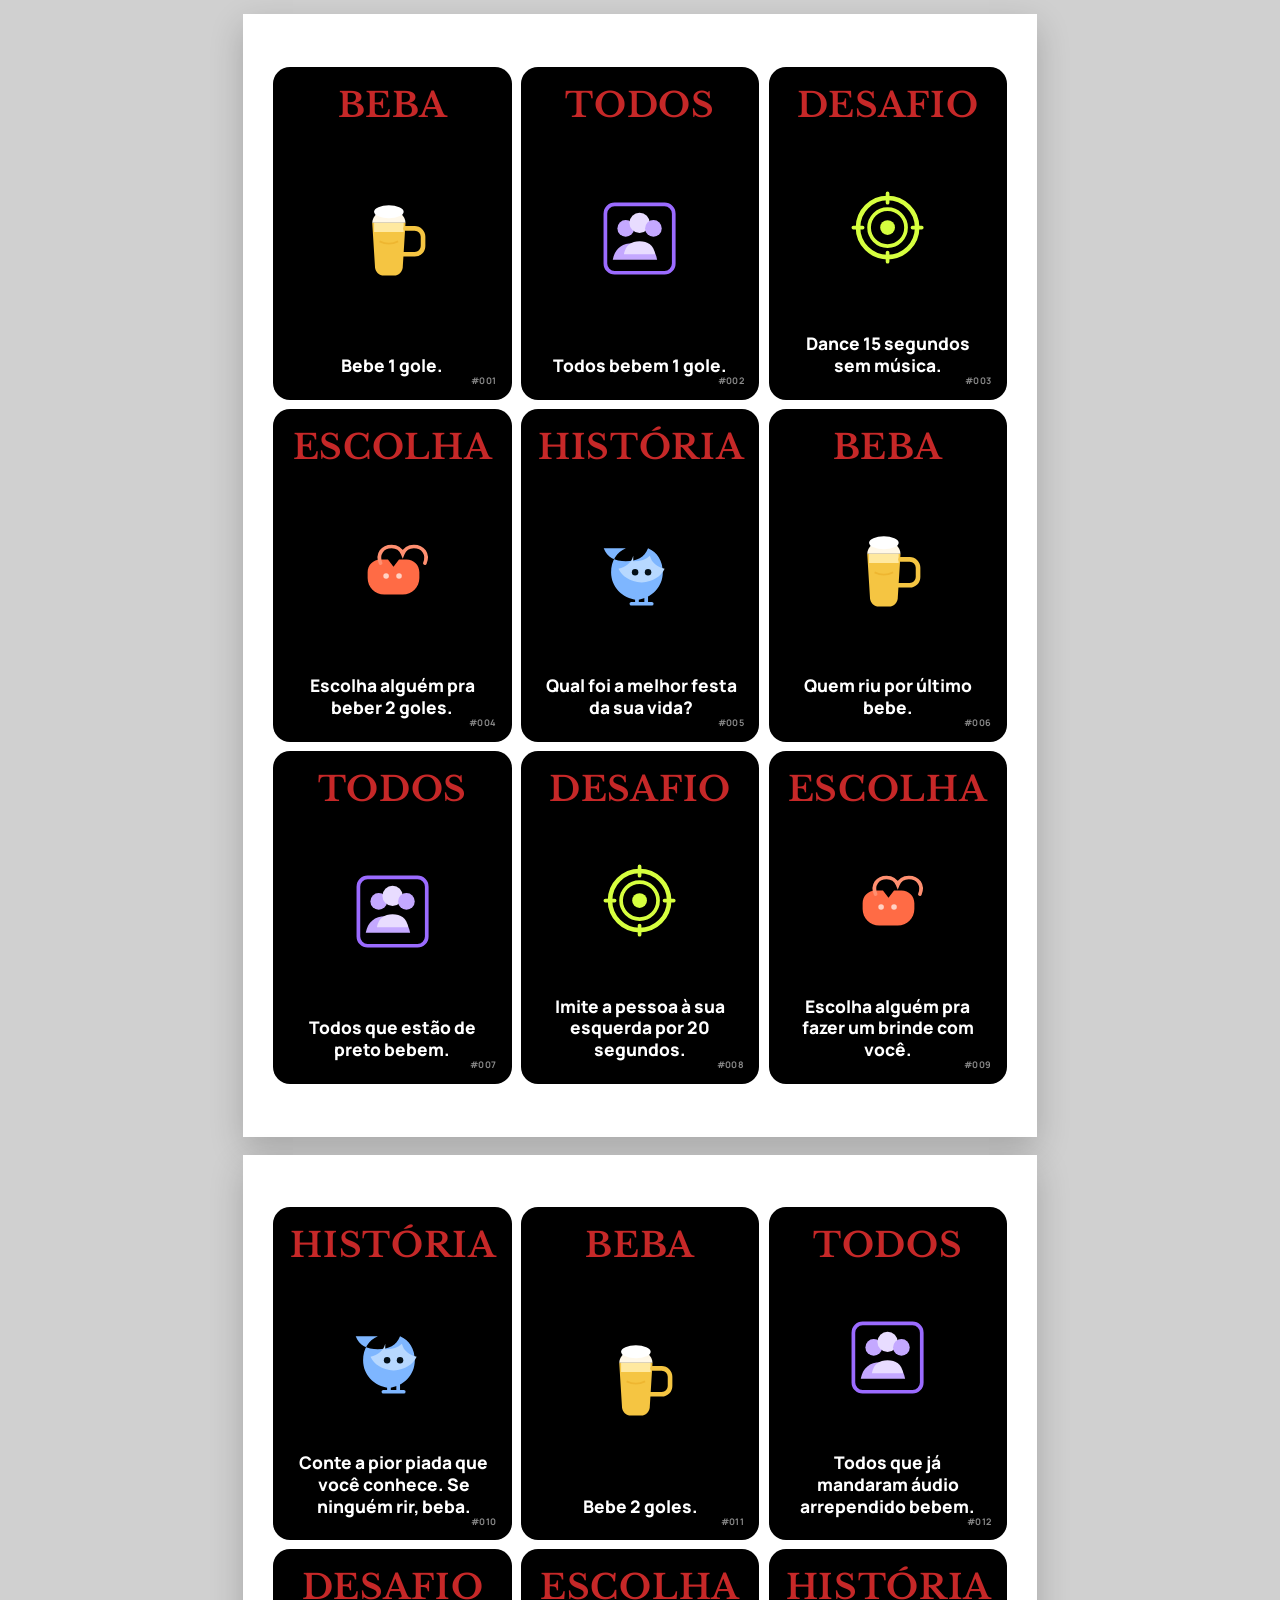
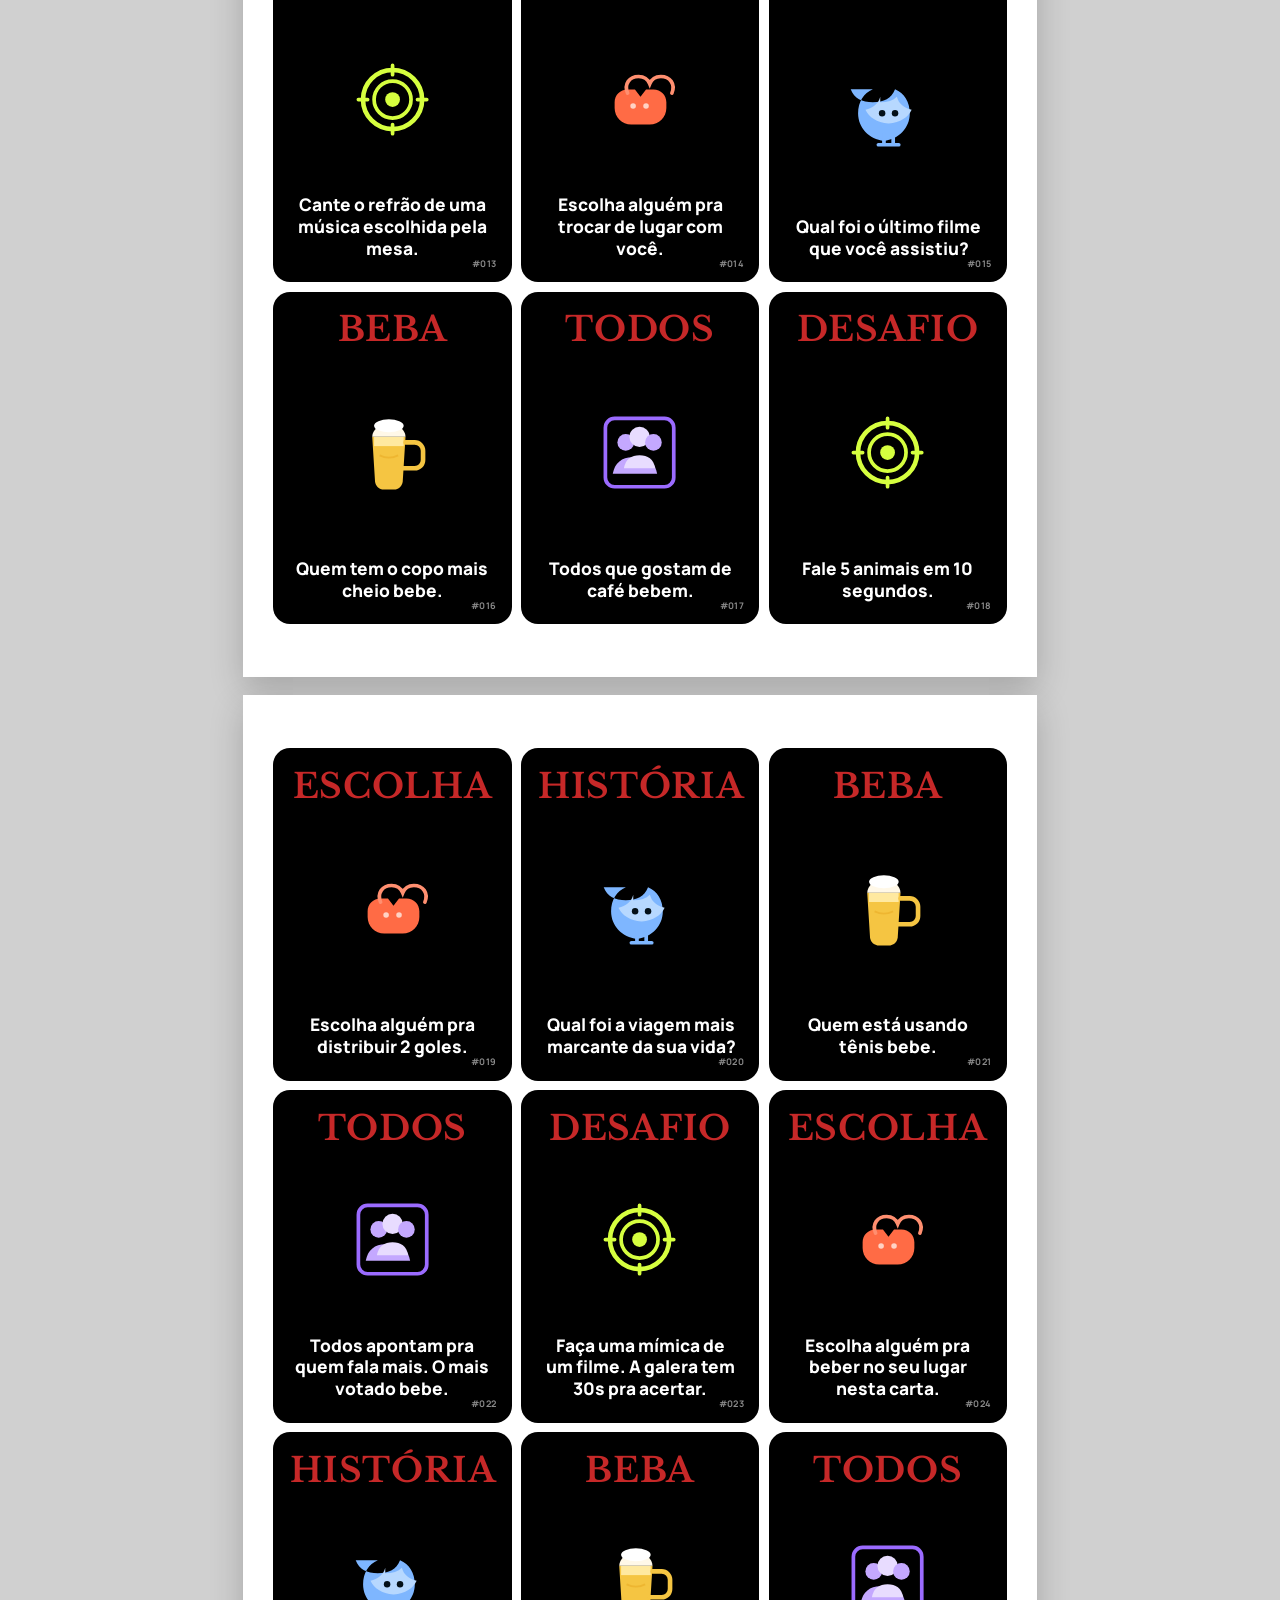
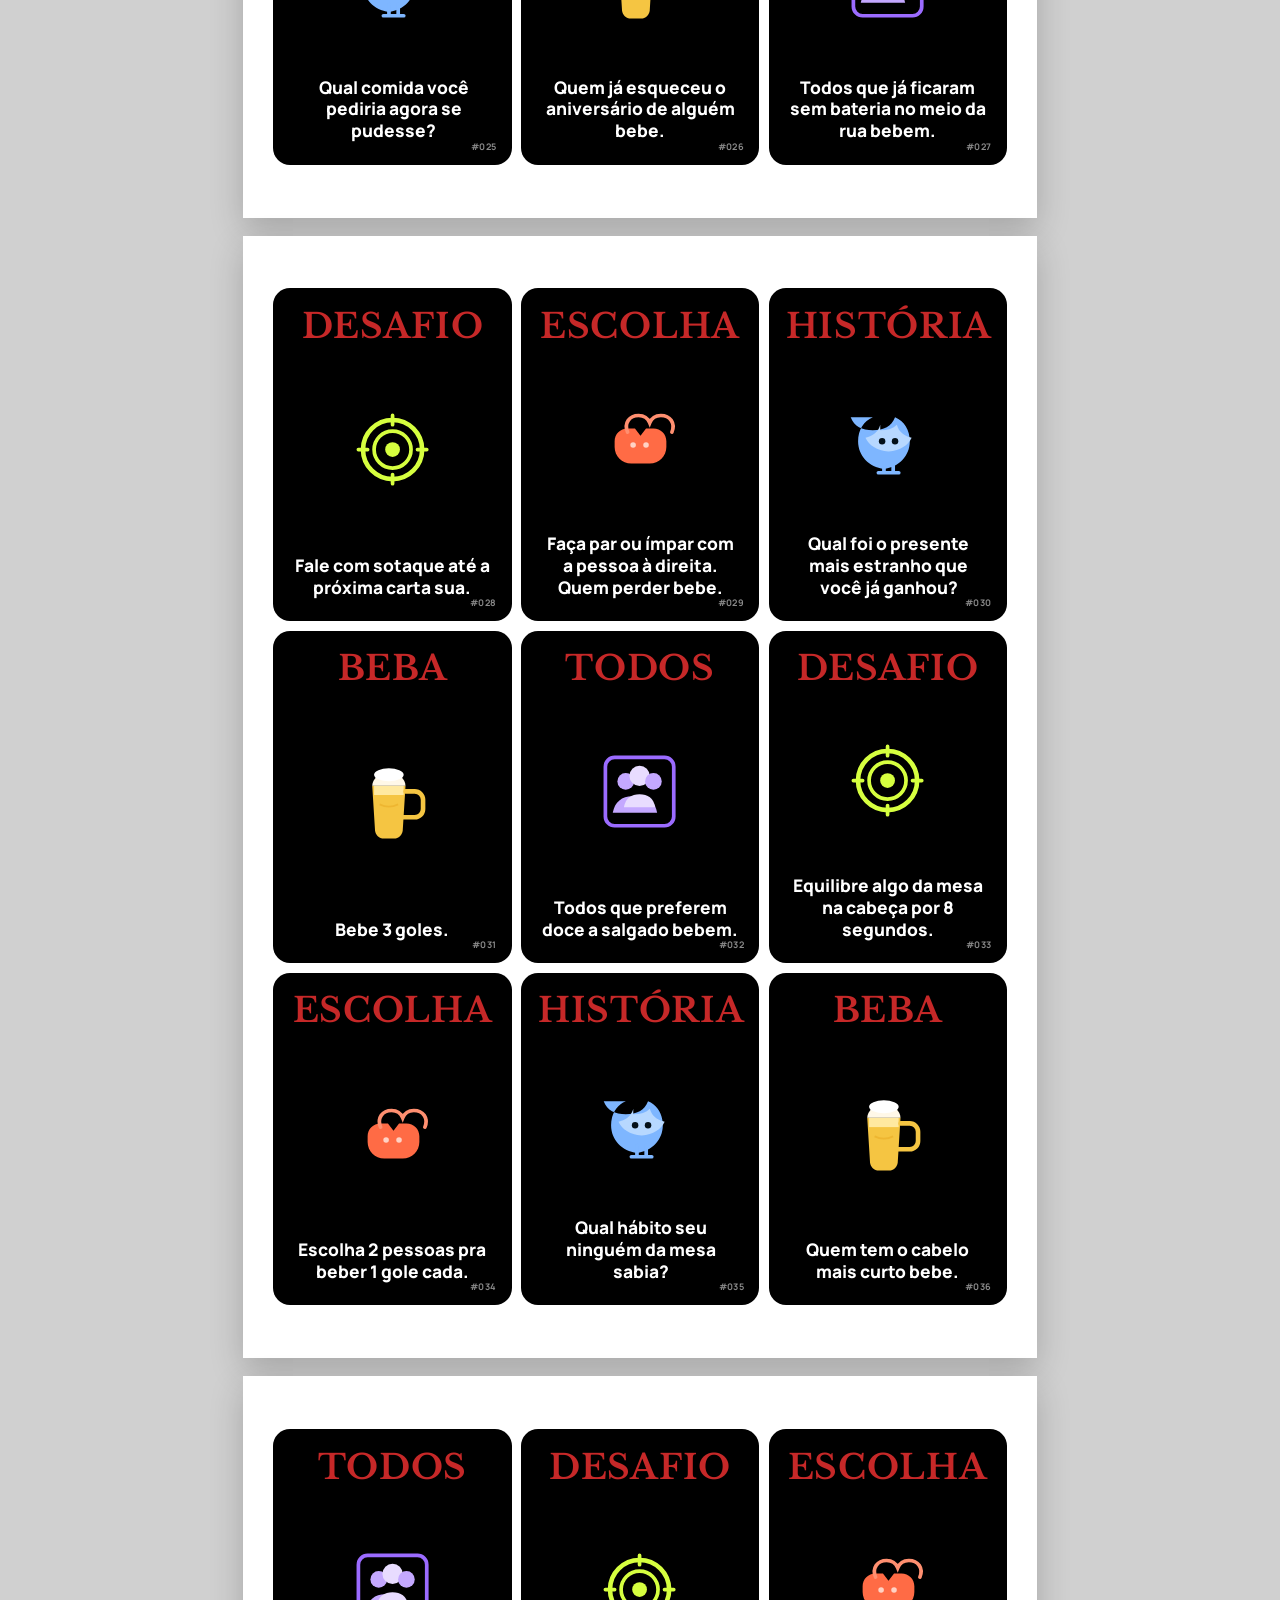
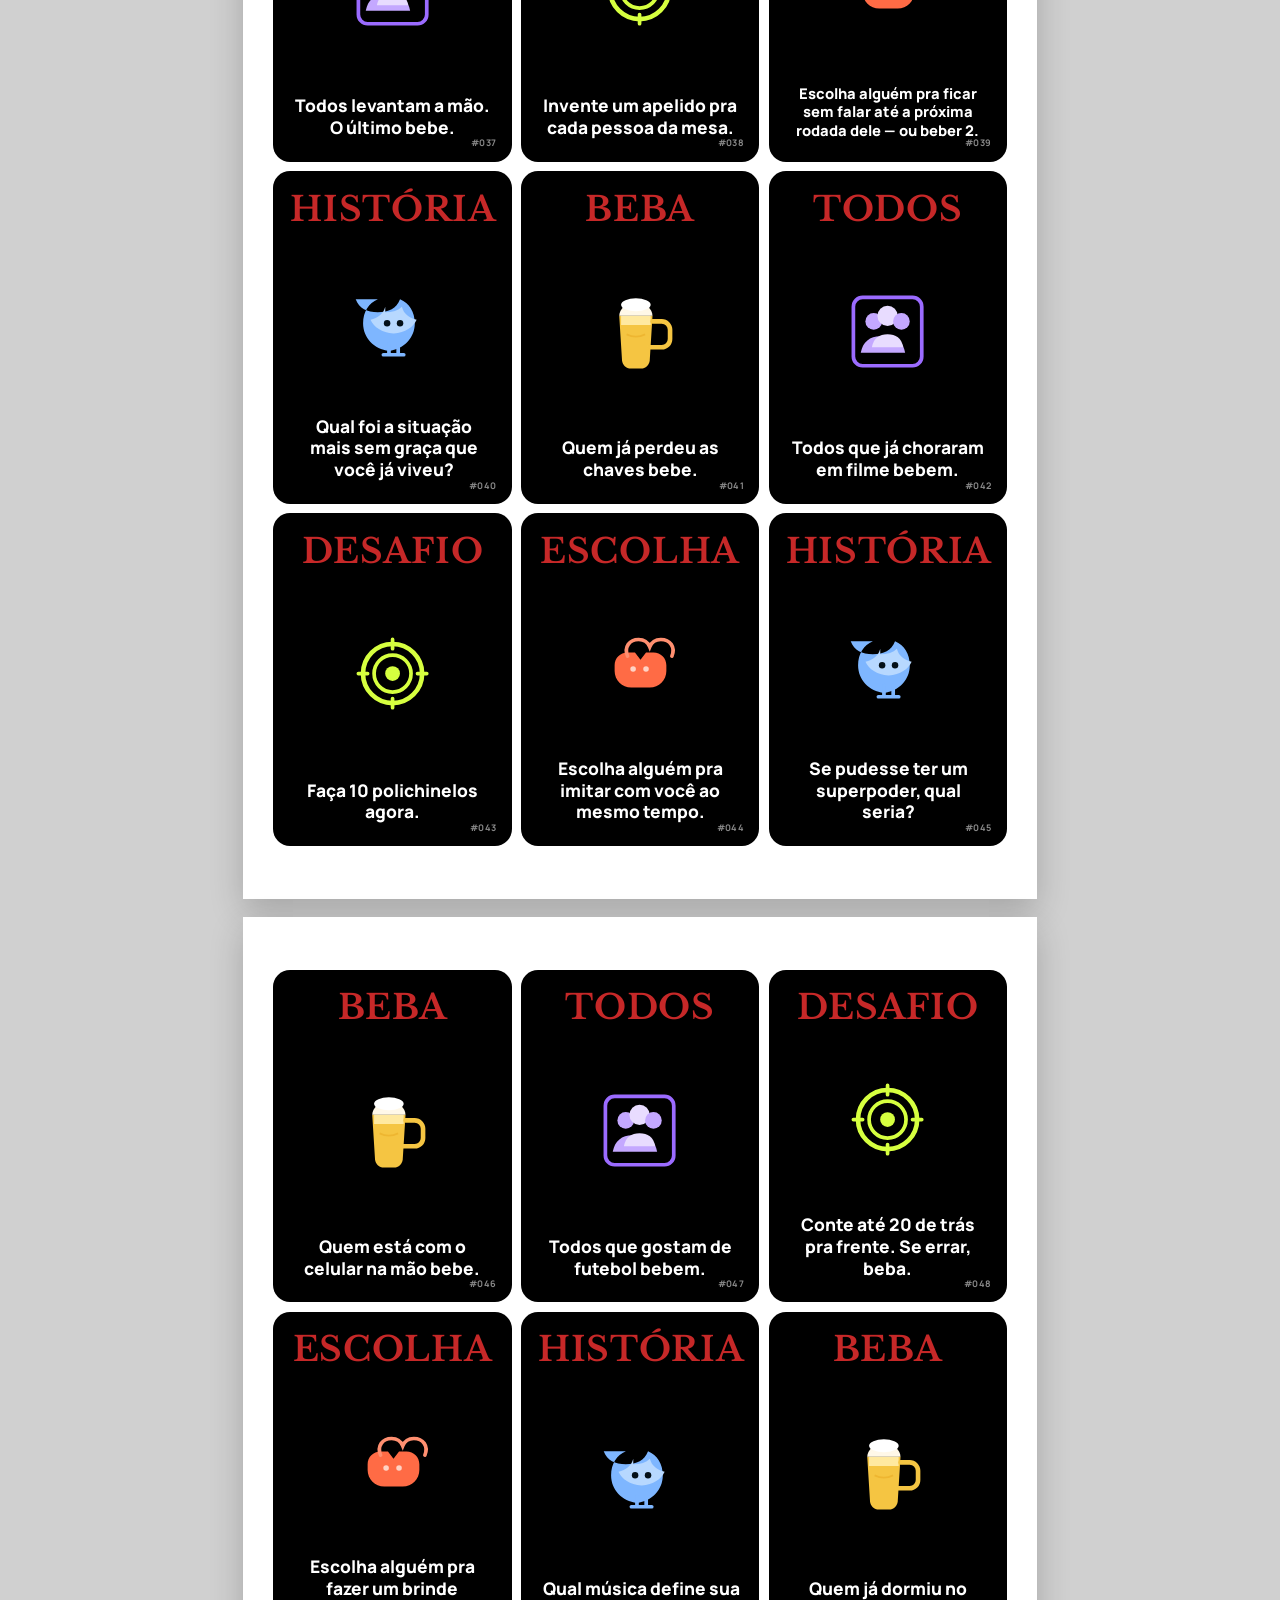
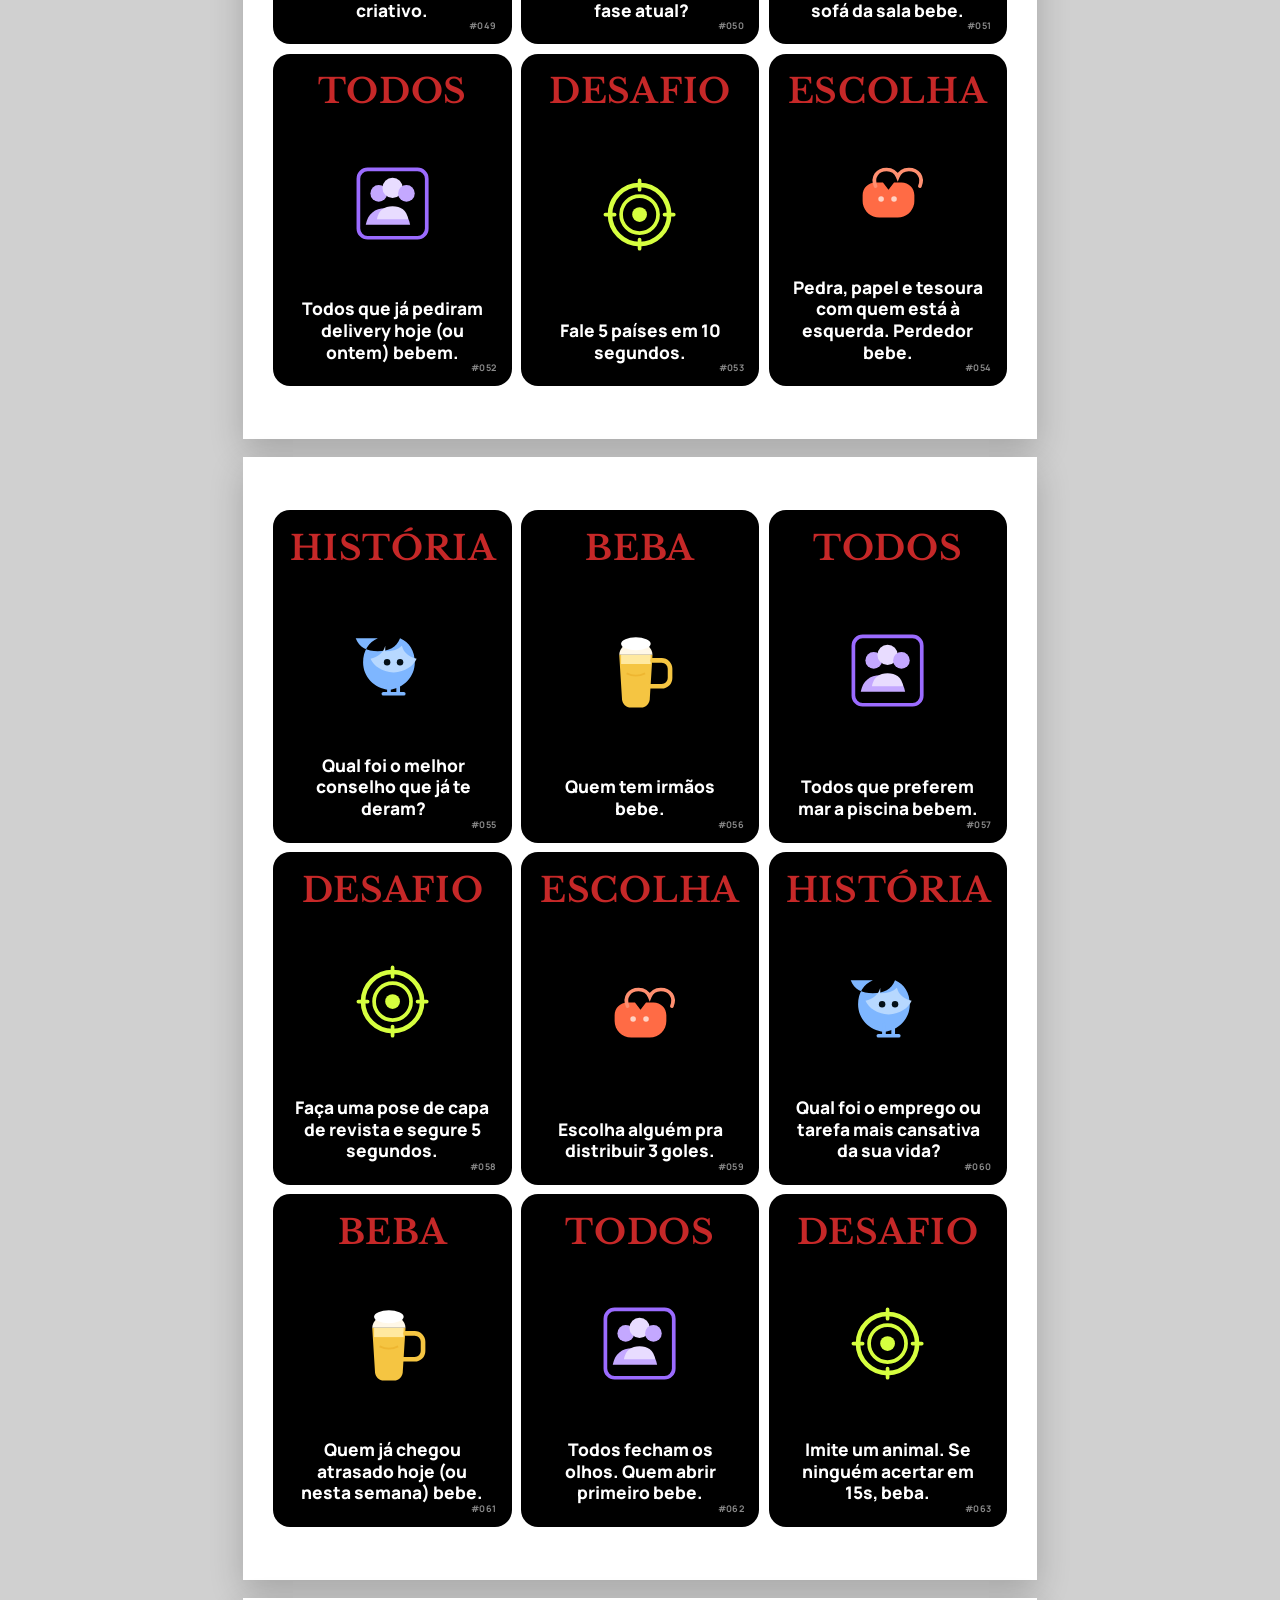
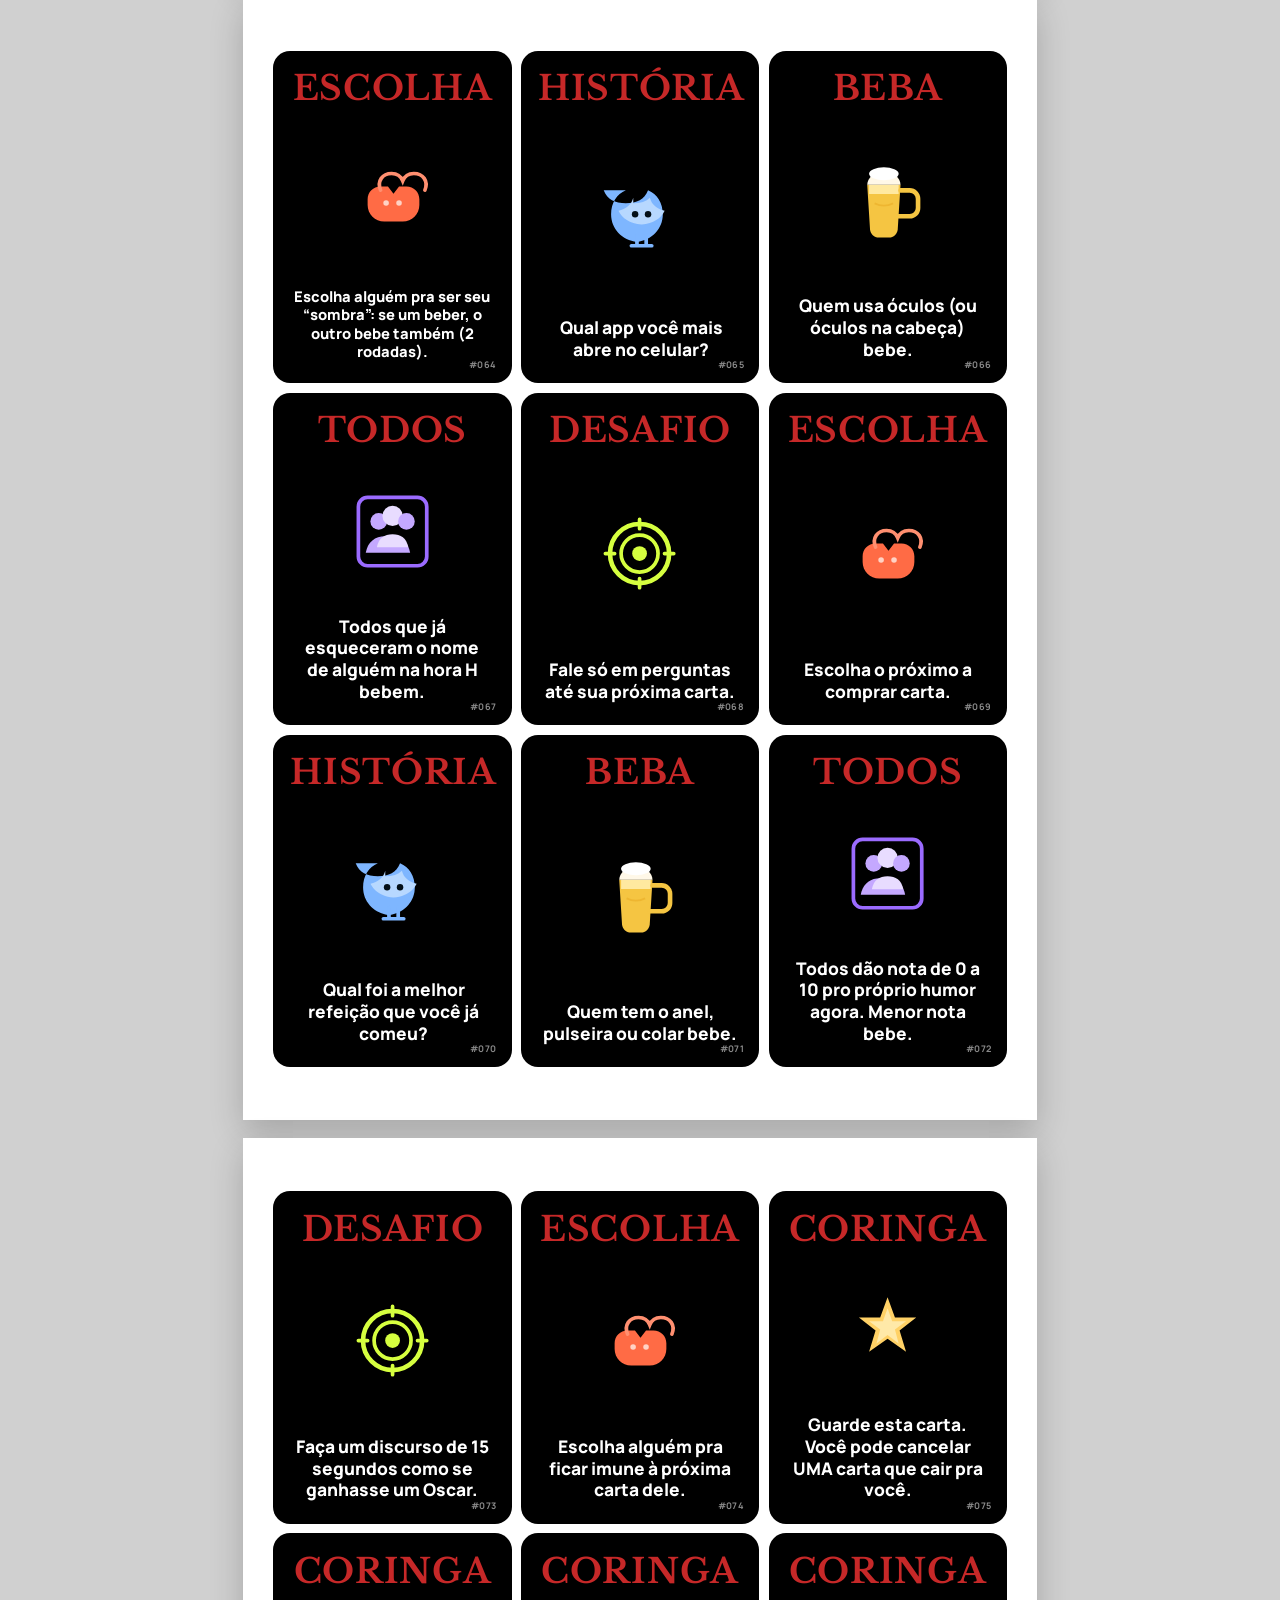
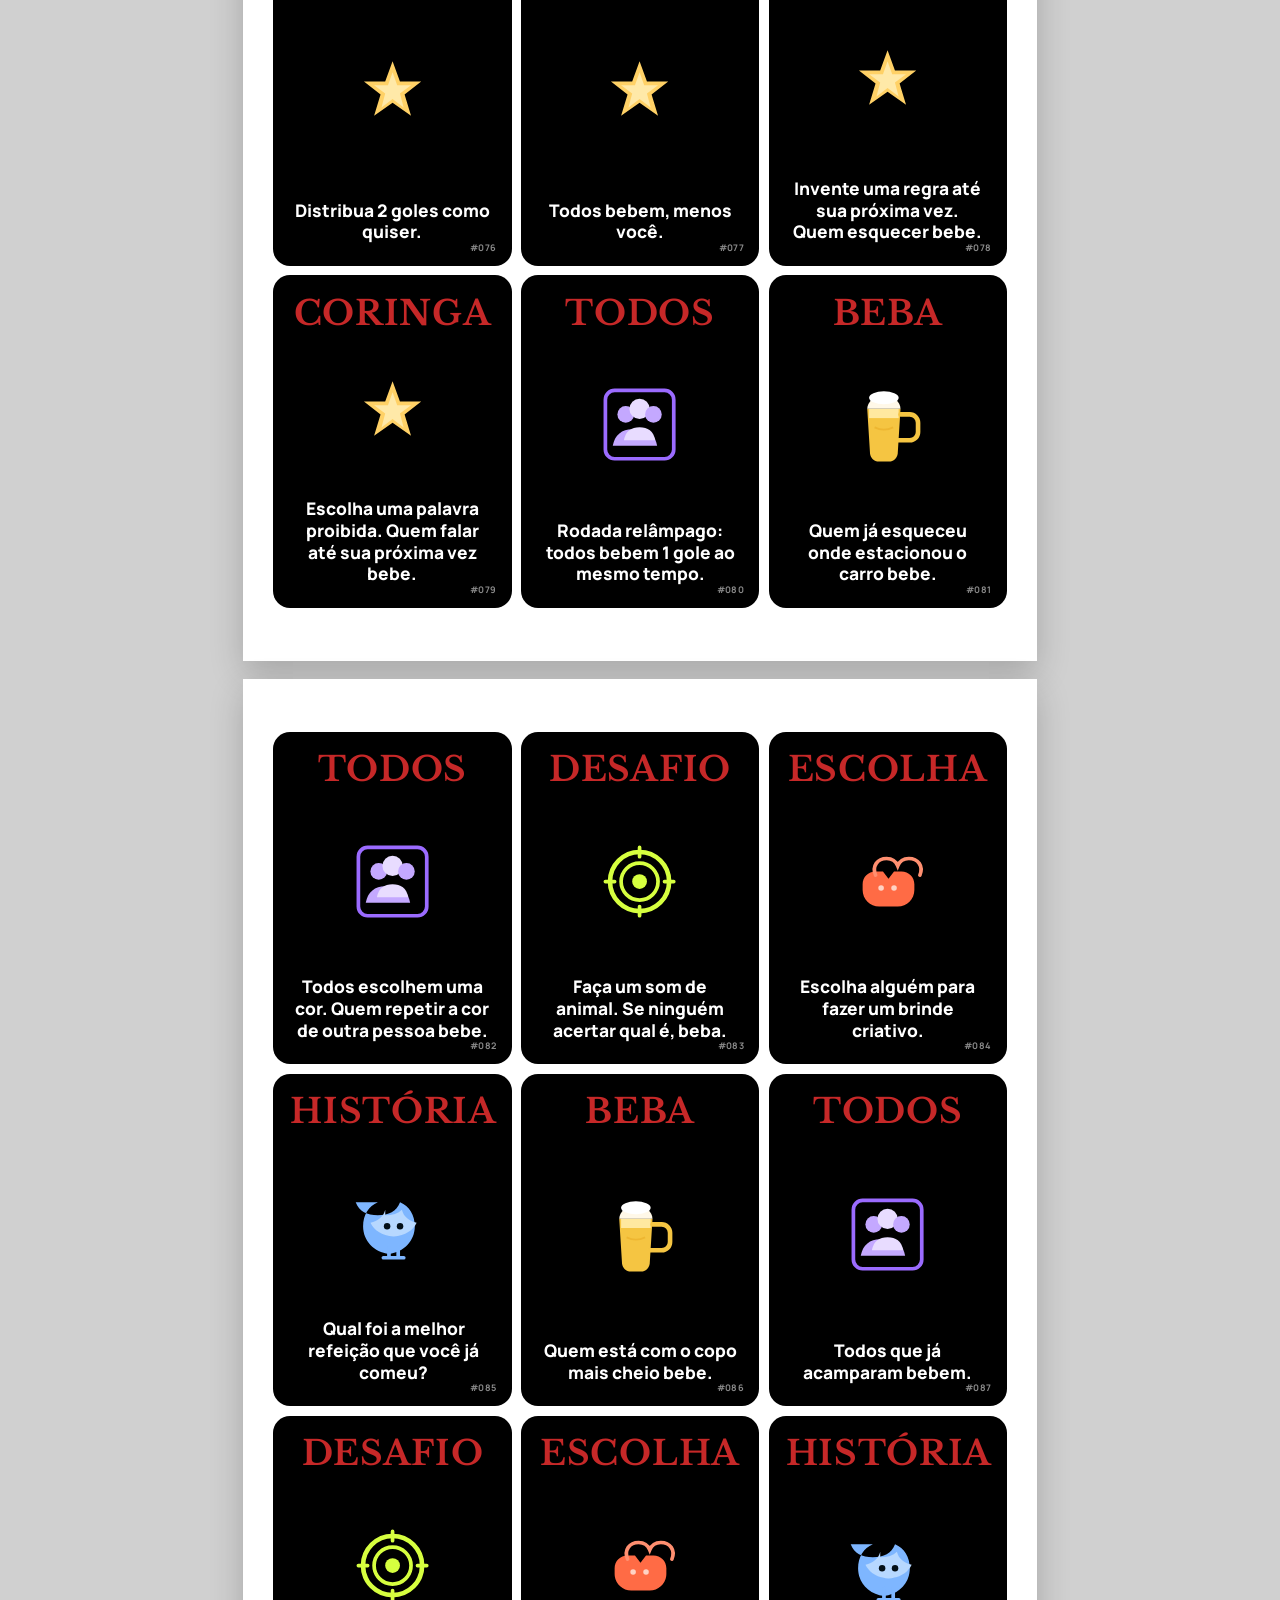
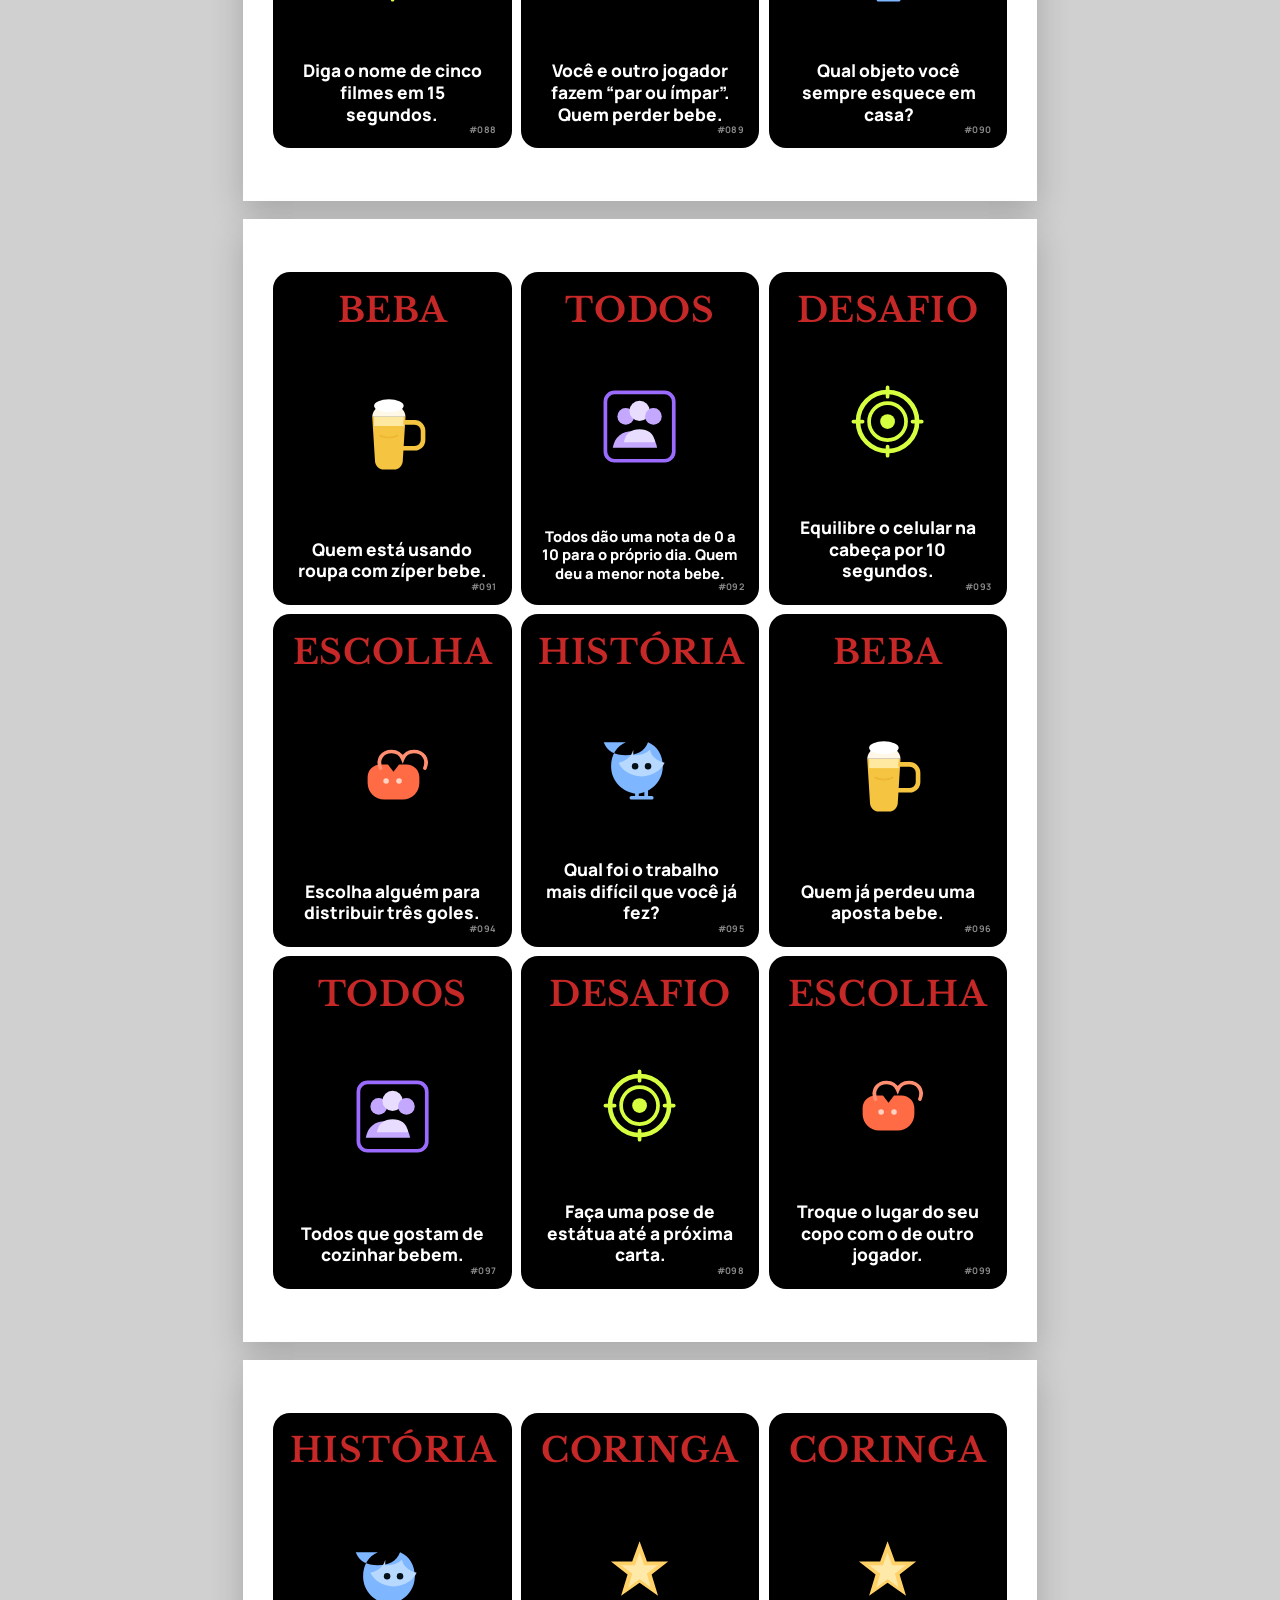
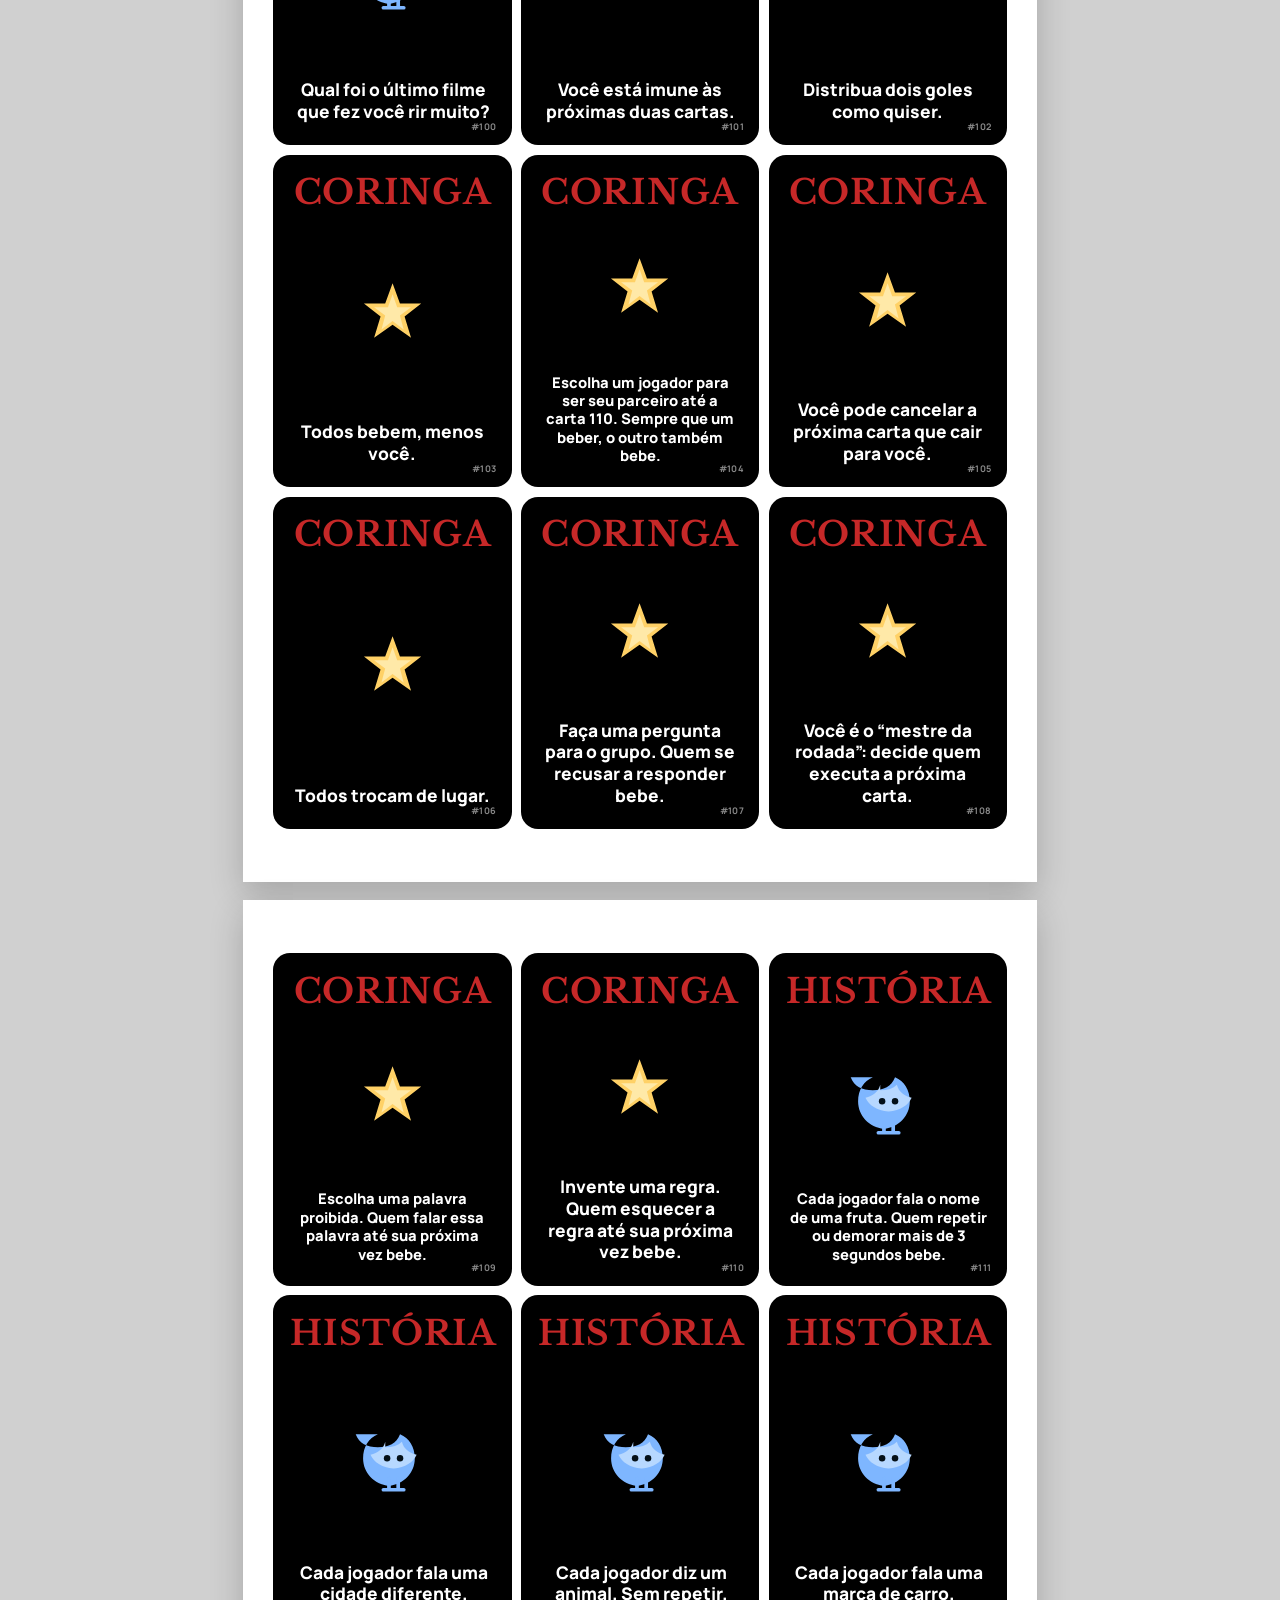
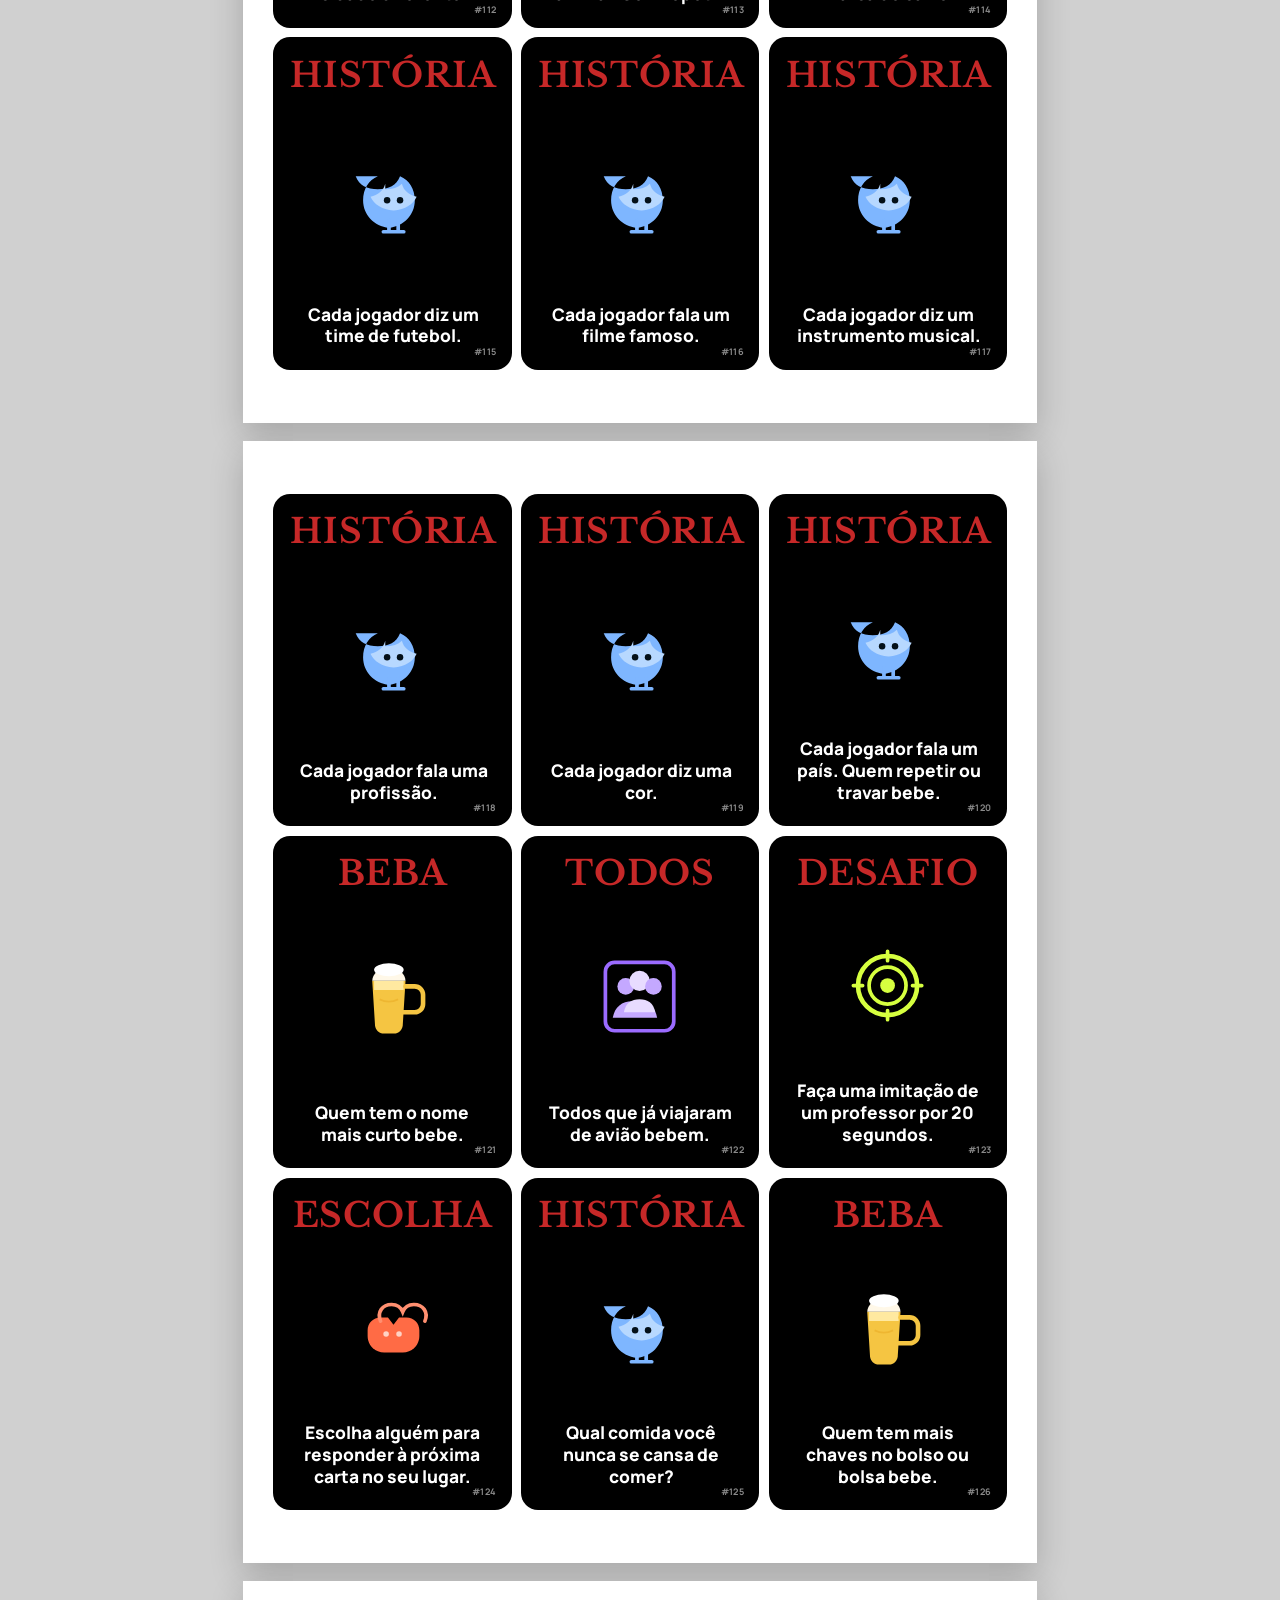
<file: print/frente.html>
<!DOCTYPE html>
<html lang="pt-BR">
<head>
  <meta charset="UTF-8" />
  <title>FAZ OU BEBE — Frente</title>
  <style>
  @import url('https://fonts.googleapis.com/css2?family=Libre+Baskerville:wght@700&family=Manrope:wght@600;700;800&display=swap');

  :root {
    --black: #000;
    --red: #C62828;
    --ink: #ffffff;
    --muted: #8a8a8a;
    --card-w: 63mm;
    --card-h: 88mm;
    --gap: 2.5mm;
    --radius: 4.5mm;
  }

  * { box-sizing: border-box; }
  html, body {
    margin: 0;
    padding: 0;
    background: #fff;
    font-family: "Manrope", system-ui, sans-serif;
    -webkit-print-color-adjust: exact;
    print-color-adjust: exact;
  }

  .sheet {
    width: 210mm;
    height: 297mm;
    padding: 14mm 8.5mm;
    display: grid;
    grid-template-columns: repeat(3, var(--card-w));
    grid-template-rows: repeat(3, var(--card-h));
    gap: var(--gap);
    justify-content: center;
    align-content: center;
    page-break-after: always;
    break-after: page;
  }
  .sheet:last-child { page-break-after: auto; break-after: auto; }

  .card {
    width: var(--card-w);
    height: var(--card-h);
    background: var(--black);
    color: var(--ink);
    border-radius: var(--radius);
    position: relative;
    overflow: hidden;
  }
  .card.empty { visibility: hidden; }

  /* —— VERSO —— */
  .card-back {
    display: flex;
    flex-direction: column;
    align-items: center;
    justify-content: center;
    text-align: center;
    padding: 6mm;
    background:
      radial-gradient(80% 60% at 50% 110%, #1a1a1a 0%, transparent 55%),
      #000;
  }
  .card-back .frame {
    position: absolute;
    inset: 3.5mm;
    border: 0.45mm solid #2a2a2a;
    border-radius: 3mm;
    pointer-events: none;
  }
  .card-back .brand {
    font-family: "Libre Baskerville", Georgia, serif;
    font-size: 9.5mm;
    line-height: 0.95;
    margin: 0;
    color: #fff;
    font-weight: 700;
  }
  .card-back .brand span { display: block; }
  .card-back .ou {
    color: var(--red);
    font-size: 5mm;
    letter-spacing: 0.2em;
    margin: 1.8mm 0 1.2mm;
  }
  .card-back .hint {
    margin-top: 6mm;
    font-size: 2.5mm;
    letter-spacing: 0.28em;
    text-transform: uppercase;
    color: var(--muted);
    font-weight: 700;
    font-family: "Manrope", sans-serif;
  }

  /* —— FRENTE —— */
  .card-front {
    display: grid;
    grid-template-rows: auto 1fr auto auto;
    padding: 5.5mm 4.5mm 4mm;
    text-align: center;
  }
  .cat {
    font-family: "Libre Baskerville", Georgia, serif;
    font-size: 9mm;
    line-height: 1;
    color: var(--red);
    font-weight: 700;
    letter-spacing: 0.02em;
    margin: 0;
  }
  .icon-wrap {
    display: flex;
    align-items: center;
    justify-content: center;
    min-height: 28mm;
    padding: 2mm 0;
  }
  .icon-wrap svg {
    width: 22mm;
    height: 22mm;
    display: block;
  }
  .texto {
    margin: 0;
    font-size: 4.6mm;
    line-height: 1.25;
    font-weight: 800;
    color: #fff;
    padding: 0 1mm 2mm;
  }
  .texto.long { font-size: 3.9mm; }
  .texto.xl { font-size: 3.4mm; }
  .num {
    position: absolute;
    right: 4mm;
    bottom: 3.2mm;
    font-size: 2.4mm;
    color: var(--muted);
    font-weight: 700;
    letter-spacing: 0.04em;
  }

  @page { size: A4; margin: 0; }

  @media screen {
    body { background: #d0d0d0; padding: 14px; }
    .sheet {
      background: #fff;
      margin: 0 auto 18px;
      box-shadow: 0 12px 32px rgba(0,0,0,.2);
    }
  }
</style>
</head>
<body>
<section class="sheet">
    <article class="card card-front">
      <h2 class="cat">BEBA</h2>
      <div class="icon-wrap"><svg viewBox="0 0 80 90" xmlns="http://www.w3.org/2000/svg" aria-hidden="true">
      <path d="M18 28h36l-3 48c-.4 5-4.5 9-9.5 9H30.5c-5 0-9.1-4-9.5-9L18 28z" fill="#F5C542"/>
      <path d="M20 28h32v10H20z" fill="#FFE9A0"/>
      <path d="M18 28c0-8 8-14 18-14s18 6 18 14" fill="#FFF8E8"/>
      <ellipse cx="36" cy="16" rx="16" ry="7" fill="#FFF"/>
      <path d="M54 34h10c5 0 9 4 9 9v10c0 5-4 9-9 9H51" fill="none" stroke="#F5C542" stroke-width="5" stroke-linecap="round"/>
      <path d="M26 48c6 3 14 3 20 0" fill="none" stroke="#E8A820" stroke-width="2" opacity=".5"/>
    </svg></div>
      <p class="texto">Bebe 1 gole.</p>
      <span class="num">#001</span>
    </article>
    <article class="card card-front">
      <h2 class="cat">TODOS</h2>
      <div class="icon-wrap"><svg viewBox="0 0 90 90" xmlns="http://www.w3.org/2000/svg" aria-hidden="true">
      <rect x="8" y="8" width="74" height="74" rx="10" fill="none" stroke="#9B6BFF" stroke-width="4"/>
      <circle cx="30" cy="34" r="9" fill="#C4A8FF"/>
      <circle cx="45" cy="28" r="11" fill="#E8DCFF"/>
      <circle cx="60" cy="34" r="9" fill="#C4A8FF"/>
      <path d="M16 68c2-12 10-18 21-18h6c11 0 19 6 21 18" fill="#C4A8FF"/>
      <path d="M28 62c2-10 8-14 17-14s15 4 17 14" fill="#E8DCFF"/>
    </svg></div>
      <p class="texto">Todos bebem 1 gole.</p>
      <span class="num">#002</span>
    </article>
    <article class="card card-front">
      <h2 class="cat">DESAFIO</h2>
      <div class="icon-wrap"><svg viewBox="0 0 90 90" xmlns="http://www.w3.org/2000/svg" aria-hidden="true">
      <circle cx="45" cy="45" r="32" fill="none" stroke="#D6FF3F" stroke-width="5"/>
      <circle cx="45" cy="45" r="20" fill="none" stroke="#D6FF3F" stroke-width="4"/>
      <circle cx="45" cy="45" r="8" fill="#D6FF3F"/>
      <path d="M45 8v10M45 72v10M8 45h10M72 45h10" stroke="#D6FF3F" stroke-width="4" stroke-linecap="round"/>
    </svg></div>
      <p class="texto">Dance 15 segundos sem música.</p>
      <span class="num">#003</span>
    </article>
    <article class="card card-front">
      <h2 class="cat">ESCOLHA</h2>
      <div class="icon-wrap"><svg viewBox="0 0 90 90" xmlns="http://www.w3.org/2000/svg" aria-hidden="true">
      <path d="M18 48c0-8 6-14 14-14h8l6 8 6-8h8c8 0 14 6 14 14v6c0 10-8 18-18 18H36c-10 0-18-8-18-18v-6z" fill="#FF6B45"/>
      <path d="M32 38c-4-10 2-18 12-18 6 0 10 3 12 8 2-5 6-8 12-8 10 0 16 8 12 18" fill="none" stroke="#FF8F70" stroke-width="4" stroke-linecap="round"/>
      <circle cx="38" cy="52" r="3" fill="#FFD2C4"/>
      <circle cx="52" cy="52" r="3" fill="#FFD2C4"/>
    </svg></div>
      <p class="texto">Escolha alguém pra beber 2 goles.</p>
      <span class="num">#004</span>
    </article>
    <article class="card card-front">
      <h2 class="cat">HISTÓRIA</h2>
      <div class="icon-wrap"><svg viewBox="0 0 90 90" xmlns="http://www.w3.org/2000/svg" aria-hidden="true">
      <path d="M28 22c-10 4-16 14-16 26 0 16 12 28 28 30 16-2 28-14 28-30 0-12-6-22-16-26-4 10-12 14-24 14s-20-4-24-14z" fill="#7EB6FF"/>
      <path d="M36 30c-2 8-8 12-16 14 4 8 12 14 25 15 13-1 21-7 25-15-8-2-14-6-16-14-4 4-10 6-18 6z" fill="#B7D8FF"/>
      <circle cx="38" cy="48" r="3.5" fill="#041018"/>
      <circle cx="52" cy="48" r="3.5" fill="#041018"/>
      <path d="M40 70v10M50 70v10" stroke="#7EB6FF" stroke-width="4" stroke-linecap="round"/>
      <path d="M34 82h22" stroke="#7EB6FF" stroke-width="4" stroke-linecap="round"/>
    </svg></div>
      <p class="texto">Qual foi a melhor festa da sua vida?</p>
      <span class="num">#005</span>
    </article>
    <article class="card card-front">
      <h2 class="cat">BEBA</h2>
      <div class="icon-wrap"><svg viewBox="0 0 80 90" xmlns="http://www.w3.org/2000/svg" aria-hidden="true">
      <path d="M18 28h36l-3 48c-.4 5-4.5 9-9.5 9H30.5c-5 0-9.1-4-9.5-9L18 28z" fill="#F5C542"/>
      <path d="M20 28h32v10H20z" fill="#FFE9A0"/>
      <path d="M18 28c0-8 8-14 18-14s18 6 18 14" fill="#FFF8E8"/>
      <ellipse cx="36" cy="16" rx="16" ry="7" fill="#FFF"/>
      <path d="M54 34h10c5 0 9 4 9 9v10c0 5-4 9-9 9H51" fill="none" stroke="#F5C542" stroke-width="5" stroke-linecap="round"/>
      <path d="M26 48c6 3 14 3 20 0" fill="none" stroke="#E8A820" stroke-width="2" opacity=".5"/>
    </svg></div>
      <p class="texto">Quem riu por último bebe.</p>
      <span class="num">#006</span>
    </article>
    <article class="card card-front">
      <h2 class="cat">TODOS</h2>
      <div class="icon-wrap"><svg viewBox="0 0 90 90" xmlns="http://www.w3.org/2000/svg" aria-hidden="true">
      <rect x="8" y="8" width="74" height="74" rx="10" fill="none" stroke="#9B6BFF" stroke-width="4"/>
      <circle cx="30" cy="34" r="9" fill="#C4A8FF"/>
      <circle cx="45" cy="28" r="11" fill="#E8DCFF"/>
      <circle cx="60" cy="34" r="9" fill="#C4A8FF"/>
      <path d="M16 68c2-12 10-18 21-18h6c11 0 19 6 21 18" fill="#C4A8FF"/>
      <path d="M28 62c2-10 8-14 17-14s15 4 17 14" fill="#E8DCFF"/>
    </svg></div>
      <p class="texto">Todos que estão de preto bebem.</p>
      <span class="num">#007</span>
    </article>
    <article class="card card-front">
      <h2 class="cat">DESAFIO</h2>
      <div class="icon-wrap"><svg viewBox="0 0 90 90" xmlns="http://www.w3.org/2000/svg" aria-hidden="true">
      <circle cx="45" cy="45" r="32" fill="none" stroke="#D6FF3F" stroke-width="5"/>
      <circle cx="45" cy="45" r="20" fill="none" stroke="#D6FF3F" stroke-width="4"/>
      <circle cx="45" cy="45" r="8" fill="#D6FF3F"/>
      <path d="M45 8v10M45 72v10M8 45h10M72 45h10" stroke="#D6FF3F" stroke-width="4" stroke-linecap="round"/>
    </svg></div>
      <p class="texto">Imite a pessoa à sua esquerda por 20 segundos.</p>
      <span class="num">#008</span>
    </article>
    <article class="card card-front">
      <h2 class="cat">ESCOLHA</h2>
      <div class="icon-wrap"><svg viewBox="0 0 90 90" xmlns="http://www.w3.org/2000/svg" aria-hidden="true">
      <path d="M18 48c0-8 6-14 14-14h8l6 8 6-8h8c8 0 14 6 14 14v6c0 10-8 18-18 18H36c-10 0-18-8-18-18v-6z" fill="#FF6B45"/>
      <path d="M32 38c-4-10 2-18 12-18 6 0 10 3 12 8 2-5 6-8 12-8 10 0 16 8 12 18" fill="none" stroke="#FF8F70" stroke-width="4" stroke-linecap="round"/>
      <circle cx="38" cy="52" r="3" fill="#FFD2C4"/>
      <circle cx="52" cy="52" r="3" fill="#FFD2C4"/>
    </svg></div>
      <p class="texto">Escolha alguém pra fazer um brinde com você.</p>
      <span class="num">#009</span>
    </article></section>
<section class="sheet">
    <article class="card card-front">
      <h2 class="cat">HISTÓRIA</h2>
      <div class="icon-wrap"><svg viewBox="0 0 90 90" xmlns="http://www.w3.org/2000/svg" aria-hidden="true">
      <path d="M28 22c-10 4-16 14-16 26 0 16 12 28 28 30 16-2 28-14 28-30 0-12-6-22-16-26-4 10-12 14-24 14s-20-4-24-14z" fill="#7EB6FF"/>
      <path d="M36 30c-2 8-8 12-16 14 4 8 12 14 25 15 13-1 21-7 25-15-8-2-14-6-16-14-4 4-10 6-18 6z" fill="#B7D8FF"/>
      <circle cx="38" cy="48" r="3.5" fill="#041018"/>
      <circle cx="52" cy="48" r="3.5" fill="#041018"/>
      <path d="M40 70v10M50 70v10" stroke="#7EB6FF" stroke-width="4" stroke-linecap="round"/>
      <path d="M34 82h22" stroke="#7EB6FF" stroke-width="4" stroke-linecap="round"/>
    </svg></div>
      <p class="texto">Conte a pior piada que você conhece. Se ninguém rir, beba.</p>
      <span class="num">#010</span>
    </article>
    <article class="card card-front">
      <h2 class="cat">BEBA</h2>
      <div class="icon-wrap"><svg viewBox="0 0 80 90" xmlns="http://www.w3.org/2000/svg" aria-hidden="true">
      <path d="M18 28h36l-3 48c-.4 5-4.5 9-9.5 9H30.5c-5 0-9.1-4-9.5-9L18 28z" fill="#F5C542"/>
      <path d="M20 28h32v10H20z" fill="#FFE9A0"/>
      <path d="M18 28c0-8 8-14 18-14s18 6 18 14" fill="#FFF8E8"/>
      <ellipse cx="36" cy="16" rx="16" ry="7" fill="#FFF"/>
      <path d="M54 34h10c5 0 9 4 9 9v10c0 5-4 9-9 9H51" fill="none" stroke="#F5C542" stroke-width="5" stroke-linecap="round"/>
      <path d="M26 48c6 3 14 3 20 0" fill="none" stroke="#E8A820" stroke-width="2" opacity=".5"/>
    </svg></div>
      <p class="texto">Bebe 2 goles.</p>
      <span class="num">#011</span>
    </article>
    <article class="card card-front">
      <h2 class="cat">TODOS</h2>
      <div class="icon-wrap"><svg viewBox="0 0 90 90" xmlns="http://www.w3.org/2000/svg" aria-hidden="true">
      <rect x="8" y="8" width="74" height="74" rx="10" fill="none" stroke="#9B6BFF" stroke-width="4"/>
      <circle cx="30" cy="34" r="9" fill="#C4A8FF"/>
      <circle cx="45" cy="28" r="11" fill="#E8DCFF"/>
      <circle cx="60" cy="34" r="9" fill="#C4A8FF"/>
      <path d="M16 68c2-12 10-18 21-18h6c11 0 19 6 21 18" fill="#C4A8FF"/>
      <path d="M28 62c2-10 8-14 17-14s15 4 17 14" fill="#E8DCFF"/>
    </svg></div>
      <p class="texto">Todos que já mandaram áudio arrependido bebem.</p>
      <span class="num">#012</span>
    </article>
    <article class="card card-front">
      <h2 class="cat">DESAFIO</h2>
      <div class="icon-wrap"><svg viewBox="0 0 90 90" xmlns="http://www.w3.org/2000/svg" aria-hidden="true">
      <circle cx="45" cy="45" r="32" fill="none" stroke="#D6FF3F" stroke-width="5"/>
      <circle cx="45" cy="45" r="20" fill="none" stroke="#D6FF3F" stroke-width="4"/>
      <circle cx="45" cy="45" r="8" fill="#D6FF3F"/>
      <path d="M45 8v10M45 72v10M8 45h10M72 45h10" stroke="#D6FF3F" stroke-width="4" stroke-linecap="round"/>
    </svg></div>
      <p class="texto">Cante o refrão de uma música escolhida pela mesa.</p>
      <span class="num">#013</span>
    </article>
    <article class="card card-front">
      <h2 class="cat">ESCOLHA</h2>
      <div class="icon-wrap"><svg viewBox="0 0 90 90" xmlns="http://www.w3.org/2000/svg" aria-hidden="true">
      <path d="M18 48c0-8 6-14 14-14h8l6 8 6-8h8c8 0 14 6 14 14v6c0 10-8 18-18 18H36c-10 0-18-8-18-18v-6z" fill="#FF6B45"/>
      <path d="M32 38c-4-10 2-18 12-18 6 0 10 3 12 8 2-5 6-8 12-8 10 0 16 8 12 18" fill="none" stroke="#FF8F70" stroke-width="4" stroke-linecap="round"/>
      <circle cx="38" cy="52" r="3" fill="#FFD2C4"/>
      <circle cx="52" cy="52" r="3" fill="#FFD2C4"/>
    </svg></div>
      <p class="texto">Escolha alguém pra trocar de lugar com você.</p>
      <span class="num">#014</span>
    </article>
    <article class="card card-front">
      <h2 class="cat">HISTÓRIA</h2>
      <div class="icon-wrap"><svg viewBox="0 0 90 90" xmlns="http://www.w3.org/2000/svg" aria-hidden="true">
      <path d="M28 22c-10 4-16 14-16 26 0 16 12 28 28 30 16-2 28-14 28-30 0-12-6-22-16-26-4 10-12 14-24 14s-20-4-24-14z" fill="#7EB6FF"/>
      <path d="M36 30c-2 8-8 12-16 14 4 8 12 14 25 15 13-1 21-7 25-15-8-2-14-6-16-14-4 4-10 6-18 6z" fill="#B7D8FF"/>
      <circle cx="38" cy="48" r="3.5" fill="#041018"/>
      <circle cx="52" cy="48" r="3.5" fill="#041018"/>
      <path d="M40 70v10M50 70v10" stroke="#7EB6FF" stroke-width="4" stroke-linecap="round"/>
      <path d="M34 82h22" stroke="#7EB6FF" stroke-width="4" stroke-linecap="round"/>
    </svg></div>
      <p class="texto">Qual foi o último filme que você assistiu?</p>
      <span class="num">#015</span>
    </article>
    <article class="card card-front">
      <h2 class="cat">BEBA</h2>
      <div class="icon-wrap"><svg viewBox="0 0 80 90" xmlns="http://www.w3.org/2000/svg" aria-hidden="true">
      <path d="M18 28h36l-3 48c-.4 5-4.5 9-9.5 9H30.5c-5 0-9.1-4-9.5-9L18 28z" fill="#F5C542"/>
      <path d="M20 28h32v10H20z" fill="#FFE9A0"/>
      <path d="M18 28c0-8 8-14 18-14s18 6 18 14" fill="#FFF8E8"/>
      <ellipse cx="36" cy="16" rx="16" ry="7" fill="#FFF"/>
      <path d="M54 34h10c5 0 9 4 9 9v10c0 5-4 9-9 9H51" fill="none" stroke="#F5C542" stroke-width="5" stroke-linecap="round"/>
      <path d="M26 48c6 3 14 3 20 0" fill="none" stroke="#E8A820" stroke-width="2" opacity=".5"/>
    </svg></div>
      <p class="texto">Quem tem o copo mais cheio bebe.</p>
      <span class="num">#016</span>
    </article>
    <article class="card card-front">
      <h2 class="cat">TODOS</h2>
      <div class="icon-wrap"><svg viewBox="0 0 90 90" xmlns="http://www.w3.org/2000/svg" aria-hidden="true">
      <rect x="8" y="8" width="74" height="74" rx="10" fill="none" stroke="#9B6BFF" stroke-width="4"/>
      <circle cx="30" cy="34" r="9" fill="#C4A8FF"/>
      <circle cx="45" cy="28" r="11" fill="#E8DCFF"/>
      <circle cx="60" cy="34" r="9" fill="#C4A8FF"/>
      <path d="M16 68c2-12 10-18 21-18h6c11 0 19 6 21 18" fill="#C4A8FF"/>
      <path d="M28 62c2-10 8-14 17-14s15 4 17 14" fill="#E8DCFF"/>
    </svg></div>
      <p class="texto">Todos que gostam de café bebem.</p>
      <span class="num">#017</span>
    </article>
    <article class="card card-front">
      <h2 class="cat">DESAFIO</h2>
      <div class="icon-wrap"><svg viewBox="0 0 90 90" xmlns="http://www.w3.org/2000/svg" aria-hidden="true">
      <circle cx="45" cy="45" r="32" fill="none" stroke="#D6FF3F" stroke-width="5"/>
      <circle cx="45" cy="45" r="20" fill="none" stroke="#D6FF3F" stroke-width="4"/>
      <circle cx="45" cy="45" r="8" fill="#D6FF3F"/>
      <path d="M45 8v10M45 72v10M8 45h10M72 45h10" stroke="#D6FF3F" stroke-width="4" stroke-linecap="round"/>
    </svg></div>
      <p class="texto">Fale 5 animais em 10 segundos.</p>
      <span class="num">#018</span>
    </article></section>
<section class="sheet">
    <article class="card card-front">
      <h2 class="cat">ESCOLHA</h2>
      <div class="icon-wrap"><svg viewBox="0 0 90 90" xmlns="http://www.w3.org/2000/svg" aria-hidden="true">
      <path d="M18 48c0-8 6-14 14-14h8l6 8 6-8h8c8 0 14 6 14 14v6c0 10-8 18-18 18H36c-10 0-18-8-18-18v-6z" fill="#FF6B45"/>
      <path d="M32 38c-4-10 2-18 12-18 6 0 10 3 12 8 2-5 6-8 12-8 10 0 16 8 12 18" fill="none" stroke="#FF8F70" stroke-width="4" stroke-linecap="round"/>
      <circle cx="38" cy="52" r="3" fill="#FFD2C4"/>
      <circle cx="52" cy="52" r="3" fill="#FFD2C4"/>
    </svg></div>
      <p class="texto">Escolha alguém pra distribuir 2 goles.</p>
      <span class="num">#019</span>
    </article>
    <article class="card card-front">
      <h2 class="cat">HISTÓRIA</h2>
      <div class="icon-wrap"><svg viewBox="0 0 90 90" xmlns="http://www.w3.org/2000/svg" aria-hidden="true">
      <path d="M28 22c-10 4-16 14-16 26 0 16 12 28 28 30 16-2 28-14 28-30 0-12-6-22-16-26-4 10-12 14-24 14s-20-4-24-14z" fill="#7EB6FF"/>
      <path d="M36 30c-2 8-8 12-16 14 4 8 12 14 25 15 13-1 21-7 25-15-8-2-14-6-16-14-4 4-10 6-18 6z" fill="#B7D8FF"/>
      <circle cx="38" cy="48" r="3.5" fill="#041018"/>
      <circle cx="52" cy="48" r="3.5" fill="#041018"/>
      <path d="M40 70v10M50 70v10" stroke="#7EB6FF" stroke-width="4" stroke-linecap="round"/>
      <path d="M34 82h22" stroke="#7EB6FF" stroke-width="4" stroke-linecap="round"/>
    </svg></div>
      <p class="texto">Qual foi a viagem mais marcante da sua vida?</p>
      <span class="num">#020</span>
    </article>
    <article class="card card-front">
      <h2 class="cat">BEBA</h2>
      <div class="icon-wrap"><svg viewBox="0 0 80 90" xmlns="http://www.w3.org/2000/svg" aria-hidden="true">
      <path d="M18 28h36l-3 48c-.4 5-4.5 9-9.5 9H30.5c-5 0-9.1-4-9.5-9L18 28z" fill="#F5C542"/>
      <path d="M20 28h32v10H20z" fill="#FFE9A0"/>
      <path d="M18 28c0-8 8-14 18-14s18 6 18 14" fill="#FFF8E8"/>
      <ellipse cx="36" cy="16" rx="16" ry="7" fill="#FFF"/>
      <path d="M54 34h10c5 0 9 4 9 9v10c0 5-4 9-9 9H51" fill="none" stroke="#F5C542" stroke-width="5" stroke-linecap="round"/>
      <path d="M26 48c6 3 14 3 20 0" fill="none" stroke="#E8A820" stroke-width="2" opacity=".5"/>
    </svg></div>
      <p class="texto">Quem está usando tênis bebe.</p>
      <span class="num">#021</span>
    </article>
    <article class="card card-front">
      <h2 class="cat">TODOS</h2>
      <div class="icon-wrap"><svg viewBox="0 0 90 90" xmlns="http://www.w3.org/2000/svg" aria-hidden="true">
      <rect x="8" y="8" width="74" height="74" rx="10" fill="none" stroke="#9B6BFF" stroke-width="4"/>
      <circle cx="30" cy="34" r="9" fill="#C4A8FF"/>
      <circle cx="45" cy="28" r="11" fill="#E8DCFF"/>
      <circle cx="60" cy="34" r="9" fill="#C4A8FF"/>
      <path d="M16 68c2-12 10-18 21-18h6c11 0 19 6 21 18" fill="#C4A8FF"/>
      <path d="M28 62c2-10 8-14 17-14s15 4 17 14" fill="#E8DCFF"/>
    </svg></div>
      <p class="texto">Todos apontam pra quem fala mais. O mais votado bebe.</p>
      <span class="num">#022</span>
    </article>
    <article class="card card-front">
      <h2 class="cat">DESAFIO</h2>
      <div class="icon-wrap"><svg viewBox="0 0 90 90" xmlns="http://www.w3.org/2000/svg" aria-hidden="true">
      <circle cx="45" cy="45" r="32" fill="none" stroke="#D6FF3F" stroke-width="5"/>
      <circle cx="45" cy="45" r="20" fill="none" stroke="#D6FF3F" stroke-width="4"/>
      <circle cx="45" cy="45" r="8" fill="#D6FF3F"/>
      <path d="M45 8v10M45 72v10M8 45h10M72 45h10" stroke="#D6FF3F" stroke-width="4" stroke-linecap="round"/>
    </svg></div>
      <p class="texto">Faça uma mímica de um filme. A galera tem 30s pra acertar.</p>
      <span class="num">#023</span>
    </article>
    <article class="card card-front">
      <h2 class="cat">ESCOLHA</h2>
      <div class="icon-wrap"><svg viewBox="0 0 90 90" xmlns="http://www.w3.org/2000/svg" aria-hidden="true">
      <path d="M18 48c0-8 6-14 14-14h8l6 8 6-8h8c8 0 14 6 14 14v6c0 10-8 18-18 18H36c-10 0-18-8-18-18v-6z" fill="#FF6B45"/>
      <path d="M32 38c-4-10 2-18 12-18 6 0 10 3 12 8 2-5 6-8 12-8 10 0 16 8 12 18" fill="none" stroke="#FF8F70" stroke-width="4" stroke-linecap="round"/>
      <circle cx="38" cy="52" r="3" fill="#FFD2C4"/>
      <circle cx="52" cy="52" r="3" fill="#FFD2C4"/>
    </svg></div>
      <p class="texto">Escolha alguém pra beber no seu lugar nesta carta.</p>
      <span class="num">#024</span>
    </article>
    <article class="card card-front">
      <h2 class="cat">HISTÓRIA</h2>
      <div class="icon-wrap"><svg viewBox="0 0 90 90" xmlns="http://www.w3.org/2000/svg" aria-hidden="true">
      <path d="M28 22c-10 4-16 14-16 26 0 16 12 28 28 30 16-2 28-14 28-30 0-12-6-22-16-26-4 10-12 14-24 14s-20-4-24-14z" fill="#7EB6FF"/>
      <path d="M36 30c-2 8-8 12-16 14 4 8 12 14 25 15 13-1 21-7 25-15-8-2-14-6-16-14-4 4-10 6-18 6z" fill="#B7D8FF"/>
      <circle cx="38" cy="48" r="3.5" fill="#041018"/>
      <circle cx="52" cy="48" r="3.5" fill="#041018"/>
      <path d="M40 70v10M50 70v10" stroke="#7EB6FF" stroke-width="4" stroke-linecap="round"/>
      <path d="M34 82h22" stroke="#7EB6FF" stroke-width="4" stroke-linecap="round"/>
    </svg></div>
      <p class="texto">Qual comida você pediria agora se pudesse?</p>
      <span class="num">#025</span>
    </article>
    <article class="card card-front">
      <h2 class="cat">BEBA</h2>
      <div class="icon-wrap"><svg viewBox="0 0 80 90" xmlns="http://www.w3.org/2000/svg" aria-hidden="true">
      <path d="M18 28h36l-3 48c-.4 5-4.5 9-9.5 9H30.5c-5 0-9.1-4-9.5-9L18 28z" fill="#F5C542"/>
      <path d="M20 28h32v10H20z" fill="#FFE9A0"/>
      <path d="M18 28c0-8 8-14 18-14s18 6 18 14" fill="#FFF8E8"/>
      <ellipse cx="36" cy="16" rx="16" ry="7" fill="#FFF"/>
      <path d="M54 34h10c5 0 9 4 9 9v10c0 5-4 9-9 9H51" fill="none" stroke="#F5C542" stroke-width="5" stroke-linecap="round"/>
      <path d="M26 48c6 3 14 3 20 0" fill="none" stroke="#E8A820" stroke-width="2" opacity=".5"/>
    </svg></div>
      <p class="texto">Quem já esqueceu o aniversário de alguém bebe.</p>
      <span class="num">#026</span>
    </article>
    <article class="card card-front">
      <h2 class="cat">TODOS</h2>
      <div class="icon-wrap"><svg viewBox="0 0 90 90" xmlns="http://www.w3.org/2000/svg" aria-hidden="true">
      <rect x="8" y="8" width="74" height="74" rx="10" fill="none" stroke="#9B6BFF" stroke-width="4"/>
      <circle cx="30" cy="34" r="9" fill="#C4A8FF"/>
      <circle cx="45" cy="28" r="11" fill="#E8DCFF"/>
      <circle cx="60" cy="34" r="9" fill="#C4A8FF"/>
      <path d="M16 68c2-12 10-18 21-18h6c11 0 19 6 21 18" fill="#C4A8FF"/>
      <path d="M28 62c2-10 8-14 17-14s15 4 17 14" fill="#E8DCFF"/>
    </svg></div>
      <p class="texto">Todos que já ficaram sem bateria no meio da rua bebem.</p>
      <span class="num">#027</span>
    </article></section>
<section class="sheet">
    <article class="card card-front">
      <h2 class="cat">DESAFIO</h2>
      <div class="icon-wrap"><svg viewBox="0 0 90 90" xmlns="http://www.w3.org/2000/svg" aria-hidden="true">
      <circle cx="45" cy="45" r="32" fill="none" stroke="#D6FF3F" stroke-width="5"/>
      <circle cx="45" cy="45" r="20" fill="none" stroke="#D6FF3F" stroke-width="4"/>
      <circle cx="45" cy="45" r="8" fill="#D6FF3F"/>
      <path d="M45 8v10M45 72v10M8 45h10M72 45h10" stroke="#D6FF3F" stroke-width="4" stroke-linecap="round"/>
    </svg></div>
      <p class="texto">Fale com sotaque até a próxima carta sua.</p>
      <span class="num">#028</span>
    </article>
    <article class="card card-front">
      <h2 class="cat">ESCOLHA</h2>
      <div class="icon-wrap"><svg viewBox="0 0 90 90" xmlns="http://www.w3.org/2000/svg" aria-hidden="true">
      <path d="M18 48c0-8 6-14 14-14h8l6 8 6-8h8c8 0 14 6 14 14v6c0 10-8 18-18 18H36c-10 0-18-8-18-18v-6z" fill="#FF6B45"/>
      <path d="M32 38c-4-10 2-18 12-18 6 0 10 3 12 8 2-5 6-8 12-8 10 0 16 8 12 18" fill="none" stroke="#FF8F70" stroke-width="4" stroke-linecap="round"/>
      <circle cx="38" cy="52" r="3" fill="#FFD2C4"/>
      <circle cx="52" cy="52" r="3" fill="#FFD2C4"/>
    </svg></div>
      <p class="texto">Faça par ou ímpar com a pessoa à direita. Quem perder bebe.</p>
      <span class="num">#029</span>
    </article>
    <article class="card card-front">
      <h2 class="cat">HISTÓRIA</h2>
      <div class="icon-wrap"><svg viewBox="0 0 90 90" xmlns="http://www.w3.org/2000/svg" aria-hidden="true">
      <path d="M28 22c-10 4-16 14-16 26 0 16 12 28 28 30 16-2 28-14 28-30 0-12-6-22-16-26-4 10-12 14-24 14s-20-4-24-14z" fill="#7EB6FF"/>
      <path d="M36 30c-2 8-8 12-16 14 4 8 12 14 25 15 13-1 21-7 25-15-8-2-14-6-16-14-4 4-10 6-18 6z" fill="#B7D8FF"/>
      <circle cx="38" cy="48" r="3.5" fill="#041018"/>
      <circle cx="52" cy="48" r="3.5" fill="#041018"/>
      <path d="M40 70v10M50 70v10" stroke="#7EB6FF" stroke-width="4" stroke-linecap="round"/>
      <path d="M34 82h22" stroke="#7EB6FF" stroke-width="4" stroke-linecap="round"/>
    </svg></div>
      <p class="texto">Qual foi o presente mais estranho que você já ganhou?</p>
      <span class="num">#030</span>
    </article>
    <article class="card card-front">
      <h2 class="cat">BEBA</h2>
      <div class="icon-wrap"><svg viewBox="0 0 80 90" xmlns="http://www.w3.org/2000/svg" aria-hidden="true">
      <path d="M18 28h36l-3 48c-.4 5-4.5 9-9.5 9H30.5c-5 0-9.1-4-9.5-9L18 28z" fill="#F5C542"/>
      <path d="M20 28h32v10H20z" fill="#FFE9A0"/>
      <path d="M18 28c0-8 8-14 18-14s18 6 18 14" fill="#FFF8E8"/>
      <ellipse cx="36" cy="16" rx="16" ry="7" fill="#FFF"/>
      <path d="M54 34h10c5 0 9 4 9 9v10c0 5-4 9-9 9H51" fill="none" stroke="#F5C542" stroke-width="5" stroke-linecap="round"/>
      <path d="M26 48c6 3 14 3 20 0" fill="none" stroke="#E8A820" stroke-width="2" opacity=".5"/>
    </svg></div>
      <p class="texto">Bebe 3 goles.</p>
      <span class="num">#031</span>
    </article>
    <article class="card card-front">
      <h2 class="cat">TODOS</h2>
      <div class="icon-wrap"><svg viewBox="0 0 90 90" xmlns="http://www.w3.org/2000/svg" aria-hidden="true">
      <rect x="8" y="8" width="74" height="74" rx="10" fill="none" stroke="#9B6BFF" stroke-width="4"/>
      <circle cx="30" cy="34" r="9" fill="#C4A8FF"/>
      <circle cx="45" cy="28" r="11" fill="#E8DCFF"/>
      <circle cx="60" cy="34" r="9" fill="#C4A8FF"/>
      <path d="M16 68c2-12 10-18 21-18h6c11 0 19 6 21 18" fill="#C4A8FF"/>
      <path d="M28 62c2-10 8-14 17-14s15 4 17 14" fill="#E8DCFF"/>
    </svg></div>
      <p class="texto">Todos que preferem doce a salgado bebem.</p>
      <span class="num">#032</span>
    </article>
    <article class="card card-front">
      <h2 class="cat">DESAFIO</h2>
      <div class="icon-wrap"><svg viewBox="0 0 90 90" xmlns="http://www.w3.org/2000/svg" aria-hidden="true">
      <circle cx="45" cy="45" r="32" fill="none" stroke="#D6FF3F" stroke-width="5"/>
      <circle cx="45" cy="45" r="20" fill="none" stroke="#D6FF3F" stroke-width="4"/>
      <circle cx="45" cy="45" r="8" fill="#D6FF3F"/>
      <path d="M45 8v10M45 72v10M8 45h10M72 45h10" stroke="#D6FF3F" stroke-width="4" stroke-linecap="round"/>
    </svg></div>
      <p class="texto">Equilibre algo da mesa na cabeça por 8 segundos.</p>
      <span class="num">#033</span>
    </article>
    <article class="card card-front">
      <h2 class="cat">ESCOLHA</h2>
      <div class="icon-wrap"><svg viewBox="0 0 90 90" xmlns="http://www.w3.org/2000/svg" aria-hidden="true">
      <path d="M18 48c0-8 6-14 14-14h8l6 8 6-8h8c8 0 14 6 14 14v6c0 10-8 18-18 18H36c-10 0-18-8-18-18v-6z" fill="#FF6B45"/>
      <path d="M32 38c-4-10 2-18 12-18 6 0 10 3 12 8 2-5 6-8 12-8 10 0 16 8 12 18" fill="none" stroke="#FF8F70" stroke-width="4" stroke-linecap="round"/>
      <circle cx="38" cy="52" r="3" fill="#FFD2C4"/>
      <circle cx="52" cy="52" r="3" fill="#FFD2C4"/>
    </svg></div>
      <p class="texto">Escolha 2 pessoas pra beber 1 gole cada.</p>
      <span class="num">#034</span>
    </article>
    <article class="card card-front">
      <h2 class="cat">HISTÓRIA</h2>
      <div class="icon-wrap"><svg viewBox="0 0 90 90" xmlns="http://www.w3.org/2000/svg" aria-hidden="true">
      <path d="M28 22c-10 4-16 14-16 26 0 16 12 28 28 30 16-2 28-14 28-30 0-12-6-22-16-26-4 10-12 14-24 14s-20-4-24-14z" fill="#7EB6FF"/>
      <path d="M36 30c-2 8-8 12-16 14 4 8 12 14 25 15 13-1 21-7 25-15-8-2-14-6-16-14-4 4-10 6-18 6z" fill="#B7D8FF"/>
      <circle cx="38" cy="48" r="3.5" fill="#041018"/>
      <circle cx="52" cy="48" r="3.5" fill="#041018"/>
      <path d="M40 70v10M50 70v10" stroke="#7EB6FF" stroke-width="4" stroke-linecap="round"/>
      <path d="M34 82h22" stroke="#7EB6FF" stroke-width="4" stroke-linecap="round"/>
    </svg></div>
      <p class="texto">Qual hábito seu ninguém da mesa sabia?</p>
      <span class="num">#035</span>
    </article>
    <article class="card card-front">
      <h2 class="cat">BEBA</h2>
      <div class="icon-wrap"><svg viewBox="0 0 80 90" xmlns="http://www.w3.org/2000/svg" aria-hidden="true">
      <path d="M18 28h36l-3 48c-.4 5-4.5 9-9.5 9H30.5c-5 0-9.1-4-9.5-9L18 28z" fill="#F5C542"/>
      <path d="M20 28h32v10H20z" fill="#FFE9A0"/>
      <path d="M18 28c0-8 8-14 18-14s18 6 18 14" fill="#FFF8E8"/>
      <ellipse cx="36" cy="16" rx="16" ry="7" fill="#FFF"/>
      <path d="M54 34h10c5 0 9 4 9 9v10c0 5-4 9-9 9H51" fill="none" stroke="#F5C542" stroke-width="5" stroke-linecap="round"/>
      <path d="M26 48c6 3 14 3 20 0" fill="none" stroke="#E8A820" stroke-width="2" opacity=".5"/>
    </svg></div>
      <p class="texto">Quem tem o cabelo mais curto bebe.</p>
      <span class="num">#036</span>
    </article></section>
<section class="sheet">
    <article class="card card-front">
      <h2 class="cat">TODOS</h2>
      <div class="icon-wrap"><svg viewBox="0 0 90 90" xmlns="http://www.w3.org/2000/svg" aria-hidden="true">
      <rect x="8" y="8" width="74" height="74" rx="10" fill="none" stroke="#9B6BFF" stroke-width="4"/>
      <circle cx="30" cy="34" r="9" fill="#C4A8FF"/>
      <circle cx="45" cy="28" r="11" fill="#E8DCFF"/>
      <circle cx="60" cy="34" r="9" fill="#C4A8FF"/>
      <path d="M16 68c2-12 10-18 21-18h6c11 0 19 6 21 18" fill="#C4A8FF"/>
      <path d="M28 62c2-10 8-14 17-14s15 4 17 14" fill="#E8DCFF"/>
    </svg></div>
      <p class="texto">Todos levantam a mão. O último bebe.</p>
      <span class="num">#037</span>
    </article>
    <article class="card card-front">
      <h2 class="cat">DESAFIO</h2>
      <div class="icon-wrap"><svg viewBox="0 0 90 90" xmlns="http://www.w3.org/2000/svg" aria-hidden="true">
      <circle cx="45" cy="45" r="32" fill="none" stroke="#D6FF3F" stroke-width="5"/>
      <circle cx="45" cy="45" r="20" fill="none" stroke="#D6FF3F" stroke-width="4"/>
      <circle cx="45" cy="45" r="8" fill="#D6FF3F"/>
      <path d="M45 8v10M45 72v10M8 45h10M72 45h10" stroke="#D6FF3F" stroke-width="4" stroke-linecap="round"/>
    </svg></div>
      <p class="texto">Invente um apelido pra cada pessoa da mesa.</p>
      <span class="num">#038</span>
    </article>
    <article class="card card-front">
      <h2 class="cat">ESCOLHA</h2>
      <div class="icon-wrap"><svg viewBox="0 0 90 90" xmlns="http://www.w3.org/2000/svg" aria-hidden="true">
      <path d="M18 48c0-8 6-14 14-14h8l6 8 6-8h8c8 0 14 6 14 14v6c0 10-8 18-18 18H36c-10 0-18-8-18-18v-6z" fill="#FF6B45"/>
      <path d="M32 38c-4-10 2-18 12-18 6 0 10 3 12 8 2-5 6-8 12-8 10 0 16 8 12 18" fill="none" stroke="#FF8F70" stroke-width="4" stroke-linecap="round"/>
      <circle cx="38" cy="52" r="3" fill="#FFD2C4"/>
      <circle cx="52" cy="52" r="3" fill="#FFD2C4"/>
    </svg></div>
      <p class="texto long">Escolha alguém pra ficar sem falar até a próxima rodada dele — ou beber 2.</p>
      <span class="num">#039</span>
    </article>
    <article class="card card-front">
      <h2 class="cat">HISTÓRIA</h2>
      <div class="icon-wrap"><svg viewBox="0 0 90 90" xmlns="http://www.w3.org/2000/svg" aria-hidden="true">
      <path d="M28 22c-10 4-16 14-16 26 0 16 12 28 28 30 16-2 28-14 28-30 0-12-6-22-16-26-4 10-12 14-24 14s-20-4-24-14z" fill="#7EB6FF"/>
      <path d="M36 30c-2 8-8 12-16 14 4 8 12 14 25 15 13-1 21-7 25-15-8-2-14-6-16-14-4 4-10 6-18 6z" fill="#B7D8FF"/>
      <circle cx="38" cy="48" r="3.5" fill="#041018"/>
      <circle cx="52" cy="48" r="3.5" fill="#041018"/>
      <path d="M40 70v10M50 70v10" stroke="#7EB6FF" stroke-width="4" stroke-linecap="round"/>
      <path d="M34 82h22" stroke="#7EB6FF" stroke-width="4" stroke-linecap="round"/>
    </svg></div>
      <p class="texto">Qual foi a situação mais sem graça que você já viveu?</p>
      <span class="num">#040</span>
    </article>
    <article class="card card-front">
      <h2 class="cat">BEBA</h2>
      <div class="icon-wrap"><svg viewBox="0 0 80 90" xmlns="http://www.w3.org/2000/svg" aria-hidden="true">
      <path d="M18 28h36l-3 48c-.4 5-4.5 9-9.5 9H30.5c-5 0-9.1-4-9.5-9L18 28z" fill="#F5C542"/>
      <path d="M20 28h32v10H20z" fill="#FFE9A0"/>
      <path d="M18 28c0-8 8-14 18-14s18 6 18 14" fill="#FFF8E8"/>
      <ellipse cx="36" cy="16" rx="16" ry="7" fill="#FFF"/>
      <path d="M54 34h10c5 0 9 4 9 9v10c0 5-4 9-9 9H51" fill="none" stroke="#F5C542" stroke-width="5" stroke-linecap="round"/>
      <path d="M26 48c6 3 14 3 20 0" fill="none" stroke="#E8A820" stroke-width="2" opacity=".5"/>
    </svg></div>
      <p class="texto">Quem já perdeu as chaves bebe.</p>
      <span class="num">#041</span>
    </article>
    <article class="card card-front">
      <h2 class="cat">TODOS</h2>
      <div class="icon-wrap"><svg viewBox="0 0 90 90" xmlns="http://www.w3.org/2000/svg" aria-hidden="true">
      <rect x="8" y="8" width="74" height="74" rx="10" fill="none" stroke="#9B6BFF" stroke-width="4"/>
      <circle cx="30" cy="34" r="9" fill="#C4A8FF"/>
      <circle cx="45" cy="28" r="11" fill="#E8DCFF"/>
      <circle cx="60" cy="34" r="9" fill="#C4A8FF"/>
      <path d="M16 68c2-12 10-18 21-18h6c11 0 19 6 21 18" fill="#C4A8FF"/>
      <path d="M28 62c2-10 8-14 17-14s15 4 17 14" fill="#E8DCFF"/>
    </svg></div>
      <p class="texto">Todos que já choraram em filme bebem.</p>
      <span class="num">#042</span>
    </article>
    <article class="card card-front">
      <h2 class="cat">DESAFIO</h2>
      <div class="icon-wrap"><svg viewBox="0 0 90 90" xmlns="http://www.w3.org/2000/svg" aria-hidden="true">
      <circle cx="45" cy="45" r="32" fill="none" stroke="#D6FF3F" stroke-width="5"/>
      <circle cx="45" cy="45" r="20" fill="none" stroke="#D6FF3F" stroke-width="4"/>
      <circle cx="45" cy="45" r="8" fill="#D6FF3F"/>
      <path d="M45 8v10M45 72v10M8 45h10M72 45h10" stroke="#D6FF3F" stroke-width="4" stroke-linecap="round"/>
    </svg></div>
      <p class="texto">Faça 10 polichinelos agora.</p>
      <span class="num">#043</span>
    </article>
    <article class="card card-front">
      <h2 class="cat">ESCOLHA</h2>
      <div class="icon-wrap"><svg viewBox="0 0 90 90" xmlns="http://www.w3.org/2000/svg" aria-hidden="true">
      <path d="M18 48c0-8 6-14 14-14h8l6 8 6-8h8c8 0 14 6 14 14v6c0 10-8 18-18 18H36c-10 0-18-8-18-18v-6z" fill="#FF6B45"/>
      <path d="M32 38c-4-10 2-18 12-18 6 0 10 3 12 8 2-5 6-8 12-8 10 0 16 8 12 18" fill="none" stroke="#FF8F70" stroke-width="4" stroke-linecap="round"/>
      <circle cx="38" cy="52" r="3" fill="#FFD2C4"/>
      <circle cx="52" cy="52" r="3" fill="#FFD2C4"/>
    </svg></div>
      <p class="texto">Escolha alguém pra imitar com você ao mesmo tempo.</p>
      <span class="num">#044</span>
    </article>
    <article class="card card-front">
      <h2 class="cat">HISTÓRIA</h2>
      <div class="icon-wrap"><svg viewBox="0 0 90 90" xmlns="http://www.w3.org/2000/svg" aria-hidden="true">
      <path d="M28 22c-10 4-16 14-16 26 0 16 12 28 28 30 16-2 28-14 28-30 0-12-6-22-16-26-4 10-12 14-24 14s-20-4-24-14z" fill="#7EB6FF"/>
      <path d="M36 30c-2 8-8 12-16 14 4 8 12 14 25 15 13-1 21-7 25-15-8-2-14-6-16-14-4 4-10 6-18 6z" fill="#B7D8FF"/>
      <circle cx="38" cy="48" r="3.5" fill="#041018"/>
      <circle cx="52" cy="48" r="3.5" fill="#041018"/>
      <path d="M40 70v10M50 70v10" stroke="#7EB6FF" stroke-width="4" stroke-linecap="round"/>
      <path d="M34 82h22" stroke="#7EB6FF" stroke-width="4" stroke-linecap="round"/>
    </svg></div>
      <p class="texto">Se pudesse ter um superpoder, qual seria?</p>
      <span class="num">#045</span>
    </article></section>
<section class="sheet">
    <article class="card card-front">
      <h2 class="cat">BEBA</h2>
      <div class="icon-wrap"><svg viewBox="0 0 80 90" xmlns="http://www.w3.org/2000/svg" aria-hidden="true">
      <path d="M18 28h36l-3 48c-.4 5-4.5 9-9.5 9H30.5c-5 0-9.1-4-9.5-9L18 28z" fill="#F5C542"/>
      <path d="M20 28h32v10H20z" fill="#FFE9A0"/>
      <path d="M18 28c0-8 8-14 18-14s18 6 18 14" fill="#FFF8E8"/>
      <ellipse cx="36" cy="16" rx="16" ry="7" fill="#FFF"/>
      <path d="M54 34h10c5 0 9 4 9 9v10c0 5-4 9-9 9H51" fill="none" stroke="#F5C542" stroke-width="5" stroke-linecap="round"/>
      <path d="M26 48c6 3 14 3 20 0" fill="none" stroke="#E8A820" stroke-width="2" opacity=".5"/>
    </svg></div>
      <p class="texto">Quem está com o celular na mão bebe.</p>
      <span class="num">#046</span>
    </article>
    <article class="card card-front">
      <h2 class="cat">TODOS</h2>
      <div class="icon-wrap"><svg viewBox="0 0 90 90" xmlns="http://www.w3.org/2000/svg" aria-hidden="true">
      <rect x="8" y="8" width="74" height="74" rx="10" fill="none" stroke="#9B6BFF" stroke-width="4"/>
      <circle cx="30" cy="34" r="9" fill="#C4A8FF"/>
      <circle cx="45" cy="28" r="11" fill="#E8DCFF"/>
      <circle cx="60" cy="34" r="9" fill="#C4A8FF"/>
      <path d="M16 68c2-12 10-18 21-18h6c11 0 19 6 21 18" fill="#C4A8FF"/>
      <path d="M28 62c2-10 8-14 17-14s15 4 17 14" fill="#E8DCFF"/>
    </svg></div>
      <p class="texto">Todos que gostam de futebol bebem.</p>
      <span class="num">#047</span>
    </article>
    <article class="card card-front">
      <h2 class="cat">DESAFIO</h2>
      <div class="icon-wrap"><svg viewBox="0 0 90 90" xmlns="http://www.w3.org/2000/svg" aria-hidden="true">
      <circle cx="45" cy="45" r="32" fill="none" stroke="#D6FF3F" stroke-width="5"/>
      <circle cx="45" cy="45" r="20" fill="none" stroke="#D6FF3F" stroke-width="4"/>
      <circle cx="45" cy="45" r="8" fill="#D6FF3F"/>
      <path d="M45 8v10M45 72v10M8 45h10M72 45h10" stroke="#D6FF3F" stroke-width="4" stroke-linecap="round"/>
    </svg></div>
      <p class="texto">Conte até 20 de trás pra frente. Se errar, beba.</p>
      <span class="num">#048</span>
    </article>
    <article class="card card-front">
      <h2 class="cat">ESCOLHA</h2>
      <div class="icon-wrap"><svg viewBox="0 0 90 90" xmlns="http://www.w3.org/2000/svg" aria-hidden="true">
      <path d="M18 48c0-8 6-14 14-14h8l6 8 6-8h8c8 0 14 6 14 14v6c0 10-8 18-18 18H36c-10 0-18-8-18-18v-6z" fill="#FF6B45"/>
      <path d="M32 38c-4-10 2-18 12-18 6 0 10 3 12 8 2-5 6-8 12-8 10 0 16 8 12 18" fill="none" stroke="#FF8F70" stroke-width="4" stroke-linecap="round"/>
      <circle cx="38" cy="52" r="3" fill="#FFD2C4"/>
      <circle cx="52" cy="52" r="3" fill="#FFD2C4"/>
    </svg></div>
      <p class="texto">Escolha alguém pra fazer um brinde criativo.</p>
      <span class="num">#049</span>
    </article>
    <article class="card card-front">
      <h2 class="cat">HISTÓRIA</h2>
      <div class="icon-wrap"><svg viewBox="0 0 90 90" xmlns="http://www.w3.org/2000/svg" aria-hidden="true">
      <path d="M28 22c-10 4-16 14-16 26 0 16 12 28 28 30 16-2 28-14 28-30 0-12-6-22-16-26-4 10-12 14-24 14s-20-4-24-14z" fill="#7EB6FF"/>
      <path d="M36 30c-2 8-8 12-16 14 4 8 12 14 25 15 13-1 21-7 25-15-8-2-14-6-16-14-4 4-10 6-18 6z" fill="#B7D8FF"/>
      <circle cx="38" cy="48" r="3.5" fill="#041018"/>
      <circle cx="52" cy="48" r="3.5" fill="#041018"/>
      <path d="M40 70v10M50 70v10" stroke="#7EB6FF" stroke-width="4" stroke-linecap="round"/>
      <path d="M34 82h22" stroke="#7EB6FF" stroke-width="4" stroke-linecap="round"/>
    </svg></div>
      <p class="texto">Qual música define sua fase atual?</p>
      <span class="num">#050</span>
    </article>
    <article class="card card-front">
      <h2 class="cat">BEBA</h2>
      <div class="icon-wrap"><svg viewBox="0 0 80 90" xmlns="http://www.w3.org/2000/svg" aria-hidden="true">
      <path d="M18 28h36l-3 48c-.4 5-4.5 9-9.5 9H30.5c-5 0-9.1-4-9.5-9L18 28z" fill="#F5C542"/>
      <path d="M20 28h32v10H20z" fill="#FFE9A0"/>
      <path d="M18 28c0-8 8-14 18-14s18 6 18 14" fill="#FFF8E8"/>
      <ellipse cx="36" cy="16" rx="16" ry="7" fill="#FFF"/>
      <path d="M54 34h10c5 0 9 4 9 9v10c0 5-4 9-9 9H51" fill="none" stroke="#F5C542" stroke-width="5" stroke-linecap="round"/>
      <path d="M26 48c6 3 14 3 20 0" fill="none" stroke="#E8A820" stroke-width="2" opacity=".5"/>
    </svg></div>
      <p class="texto">Quem já dormiu no sofá da sala bebe.</p>
      <span class="num">#051</span>
    </article>
    <article class="card card-front">
      <h2 class="cat">TODOS</h2>
      <div class="icon-wrap"><svg viewBox="0 0 90 90" xmlns="http://www.w3.org/2000/svg" aria-hidden="true">
      <rect x="8" y="8" width="74" height="74" rx="10" fill="none" stroke="#9B6BFF" stroke-width="4"/>
      <circle cx="30" cy="34" r="9" fill="#C4A8FF"/>
      <circle cx="45" cy="28" r="11" fill="#E8DCFF"/>
      <circle cx="60" cy="34" r="9" fill="#C4A8FF"/>
      <path d="M16 68c2-12 10-18 21-18h6c11 0 19 6 21 18" fill="#C4A8FF"/>
      <path d="M28 62c2-10 8-14 17-14s15 4 17 14" fill="#E8DCFF"/>
    </svg></div>
      <p class="texto">Todos que já pediram delivery hoje (ou ontem) bebem.</p>
      <span class="num">#052</span>
    </article>
    <article class="card card-front">
      <h2 class="cat">DESAFIO</h2>
      <div class="icon-wrap"><svg viewBox="0 0 90 90" xmlns="http://www.w3.org/2000/svg" aria-hidden="true">
      <circle cx="45" cy="45" r="32" fill="none" stroke="#D6FF3F" stroke-width="5"/>
      <circle cx="45" cy="45" r="20" fill="none" stroke="#D6FF3F" stroke-width="4"/>
      <circle cx="45" cy="45" r="8" fill="#D6FF3F"/>
      <path d="M45 8v10M45 72v10M8 45h10M72 45h10" stroke="#D6FF3F" stroke-width="4" stroke-linecap="round"/>
    </svg></div>
      <p class="texto">Fale 5 países em 10 segundos.</p>
      <span class="num">#053</span>
    </article>
    <article class="card card-front">
      <h2 class="cat">ESCOLHA</h2>
      <div class="icon-wrap"><svg viewBox="0 0 90 90" xmlns="http://www.w3.org/2000/svg" aria-hidden="true">
      <path d="M18 48c0-8 6-14 14-14h8l6 8 6-8h8c8 0 14 6 14 14v6c0 10-8 18-18 18H36c-10 0-18-8-18-18v-6z" fill="#FF6B45"/>
      <path d="M32 38c-4-10 2-18 12-18 6 0 10 3 12 8 2-5 6-8 12-8 10 0 16 8 12 18" fill="none" stroke="#FF8F70" stroke-width="4" stroke-linecap="round"/>
      <circle cx="38" cy="52" r="3" fill="#FFD2C4"/>
      <circle cx="52" cy="52" r="3" fill="#FFD2C4"/>
    </svg></div>
      <p class="texto">Pedra, papel e tesoura com quem está à esquerda. Perdedor bebe.</p>
      <span class="num">#054</span>
    </article></section>
<section class="sheet">
    <article class="card card-front">
      <h2 class="cat">HISTÓRIA</h2>
      <div class="icon-wrap"><svg viewBox="0 0 90 90" xmlns="http://www.w3.org/2000/svg" aria-hidden="true">
      <path d="M28 22c-10 4-16 14-16 26 0 16 12 28 28 30 16-2 28-14 28-30 0-12-6-22-16-26-4 10-12 14-24 14s-20-4-24-14z" fill="#7EB6FF"/>
      <path d="M36 30c-2 8-8 12-16 14 4 8 12 14 25 15 13-1 21-7 25-15-8-2-14-6-16-14-4 4-10 6-18 6z" fill="#B7D8FF"/>
      <circle cx="38" cy="48" r="3.5" fill="#041018"/>
      <circle cx="52" cy="48" r="3.5" fill="#041018"/>
      <path d="M40 70v10M50 70v10" stroke="#7EB6FF" stroke-width="4" stroke-linecap="round"/>
      <path d="M34 82h22" stroke="#7EB6FF" stroke-width="4" stroke-linecap="round"/>
    </svg></div>
      <p class="texto">Qual foi o melhor conselho que já te deram?</p>
      <span class="num">#055</span>
    </article>
    <article class="card card-front">
      <h2 class="cat">BEBA</h2>
      <div class="icon-wrap"><svg viewBox="0 0 80 90" xmlns="http://www.w3.org/2000/svg" aria-hidden="true">
      <path d="M18 28h36l-3 48c-.4 5-4.5 9-9.5 9H30.5c-5 0-9.1-4-9.5-9L18 28z" fill="#F5C542"/>
      <path d="M20 28h32v10H20z" fill="#FFE9A0"/>
      <path d="M18 28c0-8 8-14 18-14s18 6 18 14" fill="#FFF8E8"/>
      <ellipse cx="36" cy="16" rx="16" ry="7" fill="#FFF"/>
      <path d="M54 34h10c5 0 9 4 9 9v10c0 5-4 9-9 9H51" fill="none" stroke="#F5C542" stroke-width="5" stroke-linecap="round"/>
      <path d="M26 48c6 3 14 3 20 0" fill="none" stroke="#E8A820" stroke-width="2" opacity=".5"/>
    </svg></div>
      <p class="texto">Quem tem irmãos bebe.</p>
      <span class="num">#056</span>
    </article>
    <article class="card card-front">
      <h2 class="cat">TODOS</h2>
      <div class="icon-wrap"><svg viewBox="0 0 90 90" xmlns="http://www.w3.org/2000/svg" aria-hidden="true">
      <rect x="8" y="8" width="74" height="74" rx="10" fill="none" stroke="#9B6BFF" stroke-width="4"/>
      <circle cx="30" cy="34" r="9" fill="#C4A8FF"/>
      <circle cx="45" cy="28" r="11" fill="#E8DCFF"/>
      <circle cx="60" cy="34" r="9" fill="#C4A8FF"/>
      <path d="M16 68c2-12 10-18 21-18h6c11 0 19 6 21 18" fill="#C4A8FF"/>
      <path d="M28 62c2-10 8-14 17-14s15 4 17 14" fill="#E8DCFF"/>
    </svg></div>
      <p class="texto">Todos que preferem mar a piscina bebem.</p>
      <span class="num">#057</span>
    </article>
    <article class="card card-front">
      <h2 class="cat">DESAFIO</h2>
      <div class="icon-wrap"><svg viewBox="0 0 90 90" xmlns="http://www.w3.org/2000/svg" aria-hidden="true">
      <circle cx="45" cy="45" r="32" fill="none" stroke="#D6FF3F" stroke-width="5"/>
      <circle cx="45" cy="45" r="20" fill="none" stroke="#D6FF3F" stroke-width="4"/>
      <circle cx="45" cy="45" r="8" fill="#D6FF3F"/>
      <path d="M45 8v10M45 72v10M8 45h10M72 45h10" stroke="#D6FF3F" stroke-width="4" stroke-linecap="round"/>
    </svg></div>
      <p class="texto">Faça uma pose de capa de revista e segure 5 segundos.</p>
      <span class="num">#058</span>
    </article>
    <article class="card card-front">
      <h2 class="cat">ESCOLHA</h2>
      <div class="icon-wrap"><svg viewBox="0 0 90 90" xmlns="http://www.w3.org/2000/svg" aria-hidden="true">
      <path d="M18 48c0-8 6-14 14-14h8l6 8 6-8h8c8 0 14 6 14 14v6c0 10-8 18-18 18H36c-10 0-18-8-18-18v-6z" fill="#FF6B45"/>
      <path d="M32 38c-4-10 2-18 12-18 6 0 10 3 12 8 2-5 6-8 12-8 10 0 16 8 12 18" fill="none" stroke="#FF8F70" stroke-width="4" stroke-linecap="round"/>
      <circle cx="38" cy="52" r="3" fill="#FFD2C4"/>
      <circle cx="52" cy="52" r="3" fill="#FFD2C4"/>
    </svg></div>
      <p class="texto">Escolha alguém pra distribuir 3 goles.</p>
      <span class="num">#059</span>
    </article>
    <article class="card card-front">
      <h2 class="cat">HISTÓRIA</h2>
      <div class="icon-wrap"><svg viewBox="0 0 90 90" xmlns="http://www.w3.org/2000/svg" aria-hidden="true">
      <path d="M28 22c-10 4-16 14-16 26 0 16 12 28 28 30 16-2 28-14 28-30 0-12-6-22-16-26-4 10-12 14-24 14s-20-4-24-14z" fill="#7EB6FF"/>
      <path d="M36 30c-2 8-8 12-16 14 4 8 12 14 25 15 13-1 21-7 25-15-8-2-14-6-16-14-4 4-10 6-18 6z" fill="#B7D8FF"/>
      <circle cx="38" cy="48" r="3.5" fill="#041018"/>
      <circle cx="52" cy="48" r="3.5" fill="#041018"/>
      <path d="M40 70v10M50 70v10" stroke="#7EB6FF" stroke-width="4" stroke-linecap="round"/>
      <path d="M34 82h22" stroke="#7EB6FF" stroke-width="4" stroke-linecap="round"/>
    </svg></div>
      <p class="texto">Qual foi o emprego ou tarefa mais cansativa da sua vida?</p>
      <span class="num">#060</span>
    </article>
    <article class="card card-front">
      <h2 class="cat">BEBA</h2>
      <div class="icon-wrap"><svg viewBox="0 0 80 90" xmlns="http://www.w3.org/2000/svg" aria-hidden="true">
      <path d="M18 28h36l-3 48c-.4 5-4.5 9-9.5 9H30.5c-5 0-9.1-4-9.5-9L18 28z" fill="#F5C542"/>
      <path d="M20 28h32v10H20z" fill="#FFE9A0"/>
      <path d="M18 28c0-8 8-14 18-14s18 6 18 14" fill="#FFF8E8"/>
      <ellipse cx="36" cy="16" rx="16" ry="7" fill="#FFF"/>
      <path d="M54 34h10c5 0 9 4 9 9v10c0 5-4 9-9 9H51" fill="none" stroke="#F5C542" stroke-width="5" stroke-linecap="round"/>
      <path d="M26 48c6 3 14 3 20 0" fill="none" stroke="#E8A820" stroke-width="2" opacity=".5"/>
    </svg></div>
      <p class="texto">Quem já chegou atrasado hoje (ou nesta semana) bebe.</p>
      <span class="num">#061</span>
    </article>
    <article class="card card-front">
      <h2 class="cat">TODOS</h2>
      <div class="icon-wrap"><svg viewBox="0 0 90 90" xmlns="http://www.w3.org/2000/svg" aria-hidden="true">
      <rect x="8" y="8" width="74" height="74" rx="10" fill="none" stroke="#9B6BFF" stroke-width="4"/>
      <circle cx="30" cy="34" r="9" fill="#C4A8FF"/>
      <circle cx="45" cy="28" r="11" fill="#E8DCFF"/>
      <circle cx="60" cy="34" r="9" fill="#C4A8FF"/>
      <path d="M16 68c2-12 10-18 21-18h6c11 0 19 6 21 18" fill="#C4A8FF"/>
      <path d="M28 62c2-10 8-14 17-14s15 4 17 14" fill="#E8DCFF"/>
    </svg></div>
      <p class="texto">Todos fecham os olhos. Quem abrir primeiro bebe.</p>
      <span class="num">#062</span>
    </article>
    <article class="card card-front">
      <h2 class="cat">DESAFIO</h2>
      <div class="icon-wrap"><svg viewBox="0 0 90 90" xmlns="http://www.w3.org/2000/svg" aria-hidden="true">
      <circle cx="45" cy="45" r="32" fill="none" stroke="#D6FF3F" stroke-width="5"/>
      <circle cx="45" cy="45" r="20" fill="none" stroke="#D6FF3F" stroke-width="4"/>
      <circle cx="45" cy="45" r="8" fill="#D6FF3F"/>
      <path d="M45 8v10M45 72v10M8 45h10M72 45h10" stroke="#D6FF3F" stroke-width="4" stroke-linecap="round"/>
    </svg></div>
      <p class="texto">Imite um animal. Se ninguém acertar em 15s, beba.</p>
      <span class="num">#063</span>
    </article></section>
<section class="sheet">
    <article class="card card-front">
      <h2 class="cat">ESCOLHA</h2>
      <div class="icon-wrap"><svg viewBox="0 0 90 90" xmlns="http://www.w3.org/2000/svg" aria-hidden="true">
      <path d="M18 48c0-8 6-14 14-14h8l6 8 6-8h8c8 0 14 6 14 14v6c0 10-8 18-18 18H36c-10 0-18-8-18-18v-6z" fill="#FF6B45"/>
      <path d="M32 38c-4-10 2-18 12-18 6 0 10 3 12 8 2-5 6-8 12-8 10 0 16 8 12 18" fill="none" stroke="#FF8F70" stroke-width="4" stroke-linecap="round"/>
      <circle cx="38" cy="52" r="3" fill="#FFD2C4"/>
      <circle cx="52" cy="52" r="3" fill="#FFD2C4"/>
    </svg></div>
      <p class="texto long">Escolha alguém pra ser seu “sombra”: se um beber, o outro bebe também (2 rodadas).</p>
      <span class="num">#064</span>
    </article>
    <article class="card card-front">
      <h2 class="cat">HISTÓRIA</h2>
      <div class="icon-wrap"><svg viewBox="0 0 90 90" xmlns="http://www.w3.org/2000/svg" aria-hidden="true">
      <path d="M28 22c-10 4-16 14-16 26 0 16 12 28 28 30 16-2 28-14 28-30 0-12-6-22-16-26-4 10-12 14-24 14s-20-4-24-14z" fill="#7EB6FF"/>
      <path d="M36 30c-2 8-8 12-16 14 4 8 12 14 25 15 13-1 21-7 25-15-8-2-14-6-16-14-4 4-10 6-18 6z" fill="#B7D8FF"/>
      <circle cx="38" cy="48" r="3.5" fill="#041018"/>
      <circle cx="52" cy="48" r="3.5" fill="#041018"/>
      <path d="M40 70v10M50 70v10" stroke="#7EB6FF" stroke-width="4" stroke-linecap="round"/>
      <path d="M34 82h22" stroke="#7EB6FF" stroke-width="4" stroke-linecap="round"/>
    </svg></div>
      <p class="texto">Qual app você mais abre no celular?</p>
      <span class="num">#065</span>
    </article>
    <article class="card card-front">
      <h2 class="cat">BEBA</h2>
      <div class="icon-wrap"><svg viewBox="0 0 80 90" xmlns="http://www.w3.org/2000/svg" aria-hidden="true">
      <path d="M18 28h36l-3 48c-.4 5-4.5 9-9.5 9H30.5c-5 0-9.1-4-9.5-9L18 28z" fill="#F5C542"/>
      <path d="M20 28h32v10H20z" fill="#FFE9A0"/>
      <path d="M18 28c0-8 8-14 18-14s18 6 18 14" fill="#FFF8E8"/>
      <ellipse cx="36" cy="16" rx="16" ry="7" fill="#FFF"/>
      <path d="M54 34h10c5 0 9 4 9 9v10c0 5-4 9-9 9H51" fill="none" stroke="#F5C542" stroke-width="5" stroke-linecap="round"/>
      <path d="M26 48c6 3 14 3 20 0" fill="none" stroke="#E8A820" stroke-width="2" opacity=".5"/>
    </svg></div>
      <p class="texto">Quem usa óculos (ou óculos na cabeça) bebe.</p>
      <span class="num">#066</span>
    </article>
    <article class="card card-front">
      <h2 class="cat">TODOS</h2>
      <div class="icon-wrap"><svg viewBox="0 0 90 90" xmlns="http://www.w3.org/2000/svg" aria-hidden="true">
      <rect x="8" y="8" width="74" height="74" rx="10" fill="none" stroke="#9B6BFF" stroke-width="4"/>
      <circle cx="30" cy="34" r="9" fill="#C4A8FF"/>
      <circle cx="45" cy="28" r="11" fill="#E8DCFF"/>
      <circle cx="60" cy="34" r="9" fill="#C4A8FF"/>
      <path d="M16 68c2-12 10-18 21-18h6c11 0 19 6 21 18" fill="#C4A8FF"/>
      <path d="M28 62c2-10 8-14 17-14s15 4 17 14" fill="#E8DCFF"/>
    </svg></div>
      <p class="texto">Todos que já esqueceram o nome de alguém na hora H bebem.</p>
      <span class="num">#067</span>
    </article>
    <article class="card card-front">
      <h2 class="cat">DESAFIO</h2>
      <div class="icon-wrap"><svg viewBox="0 0 90 90" xmlns="http://www.w3.org/2000/svg" aria-hidden="true">
      <circle cx="45" cy="45" r="32" fill="none" stroke="#D6FF3F" stroke-width="5"/>
      <circle cx="45" cy="45" r="20" fill="none" stroke="#D6FF3F" stroke-width="4"/>
      <circle cx="45" cy="45" r="8" fill="#D6FF3F"/>
      <path d="M45 8v10M45 72v10M8 45h10M72 45h10" stroke="#D6FF3F" stroke-width="4" stroke-linecap="round"/>
    </svg></div>
      <p class="texto">Fale só em perguntas até sua próxima carta.</p>
      <span class="num">#068</span>
    </article>
    <article class="card card-front">
      <h2 class="cat">ESCOLHA</h2>
      <div class="icon-wrap"><svg viewBox="0 0 90 90" xmlns="http://www.w3.org/2000/svg" aria-hidden="true">
      <path d="M18 48c0-8 6-14 14-14h8l6 8 6-8h8c8 0 14 6 14 14v6c0 10-8 18-18 18H36c-10 0-18-8-18-18v-6z" fill="#FF6B45"/>
      <path d="M32 38c-4-10 2-18 12-18 6 0 10 3 12 8 2-5 6-8 12-8 10 0 16 8 12 18" fill="none" stroke="#FF8F70" stroke-width="4" stroke-linecap="round"/>
      <circle cx="38" cy="52" r="3" fill="#FFD2C4"/>
      <circle cx="52" cy="52" r="3" fill="#FFD2C4"/>
    </svg></div>
      <p class="texto">Escolha o próximo a comprar carta.</p>
      <span class="num">#069</span>
    </article>
    <article class="card card-front">
      <h2 class="cat">HISTÓRIA</h2>
      <div class="icon-wrap"><svg viewBox="0 0 90 90" xmlns="http://www.w3.org/2000/svg" aria-hidden="true">
      <path d="M28 22c-10 4-16 14-16 26 0 16 12 28 28 30 16-2 28-14 28-30 0-12-6-22-16-26-4 10-12 14-24 14s-20-4-24-14z" fill="#7EB6FF"/>
      <path d="M36 30c-2 8-8 12-16 14 4 8 12 14 25 15 13-1 21-7 25-15-8-2-14-6-16-14-4 4-10 6-18 6z" fill="#B7D8FF"/>
      <circle cx="38" cy="48" r="3.5" fill="#041018"/>
      <circle cx="52" cy="48" r="3.5" fill="#041018"/>
      <path d="M40 70v10M50 70v10" stroke="#7EB6FF" stroke-width="4" stroke-linecap="round"/>
      <path d="M34 82h22" stroke="#7EB6FF" stroke-width="4" stroke-linecap="round"/>
    </svg></div>
      <p class="texto">Qual foi a melhor refeição que você já comeu?</p>
      <span class="num">#070</span>
    </article>
    <article class="card card-front">
      <h2 class="cat">BEBA</h2>
      <div class="icon-wrap"><svg viewBox="0 0 80 90" xmlns="http://www.w3.org/2000/svg" aria-hidden="true">
      <path d="M18 28h36l-3 48c-.4 5-4.5 9-9.5 9H30.5c-5 0-9.1-4-9.5-9L18 28z" fill="#F5C542"/>
      <path d="M20 28h32v10H20z" fill="#FFE9A0"/>
      <path d="M18 28c0-8 8-14 18-14s18 6 18 14" fill="#FFF8E8"/>
      <ellipse cx="36" cy="16" rx="16" ry="7" fill="#FFF"/>
      <path d="M54 34h10c5 0 9 4 9 9v10c0 5-4 9-9 9H51" fill="none" stroke="#F5C542" stroke-width="5" stroke-linecap="round"/>
      <path d="M26 48c6 3 14 3 20 0" fill="none" stroke="#E8A820" stroke-width="2" opacity=".5"/>
    </svg></div>
      <p class="texto">Quem tem o anel, pulseira ou colar bebe.</p>
      <span class="num">#071</span>
    </article>
    <article class="card card-front">
      <h2 class="cat">TODOS</h2>
      <div class="icon-wrap"><svg viewBox="0 0 90 90" xmlns="http://www.w3.org/2000/svg" aria-hidden="true">
      <rect x="8" y="8" width="74" height="74" rx="10" fill="none" stroke="#9B6BFF" stroke-width="4"/>
      <circle cx="30" cy="34" r="9" fill="#C4A8FF"/>
      <circle cx="45" cy="28" r="11" fill="#E8DCFF"/>
      <circle cx="60" cy="34" r="9" fill="#C4A8FF"/>
      <path d="M16 68c2-12 10-18 21-18h6c11 0 19 6 21 18" fill="#C4A8FF"/>
      <path d="M28 62c2-10 8-14 17-14s15 4 17 14" fill="#E8DCFF"/>
    </svg></div>
      <p class="texto">Todos dão nota de 0 a 10 pro próprio humor agora. Menor nota bebe.</p>
      <span class="num">#072</span>
    </article></section>
<section class="sheet">
    <article class="card card-front">
      <h2 class="cat">DESAFIO</h2>
      <div class="icon-wrap"><svg viewBox="0 0 90 90" xmlns="http://www.w3.org/2000/svg" aria-hidden="true">
      <circle cx="45" cy="45" r="32" fill="none" stroke="#D6FF3F" stroke-width="5"/>
      <circle cx="45" cy="45" r="20" fill="none" stroke="#D6FF3F" stroke-width="4"/>
      <circle cx="45" cy="45" r="8" fill="#D6FF3F"/>
      <path d="M45 8v10M45 72v10M8 45h10M72 45h10" stroke="#D6FF3F" stroke-width="4" stroke-linecap="round"/>
    </svg></div>
      <p class="texto">Faça um discurso de 15 segundos como se ganhasse um Oscar.</p>
      <span class="num">#073</span>
    </article>
    <article class="card card-front">
      <h2 class="cat">ESCOLHA</h2>
      <div class="icon-wrap"><svg viewBox="0 0 90 90" xmlns="http://www.w3.org/2000/svg" aria-hidden="true">
      <path d="M18 48c0-8 6-14 14-14h8l6 8 6-8h8c8 0 14 6 14 14v6c0 10-8 18-18 18H36c-10 0-18-8-18-18v-6z" fill="#FF6B45"/>
      <path d="M32 38c-4-10 2-18 12-18 6 0 10 3 12 8 2-5 6-8 12-8 10 0 16 8 12 18" fill="none" stroke="#FF8F70" stroke-width="4" stroke-linecap="round"/>
      <circle cx="38" cy="52" r="3" fill="#FFD2C4"/>
      <circle cx="52" cy="52" r="3" fill="#FFD2C4"/>
    </svg></div>
      <p class="texto">Escolha alguém pra ficar imune à próxima carta dele.</p>
      <span class="num">#074</span>
    </article>
    <article class="card card-front">
      <h2 class="cat">CORINGA</h2>
      <div class="icon-wrap"><svg viewBox="0 0 90 90" xmlns="http://www.w3.org/2000/svg" aria-hidden="true">
      <path d="M45 10l8 22h23l-18 14 7 23-20-14-20 14 7-23-18-14h23z" fill="#FFD166"/>
      <path d="M45 22l5 14h15l-12 9 4 15-12-9-12 9 4-15-12-9h15z" fill="#FFE9A8"/>
    </svg></div>
      <p class="texto">Guarde esta carta. Você pode cancelar UMA carta que cair pra você.</p>
      <span class="num">#075</span>
    </article>
    <article class="card card-front">
      <h2 class="cat">CORINGA</h2>
      <div class="icon-wrap"><svg viewBox="0 0 90 90" xmlns="http://www.w3.org/2000/svg" aria-hidden="true">
      <path d="M45 10l8 22h23l-18 14 7 23-20-14-20 14 7-23-18-14h23z" fill="#FFD166"/>
      <path d="M45 22l5 14h15l-12 9 4 15-12-9-12 9 4-15-12-9h15z" fill="#FFE9A8"/>
    </svg></div>
      <p class="texto">Distribua 2 goles como quiser.</p>
      <span class="num">#076</span>
    </article>
    <article class="card card-front">
      <h2 class="cat">CORINGA</h2>
      <div class="icon-wrap"><svg viewBox="0 0 90 90" xmlns="http://www.w3.org/2000/svg" aria-hidden="true">
      <path d="M45 10l8 22h23l-18 14 7 23-20-14-20 14 7-23-18-14h23z" fill="#FFD166"/>
      <path d="M45 22l5 14h15l-12 9 4 15-12-9-12 9 4-15-12-9h15z" fill="#FFE9A8"/>
    </svg></div>
      <p class="texto">Todos bebem, menos você.</p>
      <span class="num">#077</span>
    </article>
    <article class="card card-front">
      <h2 class="cat">CORINGA</h2>
      <div class="icon-wrap"><svg viewBox="0 0 90 90" xmlns="http://www.w3.org/2000/svg" aria-hidden="true">
      <path d="M45 10l8 22h23l-18 14 7 23-20-14-20 14 7-23-18-14h23z" fill="#FFD166"/>
      <path d="M45 22l5 14h15l-12 9 4 15-12-9-12 9 4-15-12-9h15z" fill="#FFE9A8"/>
    </svg></div>
      <p class="texto">Invente uma regra até sua próxima vez. Quem esquecer bebe.</p>
      <span class="num">#078</span>
    </article>
    <article class="card card-front">
      <h2 class="cat">CORINGA</h2>
      <div class="icon-wrap"><svg viewBox="0 0 90 90" xmlns="http://www.w3.org/2000/svg" aria-hidden="true">
      <path d="M45 10l8 22h23l-18 14 7 23-20-14-20 14 7-23-18-14h23z" fill="#FFD166"/>
      <path d="M45 22l5 14h15l-12 9 4 15-12-9-12 9 4-15-12-9h15z" fill="#FFE9A8"/>
    </svg></div>
      <p class="texto">Escolha uma palavra proibida. Quem falar até sua próxima vez bebe.</p>
      <span class="num">#079</span>
    </article>
    <article class="card card-front">
      <h2 class="cat">TODOS</h2>
      <div class="icon-wrap"><svg viewBox="0 0 90 90" xmlns="http://www.w3.org/2000/svg" aria-hidden="true">
      <rect x="8" y="8" width="74" height="74" rx="10" fill="none" stroke="#9B6BFF" stroke-width="4"/>
      <circle cx="30" cy="34" r="9" fill="#C4A8FF"/>
      <circle cx="45" cy="28" r="11" fill="#E8DCFF"/>
      <circle cx="60" cy="34" r="9" fill="#C4A8FF"/>
      <path d="M16 68c2-12 10-18 21-18h6c11 0 19 6 21 18" fill="#C4A8FF"/>
      <path d="M28 62c2-10 8-14 17-14s15 4 17 14" fill="#E8DCFF"/>
    </svg></div>
      <p class="texto">Rodada relâmpago: todos bebem 1 gole ao mesmo tempo.</p>
      <span class="num">#080</span>
    </article>
    <article class="card card-front">
      <h2 class="cat">BEBA</h2>
      <div class="icon-wrap"><svg viewBox="0 0 80 90" xmlns="http://www.w3.org/2000/svg" aria-hidden="true">
      <path d="M18 28h36l-3 48c-.4 5-4.5 9-9.5 9H30.5c-5 0-9.1-4-9.5-9L18 28z" fill="#F5C542"/>
      <path d="M20 28h32v10H20z" fill="#FFE9A0"/>
      <path d="M18 28c0-8 8-14 18-14s18 6 18 14" fill="#FFF8E8"/>
      <ellipse cx="36" cy="16" rx="16" ry="7" fill="#FFF"/>
      <path d="M54 34h10c5 0 9 4 9 9v10c0 5-4 9-9 9H51" fill="none" stroke="#F5C542" stroke-width="5" stroke-linecap="round"/>
      <path d="M26 48c6 3 14 3 20 0" fill="none" stroke="#E8A820" stroke-width="2" opacity=".5"/>
    </svg></div>
      <p class="texto">Quem já esqueceu onde estacionou o carro bebe.</p>
      <span class="num">#081</span>
    </article></section>
<section class="sheet">
    <article class="card card-front">
      <h2 class="cat">TODOS</h2>
      <div class="icon-wrap"><svg viewBox="0 0 90 90" xmlns="http://www.w3.org/2000/svg" aria-hidden="true">
      <rect x="8" y="8" width="74" height="74" rx="10" fill="none" stroke="#9B6BFF" stroke-width="4"/>
      <circle cx="30" cy="34" r="9" fill="#C4A8FF"/>
      <circle cx="45" cy="28" r="11" fill="#E8DCFF"/>
      <circle cx="60" cy="34" r="9" fill="#C4A8FF"/>
      <path d="M16 68c2-12 10-18 21-18h6c11 0 19 6 21 18" fill="#C4A8FF"/>
      <path d="M28 62c2-10 8-14 17-14s15 4 17 14" fill="#E8DCFF"/>
    </svg></div>
      <p class="texto">Todos escolhem uma cor. Quem repetir a cor de outra pessoa bebe.</p>
      <span class="num">#082</span>
    </article>
    <article class="card card-front">
      <h2 class="cat">DESAFIO</h2>
      <div class="icon-wrap"><svg viewBox="0 0 90 90" xmlns="http://www.w3.org/2000/svg" aria-hidden="true">
      <circle cx="45" cy="45" r="32" fill="none" stroke="#D6FF3F" stroke-width="5"/>
      <circle cx="45" cy="45" r="20" fill="none" stroke="#D6FF3F" stroke-width="4"/>
      <circle cx="45" cy="45" r="8" fill="#D6FF3F"/>
      <path d="M45 8v10M45 72v10M8 45h10M72 45h10" stroke="#D6FF3F" stroke-width="4" stroke-linecap="round"/>
    </svg></div>
      <p class="texto">Faça um som de animal. Se ninguém acertar qual é, beba.</p>
      <span class="num">#083</span>
    </article>
    <article class="card card-front">
      <h2 class="cat">ESCOLHA</h2>
      <div class="icon-wrap"><svg viewBox="0 0 90 90" xmlns="http://www.w3.org/2000/svg" aria-hidden="true">
      <path d="M18 48c0-8 6-14 14-14h8l6 8 6-8h8c8 0 14 6 14 14v6c0 10-8 18-18 18H36c-10 0-18-8-18-18v-6z" fill="#FF6B45"/>
      <path d="M32 38c-4-10 2-18 12-18 6 0 10 3 12 8 2-5 6-8 12-8 10 0 16 8 12 18" fill="none" stroke="#FF8F70" stroke-width="4" stroke-linecap="round"/>
      <circle cx="38" cy="52" r="3" fill="#FFD2C4"/>
      <circle cx="52" cy="52" r="3" fill="#FFD2C4"/>
    </svg></div>
      <p class="texto">Escolha alguém para fazer um brinde criativo.</p>
      <span class="num">#084</span>
    </article>
    <article class="card card-front">
      <h2 class="cat">HISTÓRIA</h2>
      <div class="icon-wrap"><svg viewBox="0 0 90 90" xmlns="http://www.w3.org/2000/svg" aria-hidden="true">
      <path d="M28 22c-10 4-16 14-16 26 0 16 12 28 28 30 16-2 28-14 28-30 0-12-6-22-16-26-4 10-12 14-24 14s-20-4-24-14z" fill="#7EB6FF"/>
      <path d="M36 30c-2 8-8 12-16 14 4 8 12 14 25 15 13-1 21-7 25-15-8-2-14-6-16-14-4 4-10 6-18 6z" fill="#B7D8FF"/>
      <circle cx="38" cy="48" r="3.5" fill="#041018"/>
      <circle cx="52" cy="48" r="3.5" fill="#041018"/>
      <path d="M40 70v10M50 70v10" stroke="#7EB6FF" stroke-width="4" stroke-linecap="round"/>
      <path d="M34 82h22" stroke="#7EB6FF" stroke-width="4" stroke-linecap="round"/>
    </svg></div>
      <p class="texto">Qual foi a melhor refeição que você já comeu?</p>
      <span class="num">#085</span>
    </article>
    <article class="card card-front">
      <h2 class="cat">BEBA</h2>
      <div class="icon-wrap"><svg viewBox="0 0 80 90" xmlns="http://www.w3.org/2000/svg" aria-hidden="true">
      <path d="M18 28h36l-3 48c-.4 5-4.5 9-9.5 9H30.5c-5 0-9.1-4-9.5-9L18 28z" fill="#F5C542"/>
      <path d="M20 28h32v10H20z" fill="#FFE9A0"/>
      <path d="M18 28c0-8 8-14 18-14s18 6 18 14" fill="#FFF8E8"/>
      <ellipse cx="36" cy="16" rx="16" ry="7" fill="#FFF"/>
      <path d="M54 34h10c5 0 9 4 9 9v10c0 5-4 9-9 9H51" fill="none" stroke="#F5C542" stroke-width="5" stroke-linecap="round"/>
      <path d="M26 48c6 3 14 3 20 0" fill="none" stroke="#E8A820" stroke-width="2" opacity=".5"/>
    </svg></div>
      <p class="texto">Quem está com o copo mais cheio bebe.</p>
      <span class="num">#086</span>
    </article>
    <article class="card card-front">
      <h2 class="cat">TODOS</h2>
      <div class="icon-wrap"><svg viewBox="0 0 90 90" xmlns="http://www.w3.org/2000/svg" aria-hidden="true">
      <rect x="8" y="8" width="74" height="74" rx="10" fill="none" stroke="#9B6BFF" stroke-width="4"/>
      <circle cx="30" cy="34" r="9" fill="#C4A8FF"/>
      <circle cx="45" cy="28" r="11" fill="#E8DCFF"/>
      <circle cx="60" cy="34" r="9" fill="#C4A8FF"/>
      <path d="M16 68c2-12 10-18 21-18h6c11 0 19 6 21 18" fill="#C4A8FF"/>
      <path d="M28 62c2-10 8-14 17-14s15 4 17 14" fill="#E8DCFF"/>
    </svg></div>
      <p class="texto">Todos que já acamparam bebem.</p>
      <span class="num">#087</span>
    </article>
    <article class="card card-front">
      <h2 class="cat">DESAFIO</h2>
      <div class="icon-wrap"><svg viewBox="0 0 90 90" xmlns="http://www.w3.org/2000/svg" aria-hidden="true">
      <circle cx="45" cy="45" r="32" fill="none" stroke="#D6FF3F" stroke-width="5"/>
      <circle cx="45" cy="45" r="20" fill="none" stroke="#D6FF3F" stroke-width="4"/>
      <circle cx="45" cy="45" r="8" fill="#D6FF3F"/>
      <path d="M45 8v10M45 72v10M8 45h10M72 45h10" stroke="#D6FF3F" stroke-width="4" stroke-linecap="round"/>
    </svg></div>
      <p class="texto">Diga o nome de cinco filmes em 15 segundos.</p>
      <span class="num">#088</span>
    </article>
    <article class="card card-front">
      <h2 class="cat">ESCOLHA</h2>
      <div class="icon-wrap"><svg viewBox="0 0 90 90" xmlns="http://www.w3.org/2000/svg" aria-hidden="true">
      <path d="M18 48c0-8 6-14 14-14h8l6 8 6-8h8c8 0 14 6 14 14v6c0 10-8 18-18 18H36c-10 0-18-8-18-18v-6z" fill="#FF6B45"/>
      <path d="M32 38c-4-10 2-18 12-18 6 0 10 3 12 8 2-5 6-8 12-8 10 0 16 8 12 18" fill="none" stroke="#FF8F70" stroke-width="4" stroke-linecap="round"/>
      <circle cx="38" cy="52" r="3" fill="#FFD2C4"/>
      <circle cx="52" cy="52" r="3" fill="#FFD2C4"/>
    </svg></div>
      <p class="texto">Você e outro jogador fazem “par ou ímpar”. Quem perder bebe.</p>
      <span class="num">#089</span>
    </article>
    <article class="card card-front">
      <h2 class="cat">HISTÓRIA</h2>
      <div class="icon-wrap"><svg viewBox="0 0 90 90" xmlns="http://www.w3.org/2000/svg" aria-hidden="true">
      <path d="M28 22c-10 4-16 14-16 26 0 16 12 28 28 30 16-2 28-14 28-30 0-12-6-22-16-26-4 10-12 14-24 14s-20-4-24-14z" fill="#7EB6FF"/>
      <path d="M36 30c-2 8-8 12-16 14 4 8 12 14 25 15 13-1 21-7 25-15-8-2-14-6-16-14-4 4-10 6-18 6z" fill="#B7D8FF"/>
      <circle cx="38" cy="48" r="3.5" fill="#041018"/>
      <circle cx="52" cy="48" r="3.5" fill="#041018"/>
      <path d="M40 70v10M50 70v10" stroke="#7EB6FF" stroke-width="4" stroke-linecap="round"/>
      <path d="M34 82h22" stroke="#7EB6FF" stroke-width="4" stroke-linecap="round"/>
    </svg></div>
      <p class="texto">Qual objeto você sempre esquece em casa?</p>
      <span class="num">#090</span>
    </article></section>
<section class="sheet">
    <article class="card card-front">
      <h2 class="cat">BEBA</h2>
      <div class="icon-wrap"><svg viewBox="0 0 80 90" xmlns="http://www.w3.org/2000/svg" aria-hidden="true">
      <path d="M18 28h36l-3 48c-.4 5-4.5 9-9.5 9H30.5c-5 0-9.1-4-9.5-9L18 28z" fill="#F5C542"/>
      <path d="M20 28h32v10H20z" fill="#FFE9A0"/>
      <path d="M18 28c0-8 8-14 18-14s18 6 18 14" fill="#FFF8E8"/>
      <ellipse cx="36" cy="16" rx="16" ry="7" fill="#FFF"/>
      <path d="M54 34h10c5 0 9 4 9 9v10c0 5-4 9-9 9H51" fill="none" stroke="#F5C542" stroke-width="5" stroke-linecap="round"/>
      <path d="M26 48c6 3 14 3 20 0" fill="none" stroke="#E8A820" stroke-width="2" opacity=".5"/>
    </svg></div>
      <p class="texto">Quem está usando roupa com zíper bebe.</p>
      <span class="num">#091</span>
    </article>
    <article class="card card-front">
      <h2 class="cat">TODOS</h2>
      <div class="icon-wrap"><svg viewBox="0 0 90 90" xmlns="http://www.w3.org/2000/svg" aria-hidden="true">
      <rect x="8" y="8" width="74" height="74" rx="10" fill="none" stroke="#9B6BFF" stroke-width="4"/>
      <circle cx="30" cy="34" r="9" fill="#C4A8FF"/>
      <circle cx="45" cy="28" r="11" fill="#E8DCFF"/>
      <circle cx="60" cy="34" r="9" fill="#C4A8FF"/>
      <path d="M16 68c2-12 10-18 21-18h6c11 0 19 6 21 18" fill="#C4A8FF"/>
      <path d="M28 62c2-10 8-14 17-14s15 4 17 14" fill="#E8DCFF"/>
    </svg></div>
      <p class="texto long">Todos dão uma nota de 0 a 10 para o próprio dia. Quem deu a menor nota bebe.</p>
      <span class="num">#092</span>
    </article>
    <article class="card card-front">
      <h2 class="cat">DESAFIO</h2>
      <div class="icon-wrap"><svg viewBox="0 0 90 90" xmlns="http://www.w3.org/2000/svg" aria-hidden="true">
      <circle cx="45" cy="45" r="32" fill="none" stroke="#D6FF3F" stroke-width="5"/>
      <circle cx="45" cy="45" r="20" fill="none" stroke="#D6FF3F" stroke-width="4"/>
      <circle cx="45" cy="45" r="8" fill="#D6FF3F"/>
      <path d="M45 8v10M45 72v10M8 45h10M72 45h10" stroke="#D6FF3F" stroke-width="4" stroke-linecap="round"/>
    </svg></div>
      <p class="texto">Equilibre o celular na cabeça por 10 segundos.</p>
      <span class="num">#093</span>
    </article>
    <article class="card card-front">
      <h2 class="cat">ESCOLHA</h2>
      <div class="icon-wrap"><svg viewBox="0 0 90 90" xmlns="http://www.w3.org/2000/svg" aria-hidden="true">
      <path d="M18 48c0-8 6-14 14-14h8l6 8 6-8h8c8 0 14 6 14 14v6c0 10-8 18-18 18H36c-10 0-18-8-18-18v-6z" fill="#FF6B45"/>
      <path d="M32 38c-4-10 2-18 12-18 6 0 10 3 12 8 2-5 6-8 12-8 10 0 16 8 12 18" fill="none" stroke="#FF8F70" stroke-width="4" stroke-linecap="round"/>
      <circle cx="38" cy="52" r="3" fill="#FFD2C4"/>
      <circle cx="52" cy="52" r="3" fill="#FFD2C4"/>
    </svg></div>
      <p class="texto">Escolha alguém para distribuir três goles.</p>
      <span class="num">#094</span>
    </article>
    <article class="card card-front">
      <h2 class="cat">HISTÓRIA</h2>
      <div class="icon-wrap"><svg viewBox="0 0 90 90" xmlns="http://www.w3.org/2000/svg" aria-hidden="true">
      <path d="M28 22c-10 4-16 14-16 26 0 16 12 28 28 30 16-2 28-14 28-30 0-12-6-22-16-26-4 10-12 14-24 14s-20-4-24-14z" fill="#7EB6FF"/>
      <path d="M36 30c-2 8-8 12-16 14 4 8 12 14 25 15 13-1 21-7 25-15-8-2-14-6-16-14-4 4-10 6-18 6z" fill="#B7D8FF"/>
      <circle cx="38" cy="48" r="3.5" fill="#041018"/>
      <circle cx="52" cy="48" r="3.5" fill="#041018"/>
      <path d="M40 70v10M50 70v10" stroke="#7EB6FF" stroke-width="4" stroke-linecap="round"/>
      <path d="M34 82h22" stroke="#7EB6FF" stroke-width="4" stroke-linecap="round"/>
    </svg></div>
      <p class="texto">Qual foi o trabalho mais difícil que você já fez?</p>
      <span class="num">#095</span>
    </article>
    <article class="card card-front">
      <h2 class="cat">BEBA</h2>
      <div class="icon-wrap"><svg viewBox="0 0 80 90" xmlns="http://www.w3.org/2000/svg" aria-hidden="true">
      <path d="M18 28h36l-3 48c-.4 5-4.5 9-9.5 9H30.5c-5 0-9.1-4-9.5-9L18 28z" fill="#F5C542"/>
      <path d="M20 28h32v10H20z" fill="#FFE9A0"/>
      <path d="M18 28c0-8 8-14 18-14s18 6 18 14" fill="#FFF8E8"/>
      <ellipse cx="36" cy="16" rx="16" ry="7" fill="#FFF"/>
      <path d="M54 34h10c5 0 9 4 9 9v10c0 5-4 9-9 9H51" fill="none" stroke="#F5C542" stroke-width="5" stroke-linecap="round"/>
      <path d="M26 48c6 3 14 3 20 0" fill="none" stroke="#E8A820" stroke-width="2" opacity=".5"/>
    </svg></div>
      <p class="texto">Quem já perdeu uma aposta bebe.</p>
      <span class="num">#096</span>
    </article>
    <article class="card card-front">
      <h2 class="cat">TODOS</h2>
      <div class="icon-wrap"><svg viewBox="0 0 90 90" xmlns="http://www.w3.org/2000/svg" aria-hidden="true">
      <rect x="8" y="8" width="74" height="74" rx="10" fill="none" stroke="#9B6BFF" stroke-width="4"/>
      <circle cx="30" cy="34" r="9" fill="#C4A8FF"/>
      <circle cx="45" cy="28" r="11" fill="#E8DCFF"/>
      <circle cx="60" cy="34" r="9" fill="#C4A8FF"/>
      <path d="M16 68c2-12 10-18 21-18h6c11 0 19 6 21 18" fill="#C4A8FF"/>
      <path d="M28 62c2-10 8-14 17-14s15 4 17 14" fill="#E8DCFF"/>
    </svg></div>
      <p class="texto">Todos que gostam de cozinhar bebem.</p>
      <span class="num">#097</span>
    </article>
    <article class="card card-front">
      <h2 class="cat">DESAFIO</h2>
      <div class="icon-wrap"><svg viewBox="0 0 90 90" xmlns="http://www.w3.org/2000/svg" aria-hidden="true">
      <circle cx="45" cy="45" r="32" fill="none" stroke="#D6FF3F" stroke-width="5"/>
      <circle cx="45" cy="45" r="20" fill="none" stroke="#D6FF3F" stroke-width="4"/>
      <circle cx="45" cy="45" r="8" fill="#D6FF3F"/>
      <path d="M45 8v10M45 72v10M8 45h10M72 45h10" stroke="#D6FF3F" stroke-width="4" stroke-linecap="round"/>
    </svg></div>
      <p class="texto">Faça uma pose de estátua até a próxima carta.</p>
      <span class="num">#098</span>
    </article>
    <article class="card card-front">
      <h2 class="cat">ESCOLHA</h2>
      <div class="icon-wrap"><svg viewBox="0 0 90 90" xmlns="http://www.w3.org/2000/svg" aria-hidden="true">
      <path d="M18 48c0-8 6-14 14-14h8l6 8 6-8h8c8 0 14 6 14 14v6c0 10-8 18-18 18H36c-10 0-18-8-18-18v-6z" fill="#FF6B45"/>
      <path d="M32 38c-4-10 2-18 12-18 6 0 10 3 12 8 2-5 6-8 12-8 10 0 16 8 12 18" fill="none" stroke="#FF8F70" stroke-width="4" stroke-linecap="round"/>
      <circle cx="38" cy="52" r="3" fill="#FFD2C4"/>
      <circle cx="52" cy="52" r="3" fill="#FFD2C4"/>
    </svg></div>
      <p class="texto">Troque o lugar do seu copo com o de outro jogador.</p>
      <span class="num">#099</span>
    </article></section>
<section class="sheet">
    <article class="card card-front">
      <h2 class="cat">HISTÓRIA</h2>
      <div class="icon-wrap"><svg viewBox="0 0 90 90" xmlns="http://www.w3.org/2000/svg" aria-hidden="true">
      <path d="M28 22c-10 4-16 14-16 26 0 16 12 28 28 30 16-2 28-14 28-30 0-12-6-22-16-26-4 10-12 14-24 14s-20-4-24-14z" fill="#7EB6FF"/>
      <path d="M36 30c-2 8-8 12-16 14 4 8 12 14 25 15 13-1 21-7 25-15-8-2-14-6-16-14-4 4-10 6-18 6z" fill="#B7D8FF"/>
      <circle cx="38" cy="48" r="3.5" fill="#041018"/>
      <circle cx="52" cy="48" r="3.5" fill="#041018"/>
      <path d="M40 70v10M50 70v10" stroke="#7EB6FF" stroke-width="4" stroke-linecap="round"/>
      <path d="M34 82h22" stroke="#7EB6FF" stroke-width="4" stroke-linecap="round"/>
    </svg></div>
      <p class="texto">Qual foi o último filme que fez você rir muito?</p>
      <span class="num">#100</span>
    </article>
    <article class="card card-front">
      <h2 class="cat">CORINGA</h2>
      <div class="icon-wrap"><svg viewBox="0 0 90 90" xmlns="http://www.w3.org/2000/svg" aria-hidden="true">
      <path d="M45 10l8 22h23l-18 14 7 23-20-14-20 14 7-23-18-14h23z" fill="#FFD166"/>
      <path d="M45 22l5 14h15l-12 9 4 15-12-9-12 9 4-15-12-9h15z" fill="#FFE9A8"/>
    </svg></div>
      <p class="texto">Você está imune às próximas duas cartas.</p>
      <span class="num">#101</span>
    </article>
    <article class="card card-front">
      <h2 class="cat">CORINGA</h2>
      <div class="icon-wrap"><svg viewBox="0 0 90 90" xmlns="http://www.w3.org/2000/svg" aria-hidden="true">
      <path d="M45 10l8 22h23l-18 14 7 23-20-14-20 14 7-23-18-14h23z" fill="#FFD166"/>
      <path d="M45 22l5 14h15l-12 9 4 15-12-9-12 9 4-15-12-9h15z" fill="#FFE9A8"/>
    </svg></div>
      <p class="texto">Distribua dois goles como quiser.</p>
      <span class="num">#102</span>
    </article>
    <article class="card card-front">
      <h2 class="cat">CORINGA</h2>
      <div class="icon-wrap"><svg viewBox="0 0 90 90" xmlns="http://www.w3.org/2000/svg" aria-hidden="true">
      <path d="M45 10l8 22h23l-18 14 7 23-20-14-20 14 7-23-18-14h23z" fill="#FFD166"/>
      <path d="M45 22l5 14h15l-12 9 4 15-12-9-12 9 4-15-12-9h15z" fill="#FFE9A8"/>
    </svg></div>
      <p class="texto">Todos bebem, menos você.</p>
      <span class="num">#103</span>
    </article>
    <article class="card card-front">
      <h2 class="cat">CORINGA</h2>
      <div class="icon-wrap"><svg viewBox="0 0 90 90" xmlns="http://www.w3.org/2000/svg" aria-hidden="true">
      <path d="M45 10l8 22h23l-18 14 7 23-20-14-20 14 7-23-18-14h23z" fill="#FFD166"/>
      <path d="M45 22l5 14h15l-12 9 4 15-12-9-12 9 4-15-12-9h15z" fill="#FFE9A8"/>
    </svg></div>
      <p class="texto long">Escolha um jogador para ser seu parceiro até a carta 110. Sempre que um beber, o outro também bebe.</p>
      <span class="num">#104</span>
    </article>
    <article class="card card-front">
      <h2 class="cat">CORINGA</h2>
      <div class="icon-wrap"><svg viewBox="0 0 90 90" xmlns="http://www.w3.org/2000/svg" aria-hidden="true">
      <path d="M45 10l8 22h23l-18 14 7 23-20-14-20 14 7-23-18-14h23z" fill="#FFD166"/>
      <path d="M45 22l5 14h15l-12 9 4 15-12-9-12 9 4-15-12-9h15z" fill="#FFE9A8"/>
    </svg></div>
      <p class="texto">Você pode cancelar a próxima carta que cair para você.</p>
      <span class="num">#105</span>
    </article>
    <article class="card card-front">
      <h2 class="cat">CORINGA</h2>
      <div class="icon-wrap"><svg viewBox="0 0 90 90" xmlns="http://www.w3.org/2000/svg" aria-hidden="true">
      <path d="M45 10l8 22h23l-18 14 7 23-20-14-20 14 7-23-18-14h23z" fill="#FFD166"/>
      <path d="M45 22l5 14h15l-12 9 4 15-12-9-12 9 4-15-12-9h15z" fill="#FFE9A8"/>
    </svg></div>
      <p class="texto">Todos trocam de lugar.</p>
      <span class="num">#106</span>
    </article>
    <article class="card card-front">
      <h2 class="cat">CORINGA</h2>
      <div class="icon-wrap"><svg viewBox="0 0 90 90" xmlns="http://www.w3.org/2000/svg" aria-hidden="true">
      <path d="M45 10l8 22h23l-18 14 7 23-20-14-20 14 7-23-18-14h23z" fill="#FFD166"/>
      <path d="M45 22l5 14h15l-12 9 4 15-12-9-12 9 4-15-12-9h15z" fill="#FFE9A8"/>
    </svg></div>
      <p class="texto">Faça uma pergunta para o grupo. Quem se recusar a responder bebe.</p>
      <span class="num">#107</span>
    </article>
    <article class="card card-front">
      <h2 class="cat">CORINGA</h2>
      <div class="icon-wrap"><svg viewBox="0 0 90 90" xmlns="http://www.w3.org/2000/svg" aria-hidden="true">
      <path d="M45 10l8 22h23l-18 14 7 23-20-14-20 14 7-23-18-14h23z" fill="#FFD166"/>
      <path d="M45 22l5 14h15l-12 9 4 15-12-9-12 9 4-15-12-9h15z" fill="#FFE9A8"/>
    </svg></div>
      <p class="texto">Você é o “mestre da rodada”: decide quem executa a próxima carta.</p>
      <span class="num">#108</span>
    </article></section>
<section class="sheet">
    <article class="card card-front">
      <h2 class="cat">CORINGA</h2>
      <div class="icon-wrap"><svg viewBox="0 0 90 90" xmlns="http://www.w3.org/2000/svg" aria-hidden="true">
      <path d="M45 10l8 22h23l-18 14 7 23-20-14-20 14 7-23-18-14h23z" fill="#FFD166"/>
      <path d="M45 22l5 14h15l-12 9 4 15-12-9-12 9 4-15-12-9h15z" fill="#FFE9A8"/>
    </svg></div>
      <p class="texto long">Escolha uma palavra proibida. Quem falar essa palavra até sua próxima vez bebe.</p>
      <span class="num">#109</span>
    </article>
    <article class="card card-front">
      <h2 class="cat">CORINGA</h2>
      <div class="icon-wrap"><svg viewBox="0 0 90 90" xmlns="http://www.w3.org/2000/svg" aria-hidden="true">
      <path d="M45 10l8 22h23l-18 14 7 23-20-14-20 14 7-23-18-14h23z" fill="#FFD166"/>
      <path d="M45 22l5 14h15l-12 9 4 15-12-9-12 9 4-15-12-9h15z" fill="#FFE9A8"/>
    </svg></div>
      <p class="texto">Invente uma regra. Quem esquecer a regra até sua próxima vez bebe.</p>
      <span class="num">#110</span>
    </article>
    <article class="card card-front">
      <h2 class="cat">HISTÓRIA</h2>
      <div class="icon-wrap"><svg viewBox="0 0 90 90" xmlns="http://www.w3.org/2000/svg" aria-hidden="true">
      <path d="M28 22c-10 4-16 14-16 26 0 16 12 28 28 30 16-2 28-14 28-30 0-12-6-22-16-26-4 10-12 14-24 14s-20-4-24-14z" fill="#7EB6FF"/>
      <path d="M36 30c-2 8-8 12-16 14 4 8 12 14 25 15 13-1 21-7 25-15-8-2-14-6-16-14-4 4-10 6-18 6z" fill="#B7D8FF"/>
      <circle cx="38" cy="48" r="3.5" fill="#041018"/>
      <circle cx="52" cy="48" r="3.5" fill="#041018"/>
      <path d="M40 70v10M50 70v10" stroke="#7EB6FF" stroke-width="4" stroke-linecap="round"/>
      <path d="M34 82h22" stroke="#7EB6FF" stroke-width="4" stroke-linecap="round"/>
    </svg></div>
      <p class="texto long">Cada jogador fala o nome de uma fruta. Quem repetir ou demorar mais de 3 segundos bebe.</p>
      <span class="num">#111</span>
    </article>
    <article class="card card-front">
      <h2 class="cat">HISTÓRIA</h2>
      <div class="icon-wrap"><svg viewBox="0 0 90 90" xmlns="http://www.w3.org/2000/svg" aria-hidden="true">
      <path d="M28 22c-10 4-16 14-16 26 0 16 12 28 28 30 16-2 28-14 28-30 0-12-6-22-16-26-4 10-12 14-24 14s-20-4-24-14z" fill="#7EB6FF"/>
      <path d="M36 30c-2 8-8 12-16 14 4 8 12 14 25 15 13-1 21-7 25-15-8-2-14-6-16-14-4 4-10 6-18 6z" fill="#B7D8FF"/>
      <circle cx="38" cy="48" r="3.5" fill="#041018"/>
      <circle cx="52" cy="48" r="3.5" fill="#041018"/>
      <path d="M40 70v10M50 70v10" stroke="#7EB6FF" stroke-width="4" stroke-linecap="round"/>
      <path d="M34 82h22" stroke="#7EB6FF" stroke-width="4" stroke-linecap="round"/>
    </svg></div>
      <p class="texto">Cada jogador fala uma cidade diferente.</p>
      <span class="num">#112</span>
    </article>
    <article class="card card-front">
      <h2 class="cat">HISTÓRIA</h2>
      <div class="icon-wrap"><svg viewBox="0 0 90 90" xmlns="http://www.w3.org/2000/svg" aria-hidden="true">
      <path d="M28 22c-10 4-16 14-16 26 0 16 12 28 28 30 16-2 28-14 28-30 0-12-6-22-16-26-4 10-12 14-24 14s-20-4-24-14z" fill="#7EB6FF"/>
      <path d="M36 30c-2 8-8 12-16 14 4 8 12 14 25 15 13-1 21-7 25-15-8-2-14-6-16-14-4 4-10 6-18 6z" fill="#B7D8FF"/>
      <circle cx="38" cy="48" r="3.5" fill="#041018"/>
      <circle cx="52" cy="48" r="3.5" fill="#041018"/>
      <path d="M40 70v10M50 70v10" stroke="#7EB6FF" stroke-width="4" stroke-linecap="round"/>
      <path d="M34 82h22" stroke="#7EB6FF" stroke-width="4" stroke-linecap="round"/>
    </svg></div>
      <p class="texto">Cada jogador diz um animal. Sem repetir.</p>
      <span class="num">#113</span>
    </article>
    <article class="card card-front">
      <h2 class="cat">HISTÓRIA</h2>
      <div class="icon-wrap"><svg viewBox="0 0 90 90" xmlns="http://www.w3.org/2000/svg" aria-hidden="true">
      <path d="M28 22c-10 4-16 14-16 26 0 16 12 28 28 30 16-2 28-14 28-30 0-12-6-22-16-26-4 10-12 14-24 14s-20-4-24-14z" fill="#7EB6FF"/>
      <path d="M36 30c-2 8-8 12-16 14 4 8 12 14 25 15 13-1 21-7 25-15-8-2-14-6-16-14-4 4-10 6-18 6z" fill="#B7D8FF"/>
      <circle cx="38" cy="48" r="3.5" fill="#041018"/>
      <circle cx="52" cy="48" r="3.5" fill="#041018"/>
      <path d="M40 70v10M50 70v10" stroke="#7EB6FF" stroke-width="4" stroke-linecap="round"/>
      <path d="M34 82h22" stroke="#7EB6FF" stroke-width="4" stroke-linecap="round"/>
    </svg></div>
      <p class="texto">Cada jogador fala uma marca de carro.</p>
      <span class="num">#114</span>
    </article>
    <article class="card card-front">
      <h2 class="cat">HISTÓRIA</h2>
      <div class="icon-wrap"><svg viewBox="0 0 90 90" xmlns="http://www.w3.org/2000/svg" aria-hidden="true">
      <path d="M28 22c-10 4-16 14-16 26 0 16 12 28 28 30 16-2 28-14 28-30 0-12-6-22-16-26-4 10-12 14-24 14s-20-4-24-14z" fill="#7EB6FF"/>
      <path d="M36 30c-2 8-8 12-16 14 4 8 12 14 25 15 13-1 21-7 25-15-8-2-14-6-16-14-4 4-10 6-18 6z" fill="#B7D8FF"/>
      <circle cx="38" cy="48" r="3.5" fill="#041018"/>
      <circle cx="52" cy="48" r="3.5" fill="#041018"/>
      <path d="M40 70v10M50 70v10" stroke="#7EB6FF" stroke-width="4" stroke-linecap="round"/>
      <path d="M34 82h22" stroke="#7EB6FF" stroke-width="4" stroke-linecap="round"/>
    </svg></div>
      <p class="texto">Cada jogador diz um time de futebol.</p>
      <span class="num">#115</span>
    </article>
    <article class="card card-front">
      <h2 class="cat">HISTÓRIA</h2>
      <div class="icon-wrap"><svg viewBox="0 0 90 90" xmlns="http://www.w3.org/2000/svg" aria-hidden="true">
      <path d="M28 22c-10 4-16 14-16 26 0 16 12 28 28 30 16-2 28-14 28-30 0-12-6-22-16-26-4 10-12 14-24 14s-20-4-24-14z" fill="#7EB6FF"/>
      <path d="M36 30c-2 8-8 12-16 14 4 8 12 14 25 15 13-1 21-7 25-15-8-2-14-6-16-14-4 4-10 6-18 6z" fill="#B7D8FF"/>
      <circle cx="38" cy="48" r="3.5" fill="#041018"/>
      <circle cx="52" cy="48" r="3.5" fill="#041018"/>
      <path d="M40 70v10M50 70v10" stroke="#7EB6FF" stroke-width="4" stroke-linecap="round"/>
      <path d="M34 82h22" stroke="#7EB6FF" stroke-width="4" stroke-linecap="round"/>
    </svg></div>
      <p class="texto">Cada jogador fala um filme famoso.</p>
      <span class="num">#116</span>
    </article>
    <article class="card card-front">
      <h2 class="cat">HISTÓRIA</h2>
      <div class="icon-wrap"><svg viewBox="0 0 90 90" xmlns="http://www.w3.org/2000/svg" aria-hidden="true">
      <path d="M28 22c-10 4-16 14-16 26 0 16 12 28 28 30 16-2 28-14 28-30 0-12-6-22-16-26-4 10-12 14-24 14s-20-4-24-14z" fill="#7EB6FF"/>
      <path d="M36 30c-2 8-8 12-16 14 4 8 12 14 25 15 13-1 21-7 25-15-8-2-14-6-16-14-4 4-10 6-18 6z" fill="#B7D8FF"/>
      <circle cx="38" cy="48" r="3.5" fill="#041018"/>
      <circle cx="52" cy="48" r="3.5" fill="#041018"/>
      <path d="M40 70v10M50 70v10" stroke="#7EB6FF" stroke-width="4" stroke-linecap="round"/>
      <path d="M34 82h22" stroke="#7EB6FF" stroke-width="4" stroke-linecap="round"/>
    </svg></div>
      <p class="texto">Cada jogador diz um instrumento musical.</p>
      <span class="num">#117</span>
    </article></section>
<section class="sheet">
    <article class="card card-front">
      <h2 class="cat">HISTÓRIA</h2>
      <div class="icon-wrap"><svg viewBox="0 0 90 90" xmlns="http://www.w3.org/2000/svg" aria-hidden="true">
      <path d="M28 22c-10 4-16 14-16 26 0 16 12 28 28 30 16-2 28-14 28-30 0-12-6-22-16-26-4 10-12 14-24 14s-20-4-24-14z" fill="#7EB6FF"/>
      <path d="M36 30c-2 8-8 12-16 14 4 8 12 14 25 15 13-1 21-7 25-15-8-2-14-6-16-14-4 4-10 6-18 6z" fill="#B7D8FF"/>
      <circle cx="38" cy="48" r="3.5" fill="#041018"/>
      <circle cx="52" cy="48" r="3.5" fill="#041018"/>
      <path d="M40 70v10M50 70v10" stroke="#7EB6FF" stroke-width="4" stroke-linecap="round"/>
      <path d="M34 82h22" stroke="#7EB6FF" stroke-width="4" stroke-linecap="round"/>
    </svg></div>
      <p class="texto">Cada jogador fala uma profissão.</p>
      <span class="num">#118</span>
    </article>
    <article class="card card-front">
      <h2 class="cat">HISTÓRIA</h2>
      <div class="icon-wrap"><svg viewBox="0 0 90 90" xmlns="http://www.w3.org/2000/svg" aria-hidden="true">
      <path d="M28 22c-10 4-16 14-16 26 0 16 12 28 28 30 16-2 28-14 28-30 0-12-6-22-16-26-4 10-12 14-24 14s-20-4-24-14z" fill="#7EB6FF"/>
      <path d="M36 30c-2 8-8 12-16 14 4 8 12 14 25 15 13-1 21-7 25-15-8-2-14-6-16-14-4 4-10 6-18 6z" fill="#B7D8FF"/>
      <circle cx="38" cy="48" r="3.5" fill="#041018"/>
      <circle cx="52" cy="48" r="3.5" fill="#041018"/>
      <path d="M40 70v10M50 70v10" stroke="#7EB6FF" stroke-width="4" stroke-linecap="round"/>
      <path d="M34 82h22" stroke="#7EB6FF" stroke-width="4" stroke-linecap="round"/>
    </svg></div>
      <p class="texto">Cada jogador diz uma cor.</p>
      <span class="num">#119</span>
    </article>
    <article class="card card-front">
      <h2 class="cat">HISTÓRIA</h2>
      <div class="icon-wrap"><svg viewBox="0 0 90 90" xmlns="http://www.w3.org/2000/svg" aria-hidden="true">
      <path d="M28 22c-10 4-16 14-16 26 0 16 12 28 28 30 16-2 28-14 28-30 0-12-6-22-16-26-4 10-12 14-24 14s-20-4-24-14z" fill="#7EB6FF"/>
      <path d="M36 30c-2 8-8 12-16 14 4 8 12 14 25 15 13-1 21-7 25-15-8-2-14-6-16-14-4 4-10 6-18 6z" fill="#B7D8FF"/>
      <circle cx="38" cy="48" r="3.5" fill="#041018"/>
      <circle cx="52" cy="48" r="3.5" fill="#041018"/>
      <path d="M40 70v10M50 70v10" stroke="#7EB6FF" stroke-width="4" stroke-linecap="round"/>
      <path d="M34 82h22" stroke="#7EB6FF" stroke-width="4" stroke-linecap="round"/>
    </svg></div>
      <p class="texto">Cada jogador fala um país. Quem repetir ou travar bebe.</p>
      <span class="num">#120</span>
    </article>
    <article class="card card-front">
      <h2 class="cat">BEBA</h2>
      <div class="icon-wrap"><svg viewBox="0 0 80 90" xmlns="http://www.w3.org/2000/svg" aria-hidden="true">
      <path d="M18 28h36l-3 48c-.4 5-4.5 9-9.5 9H30.5c-5 0-9.1-4-9.5-9L18 28z" fill="#F5C542"/>
      <path d="M20 28h32v10H20z" fill="#FFE9A0"/>
      <path d="M18 28c0-8 8-14 18-14s18 6 18 14" fill="#FFF8E8"/>
      <ellipse cx="36" cy="16" rx="16" ry="7" fill="#FFF"/>
      <path d="M54 34h10c5 0 9 4 9 9v10c0 5-4 9-9 9H51" fill="none" stroke="#F5C542" stroke-width="5" stroke-linecap="round"/>
      <path d="M26 48c6 3 14 3 20 0" fill="none" stroke="#E8A820" stroke-width="2" opacity=".5"/>
    </svg></div>
      <p class="texto">Quem tem o nome mais curto bebe.</p>
      <span class="num">#121</span>
    </article>
    <article class="card card-front">
      <h2 class="cat">TODOS</h2>
      <div class="icon-wrap"><svg viewBox="0 0 90 90" xmlns="http://www.w3.org/2000/svg" aria-hidden="true">
      <rect x="8" y="8" width="74" height="74" rx="10" fill="none" stroke="#9B6BFF" stroke-width="4"/>
      <circle cx="30" cy="34" r="9" fill="#C4A8FF"/>
      <circle cx="45" cy="28" r="11" fill="#E8DCFF"/>
      <circle cx="60" cy="34" r="9" fill="#C4A8FF"/>
      <path d="M16 68c2-12 10-18 21-18h6c11 0 19 6 21 18" fill="#C4A8FF"/>
      <path d="M28 62c2-10 8-14 17-14s15 4 17 14" fill="#E8DCFF"/>
    </svg></div>
      <p class="texto">Todos que já viajaram de avião bebem.</p>
      <span class="num">#122</span>
    </article>
    <article class="card card-front">
      <h2 class="cat">DESAFIO</h2>
      <div class="icon-wrap"><svg viewBox="0 0 90 90" xmlns="http://www.w3.org/2000/svg" aria-hidden="true">
      <circle cx="45" cy="45" r="32" fill="none" stroke="#D6FF3F" stroke-width="5"/>
      <circle cx="45" cy="45" r="20" fill="none" stroke="#D6FF3F" stroke-width="4"/>
      <circle cx="45" cy="45" r="8" fill="#D6FF3F"/>
      <path d="M45 8v10M45 72v10M8 45h10M72 45h10" stroke="#D6FF3F" stroke-width="4" stroke-linecap="round"/>
    </svg></div>
      <p class="texto">Faça uma imitação de um professor por 20 segundos.</p>
      <span class="num">#123</span>
    </article>
    <article class="card card-front">
      <h2 class="cat">ESCOLHA</h2>
      <div class="icon-wrap"><svg viewBox="0 0 90 90" xmlns="http://www.w3.org/2000/svg" aria-hidden="true">
      <path d="M18 48c0-8 6-14 14-14h8l6 8 6-8h8c8 0 14 6 14 14v6c0 10-8 18-18 18H36c-10 0-18-8-18-18v-6z" fill="#FF6B45"/>
      <path d="M32 38c-4-10 2-18 12-18 6 0 10 3 12 8 2-5 6-8 12-8 10 0 16 8 12 18" fill="none" stroke="#FF8F70" stroke-width="4" stroke-linecap="round"/>
      <circle cx="38" cy="52" r="3" fill="#FFD2C4"/>
      <circle cx="52" cy="52" r="3" fill="#FFD2C4"/>
    </svg></div>
      <p class="texto">Escolha alguém para responder à próxima carta no seu lugar.</p>
      <span class="num">#124</span>
    </article>
    <article class="card card-front">
      <h2 class="cat">HISTÓRIA</h2>
      <div class="icon-wrap"><svg viewBox="0 0 90 90" xmlns="http://www.w3.org/2000/svg" aria-hidden="true">
      <path d="M28 22c-10 4-16 14-16 26 0 16 12 28 28 30 16-2 28-14 28-30 0-12-6-22-16-26-4 10-12 14-24 14s-20-4-24-14z" fill="#7EB6FF"/>
      <path d="M36 30c-2 8-8 12-16 14 4 8 12 14 25 15 13-1 21-7 25-15-8-2-14-6-16-14-4 4-10 6-18 6z" fill="#B7D8FF"/>
      <circle cx="38" cy="48" r="3.5" fill="#041018"/>
      <circle cx="52" cy="48" r="3.5" fill="#041018"/>
      <path d="M40 70v10M50 70v10" stroke="#7EB6FF" stroke-width="4" stroke-linecap="round"/>
      <path d="M34 82h22" stroke="#7EB6FF" stroke-width="4" stroke-linecap="round"/>
    </svg></div>
      <p class="texto">Qual comida você nunca se cansa de comer?</p>
      <span class="num">#125</span>
    </article>
    <article class="card card-front">
      <h2 class="cat">BEBA</h2>
      <div class="icon-wrap"><svg viewBox="0 0 80 90" xmlns="http://www.w3.org/2000/svg" aria-hidden="true">
      <path d="M18 28h36l-3 48c-.4 5-4.5 9-9.5 9H30.5c-5 0-9.1-4-9.5-9L18 28z" fill="#F5C542"/>
      <path d="M20 28h32v10H20z" fill="#FFE9A0"/>
      <path d="M18 28c0-8 8-14 18-14s18 6 18 14" fill="#FFF8E8"/>
      <ellipse cx="36" cy="16" rx="16" ry="7" fill="#FFF"/>
      <path d="M54 34h10c5 0 9 4 9 9v10c0 5-4 9-9 9H51" fill="none" stroke="#F5C542" stroke-width="5" stroke-linecap="round"/>
      <path d="M26 48c6 3 14 3 20 0" fill="none" stroke="#E8A820" stroke-width="2" opacity=".5"/>
    </svg></div>
      <p class="texto">Quem tem mais chaves no bolso ou bolsa bebe.</p>
      <span class="num">#126</span>
    </article></section>
<section class="sheet">
    <article class="card card-front">
      <h2 class="cat">TODOS</h2>
      <div class="icon-wrap"><svg viewBox="0 0 90 90" xmlns="http://www.w3.org/2000/svg" aria-hidden="true">
      <rect x="8" y="8" width="74" height="74" rx="10" fill="none" stroke="#9B6BFF" stroke-width="4"/>
      <circle cx="30" cy="34" r="9" fill="#C4A8FF"/>
      <circle cx="45" cy="28" r="11" fill="#E8DCFF"/>
      <circle cx="60" cy="34" r="9" fill="#C4A8FF"/>
      <path d="M16 68c2-12 10-18 21-18h6c11 0 19 6 21 18" fill="#C4A8FF"/>
      <path d="M28 62c2-10 8-14 17-14s15 4 17 14" fill="#E8DCFF"/>
    </svg></div>
      <p class="texto">Todos levantam um dedo. O último a abaixá-lo bebe.</p>
      <span class="num">#127</span>
    </article>
    <article class="card card-front">
      <h2 class="cat">DESAFIO</h2>
      <div class="icon-wrap"><svg viewBox="0 0 90 90" xmlns="http://www.w3.org/2000/svg" aria-hidden="true">
      <circle cx="45" cy="45" r="32" fill="none" stroke="#D6FF3F" stroke-width="5"/>
      <circle cx="45" cy="45" r="20" fill="none" stroke="#D6FF3F" stroke-width="4"/>
      <circle cx="45" cy="45" r="8" fill="#D6FF3F"/>
      <path d="M45 8v10M45 72v10M8 45h10M72 45h10" stroke="#D6FF3F" stroke-width="4" stroke-linecap="round"/>
    </svg></div>
      <p class="texto">Fale cinco marcas de carro em 10 segundos.</p>
      <span class="num">#128</span>
    </article>
    <article class="card card-front">
      <h2 class="cat">ESCOLHA</h2>
      <div class="icon-wrap"><svg viewBox="0 0 90 90" xmlns="http://www.w3.org/2000/svg" aria-hidden="true">
      <path d="M18 48c0-8 6-14 14-14h8l6 8 6-8h8c8 0 14 6 14 14v6c0 10-8 18-18 18H36c-10 0-18-8-18-18v-6z" fill="#FF6B45"/>
      <path d="M32 38c-4-10 2-18 12-18 6 0 10 3 12 8 2-5 6-8 12-8 10 0 16 8 12 18" fill="none" stroke="#FF8F70" stroke-width="4" stroke-linecap="round"/>
      <circle cx="38" cy="52" r="3" fill="#FFD2C4"/>
      <circle cx="52" cy="52" r="3" fill="#FFD2C4"/>
    </svg></div>
      <p class="texto long">Faça “pedra, papel e tesoura” com quem está à sua direita. Perdedor bebe.</p>
      <span class="num">#129</span>
    </article>
    <article class="card card-front">
      <h2 class="cat">HISTÓRIA</h2>
      <div class="icon-wrap"><svg viewBox="0 0 90 90" xmlns="http://www.w3.org/2000/svg" aria-hidden="true">
      <path d="M28 22c-10 4-16 14-16 26 0 16 12 28 28 30 16-2 28-14 28-30 0-12-6-22-16-26-4 10-12 14-24 14s-20-4-24-14z" fill="#7EB6FF"/>
      <path d="M36 30c-2 8-8 12-16 14 4 8 12 14 25 15 13-1 21-7 25-15-8-2-14-6-16-14-4 4-10 6-18 6z" fill="#B7D8FF"/>
      <circle cx="38" cy="48" r="3.5" fill="#041018"/>
      <circle cx="52" cy="48" r="3.5" fill="#041018"/>
      <path d="M40 70v10M50 70v10" stroke="#7EB6FF" stroke-width="4" stroke-linecap="round"/>
      <path d="M34 82h22" stroke="#7EB6FF" stroke-width="4" stroke-linecap="round"/>
    </svg></div>
      <p class="texto">Se pudesse jantar com qualquer pessoa famosa, quem escolheria?</p>
      <span class="num">#130</span>
    </article>
    <article class="card card-front">
      <h2 class="cat">BEBA</h2>
      <div class="icon-wrap"><svg viewBox="0 0 80 90" xmlns="http://www.w3.org/2000/svg" aria-hidden="true">
      <path d="M18 28h36l-3 48c-.4 5-4.5 9-9.5 9H30.5c-5 0-9.1-4-9.5-9L18 28z" fill="#F5C542"/>
      <path d="M20 28h32v10H20z" fill="#FFE9A0"/>
      <path d="M18 28c0-8 8-14 18-14s18 6 18 14" fill="#FFF8E8"/>
      <ellipse cx="36" cy="16" rx="16" ry="7" fill="#FFF"/>
      <path d="M54 34h10c5 0 9 4 9 9v10c0 5-4 9-9 9H51" fill="none" stroke="#F5C542" stroke-width="5" stroke-linecap="round"/>
      <path d="M26 48c6 3 14 3 20 0" fill="none" stroke="#E8A820" stroke-width="2" opacity=".5"/>
    </svg></div>
      <p class="texto">Quem usa a maior numeração de calçado bebe.</p>
      <span class="num">#131</span>
    </article>
    <article class="card card-front">
      <h2 class="cat">TODOS</h2>
      <div class="icon-wrap"><svg viewBox="0 0 90 90" xmlns="http://www.w3.org/2000/svg" aria-hidden="true">
      <rect x="8" y="8" width="74" height="74" rx="10" fill="none" stroke="#9B6BFF" stroke-width="4"/>
      <circle cx="30" cy="34" r="9" fill="#C4A8FF"/>
      <circle cx="45" cy="28" r="11" fill="#E8DCFF"/>
      <circle cx="60" cy="34" r="9" fill="#C4A8FF"/>
      <path d="M16 68c2-12 10-18 21-18h6c11 0 19 6 21 18" fill="#C4A8FF"/>
      <path d="M28 62c2-10 8-14 17-14s15 4 17 14" fill="#E8DCFF"/>
    </svg></div>
      <p class="texto">Todos que gostam mais de frio do que calor bebem.</p>
      <span class="num">#132</span>
    </article>
    <article class="card card-front">
      <h2 class="cat">DESAFIO</h2>
      <div class="icon-wrap"><svg viewBox="0 0 90 90" xmlns="http://www.w3.org/2000/svg" aria-hidden="true">
      <circle cx="45" cy="45" r="32" fill="none" stroke="#D6FF3F" stroke-width="5"/>
      <circle cx="45" cy="45" r="20" fill="none" stroke="#D6FF3F" stroke-width="4"/>
      <circle cx="45" cy="45" r="8" fill="#D6FF3F"/>
      <path d="M45 8v10M45 72v10M8 45h10M72 45h10" stroke="#D6FF3F" stroke-width="4" stroke-linecap="round"/>
    </svg></div>
      <p class="texto">Conte uma curiosidade sobre você que poucos sabem.</p>
      <span class="num">#133</span>
    </article>
    <article class="card card-front">
      <h2 class="cat">ESCOLHA</h2>
      <div class="icon-wrap"><svg viewBox="0 0 90 90" xmlns="http://www.w3.org/2000/svg" aria-hidden="true">
      <path d="M18 48c0-8 6-14 14-14h8l6 8 6-8h8c8 0 14 6 14 14v6c0 10-8 18-18 18H36c-10 0-18-8-18-18v-6z" fill="#FF6B45"/>
      <path d="M32 38c-4-10 2-18 12-18 6 0 10 3 12 8 2-5 6-8 12-8 10 0 16 8 12 18" fill="none" stroke="#FF8F70" stroke-width="4" stroke-linecap="round"/>
      <circle cx="38" cy="52" r="3" fill="#FFD2C4"/>
      <circle cx="52" cy="52" r="3" fill="#FFD2C4"/>
    </svg></div>
      <p class="texto long">Escolha alguém para ficar uma rodada sem usar a palavra “não”. Se usar, bebe.</p>
      <span class="num">#134</span>
    </article>
    <article class="card card-front">
      <h2 class="cat">HISTÓRIA</h2>
      <div class="icon-wrap"><svg viewBox="0 0 90 90" xmlns="http://www.w3.org/2000/svg" aria-hidden="true">
      <path d="M28 22c-10 4-16 14-16 26 0 16 12 28 28 30 16-2 28-14 28-30 0-12-6-22-16-26-4 10-12 14-24 14s-20-4-24-14z" fill="#7EB6FF"/>
      <path d="M36 30c-2 8-8 12-16 14 4 8 12 14 25 15 13-1 21-7 25-15-8-2-14-6-16-14-4 4-10 6-18 6z" fill="#B7D8FF"/>
      <circle cx="38" cy="48" r="3.5" fill="#041018"/>
      <circle cx="52" cy="48" r="3.5" fill="#041018"/>
      <path d="M40 70v10M50 70v10" stroke="#7EB6FF" stroke-width="4" stroke-linecap="round"/>
      <path d="M34 82h22" stroke="#7EB6FF" stroke-width="4" stroke-linecap="round"/>
    </svg></div>
      <p class="texto">Qual foi o melhor conselho que você já recebeu?</p>
      <span class="num">#135</span>
    </article></section>
<section class="sheet">
    <article class="card card-front">
      <h2 class="cat">BEBA</h2>
      <div class="icon-wrap"><svg viewBox="0 0 80 90" xmlns="http://www.w3.org/2000/svg" aria-hidden="true">
      <path d="M18 28h36l-3 48c-.4 5-4.5 9-9.5 9H30.5c-5 0-9.1-4-9.5-9L18 28z" fill="#F5C542"/>
      <path d="M20 28h32v10H20z" fill="#FFE9A0"/>
      <path d="M18 28c0-8 8-14 18-14s18 6 18 14" fill="#FFF8E8"/>
      <ellipse cx="36" cy="16" rx="16" ry="7" fill="#FFF"/>
      <path d="M54 34h10c5 0 9 4 9 9v10c0 5-4 9-9 9H51" fill="none" stroke="#F5C542" stroke-width="5" stroke-linecap="round"/>
      <path d="M26 48c6 3 14 3 20 0" fill="none" stroke="#E8A820" stroke-width="2" opacity=".5"/>
    </svg></div>
      <p class="texto">Quem mais usa emojis nas conversas bebe.</p>
      <span class="num">#136</span>
    </article>
    <article class="card card-front">
      <h2 class="cat">TODOS</h2>
      <div class="icon-wrap"><svg viewBox="0 0 90 90" xmlns="http://www.w3.org/2000/svg" aria-hidden="true">
      <rect x="8" y="8" width="74" height="74" rx="10" fill="none" stroke="#9B6BFF" stroke-width="4"/>
      <circle cx="30" cy="34" r="9" fill="#C4A8FF"/>
      <circle cx="45" cy="28" r="11" fill="#E8DCFF"/>
      <circle cx="60" cy="34" r="9" fill="#C4A8FF"/>
      <path d="M16 68c2-12 10-18 21-18h6c11 0 19 6 21 18" fill="#C4A8FF"/>
      <path d="M28 62c2-10 8-14 17-14s15 4 17 14" fill="#E8DCFF"/>
    </svg></div>
      <p class="texto long">Todos apontam para quem provavelmente se perderia primeiro em uma viagem. O mais votado bebe.</p>
      <span class="num">#137</span>
    </article>
    <article class="card card-front">
      <h2 class="cat">DESAFIO</h2>
      <div class="icon-wrap"><svg viewBox="0 0 90 90" xmlns="http://www.w3.org/2000/svg" aria-hidden="true">
      <circle cx="45" cy="45" r="32" fill="none" stroke="#D6FF3F" stroke-width="5"/>
      <circle cx="45" cy="45" r="20" fill="none" stroke="#D6FF3F" stroke-width="4"/>
      <circle cx="45" cy="45" r="8" fill="#D6FF3F"/>
      <path d="M45 8v10M45 72v10M8 45h10M72 45h10" stroke="#D6FF3F" stroke-width="4" stroke-linecap="round"/>
    </svg></div>
      <p class="texto">Faça uma mímica de um filme famoso.</p>
      <span class="num">#138</span>
    </article>
    <article class="card card-front">
      <h2 class="cat">ESCOLHA</h2>
      <div class="icon-wrap"><svg viewBox="0 0 90 90" xmlns="http://www.w3.org/2000/svg" aria-hidden="true">
      <path d="M18 48c0-8 6-14 14-14h8l6 8 6-8h8c8 0 14 6 14 14v6c0 10-8 18-18 18H36c-10 0-18-8-18-18v-6z" fill="#FF6B45"/>
      <path d="M32 38c-4-10 2-18 12-18 6 0 10 3 12 8 2-5 6-8 12-8 10 0 16 8 12 18" fill="none" stroke="#FF8F70" stroke-width="4" stroke-linecap="round"/>
      <circle cx="38" cy="52" r="3" fill="#FFD2C4"/>
      <circle cx="52" cy="52" r="3" fill="#FFD2C4"/>
    </svg></div>
      <p class="texto">Escolha alguém para fazer uma imitação com você.</p>
      <span class="num">#139</span>
    </article>
    <article class="card card-front">
      <h2 class="cat">HISTÓRIA</h2>
      <div class="icon-wrap"><svg viewBox="0 0 90 90" xmlns="http://www.w3.org/2000/svg" aria-hidden="true">
      <path d="M28 22c-10 4-16 14-16 26 0 16 12 28 28 30 16-2 28-14 28-30 0-12-6-22-16-26-4 10-12 14-24 14s-20-4-24-14z" fill="#7EB6FF"/>
      <path d="M36 30c-2 8-8 12-16 14 4 8 12 14 25 15 13-1 21-7 25-15-8-2-14-6-16-14-4 4-10 6-18 6z" fill="#B7D8FF"/>
      <circle cx="38" cy="48" r="3.5" fill="#041018"/>
      <circle cx="52" cy="48" r="3.5" fill="#041018"/>
      <path d="M40 70v10M50 70v10" stroke="#7EB6FF" stroke-width="4" stroke-linecap="round"/>
      <path d="M34 82h22" stroke="#7EB6FF" stroke-width="4" stroke-linecap="round"/>
    </svg></div>
      <p class="texto">Qual foi a viagem mais divertida da sua vida?</p>
      <span class="num">#140</span>
    </article>
    <article class="card card-front">
      <h2 class="cat">BEBA</h2>
      <div class="icon-wrap"><svg viewBox="0 0 80 90" xmlns="http://www.w3.org/2000/svg" aria-hidden="true">
      <path d="M18 28h36l-3 48c-.4 5-4.5 9-9.5 9H30.5c-5 0-9.1-4-9.5-9L18 28z" fill="#F5C542"/>
      <path d="M20 28h32v10H20z" fill="#FFE9A0"/>
      <path d="M18 28c0-8 8-14 18-14s18 6 18 14" fill="#FFF8E8"/>
      <ellipse cx="36" cy="16" rx="16" ry="7" fill="#FFF"/>
      <path d="M54 34h10c5 0 9 4 9 9v10c0 5-4 9-9 9H51" fill="none" stroke="#F5C542" stroke-width="5" stroke-linecap="round"/>
      <path d="M26 48c6 3 14 3 20 0" fill="none" stroke="#E8A820" stroke-width="2" opacity=".5"/>
    </svg></div>
      <p class="texto">Quem está usando mais acessórios bebe.</p>
      <span class="num">#141</span>
    </article>
    <article class="card card-front">
      <h2 class="cat">TODOS</h2>
      <div class="icon-wrap"><svg viewBox="0 0 90 90" xmlns="http://www.w3.org/2000/svg" aria-hidden="true">
      <rect x="8" y="8" width="74" height="74" rx="10" fill="none" stroke="#9B6BFF" stroke-width="4"/>
      <circle cx="30" cy="34" r="9" fill="#C4A8FF"/>
      <circle cx="45" cy="28" r="11" fill="#E8DCFF"/>
      <circle cx="60" cy="34" r="9" fill="#C4A8FF"/>
      <path d="M16 68c2-12 10-18 21-18h6c11 0 19 6 21 18" fill="#C4A8FF"/>
      <path d="M28 62c2-10 8-14 17-14s15 4 17 14" fill="#E8DCFF"/>
    </svg></div>
      <p class="texto">Todos que gostam de churrasco bebem.</p>
      <span class="num">#142</span>
    </article>
    <article class="card card-front">
      <h2 class="cat">DESAFIO</h2>
      <div class="icon-wrap"><svg viewBox="0 0 90 90" xmlns="http://www.w3.org/2000/svg" aria-hidden="true">
      <circle cx="45" cy="45" r="32" fill="none" stroke="#D6FF3F" stroke-width="5"/>
      <circle cx="45" cy="45" r="20" fill="none" stroke="#D6FF3F" stroke-width="4"/>
      <circle cx="45" cy="45" r="8" fill="#D6FF3F"/>
      <path d="M45 8v10M45 72v10M8 45h10M72 45h10" stroke="#D6FF3F" stroke-width="4" stroke-linecap="round"/>
    </svg></div>
      <p class="texto">Fale o nome de cinco frutas que começam com letras diferentes.</p>
      <span class="num">#143</span>
    </article>
    <article class="card card-front">
      <h2 class="cat">ESCOLHA</h2>
      <div class="icon-wrap"><svg viewBox="0 0 90 90" xmlns="http://www.w3.org/2000/svg" aria-hidden="true">
      <path d="M18 48c0-8 6-14 14-14h8l6 8 6-8h8c8 0 14 6 14 14v6c0 10-8 18-18 18H36c-10 0-18-8-18-18v-6z" fill="#FF6B45"/>
      <path d="M32 38c-4-10 2-18 12-18 6 0 10 3 12 8 2-5 6-8 12-8 10 0 16 8 12 18" fill="none" stroke="#FF8F70" stroke-width="4" stroke-linecap="round"/>
      <circle cx="38" cy="52" r="3" fill="#FFD2C4"/>
      <circle cx="52" cy="52" r="3" fill="#FFD2C4"/>
    </svg></div>
      <p class="texto">Dê um apelido divertido para a pessoa à sua esquerda.</p>
      <span class="num">#144</span>
    </article></section>
<section class="sheet">
    <article class="card card-front">
      <h2 class="cat">HISTÓRIA</h2>
      <div class="icon-wrap"><svg viewBox="0 0 90 90" xmlns="http://www.w3.org/2000/svg" aria-hidden="true">
      <path d="M28 22c-10 4-16 14-16 26 0 16 12 28 28 30 16-2 28-14 28-30 0-12-6-22-16-26-4 10-12 14-24 14s-20-4-24-14z" fill="#7EB6FF"/>
      <path d="M36 30c-2 8-8 12-16 14 4 8 12 14 25 15 13-1 21-7 25-15-8-2-14-6-16-14-4 4-10 6-18 6z" fill="#B7D8FF"/>
      <circle cx="38" cy="48" r="3.5" fill="#041018"/>
      <circle cx="52" cy="48" r="3.5" fill="#041018"/>
      <path d="M40 70v10M50 70v10" stroke="#7EB6FF" stroke-width="4" stroke-linecap="round"/>
      <path d="M34 82h22" stroke="#7EB6FF" stroke-width="4" stroke-linecap="round"/>
    </svg></div>
      <p class="texto">Qual aplicativo você mais usa?</p>
      <span class="num">#145</span>
    </article>
    <article class="card card-front">
      <h2 class="cat">BEBA</h2>
      <div class="icon-wrap"><svg viewBox="0 0 80 90" xmlns="http://www.w3.org/2000/svg" aria-hidden="true">
      <path d="M18 28h36l-3 48c-.4 5-4.5 9-9.5 9H30.5c-5 0-9.1-4-9.5-9L18 28z" fill="#F5C542"/>
      <path d="M20 28h32v10H20z" fill="#FFE9A0"/>
      <path d="M18 28c0-8 8-14 18-14s18 6 18 14" fill="#FFF8E8"/>
      <ellipse cx="36" cy="16" rx="16" ry="7" fill="#FFF"/>
      <path d="M54 34h10c5 0 9 4 9 9v10c0 5-4 9-9 9H51" fill="none" stroke="#F5C542" stroke-width="5" stroke-linecap="round"/>
      <path d="M26 48c6 3 14 3 20 0" fill="none" stroke="#E8A820" stroke-width="2" opacity=".5"/>
    </svg></div>
      <p class="texto">Quem já dormiu durante um filme bebe.</p>
      <span class="num">#146</span>
    </article>
    <article class="card card-front">
      <h2 class="cat">TODOS</h2>
      <div class="icon-wrap"><svg viewBox="0 0 90 90" xmlns="http://www.w3.org/2000/svg" aria-hidden="true">
      <rect x="8" y="8" width="74" height="74" rx="10" fill="none" stroke="#9B6BFF" stroke-width="4"/>
      <circle cx="30" cy="34" r="9" fill="#C4A8FF"/>
      <circle cx="45" cy="28" r="11" fill="#E8DCFF"/>
      <circle cx="60" cy="34" r="9" fill="#C4A8FF"/>
      <path d="M16 68c2-12 10-18 21-18h6c11 0 19 6 21 18" fill="#C4A8FF"/>
      <path d="M28 62c2-10 8-14 17-14s15 4 17 14" fill="#E8DCFF"/>
    </svg></div>
      <p class="texto">Todos fazem um brinde e dizem uma qualidade da pessoa à direita.</p>
      <span class="num">#147</span>
    </article>
    <article class="card card-front">
      <h2 class="cat">DESAFIO</h2>
      <div class="icon-wrap"><svg viewBox="0 0 90 90" xmlns="http://www.w3.org/2000/svg" aria-hidden="true">
      <circle cx="45" cy="45" r="32" fill="none" stroke="#D6FF3F" stroke-width="5"/>
      <circle cx="45" cy="45" r="20" fill="none" stroke="#D6FF3F" stroke-width="4"/>
      <circle cx="45" cy="45" r="8" fill="#D6FF3F"/>
      <path d="M45 8v10M45 72v10M8 45h10M72 45h10" stroke="#D6FF3F" stroke-width="4" stroke-linecap="round"/>
    </svg></div>
      <p class="texto">Faça uma caminhada como se estivesse na Lua.</p>
      <span class="num">#148</span>
    </article>
    <article class="card card-front">
      <h2 class="cat">ESCOLHA</h2>
      <div class="icon-wrap"><svg viewBox="0 0 90 90" xmlns="http://www.w3.org/2000/svg" aria-hidden="true">
      <path d="M18 48c0-8 6-14 14-14h8l6 8 6-8h8c8 0 14 6 14 14v6c0 10-8 18-18 18H36c-10 0-18-8-18-18v-6z" fill="#FF6B45"/>
      <path d="M32 38c-4-10 2-18 12-18 6 0 10 3 12 8 2-5 6-8 12-8 10 0 16 8 12 18" fill="none" stroke="#FF8F70" stroke-width="4" stroke-linecap="round"/>
      <circle cx="38" cy="52" r="3" fill="#FFD2C4"/>
      <circle cx="52" cy="52" r="3" fill="#FFD2C4"/>
    </svg></div>
      <p class="texto">Escolha alguém para distribuir dois goles.</p>
      <span class="num">#149</span>
    </article>
    <article class="card card-front">
      <h2 class="cat">HISTÓRIA</h2>
      <div class="icon-wrap"><svg viewBox="0 0 90 90" xmlns="http://www.w3.org/2000/svg" aria-hidden="true">
      <path d="M28 22c-10 4-16 14-16 26 0 16 12 28 28 30 16-2 28-14 28-30 0-12-6-22-16-26-4 10-12 14-24 14s-20-4-24-14z" fill="#7EB6FF"/>
      <path d="M36 30c-2 8-8 12-16 14 4 8 12 14 25 15 13-1 21-7 25-15-8-2-14-6-16-14-4 4-10 6-18 6z" fill="#B7D8FF"/>
      <circle cx="38" cy="48" r="3.5" fill="#041018"/>
      <circle cx="52" cy="48" r="3.5" fill="#041018"/>
      <path d="M40 70v10M50 70v10" stroke="#7EB6FF" stroke-width="4" stroke-linecap="round"/>
      <path d="M34 82h22" stroke="#7EB6FF" stroke-width="4" stroke-linecap="round"/>
    </svg></div>
      <p class="texto">Se você pudesse aprender uma habilidade instantaneamente, qual seria?</p>
      <span class="num">#150</span>
    </article>
    <article class="card card-front">
      <h2 class="cat">BEBA</h2>
      <div class="icon-wrap"><svg viewBox="0 0 80 90" xmlns="http://www.w3.org/2000/svg" aria-hidden="true">
      <path d="M18 28h36l-3 48c-.4 5-4.5 9-9.5 9H30.5c-5 0-9.1-4-9.5-9L18 28z" fill="#F5C542"/>
      <path d="M20 28h32v10H20z" fill="#FFE9A0"/>
      <path d="M18 28c0-8 8-14 18-14s18 6 18 14" fill="#FFF8E8"/>
      <ellipse cx="36" cy="16" rx="16" ry="7" fill="#FFF"/>
      <path d="M54 34h10c5 0 9 4 9 9v10c0 5-4 9-9 9H51" fill="none" stroke="#F5C542" stroke-width="5" stroke-linecap="round"/>
      <path d="M26 48c6 3 14 3 20 0" fill="none" stroke="#E8A820" stroke-width="2" opacity=".5"/>
    </svg></div>
      <p class="texto">Quem já esqueceu uma senha importante bebe.</p>
      <span class="num">#151</span>
    </article>
    <article class="card card-front">
      <h2 class="cat">TODOS</h2>
      <div class="icon-wrap"><svg viewBox="0 0 90 90" xmlns="http://www.w3.org/2000/svg" aria-hidden="true">
      <rect x="8" y="8" width="74" height="74" rx="10" fill="none" stroke="#9B6BFF" stroke-width="4"/>
      <circle cx="30" cy="34" r="9" fill="#C4A8FF"/>
      <circle cx="45" cy="28" r="11" fill="#E8DCFF"/>
      <circle cx="60" cy="34" r="9" fill="#C4A8FF"/>
      <path d="M16 68c2-12 10-18 21-18h6c11 0 19 6 21 18" fill="#C4A8FF"/>
      <path d="M28 62c2-10 8-14 17-14s15 4 17 14" fill="#E8DCFF"/>
    </svg></div>
      <p class="texto">Todos fecham os olhos. Quem abrir primeiro bebe.</p>
      <span class="num">#152</span>
    </article>
    <article class="card card-front">
      <h2 class="cat">DESAFIO</h2>
      <div class="icon-wrap"><svg viewBox="0 0 90 90" xmlns="http://www.w3.org/2000/svg" aria-hidden="true">
      <circle cx="45" cy="45" r="32" fill="none" stroke="#D6FF3F" stroke-width="5"/>
      <circle cx="45" cy="45" r="20" fill="none" stroke="#D6FF3F" stroke-width="4"/>
      <circle cx="45" cy="45" r="8" fill="#D6FF3F"/>
      <path d="M45 8v10M45 72v10M8 45h10M72 45h10" stroke="#D6FF3F" stroke-width="4" stroke-linecap="round"/>
    </svg></div>
      <p class="texto">Faça um discurso de agradecimento como se tivesse ganhado um prêmio.</p>
      <span class="num">#153</span>
    </article></section>
<section class="sheet">
    <article class="card card-front">
      <h2 class="cat">ESCOLHA</h2>
      <div class="icon-wrap"><svg viewBox="0 0 90 90" xmlns="http://www.w3.org/2000/svg" aria-hidden="true">
      <path d="M18 48c0-8 6-14 14-14h8l6 8 6-8h8c8 0 14 6 14 14v6c0 10-8 18-18 18H36c-10 0-18-8-18-18v-6z" fill="#FF6B45"/>
      <path d="M32 38c-4-10 2-18 12-18 6 0 10 3 12 8 2-5 6-8 12-8 10 0 16 8 12 18" fill="none" stroke="#FF8F70" stroke-width="4" stroke-linecap="round"/>
      <circle cx="38" cy="52" r="3" fill="#FFD2C4"/>
      <circle cx="52" cy="52" r="3" fill="#FFD2C4"/>
    </svg></div>
      <p class="texto">Escolha um jogador para trocar de lugar com você.</p>
      <span class="num">#154</span>
    </article>
    <article class="card card-front">
      <h2 class="cat">HISTÓRIA</h2>
      <div class="icon-wrap"><svg viewBox="0 0 90 90" xmlns="http://www.w3.org/2000/svg" aria-hidden="true">
      <path d="M28 22c-10 4-16 14-16 26 0 16 12 28 28 30 16-2 28-14 28-30 0-12-6-22-16-26-4 10-12 14-24 14s-20-4-24-14z" fill="#7EB6FF"/>
      <path d="M36 30c-2 8-8 12-16 14 4 8 12 14 25 15 13-1 21-7 25-15-8-2-14-6-16-14-4 4-10 6-18 6z" fill="#B7D8FF"/>
      <circle cx="38" cy="48" r="3.5" fill="#041018"/>
      <circle cx="52" cy="48" r="3.5" fill="#041018"/>
      <path d="M40 70v10M50 70v10" stroke="#7EB6FF" stroke-width="4" stroke-linecap="round"/>
      <path d="M34 82h22" stroke="#7EB6FF" stroke-width="4" stroke-linecap="round"/>
    </svg></div>
      <p class="texto">Qual foi a situação mais engraçada que você viveu este ano?</p>
      <span class="num">#155</span>
    </article>
    <article class="card card-front">
      <h2 class="cat">BEBA</h2>
      <div class="icon-wrap"><svg viewBox="0 0 80 90" xmlns="http://www.w3.org/2000/svg" aria-hidden="true">
      <path d="M18 28h36l-3 48c-.4 5-4.5 9-9.5 9H30.5c-5 0-9.1-4-9.5-9L18 28z" fill="#F5C542"/>
      <path d="M20 28h32v10H20z" fill="#FFE9A0"/>
      <path d="M18 28c0-8 8-14 18-14s18 6 18 14" fill="#FFF8E8"/>
      <ellipse cx="36" cy="16" rx="16" ry="7" fill="#FFF"/>
      <path d="M54 34h10c5 0 9 4 9 9v10c0 5-4 9-9 9H51" fill="none" stroke="#F5C542" stroke-width="5" stroke-linecap="round"/>
      <path d="M26 48c6 3 14 3 20 0" fill="none" stroke="#E8A820" stroke-width="2" opacity=".5"/>
    </svg></div>
      <p class="texto">Quem usa a menor numeração de calçado bebe.</p>
      <span class="num">#156</span>
    </article>
    <article class="card card-front">
      <h2 class="cat">TODOS</h2>
      <div class="icon-wrap"><svg viewBox="0 0 90 90" xmlns="http://www.w3.org/2000/svg" aria-hidden="true">
      <rect x="8" y="8" width="74" height="74" rx="10" fill="none" stroke="#9B6BFF" stroke-width="4"/>
      <circle cx="30" cy="34" r="9" fill="#C4A8FF"/>
      <circle cx="45" cy="28" r="11" fill="#E8DCFF"/>
      <circle cx="60" cy="34" r="9" fill="#C4A8FF"/>
      <path d="M16 68c2-12 10-18 21-18h6c11 0 19 6 21 18" fill="#C4A8FF"/>
      <path d="M28 62c2-10 8-14 17-14s15 4 17 14" fill="#E8DCFF"/>
    </svg></div>
      <p class="texto">Todos que preferem praia à montanha bebem.</p>
      <span class="num">#157</span>
    </article>
    <article class="card card-front">
      <h2 class="cat">DESAFIO</h2>
      <div class="icon-wrap"><svg viewBox="0 0 90 90" xmlns="http://www.w3.org/2000/svg" aria-hidden="true">
      <circle cx="45" cy="45" r="32" fill="none" stroke="#D6FF3F" stroke-width="5"/>
      <circle cx="45" cy="45" r="20" fill="none" stroke="#D6FF3F" stroke-width="4"/>
      <circle cx="45" cy="45" r="8" fill="#D6FF3F"/>
      <path d="M45 8v10M45 72v10M8 45h10M72 45h10" stroke="#D6FF3F" stroke-width="4" stroke-linecap="round"/>
    </svg></div>
      <p class="texto">Faça uma imitação de um apresentador de TV.</p>
      <span class="num">#158</span>
    </article>
    <article class="card card-front">
      <h2 class="cat">ESCOLHA</h2>
      <div class="icon-wrap"><svg viewBox="0 0 90 90" xmlns="http://www.w3.org/2000/svg" aria-hidden="true">
      <path d="M18 48c0-8 6-14 14-14h8l6 8 6-8h8c8 0 14 6 14 14v6c0 10-8 18-18 18H36c-10 0-18-8-18-18v-6z" fill="#FF6B45"/>
      <path d="M32 38c-4-10 2-18 12-18 6 0 10 3 12 8 2-5 6-8 12-8 10 0 16 8 12 18" fill="none" stroke="#FF8F70" stroke-width="4" stroke-linecap="round"/>
      <circle cx="38" cy="52" r="3" fill="#FFD2C4"/>
      <circle cx="52" cy="52" r="3" fill="#FFD2C4"/>
    </svg></div>
      <p class="texto">Escolha dois jogadores para jogarem “par ou ímpar”. Quem perder bebe.</p>
      <span class="num">#159</span>
    </article>
    <article class="card card-front">
      <h2 class="cat">HISTÓRIA</h2>
      <div class="icon-wrap"><svg viewBox="0 0 90 90" xmlns="http://www.w3.org/2000/svg" aria-hidden="true">
      <path d="M28 22c-10 4-16 14-16 26 0 16 12 28 28 30 16-2 28-14 28-30 0-12-6-22-16-26-4 10-12 14-24 14s-20-4-24-14z" fill="#7EB6FF"/>
      <path d="M36 30c-2 8-8 12-16 14 4 8 12 14 25 15 13-1 21-7 25-15-8-2-14-6-16-14-4 4-10 6-18 6z" fill="#B7D8FF"/>
      <circle cx="38" cy="48" r="3.5" fill="#041018"/>
      <circle cx="52" cy="48" r="3.5" fill="#041018"/>
      <path d="M40 70v10M50 70v10" stroke="#7EB6FF" stroke-width="4" stroke-linecap="round"/>
      <path d="M34 82h22" stroke="#7EB6FF" stroke-width="4" stroke-linecap="round"/>
    </svg></div>
      <p class="texto">Se pudesse viajar amanhã para qualquer lugar do mundo, para onde iria?</p>
      <span class="num">#160</span>
    </article>
    <article class="card card-front">
      <h2 class="cat">BEBA</h2>
      <div class="icon-wrap"><svg viewBox="0 0 80 90" xmlns="http://www.w3.org/2000/svg" aria-hidden="true">
      <path d="M18 28h36l-3 48c-.4 5-4.5 9-9.5 9H30.5c-5 0-9.1-4-9.5-9L18 28z" fill="#F5C542"/>
      <path d="M20 28h32v10H20z" fill="#FFE9A0"/>
      <path d="M18 28c0-8 8-14 18-14s18 6 18 14" fill="#FFF8E8"/>
      <ellipse cx="36" cy="16" rx="16" ry="7" fill="#FFF"/>
      <path d="M54 34h10c5 0 9 4 9 9v10c0 5-4 9-9 9H51" fill="none" stroke="#F5C542" stroke-width="5" stroke-linecap="round"/>
      <path d="M26 48c6 3 14 3 20 0" fill="none" stroke="#E8A820" stroke-width="2" opacity=".5"/>
    </svg></div>
      <p class="texto">Quem riu por último bebe.</p>
      <span class="num">#161</span>
    </article>
    <article class="card card-front">
      <h2 class="cat">TODOS</h2>
      <div class="icon-wrap"><svg viewBox="0 0 90 90" xmlns="http://www.w3.org/2000/svg" aria-hidden="true">
      <rect x="8" y="8" width="74" height="74" rx="10" fill="none" stroke="#9B6BFF" stroke-width="4"/>
      <circle cx="30" cy="34" r="9" fill="#C4A8FF"/>
      <circle cx="45" cy="28" r="11" fill="#E8DCFF"/>
      <circle cx="60" cy="34" r="9" fill="#C4A8FF"/>
      <path d="M16 68c2-12 10-18 21-18h6c11 0 19 6 21 18" fill="#C4A8FF"/>
      <path d="M28 62c2-10 8-14 17-14s15 4 17 14" fill="#E8DCFF"/>
    </svg></div>
      <p class="texto long">Todos brindam. Quem esquecer de brindar antes de beber toma mais um gole.</p>
      <span class="num">#162</span>
    </article></section>
<section class="sheet">
    <article class="card card-front">
      <h2 class="cat">DESAFIO</h2>
      <div class="icon-wrap"><svg viewBox="0 0 90 90" xmlns="http://www.w3.org/2000/svg" aria-hidden="true">
      <circle cx="45" cy="45" r="32" fill="none" stroke="#D6FF3F" stroke-width="5"/>
      <circle cx="45" cy="45" r="20" fill="none" stroke="#D6FF3F" stroke-width="4"/>
      <circle cx="45" cy="45" r="8" fill="#D6FF3F"/>
      <path d="M45 8v10M45 72v10M8 45h10M72 45h10" stroke="#D6FF3F" stroke-width="4" stroke-linecap="round"/>
    </svg></div>
      <p class="texto">Faça uma imitação de um personagem famoso. Se ninguém acertar, beba.</p>
      <span class="num">#163</span>
    </article>
    <article class="card card-front">
      <h2 class="cat">ESCOLHA</h2>
      <div class="icon-wrap"><svg viewBox="0 0 90 90" xmlns="http://www.w3.org/2000/svg" aria-hidden="true">
      <path d="M18 48c0-8 6-14 14-14h8l6 8 6-8h8c8 0 14 6 14 14v6c0 10-8 18-18 18H36c-10 0-18-8-18-18v-6z" fill="#FF6B45"/>
      <path d="M32 38c-4-10 2-18 12-18 6 0 10 3 12 8 2-5 6-8 12-8 10 0 16 8 12 18" fill="none" stroke="#FF8F70" stroke-width="4" stroke-linecap="round"/>
      <circle cx="38" cy="52" r="3" fill="#FFD2C4"/>
      <circle cx="52" cy="52" r="3" fill="#FFD2C4"/>
    </svg></div>
      <p class="texto long">Escolha alguém para beber dois goles ou cumprir um desafio que você inventar (leve e respeitoso).</p>
      <span class="num">#164</span>
    </article>
    <article class="card card-front">
      <h2 class="cat">HISTÓRIA</h2>
      <div class="icon-wrap"><svg viewBox="0 0 90 90" xmlns="http://www.w3.org/2000/svg" aria-hidden="true">
      <path d="M28 22c-10 4-16 14-16 26 0 16 12 28 28 30 16-2 28-14 28-30 0-12-6-22-16-26-4 10-12 14-24 14s-20-4-24-14z" fill="#7EB6FF"/>
      <path d="M36 30c-2 8-8 12-16 14 4 8 12 14 25 15 13-1 21-7 25-15-8-2-14-6-16-14-4 4-10 6-18 6z" fill="#B7D8FF"/>
      <circle cx="38" cy="48" r="3.5" fill="#041018"/>
      <circle cx="52" cy="48" r="3.5" fill="#041018"/>
      <path d="M40 70v10M50 70v10" stroke="#7EB6FF" stroke-width="4" stroke-linecap="round"/>
      <path d="M34 82h22" stroke="#7EB6FF" stroke-width="4" stroke-linecap="round"/>
    </svg></div>
      <p class="texto">Se pudesse voltar no tempo por um dia, para qual momento iria?</p>
      <span class="num">#165</span>
    </article>
    <article class="card card-front">
      <h2 class="cat">BEBA</h2>
      <div class="icon-wrap"><svg viewBox="0 0 80 90" xmlns="http://www.w3.org/2000/svg" aria-hidden="true">
      <path d="M18 28h36l-3 48c-.4 5-4.5 9-9.5 9H30.5c-5 0-9.1-4-9.5-9L18 28z" fill="#F5C542"/>
      <path d="M20 28h32v10H20z" fill="#FFE9A0"/>
      <path d="M18 28c0-8 8-14 18-14s18 6 18 14" fill="#FFF8E8"/>
      <ellipse cx="36" cy="16" rx="16" ry="7" fill="#FFF"/>
      <path d="M54 34h10c5 0 9 4 9 9v10c0 5-4 9-9 9H51" fill="none" stroke="#F5C542" stroke-width="5" stroke-linecap="round"/>
      <path d="M26 48c6 3 14 3 20 0" fill="none" stroke="#E8A820" stroke-width="2" opacity=".5"/>
    </svg></div>
      <p class="texto">Quem tem o aniversário mais próximo bebe.</p>
      <span class="num">#166</span>
    </article>
    <article class="card card-front">
      <h2 class="cat">TODOS</h2>
      <div class="icon-wrap"><svg viewBox="0 0 90 90" xmlns="http://www.w3.org/2000/svg" aria-hidden="true">
      <rect x="8" y="8" width="74" height="74" rx="10" fill="none" stroke="#9B6BFF" stroke-width="4"/>
      <circle cx="30" cy="34" r="9" fill="#C4A8FF"/>
      <circle cx="45" cy="28" r="11" fill="#E8DCFF"/>
      <circle cx="60" cy="34" r="9" fill="#C4A8FF"/>
      <path d="M16 68c2-12 10-18 21-18h6c11 0 19 6 21 18" fill="#C4A8FF"/>
      <path d="M28 62c2-10 8-14 17-14s15 4 17 14" fill="#E8DCFF"/>
    </svg></div>
      <p class="texto long">Todos apontam para quem seria o melhor cozinheiro. O mais votado distribui dois goles.</p>
      <span class="num">#167</span>
    </article>
    <article class="card card-front">
      <h2 class="cat">DESAFIO</h2>
      <div class="icon-wrap"><svg viewBox="0 0 90 90" xmlns="http://www.w3.org/2000/svg" aria-hidden="true">
      <circle cx="45" cy="45" r="32" fill="none" stroke="#D6FF3F" stroke-width="5"/>
      <circle cx="45" cy="45" r="20" fill="none" stroke="#D6FF3F" stroke-width="4"/>
      <circle cx="45" cy="45" r="8" fill="#D6FF3F"/>
      <path d="M45 8v10M45 72v10M8 45h10M72 45h10" stroke="#D6FF3F" stroke-width="4" stroke-linecap="round"/>
    </svg></div>
      <p class="texto">Fale três países que começam com a mesma letra.</p>
      <span class="num">#168</span>
    </article>
    <article class="card card-front">
      <h2 class="cat">ESCOLHA</h2>
      <div class="icon-wrap"><svg viewBox="0 0 90 90" xmlns="http://www.w3.org/2000/svg" aria-hidden="true">
      <path d="M18 48c0-8 6-14 14-14h8l6 8 6-8h8c8 0 14 6 14 14v6c0 10-8 18-18 18H36c-10 0-18-8-18-18v-6z" fill="#FF6B45"/>
      <path d="M32 38c-4-10 2-18 12-18 6 0 10 3 12 8 2-5 6-8 12-8 10 0 16 8 12 18" fill="none" stroke="#FF8F70" stroke-width="4" stroke-linecap="round"/>
      <circle cx="38" cy="52" r="3" fill="#FFD2C4"/>
      <circle cx="52" cy="52" r="3" fill="#FFD2C4"/>
    </svg></div>
      <p class="texto">Você escolhe o próximo jogador a comprar uma carta.</p>
      <span class="num">#169</span>
    </article>
    <article class="card card-front">
      <h2 class="cat">HISTÓRIA</h2>
      <div class="icon-wrap"><svg viewBox="0 0 90 90" xmlns="http://www.w3.org/2000/svg" aria-hidden="true">
      <path d="M28 22c-10 4-16 14-16 26 0 16 12 28 28 30 16-2 28-14 28-30 0-12-6-22-16-26-4 10-12 14-24 14s-20-4-24-14z" fill="#7EB6FF"/>
      <path d="M36 30c-2 8-8 12-16 14 4 8 12 14 25 15 13-1 21-7 25-15-8-2-14-6-16-14-4 4-10 6-18 6z" fill="#B7D8FF"/>
      <circle cx="38" cy="48" r="3.5" fill="#041018"/>
      <circle cx="52" cy="48" r="3.5" fill="#041018"/>
      <path d="M40 70v10M50 70v10" stroke="#7EB6FF" stroke-width="4" stroke-linecap="round"/>
      <path d="M34 82h22" stroke="#7EB6FF" stroke-width="4" stroke-linecap="round"/>
    </svg></div>
      <p class="texto">Qual foi o melhor show ou evento de que você participou?</p>
      <span class="num">#170</span>
    </article>
    <article class="card card-front">
      <h2 class="cat">BEBA</h2>
      <div class="icon-wrap"><svg viewBox="0 0 80 90" xmlns="http://www.w3.org/2000/svg" aria-hidden="true">
      <path d="M18 28h36l-3 48c-.4 5-4.5 9-9.5 9H30.5c-5 0-9.1-4-9.5-9L18 28z" fill="#F5C542"/>
      <path d="M20 28h32v10H20z" fill="#FFE9A0"/>
      <path d="M18 28c0-8 8-14 18-14s18 6 18 14" fill="#FFF8E8"/>
      <ellipse cx="36" cy="16" rx="16" ry="7" fill="#FFF"/>
      <path d="M54 34h10c5 0 9 4 9 9v10c0 5-4 9-9 9H51" fill="none" stroke="#F5C542" stroke-width="5" stroke-linecap="round"/>
      <path d="M26 48c6 3 14 3 20 0" fill="none" stroke="#E8A820" stroke-width="2" opacity=".5"/>
    </svg></div>
      <p class="texto">Quem está sentado há mais tempo bebe.</p>
      <span class="num">#171</span>
    </article></section>
<section class="sheet">
    <article class="card card-front">
      <h2 class="cat">TODOS</h2>
      <div class="icon-wrap"><svg viewBox="0 0 90 90" xmlns="http://www.w3.org/2000/svg" aria-hidden="true">
      <rect x="8" y="8" width="74" height="74" rx="10" fill="none" stroke="#9B6BFF" stroke-width="4"/>
      <circle cx="30" cy="34" r="9" fill="#C4A8FF"/>
      <circle cx="45" cy="28" r="11" fill="#E8DCFF"/>
      <circle cx="60" cy="34" r="9" fill="#C4A8FF"/>
      <path d="M16 68c2-12 10-18 21-18h6c11 0 19 6 21 18" fill="#C4A8FF"/>
      <path d="M28 62c2-10 8-14 17-14s15 4 17 14" fill="#E8DCFF"/>
    </svg></div>
      <p class="texto long">Todos levantam. O último a dar uma volta completa em torno da própria cadeira bebe.</p>
      <span class="num">#172</span>
    </article>
    <article class="card card-front">
      <h2 class="cat">DESAFIO</h2>
      <div class="icon-wrap"><svg viewBox="0 0 90 90" xmlns="http://www.w3.org/2000/svg" aria-hidden="true">
      <circle cx="45" cy="45" r="32" fill="none" stroke="#D6FF3F" stroke-width="5"/>
      <circle cx="45" cy="45" r="20" fill="none" stroke="#D6FF3F" stroke-width="4"/>
      <circle cx="45" cy="45" r="8" fill="#D6FF3F"/>
      <path d="M45 8v10M45 72v10M8 45h10M72 45h10" stroke="#D6FF3F" stroke-width="4" stroke-linecap="round"/>
    </svg></div>
      <p class="texto">Conte uma piada. Se ninguém rir, beba.</p>
      <span class="num">#173</span>
    </article>
    <article class="card card-front">
      <h2 class="cat">ESCOLHA</h2>
      <div class="icon-wrap"><svg viewBox="0 0 90 90" xmlns="http://www.w3.org/2000/svg" aria-hidden="true">
      <path d="M18 48c0-8 6-14 14-14h8l6 8 6-8h8c8 0 14 6 14 14v6c0 10-8 18-18 18H36c-10 0-18-8-18-18v-6z" fill="#FF6B45"/>
      <path d="M32 38c-4-10 2-18 12-18 6 0 10 3 12 8 2-5 6-8 12-8 10 0 16 8 12 18" fill="none" stroke="#FF8F70" stroke-width="4" stroke-linecap="round"/>
      <circle cx="38" cy="52" r="3" fill="#FFD2C4"/>
      <circle cx="52" cy="52" r="3" fill="#FFD2C4"/>
    </svg></div>
      <p class="texto">Escolha alguém para trocar de copo com você até o fim da rodada.</p>
      <span class="num">#174</span>
    </article>
    <article class="card card-front">
      <h2 class="cat">HISTÓRIA</h2>
      <div class="icon-wrap"><svg viewBox="0 0 90 90" xmlns="http://www.w3.org/2000/svg" aria-hidden="true">
      <path d="M28 22c-10 4-16 14-16 26 0 16 12 28 28 30 16-2 28-14 28-30 0-12-6-22-16-26-4 10-12 14-24 14s-20-4-24-14z" fill="#7EB6FF"/>
      <path d="M36 30c-2 8-8 12-16 14 4 8 12 14 25 15 13-1 21-7 25-15-8-2-14-6-16-14-4 4-10 6-18 6z" fill="#B7D8FF"/>
      <circle cx="38" cy="48" r="3.5" fill="#041018"/>
      <circle cx="52" cy="48" r="3.5" fill="#041018"/>
      <path d="M40 70v10M50 70v10" stroke="#7EB6FF" stroke-width="4" stroke-linecap="round"/>
      <path d="M34 82h22" stroke="#7EB6FF" stroke-width="4" stroke-linecap="round"/>
    </svg></div>
      <p class="texto">Qual objeto da sua casa você mais usa?</p>
      <span class="num">#175</span>
    </article>
    <article class="card card-front">
      <h2 class="cat">BEBA</h2>
      <div class="icon-wrap"><svg viewBox="0 0 80 90" xmlns="http://www.w3.org/2000/svg" aria-hidden="true">
      <path d="M18 28h36l-3 48c-.4 5-4.5 9-9.5 9H30.5c-5 0-9.1-4-9.5-9L18 28z" fill="#F5C542"/>
      <path d="M20 28h32v10H20z" fill="#FFE9A0"/>
      <path d="M18 28c0-8 8-14 18-14s18 6 18 14" fill="#FFF8E8"/>
      <ellipse cx="36" cy="16" rx="16" ry="7" fill="#FFF"/>
      <path d="M54 34h10c5 0 9 4 9 9v10c0 5-4 9-9 9H51" fill="none" stroke="#F5C542" stroke-width="5" stroke-linecap="round"/>
      <path d="M26 48c6 3 14 3 20 0" fill="none" stroke="#E8A820" stroke-width="2" opacity=".5"/>
    </svg></div>
      <p class="texto">Quem mais demorou para ficar pronto hoje bebe.</p>
      <span class="num">#176</span>
    </article>
    <article class="card card-front">
      <h2 class="cat">TODOS</h2>
      <div class="icon-wrap"><svg viewBox="0 0 90 90" xmlns="http://www.w3.org/2000/svg" aria-hidden="true">
      <rect x="8" y="8" width="74" height="74" rx="10" fill="none" stroke="#9B6BFF" stroke-width="4"/>
      <circle cx="30" cy="34" r="9" fill="#C4A8FF"/>
      <circle cx="45" cy="28" r="11" fill="#E8DCFF"/>
      <circle cx="60" cy="34" r="9" fill="#C4A8FF"/>
      <path d="M16 68c2-12 10-18 21-18h6c11 0 19 6 21 18" fill="#C4A8FF"/>
      <path d="M28 62c2-10 8-14 17-14s15 4 17 14" fill="#E8DCFF"/>
    </svg></div>
      <p class="texto">Todos que já cozinharam um churrasco bebem.</p>
      <span class="num">#177</span>
    </article>
    <article class="card card-front">
      <h2 class="cat">DESAFIO</h2>
      <div class="icon-wrap"><svg viewBox="0 0 90 90" xmlns="http://www.w3.org/2000/svg" aria-hidden="true">
      <circle cx="45" cy="45" r="32" fill="none" stroke="#D6FF3F" stroke-width="5"/>
      <circle cx="45" cy="45" r="20" fill="none" stroke="#D6FF3F" stroke-width="4"/>
      <circle cx="45" cy="45" r="8" fill="#D6FF3F"/>
      <path d="M45 8v10M45 72v10M8 45h10M72 45h10" stroke="#D6FF3F" stroke-width="4" stroke-linecap="round"/>
    </svg></div>
      <p class="texto">Faça uma pose engraçada. Ela deve ser mantida até sua próxima vez.</p>
      <span class="num">#178</span>
    </article>
    <article class="card card-front">
      <h2 class="cat">ESCOLHA</h2>
      <div class="icon-wrap"><svg viewBox="0 0 90 90" xmlns="http://www.w3.org/2000/svg" aria-hidden="true">
      <path d="M18 48c0-8 6-14 14-14h8l6 8 6-8h8c8 0 14 6 14 14v6c0 10-8 18-18 18H36c-10 0-18-8-18-18v-6z" fill="#FF6B45"/>
      <path d="M32 38c-4-10 2-18 12-18 6 0 10 3 12 8 2-5 6-8 12-8 10 0 16 8 12 18" fill="none" stroke="#FF8F70" stroke-width="4" stroke-linecap="round"/>
      <circle cx="38" cy="52" r="3" fill="#FFD2C4"/>
      <circle cx="52" cy="52" r="3" fill="#FFD2C4"/>
    </svg></div>
      <p class="texto">Escolha um jogador para ficar imune à próxima carta.</p>
      <span class="num">#179</span>
    </article>
    <article class="card card-front">
      <h2 class="cat">HISTÓRIA</h2>
      <div class="icon-wrap"><svg viewBox="0 0 90 90" xmlns="http://www.w3.org/2000/svg" aria-hidden="true">
      <path d="M28 22c-10 4-16 14-16 26 0 16 12 28 28 30 16-2 28-14 28-30 0-12-6-22-16-26-4 10-12 14-24 14s-20-4-24-14z" fill="#7EB6FF"/>
      <path d="M36 30c-2 8-8 12-16 14 4 8 12 14 25 15 13-1 21-7 25-15-8-2-14-6-16-14-4 4-10 6-18 6z" fill="#B7D8FF"/>
      <circle cx="38" cy="48" r="3.5" fill="#041018"/>
      <circle cx="52" cy="48" r="3.5" fill="#041018"/>
      <path d="M40 70v10M50 70v10" stroke="#7EB6FF" stroke-width="4" stroke-linecap="round"/>
      <path d="M34 82h22" stroke="#7EB6FF" stroke-width="4" stroke-linecap="round"/>
    </svg></div>
      <p class="texto">Se pudesse jantar qualquer prato agora, qual seria?</p>
      <span class="num">#180</span>
    </article></section>
<section class="sheet">
    <article class="card card-front">
      <h2 class="cat">BEBA</h2>
      <div class="icon-wrap"><svg viewBox="0 0 80 90" xmlns="http://www.w3.org/2000/svg" aria-hidden="true">
      <path d="M18 28h36l-3 48c-.4 5-4.5 9-9.5 9H30.5c-5 0-9.1-4-9.5-9L18 28z" fill="#F5C542"/>
      <path d="M20 28h32v10H20z" fill="#FFE9A0"/>
      <path d="M18 28c0-8 8-14 18-14s18 6 18 14" fill="#FFF8E8"/>
      <ellipse cx="36" cy="16" rx="16" ry="7" fill="#FFF"/>
      <path d="M54 34h10c5 0 9 4 9 9v10c0 5-4 9-9 9H51" fill="none" stroke="#F5C542" stroke-width="5" stroke-linecap="round"/>
      <path d="M26 48c6 3 14 3 20 0" fill="none" stroke="#E8A820" stroke-width="2" opacity=".5"/>
    </svg></div>
      <p class="texto">Quem tem mais letras no primeiro nome bebe.</p>
      <span class="num">#181</span>
    </article>
    <article class="card card-front">
      <h2 class="cat">TODOS</h2>
      <div class="icon-wrap"><svg viewBox="0 0 90 90" xmlns="http://www.w3.org/2000/svg" aria-hidden="true">
      <rect x="8" y="8" width="74" height="74" rx="10" fill="none" stroke="#9B6BFF" stroke-width="4"/>
      <circle cx="30" cy="34" r="9" fill="#C4A8FF"/>
      <circle cx="45" cy="28" r="11" fill="#E8DCFF"/>
      <circle cx="60" cy="34" r="9" fill="#C4A8FF"/>
      <path d="M16 68c2-12 10-18 21-18h6c11 0 19 6 21 18" fill="#C4A8FF"/>
      <path d="M28 62c2-10 8-14 17-14s15 4 17 14" fill="#E8DCFF"/>
    </svg></div>
      <p class="texto">Todos dizem uma palavra. Quem repetir uma palavra já falada bebe.</p>
      <span class="num">#182</span>
    </article>
    <article class="card card-front">
      <h2 class="cat">DESAFIO</h2>
      <div class="icon-wrap"><svg viewBox="0 0 90 90" xmlns="http://www.w3.org/2000/svg" aria-hidden="true">
      <circle cx="45" cy="45" r="32" fill="none" stroke="#D6FF3F" stroke-width="5"/>
      <circle cx="45" cy="45" r="20" fill="none" stroke="#D6FF3F" stroke-width="4"/>
      <circle cx="45" cy="45" r="8" fill="#D6FF3F"/>
      <path d="M45 8v10M45 72v10M8 45h10M72 45h10" stroke="#D6FF3F" stroke-width="4" stroke-linecap="round"/>
    </svg></div>
      <p class="texto">Faça uma dublagem de uma cena de filme por 20 segundos.</p>
      <span class="num">#183</span>
    </article>
    <article class="card card-front">
      <h2 class="cat">ESCOLHA</h2>
      <div class="icon-wrap"><svg viewBox="0 0 90 90" xmlns="http://www.w3.org/2000/svg" aria-hidden="true">
      <path d="M18 48c0-8 6-14 14-14h8l6 8 6-8h8c8 0 14 6 14 14v6c0 10-8 18-18 18H36c-10 0-18-8-18-18v-6z" fill="#FF6B45"/>
      <path d="M32 38c-4-10 2-18 12-18 6 0 10 3 12 8 2-5 6-8 12-8 10 0 16 8 12 18" fill="none" stroke="#FF8F70" stroke-width="4" stroke-linecap="round"/>
      <circle cx="38" cy="52" r="3" fill="#FFD2C4"/>
      <circle cx="52" cy="52" r="3" fill="#FFD2C4"/>
    </svg></div>
      <p class="texto">Escolha alguém para distribuir três goles.</p>
      <span class="num">#184</span>
    </article>
    <article class="card card-front">
      <h2 class="cat">HISTÓRIA</h2>
      <div class="icon-wrap"><svg viewBox="0 0 90 90" xmlns="http://www.w3.org/2000/svg" aria-hidden="true">
      <path d="M28 22c-10 4-16 14-16 26 0 16 12 28 28 30 16-2 28-14 28-30 0-12-6-22-16-26-4 10-12 14-24 14s-20-4-24-14z" fill="#7EB6FF"/>
      <path d="M36 30c-2 8-8 12-16 14 4 8 12 14 25 15 13-1 21-7 25-15-8-2-14-6-16-14-4 4-10 6-18 6z" fill="#B7D8FF"/>
      <circle cx="38" cy="48" r="3.5" fill="#041018"/>
      <circle cx="52" cy="48" r="3.5" fill="#041018"/>
      <path d="M40 70v10M50 70v10" stroke="#7EB6FF" stroke-width="4" stroke-linecap="round"/>
      <path d="M34 82h22" stroke="#7EB6FF" stroke-width="4" stroke-linecap="round"/>
    </svg></div>
      <p class="texto">Qual foi a maior sorte que você já teve?</p>
      <span class="num">#185</span>
    </article>
    <article class="card card-front">
      <h2 class="cat">BEBA</h2>
      <div class="icon-wrap"><svg viewBox="0 0 80 90" xmlns="http://www.w3.org/2000/svg" aria-hidden="true">
      <path d="M18 28h36l-3 48c-.4 5-4.5 9-9.5 9H30.5c-5 0-9.1-4-9.5-9L18 28z" fill="#F5C542"/>
      <path d="M20 28h32v10H20z" fill="#FFE9A0"/>
      <path d="M18 28c0-8 8-14 18-14s18 6 18 14" fill="#FFF8E8"/>
      <ellipse cx="36" cy="16" rx="16" ry="7" fill="#FFF"/>
      <path d="M54 34h10c5 0 9 4 9 9v10c0 5-4 9-9 9H51" fill="none" stroke="#F5C542" stroke-width="5" stroke-linecap="round"/>
      <path d="M26 48c6 3 14 3 20 0" fill="none" stroke="#E8A820" stroke-width="2" opacity=".5"/>
    </svg></div>
      <p class="texto">Quem pegou o celular por último bebe.</p>
      <span class="num">#186</span>
    </article>
    <article class="card card-front">
      <h2 class="cat">TODOS</h2>
      <div class="icon-wrap"><svg viewBox="0 0 90 90" xmlns="http://www.w3.org/2000/svg" aria-hidden="true">
      <rect x="8" y="8" width="74" height="74" rx="10" fill="none" stroke="#9B6BFF" stroke-width="4"/>
      <circle cx="30" cy="34" r="9" fill="#C4A8FF"/>
      <circle cx="45" cy="28" r="11" fill="#E8DCFF"/>
      <circle cx="60" cy="34" r="9" fill="#C4A8FF"/>
      <path d="M16 68c2-12 10-18 21-18h6c11 0 19 6 21 18" fill="#C4A8FF"/>
      <path d="M28 62c2-10 8-14 17-14s15 4 17 14" fill="#E8DCFF"/>
    </svg></div>
      <p class="texto">Todos que usam óculos (de grau ou de sol na cabeça) bebem.</p>
      <span class="num">#187</span>
    </article>
    <article class="card card-front">
      <h2 class="cat">DESAFIO</h2>
      <div class="icon-wrap"><svg viewBox="0 0 90 90" xmlns="http://www.w3.org/2000/svg" aria-hidden="true">
      <circle cx="45" cy="45" r="32" fill="none" stroke="#D6FF3F" stroke-width="5"/>
      <circle cx="45" cy="45" r="20" fill="none" stroke="#D6FF3F" stroke-width="4"/>
      <circle cx="45" cy="45" r="8" fill="#D6FF3F"/>
      <path d="M45 8v10M45 72v10M8 45h10M72 45h10" stroke="#D6FF3F" stroke-width="4" stroke-linecap="round"/>
    </svg></div>
      <p class="texto">Faça um cumprimento diferente com cada jogador da roda.</p>
      <span class="num">#188</span>
    </article>
    <article class="card card-front">
      <h2 class="cat">ESCOLHA</h2>
      <div class="icon-wrap"><svg viewBox="0 0 90 90" xmlns="http://www.w3.org/2000/svg" aria-hidden="true">
      <path d="M18 48c0-8 6-14 14-14h8l6 8 6-8h8c8 0 14 6 14 14v6c0 10-8 18-18 18H36c-10 0-18-8-18-18v-6z" fill="#FF6B45"/>
      <path d="M32 38c-4-10 2-18 12-18 6 0 10 3 12 8 2-5 6-8 12-8 10 0 16 8 12 18" fill="none" stroke="#FF8F70" stroke-width="4" stroke-linecap="round"/>
      <circle cx="38" cy="52" r="3" fill="#FFD2C4"/>
      <circle cx="52" cy="52" r="3" fill="#FFD2C4"/>
    </svg></div>
      <p class="texto">Escolha alguém para responder à próxima pergunta do jogo.</p>
      <span class="num">#189</span>
    </article></section>
<section class="sheet">
    <article class="card card-front">
      <h2 class="cat">HISTÓRIA</h2>
      <div class="icon-wrap"><svg viewBox="0 0 90 90" xmlns="http://www.w3.org/2000/svg" aria-hidden="true">
      <path d="M28 22c-10 4-16 14-16 26 0 16 12 28 28 30 16-2 28-14 28-30 0-12-6-22-16-26-4 10-12 14-24 14s-20-4-24-14z" fill="#7EB6FF"/>
      <path d="M36 30c-2 8-8 12-16 14 4 8 12 14 25 15 13-1 21-7 25-15-8-2-14-6-16-14-4 4-10 6-18 6z" fill="#B7D8FF"/>
      <circle cx="38" cy="48" r="3.5" fill="#041018"/>
      <circle cx="52" cy="48" r="3.5" fill="#041018"/>
      <path d="M40 70v10M50 70v10" stroke="#7EB6FF" stroke-width="4" stroke-linecap="round"/>
      <path d="M34 82h22" stroke="#7EB6FF" stroke-width="4" stroke-linecap="round"/>
    </svg></div>
      <p class="texto">Qual foi a melhor viagem em grupo que você já fez?</p>
      <span class="num">#190</span>
    </article>
    <article class="card card-front">
      <h2 class="cat">CORINGA</h2>
      <div class="icon-wrap"><svg viewBox="0 0 90 90" xmlns="http://www.w3.org/2000/svg" aria-hidden="true">
      <path d="M45 10l8 22h23l-18 14 7 23-20-14-20 14 7-23-18-14h23z" fill="#FFD166"/>
      <path d="M45 22l5 14h15l-12 9 4 15-12-9-12 9 4-15-12-9h15z" fill="#FFE9A8"/>
    </svg></div>
      <p class="texto">Rodada Relâmpago: todos bebem um gole ao mesmo tempo.</p>
      <span class="num">#191</span>
    </article>
    <article class="card card-front">
      <h2 class="cat">CORINGA</h2>
      <div class="icon-wrap"><svg viewBox="0 0 90 90" xmlns="http://www.w3.org/2000/svg" aria-hidden="true">
      <path d="M45 10l8 22h23l-18 14 7 23-20-14-20 14 7-23-18-14h23z" fill="#FFD166"/>
      <path d="M45 22l5 14h15l-12 9 4 15-12-9-12 9 4-15-12-9h15z" fill="#FFE9A8"/>
    </svg></div>
      <p class="texto long">Regra Nova: até sua próxima vez, ninguém pode cruzar os braços. Quem cruzar bebe.</p>
      <span class="num">#192</span>
    </article>
    <article class="card card-front">
      <h2 class="cat">CORINGA</h2>
      <div class="icon-wrap"><svg viewBox="0 0 90 90" xmlns="http://www.w3.org/2000/svg" aria-hidden="true">
      <path d="M45 10l8 22h23l-18 14 7 23-20-14-20 14 7-23-18-14h23z" fill="#FFD166"/>
      <path d="M45 22l5 14h15l-12 9 4 15-12-9-12 9 4-15-12-9h15z" fill="#FFE9A8"/>
    </svg></div>
      <p class="texto long">Silêncio: até sua próxima vez, ninguém pode falar seu próprio nome. Quem falar bebe.</p>
      <span class="num">#193</span>
    </article>
    <article class="card card-front">
      <h2 class="cat">CORINGA</h2>
      <div class="icon-wrap"><svg viewBox="0 0 90 90" xmlns="http://www.w3.org/2000/svg" aria-hidden="true">
      <path d="M45 10l8 22h23l-18 14 7 23-20-14-20 14 7-23-18-14h23z" fill="#FFD166"/>
      <path d="M45 22l5 14h15l-12 9 4 15-12-9-12 9 4-15-12-9h15z" fill="#FFE9A8"/>
    </svg></div>
      <p class="texto xl">Desafio Coletivo: contem juntos de 1 a 20, sem combinar a ordem. Se duas pessoas falarem ao mesmo tempo, todos bebem.</p>
      <span class="num">#194</span>
    </article>
    <article class="card card-front">
      <h2 class="cat">CORINGA</h2>
      <div class="icon-wrap"><svg viewBox="0 0 90 90" xmlns="http://www.w3.org/2000/svg" aria-hidden="true">
      <path d="M45 10l8 22h23l-18 14 7 23-20-14-20 14 7-23-18-14h23z" fill="#FFD166"/>
      <path d="M45 22l5 14h15l-12 9 4 15-12-9-12 9 4-15-12-9h15z" fill="#FFE9A8"/>
    </svg></div>
      <p class="texto long">Coringa: guarde esta carta. Você pode cancelar qualquer carta recebida mais tarde.</p>
      <span class="num">#195</span>
    </article>
    <article class="card card-front">
      <h2 class="cat">CORINGA</h2>
      <div class="icon-wrap"><svg viewBox="0 0 90 90" xmlns="http://www.w3.org/2000/svg" aria-hidden="true">
      <path d="M45 10l8 22h23l-18 14 7 23-20-14-20 14 7-23-18-14h23z" fill="#FFD166"/>
      <path d="M45 22l5 14h15l-12 9 4 15-12-9-12 9 4-15-12-9h15z" fill="#FFE9A8"/>
    </svg></div>
      <p class="texto long">Mímica: escolha um objeto. Todos tentam fazer a mesma mímica. A mais engraçada distribui dois goles.</p>
      <span class="num">#196</span>
    </article>
    <article class="card card-front">
      <h2 class="cat">CORINGA</h2>
      <div class="icon-wrap"><svg viewBox="0 0 90 90" xmlns="http://www.w3.org/2000/svg" aria-hidden="true">
      <path d="M45 10l8 22h23l-18 14 7 23-20-14-20 14 7-23-18-14h23z" fill="#FFD166"/>
      <path d="M45 22l5 14h15l-12 9 4 15-12-9-12 9 4-15-12-9h15z" fill="#FFE9A8"/>
    </svg></div>
      <p class="texto long">Votação: apontem quem provavelmente esqueceria uma mala em uma viagem. O mais votado bebe.</p>
      <span class="num">#197</span>
    </article>
    <article class="card card-front">
      <h2 class="cat">CORINGA</h2>
      <div class="icon-wrap"><svg viewBox="0 0 90 90" xmlns="http://www.w3.org/2000/svg" aria-hidden="true">
      <path d="M45 10l8 22h23l-18 14 7 23-20-14-20 14 7-23-18-14h23z" fill="#FFD166"/>
      <path d="M45 22l5 14h15l-12 9 4 15-12-9-12 9 4-15-12-9h15z" fill="#FFE9A8"/>
    </svg></div>
      <p class="texto xl">Desafio Final: todos contam até três e apontam para quem é mais competitivo. O mais votado bebe dois goles.</p>
      <span class="num">#198</span>
    </article></section>
<section class="sheet">
    <article class="card card-front">
      <h2 class="cat">CORINGA</h2>
      <div class="icon-wrap"><svg viewBox="0 0 90 90" xmlns="http://www.w3.org/2000/svg" aria-hidden="true">
      <path d="M45 10l8 22h23l-18 14 7 23-20-14-20 14 7-23-18-14h23z" fill="#FFD166"/>
      <path d="M45 22l5 14h15l-12 9 4 15-12-9-12 9 4-15-12-9h15z" fill="#FFE9A8"/>
    </svg></div>
      <p class="texto xl">Brinde Especial: cada jogador faz um brinde de apenas uma palavra. Quem repetir uma palavra já usada bebe.</p>
      <span class="num">#199</span>
    </article>
    <article class="card card-front">
      <h2 class="cat">FINAL</h2>
      <div class="icon-wrap"><svg viewBox="0 0 90 90" xmlns="http://www.w3.org/2000/svg" aria-hidden="true">
      <path d="M28 20h34v8c0 12-8 22-17 26v8h10v6H35v-6h10v-8c-9-4-17-14-17-26V20z" fill="#F3EEE4"/>
      <rect x="30" y="68" width="30" height="6" rx="2" fill="#F3EEE4"/>
      <rect x="24" y="76" width="42" height="8" rx="2" fill="#F3EEE4"/>
      <circle cx="45" cy="34" r="6" fill="#FFD166"/>
    </svg></div>
      <p class="texto xl">Fim da rodada! Todos brindam. Quem mais distribuiu goles escolhe alguém pra um último gole. Embaralhem e recomeçem.</p>
      <span class="num">#200</span>
    </article><article class="card empty"></article><article class="card empty"></article><article class="card empty"></article><article class="card empty"></article><article class="card empty"></article><article class="card empty"></article><article class="card empty"></article></section>
</body>
</html>
</file>
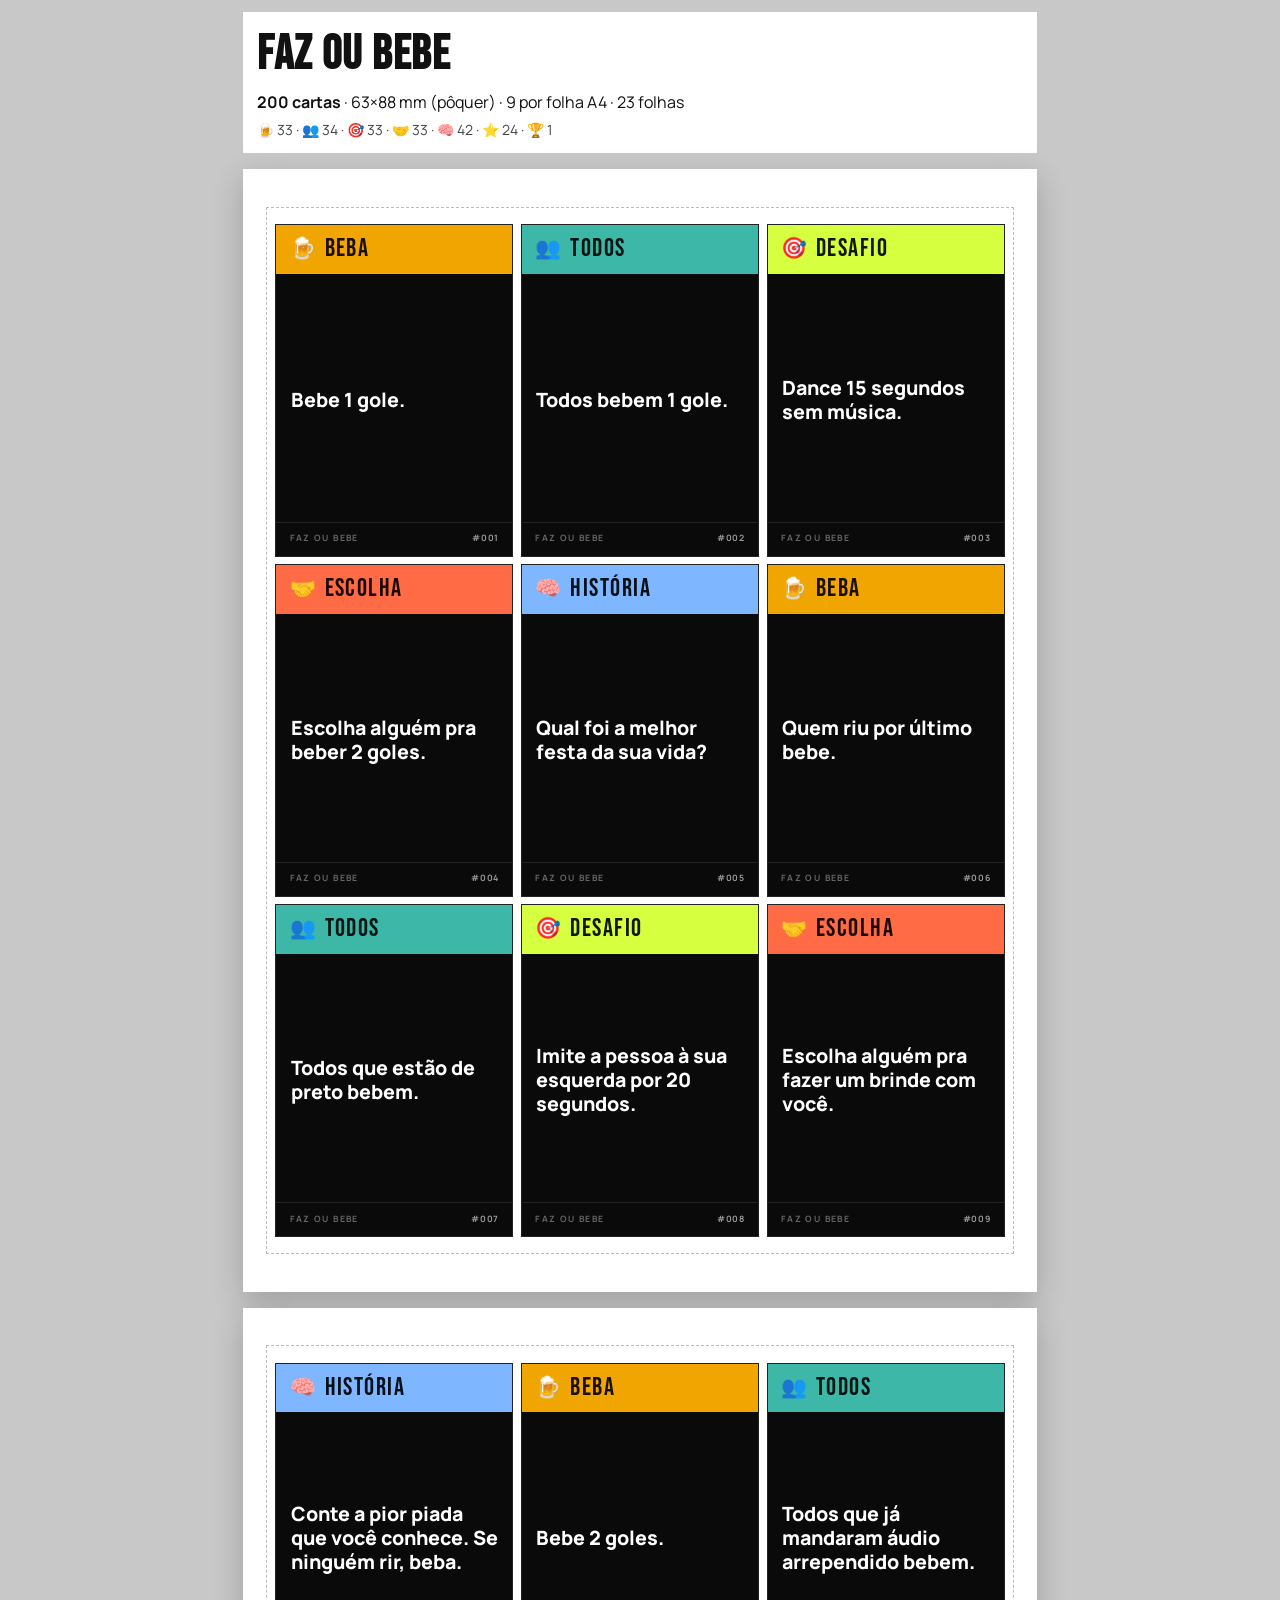
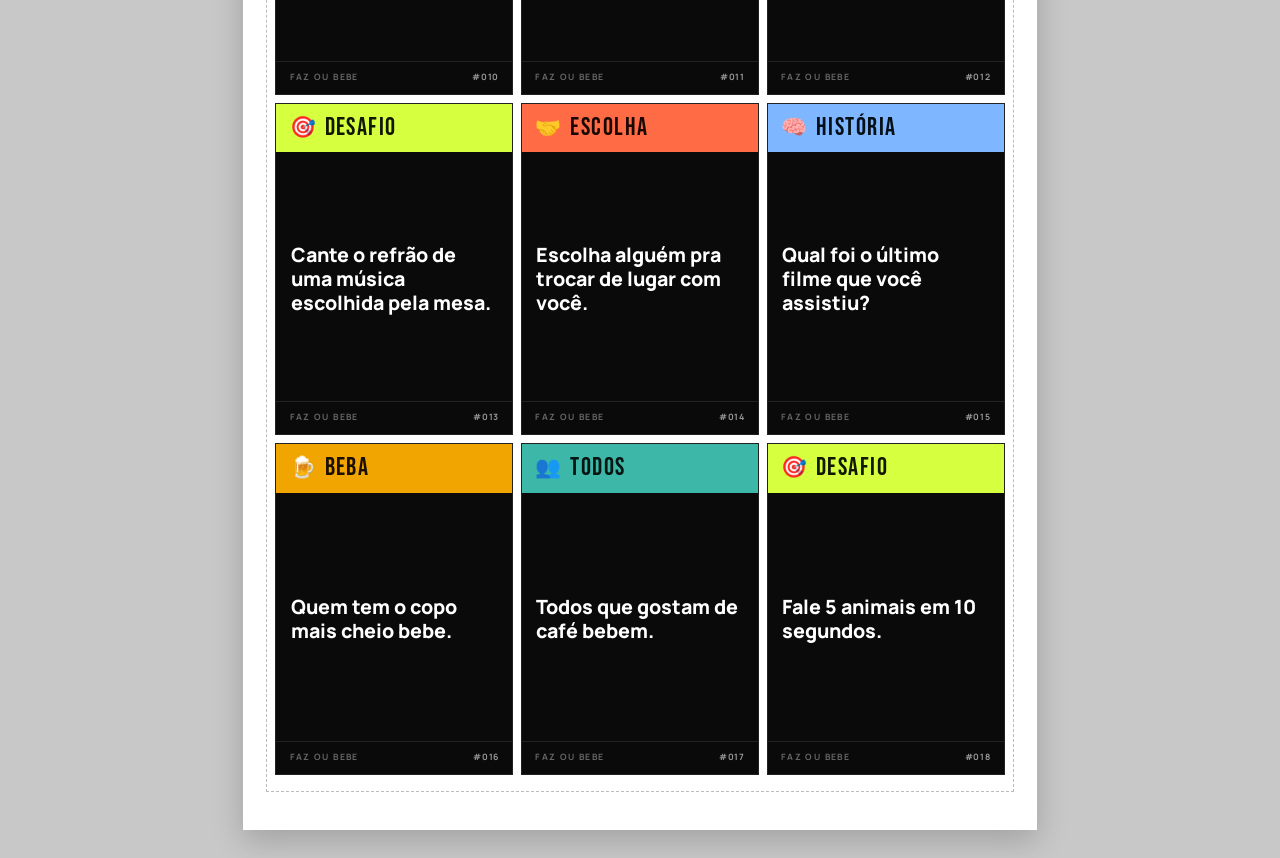
<file: print/preview.html>
<!DOCTYPE html>
<html lang="pt-BR">
<head>
  <meta charset="UTF-8" />
  <title>FAZ OU BEBE — Preview</title>
  <style>
  @import url('https://fonts.googleapis.com/css2?family=Bebas+Neue&family=Manrope:wght@600;700;800&display=swap');

  :root {
    --black: #0a0a0a;
    --ink: #f6f2ea;
    --card-w: 63mm;
    --card-h: 88mm;
    --gap: 2mm;
  }

  * { box-sizing: border-box; }
  html, body {
    margin: 0;
    padding: 0;
    background: #fff;
    font-family: "Manrope", system-ui, sans-serif;
    -webkit-print-color-adjust: exact;
    print-color-adjust: exact;
  }

  .sheet {
    width: 210mm;
    height: 297mm;
    padding: 14.5mm 9.5mm;
    display: grid;
    grid-template-columns: repeat(3, var(--card-w));
    grid-template-rows: repeat(3, var(--card-h));
    gap: var(--gap);
    justify-content: center;
    align-content: center;
    page-break-after: always;
    break-after: page;
    position: relative;
  }
  .sheet:last-child { page-break-after: auto; break-after: auto; }

  .card {
    width: var(--card-w);
    height: var(--card-h);
    background: var(--black);
    color: var(--ink);
    position: relative;
    overflow: hidden;
    border: 0.3mm solid #222;
  }
  .card.empty {
    visibility: hidden;
    border-color: transparent;
  }

  /* cut marks */
  .sheet::before {
    content: "";
    position: absolute;
    inset: 10mm 6mm;
    border: 0.15mm dashed #bbb;
    pointer-events: none;
  }

  /* —— VERSO —— */
  .card-back {
    display: flex;
    flex-direction: column;
    align-items: center;
    justify-content: center;
    text-align: center;
    padding: 5mm;
    background:
      radial-gradient(90% 70% at 50% 100%, #1c1c1c 0%, transparent 60%),
      var(--black);
  }
  .card-back .frame {
    position: absolute;
    inset: 3mm;
    border: 0.4mm solid #2e2e2e;
    pointer-events: none;
  }
  .card-back .brand {
    font-family: "Bebas Neue", Impact, sans-serif;
    font-size: 14mm;
    line-height: 0.86;
    letter-spacing: 0.03em;
    margin: 0;
    color: #fff;
  }
  .card-back .brand span { display: block; }
  .card-back .ou {
    color: #FF6B45;
    font-size: 5.5mm;
    letter-spacing: 0.32em;
    margin: 1.5mm 0 1mm;
  }
  .card-back .hint {
    margin-top: 5mm;
    font-size: 2.6mm;
    letter-spacing: 0.22em;
    text-transform: uppercase;
    color: #888;
    font-weight: 700;
  }
  .card-back .cats {
    margin-top: 6mm;
    display: flex;
    gap: 1.5mm;
    font-size: 3.2mm;
  }

  /* —— FRENTE —— */
  .card-front {
    display: flex;
    flex-direction: column;
    background: var(--black);
  }
  .head {
    display: flex;
    align-items: center;
    gap: 2mm;
    padding: 3.2mm 3.5mm;
    font-family: "Bebas Neue", Impact, sans-serif;
    font-size: 6.5mm;
    letter-spacing: 0.06em;
    line-height: 1;
    font-weight: 400;
  }
  .head .icon { font-size: 5.5mm; line-height: 1; }
  .body {
    flex: 1;
    display: flex;
    align-items: center;
    padding: 4mm 3.8mm 3mm;
  }
  .texto {
    margin: 0;
    width: 100%;
    font-size: 5.2mm;
    line-height: 1.22;
    font-weight: 800;
    color: #fff;
  }
  .texto.long { font-size: 4.4mm; }
  .texto.xl { font-size: 3.8mm; }
  .foot {
    display: flex;
    justify-content: space-between;
    align-items: center;
    padding: 2.4mm 3.5mm 3mm;
    border-top: 0.3mm solid #222;
    font-size: 2.3mm;
    letter-spacing: 0.16em;
    text-transform: uppercase;
    color: #666;
    font-weight: 700;
  }
  .foot .num { color: #999; letter-spacing: 0.08em; }

  @page { size: A4; margin: 0; }

  @media screen {
    body { background: #c8c8c8; padding: 12px; }
    .sheet {
      background: #fff;
      margin: 0 auto 16px;
      box-shadow: 0 10px 30px rgba(0,0,0,.2);
    }
  }
</style>
</head>
<body>

  <div style="max-width:210mm;margin:0 auto 16px;padding:14px;background:#fff;color:#111;font-family:Manrope,sans-serif">
    <h1 style="margin:0;font-family:Bebas Neue,sans-serif;font-size:48px;letter-spacing:.03em">FAZ OU BEBE</h1>
    <p style="margin:8px 0 0;line-height:1.45"><strong>200 cartas</strong> · 63×88 mm (pôquer) · 9 por folha A4 · 23 folhas</p>
    <p style="margin:6px 0 0;font-size:14px;color:#444">🍺 33 · 👥 34 · 🎯 33 · 🤝 33 · 🧠 42 · ⭐ 24 · 🏆 1</p>
  </div>
  <section class="sheet">
    <article class="card card-front">
      <div class="head" style="background:#F0A500;color:#1a1000">
        <span class="icon">🍺</span>
        <span>BEBA</span>
      </div>
      <div class="body">
        <p class="texto">Bebe 1 gole.</p>
      </div>
      <div class="foot">
        <span>faz ou bebe</span>
        <span class="num">#001</span>
      </div>
    </article>
    <article class="card card-front">
      <div class="head" style="background:#3DB8A8;color:#041512">
        <span class="icon">👥</span>
        <span>TODOS</span>
      </div>
      <div class="body">
        <p class="texto">Todos bebem 1 gole.</p>
      </div>
      <div class="foot">
        <span>faz ou bebe</span>
        <span class="num">#002</span>
      </div>
    </article>
    <article class="card card-front">
      <div class="head" style="background:#D6FF3F;color:#121800">
        <span class="icon">🎯</span>
        <span>DESAFIO</span>
      </div>
      <div class="body">
        <p class="texto">Dance 15 segundos sem música.</p>
      </div>
      <div class="foot">
        <span>faz ou bebe</span>
        <span class="num">#003</span>
      </div>
    </article>
    <article class="card card-front">
      <div class="head" style="background:#FF6B45;color:#1a0800">
        <span class="icon">🤝</span>
        <span>ESCOLHA</span>
      </div>
      <div class="body">
        <p class="texto">Escolha alguém pra beber 2 goles.</p>
      </div>
      <div class="foot">
        <span>faz ou bebe</span>
        <span class="num">#004</span>
      </div>
    </article>
    <article class="card card-front">
      <div class="head" style="background:#7EB6FF;color:#041018">
        <span class="icon">🧠</span>
        <span>HISTÓRIA</span>
      </div>
      <div class="body">
        <p class="texto">Qual foi a melhor festa da sua vida?</p>
      </div>
      <div class="foot">
        <span>faz ou bebe</span>
        <span class="num">#005</span>
      </div>
    </article>
    <article class="card card-front">
      <div class="head" style="background:#F0A500;color:#1a1000">
        <span class="icon">🍺</span>
        <span>BEBA</span>
      </div>
      <div class="body">
        <p class="texto">Quem riu por último bebe.</p>
      </div>
      <div class="foot">
        <span>faz ou bebe</span>
        <span class="num">#006</span>
      </div>
    </article>
    <article class="card card-front">
      <div class="head" style="background:#3DB8A8;color:#041512">
        <span class="icon">👥</span>
        <span>TODOS</span>
      </div>
      <div class="body">
        <p class="texto">Todos que estão de preto bebem.</p>
      </div>
      <div class="foot">
        <span>faz ou bebe</span>
        <span class="num">#007</span>
      </div>
    </article>
    <article class="card card-front">
      <div class="head" style="background:#D6FF3F;color:#121800">
        <span class="icon">🎯</span>
        <span>DESAFIO</span>
      </div>
      <div class="body">
        <p class="texto">Imite a pessoa à sua esquerda por 20 segundos.</p>
      </div>
      <div class="foot">
        <span>faz ou bebe</span>
        <span class="num">#008</span>
      </div>
    </article>
    <article class="card card-front">
      <div class="head" style="background:#FF6B45;color:#1a0800">
        <span class="icon">🤝</span>
        <span>ESCOLHA</span>
      </div>
      <div class="body">
        <p class="texto">Escolha alguém pra fazer um brinde com você.</p>
      </div>
      <div class="foot">
        <span>faz ou bebe</span>
        <span class="num">#009</span>
      </div>
    </article></section>
<section class="sheet">
    <article class="card card-front">
      <div class="head" style="background:#7EB6FF;color:#041018">
        <span class="icon">🧠</span>
        <span>HISTÓRIA</span>
      </div>
      <div class="body">
        <p class="texto">Conte a pior piada que você conhece. Se ninguém rir, beba.</p>
      </div>
      <div class="foot">
        <span>faz ou bebe</span>
        <span class="num">#010</span>
      </div>
    </article>
    <article class="card card-front">
      <div class="head" style="background:#F0A500;color:#1a1000">
        <span class="icon">🍺</span>
        <span>BEBA</span>
      </div>
      <div class="body">
        <p class="texto">Bebe 2 goles.</p>
      </div>
      <div class="foot">
        <span>faz ou bebe</span>
        <span class="num">#011</span>
      </div>
    </article>
    <article class="card card-front">
      <div class="head" style="background:#3DB8A8;color:#041512">
        <span class="icon">👥</span>
        <span>TODOS</span>
      </div>
      <div class="body">
        <p class="texto">Todos que já mandaram áudio arrependido bebem.</p>
      </div>
      <div class="foot">
        <span>faz ou bebe</span>
        <span class="num">#012</span>
      </div>
    </article>
    <article class="card card-front">
      <div class="head" style="background:#D6FF3F;color:#121800">
        <span class="icon">🎯</span>
        <span>DESAFIO</span>
      </div>
      <div class="body">
        <p class="texto">Cante o refrão de uma música escolhida pela mesa.</p>
      </div>
      <div class="foot">
        <span>faz ou bebe</span>
        <span class="num">#013</span>
      </div>
    </article>
    <article class="card card-front">
      <div class="head" style="background:#FF6B45;color:#1a0800">
        <span class="icon">🤝</span>
        <span>ESCOLHA</span>
      </div>
      <div class="body">
        <p class="texto">Escolha alguém pra trocar de lugar com você.</p>
      </div>
      <div class="foot">
        <span>faz ou bebe</span>
        <span class="num">#014</span>
      </div>
    </article>
    <article class="card card-front">
      <div class="head" style="background:#7EB6FF;color:#041018">
        <span class="icon">🧠</span>
        <span>HISTÓRIA</span>
      </div>
      <div class="body">
        <p class="texto">Qual foi o último filme que você assistiu?</p>
      </div>
      <div class="foot">
        <span>faz ou bebe</span>
        <span class="num">#015</span>
      </div>
    </article>
    <article class="card card-front">
      <div class="head" style="background:#F0A500;color:#1a1000">
        <span class="icon">🍺</span>
        <span>BEBA</span>
      </div>
      <div class="body">
        <p class="texto">Quem tem o copo mais cheio bebe.</p>
      </div>
      <div class="foot">
        <span>faz ou bebe</span>
        <span class="num">#016</span>
      </div>
    </article>
    <article class="card card-front">
      <div class="head" style="background:#3DB8A8;color:#041512">
        <span class="icon">👥</span>
        <span>TODOS</span>
      </div>
      <div class="body">
        <p class="texto">Todos que gostam de café bebem.</p>
      </div>
      <div class="foot">
        <span>faz ou bebe</span>
        <span class="num">#017</span>
      </div>
    </article>
    <article class="card card-front">
      <div class="head" style="background:#D6FF3F;color:#121800">
        <span class="icon">🎯</span>
        <span>DESAFIO</span>
      </div>
      <div class="body">
        <p class="texto">Fale 5 animais em 10 segundos.</p>
      </div>
      <div class="foot">
        <span>faz ou bebe</span>
        <span class="num">#018</span>
      </div>
    </article></section>
  
</body>
</html>
</file>
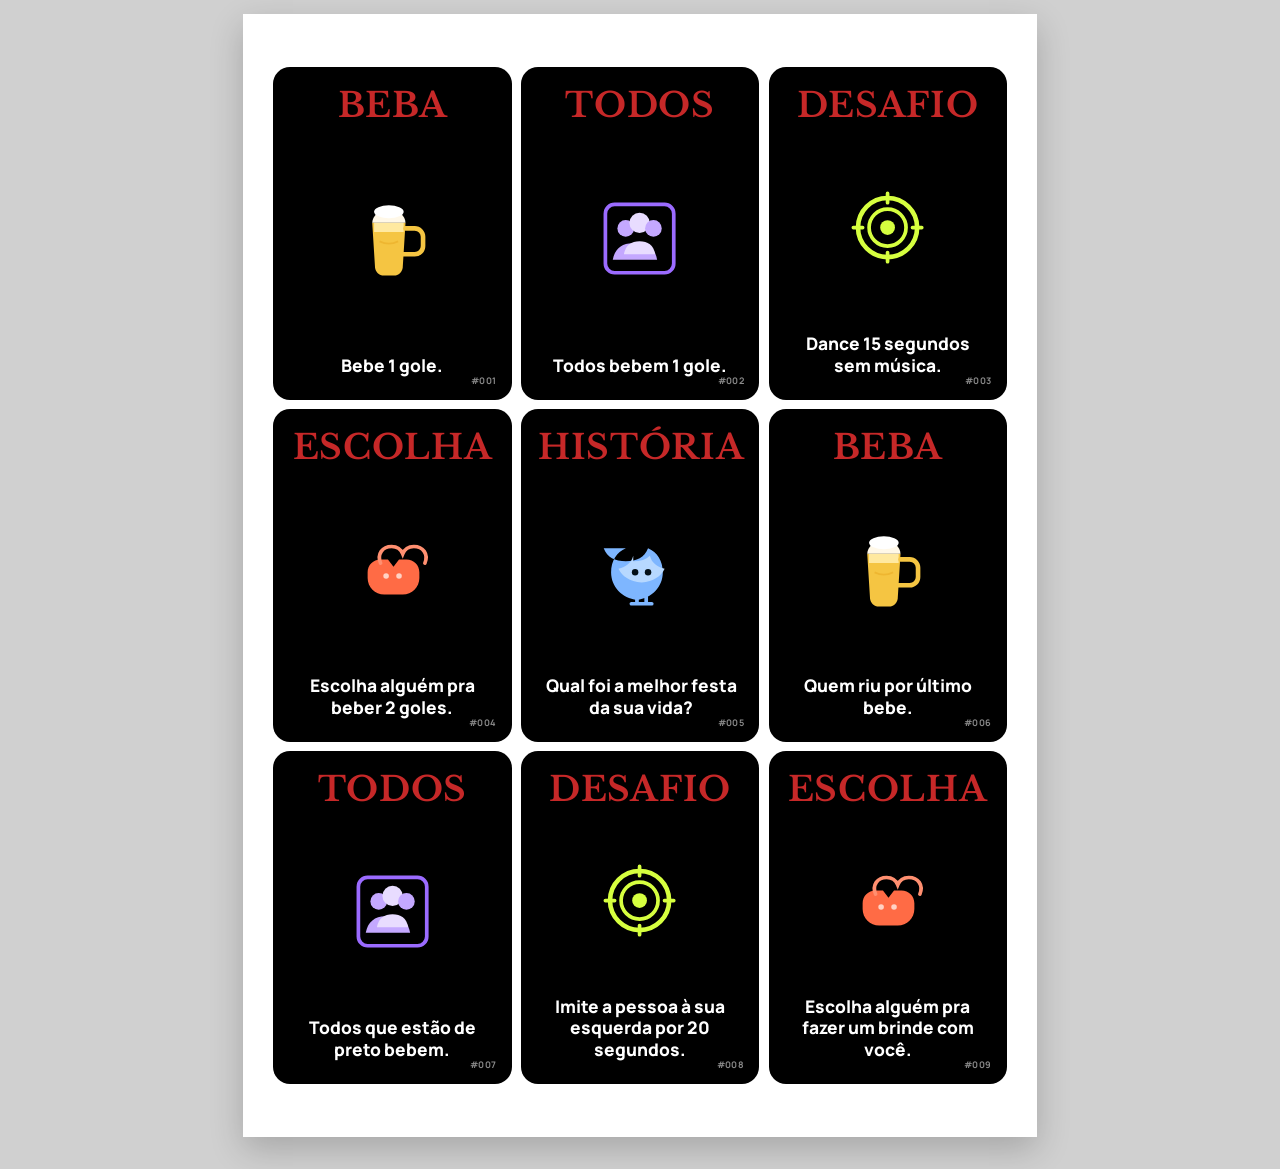
<file: print/sample.html>
<!DOCTYPE html>
<html lang="pt-BR">
<head>
  <meta charset="UTF-8" />
  <title>FAZ OU BEBE — Sample</title>
  <style>
  @import url('https://fonts.googleapis.com/css2?family=Libre+Baskerville:wght@700&family=Manrope:wght@600;700;800&display=swap');

  :root {
    --black: #000;
    --red: #C62828;
    --ink: #ffffff;
    --muted: #8a8a8a;
    --card-w: 63mm;
    --card-h: 88mm;
    --gap: 2.5mm;
    --radius: 4.5mm;
  }

  * { box-sizing: border-box; }
  html, body {
    margin: 0;
    padding: 0;
    background: #fff;
    font-family: "Manrope", system-ui, sans-serif;
    -webkit-print-color-adjust: exact;
    print-color-adjust: exact;
  }

  .sheet {
    width: 210mm;
    height: 297mm;
    padding: 14mm 8.5mm;
    display: grid;
    grid-template-columns: repeat(3, var(--card-w));
    grid-template-rows: repeat(3, var(--card-h));
    gap: var(--gap);
    justify-content: center;
    align-content: center;
    page-break-after: always;
    break-after: page;
  }
  .sheet:last-child { page-break-after: auto; break-after: auto; }

  .card {
    width: var(--card-w);
    height: var(--card-h);
    background: var(--black);
    color: var(--ink);
    border-radius: var(--radius);
    position: relative;
    overflow: hidden;
  }
  .card.empty { visibility: hidden; }

  /* —— VERSO —— */
  .card-back {
    display: flex;
    flex-direction: column;
    align-items: center;
    justify-content: center;
    text-align: center;
    padding: 6mm;
    background:
      radial-gradient(80% 60% at 50% 110%, #1a1a1a 0%, transparent 55%),
      #000;
  }
  .card-back .frame {
    position: absolute;
    inset: 3.5mm;
    border: 0.45mm solid #2a2a2a;
    border-radius: 3mm;
    pointer-events: none;
  }
  .card-back .brand {
    font-family: "Libre Baskerville", Georgia, serif;
    font-size: 9.5mm;
    line-height: 0.95;
    margin: 0;
    color: #fff;
    font-weight: 700;
  }
  .card-back .brand span { display: block; }
  .card-back .ou {
    color: var(--red);
    font-size: 5mm;
    letter-spacing: 0.2em;
    margin: 1.8mm 0 1.2mm;
  }
  .card-back .hint {
    margin-top: 6mm;
    font-size: 2.5mm;
    letter-spacing: 0.28em;
    text-transform: uppercase;
    color: var(--muted);
    font-weight: 700;
    font-family: "Manrope", sans-serif;
  }

  /* —— FRENTE —— */
  .card-front {
    display: grid;
    grid-template-rows: auto 1fr auto auto;
    padding: 5.5mm 4.5mm 4mm;
    text-align: center;
  }
  .cat {
    font-family: "Libre Baskerville", Georgia, serif;
    font-size: 9mm;
    line-height: 1;
    color: var(--red);
    font-weight: 700;
    letter-spacing: 0.02em;
    margin: 0;
  }
  .icon-wrap {
    display: flex;
    align-items: center;
    justify-content: center;
    min-height: 28mm;
    padding: 2mm 0;
  }
  .icon-wrap svg {
    width: 22mm;
    height: 22mm;
    display: block;
  }
  .texto {
    margin: 0;
    font-size: 4.6mm;
    line-height: 1.25;
    font-weight: 800;
    color: #fff;
    padding: 0 1mm 2mm;
  }
  .texto.long { font-size: 3.9mm; }
  .texto.xl { font-size: 3.4mm; }
  .num {
    position: absolute;
    right: 4mm;
    bottom: 3.2mm;
    font-size: 2.4mm;
    color: var(--muted);
    font-weight: 700;
    letter-spacing: 0.04em;
  }

  @page { size: A4; margin: 0; }

  @media screen {
    body { background: #d0d0d0; padding: 14px; }
    .sheet {
      background: #fff;
      margin: 0 auto 18px;
      box-shadow: 0 12px 32px rgba(0,0,0,.2);
    }
  }
</style>
</head>
<body>
<section class="sheet">
    <article class="card card-front">
      <h2 class="cat">BEBA</h2>
      <div class="icon-wrap"><svg viewBox="0 0 80 90" xmlns="http://www.w3.org/2000/svg" aria-hidden="true">
      <path d="M18 28h36l-3 48c-.4 5-4.5 9-9.5 9H30.5c-5 0-9.1-4-9.5-9L18 28z" fill="#F5C542"/>
      <path d="M20 28h32v10H20z" fill="#FFE9A0"/>
      <path d="M18 28c0-8 8-14 18-14s18 6 18 14" fill="#FFF8E8"/>
      <ellipse cx="36" cy="16" rx="16" ry="7" fill="#FFF"/>
      <path d="M54 34h10c5 0 9 4 9 9v10c0 5-4 9-9 9H51" fill="none" stroke="#F5C542" stroke-width="5" stroke-linecap="round"/>
      <path d="M26 48c6 3 14 3 20 0" fill="none" stroke="#E8A820" stroke-width="2" opacity=".5"/>
    </svg></div>
      <p class="texto">Bebe 1 gole.</p>
      <span class="num">#001</span>
    </article>
    <article class="card card-front">
      <h2 class="cat">TODOS</h2>
      <div class="icon-wrap"><svg viewBox="0 0 90 90" xmlns="http://www.w3.org/2000/svg" aria-hidden="true">
      <rect x="8" y="8" width="74" height="74" rx="10" fill="none" stroke="#9B6BFF" stroke-width="4"/>
      <circle cx="30" cy="34" r="9" fill="#C4A8FF"/>
      <circle cx="45" cy="28" r="11" fill="#E8DCFF"/>
      <circle cx="60" cy="34" r="9" fill="#C4A8FF"/>
      <path d="M16 68c2-12 10-18 21-18h6c11 0 19 6 21 18" fill="#C4A8FF"/>
      <path d="M28 62c2-10 8-14 17-14s15 4 17 14" fill="#E8DCFF"/>
    </svg></div>
      <p class="texto">Todos bebem 1 gole.</p>
      <span class="num">#002</span>
    </article>
    <article class="card card-front">
      <h2 class="cat">DESAFIO</h2>
      <div class="icon-wrap"><svg viewBox="0 0 90 90" xmlns="http://www.w3.org/2000/svg" aria-hidden="true">
      <circle cx="45" cy="45" r="32" fill="none" stroke="#D6FF3F" stroke-width="5"/>
      <circle cx="45" cy="45" r="20" fill="none" stroke="#D6FF3F" stroke-width="4"/>
      <circle cx="45" cy="45" r="8" fill="#D6FF3F"/>
      <path d="M45 8v10M45 72v10M8 45h10M72 45h10" stroke="#D6FF3F" stroke-width="4" stroke-linecap="round"/>
    </svg></div>
      <p class="texto">Dance 15 segundos sem música.</p>
      <span class="num">#003</span>
    </article>
    <article class="card card-front">
      <h2 class="cat">ESCOLHA</h2>
      <div class="icon-wrap"><svg viewBox="0 0 90 90" xmlns="http://www.w3.org/2000/svg" aria-hidden="true">
      <path d="M18 48c0-8 6-14 14-14h8l6 8 6-8h8c8 0 14 6 14 14v6c0 10-8 18-18 18H36c-10 0-18-8-18-18v-6z" fill="#FF6B45"/>
      <path d="M32 38c-4-10 2-18 12-18 6 0 10 3 12 8 2-5 6-8 12-8 10 0 16 8 12 18" fill="none" stroke="#FF8F70" stroke-width="4" stroke-linecap="round"/>
      <circle cx="38" cy="52" r="3" fill="#FFD2C4"/>
      <circle cx="52" cy="52" r="3" fill="#FFD2C4"/>
    </svg></div>
      <p class="texto">Escolha alguém pra beber 2 goles.</p>
      <span class="num">#004</span>
    </article>
    <article class="card card-front">
      <h2 class="cat">HISTÓRIA</h2>
      <div class="icon-wrap"><svg viewBox="0 0 90 90" xmlns="http://www.w3.org/2000/svg" aria-hidden="true">
      <path d="M28 22c-10 4-16 14-16 26 0 16 12 28 28 30 16-2 28-14 28-30 0-12-6-22-16-26-4 10-12 14-24 14s-20-4-24-14z" fill="#7EB6FF"/>
      <path d="M36 30c-2 8-8 12-16 14 4 8 12 14 25 15 13-1 21-7 25-15-8-2-14-6-16-14-4 4-10 6-18 6z" fill="#B7D8FF"/>
      <circle cx="38" cy="48" r="3.5" fill="#041018"/>
      <circle cx="52" cy="48" r="3.5" fill="#041018"/>
      <path d="M40 70v10M50 70v10" stroke="#7EB6FF" stroke-width="4" stroke-linecap="round"/>
      <path d="M34 82h22" stroke="#7EB6FF" stroke-width="4" stroke-linecap="round"/>
    </svg></div>
      <p class="texto">Qual foi a melhor festa da sua vida?</p>
      <span class="num">#005</span>
    </article>
    <article class="card card-front">
      <h2 class="cat">BEBA</h2>
      <div class="icon-wrap"><svg viewBox="0 0 80 90" xmlns="http://www.w3.org/2000/svg" aria-hidden="true">
      <path d="M18 28h36l-3 48c-.4 5-4.5 9-9.5 9H30.5c-5 0-9.1-4-9.5-9L18 28z" fill="#F5C542"/>
      <path d="M20 28h32v10H20z" fill="#FFE9A0"/>
      <path d="M18 28c0-8 8-14 18-14s18 6 18 14" fill="#FFF8E8"/>
      <ellipse cx="36" cy="16" rx="16" ry="7" fill="#FFF"/>
      <path d="M54 34h10c5 0 9 4 9 9v10c0 5-4 9-9 9H51" fill="none" stroke="#F5C542" stroke-width="5" stroke-linecap="round"/>
      <path d="M26 48c6 3 14 3 20 0" fill="none" stroke="#E8A820" stroke-width="2" opacity=".5"/>
    </svg></div>
      <p class="texto">Quem riu por último bebe.</p>
      <span class="num">#006</span>
    </article>
    <article class="card card-front">
      <h2 class="cat">TODOS</h2>
      <div class="icon-wrap"><svg viewBox="0 0 90 90" xmlns="http://www.w3.org/2000/svg" aria-hidden="true">
      <rect x="8" y="8" width="74" height="74" rx="10" fill="none" stroke="#9B6BFF" stroke-width="4"/>
      <circle cx="30" cy="34" r="9" fill="#C4A8FF"/>
      <circle cx="45" cy="28" r="11" fill="#E8DCFF"/>
      <circle cx="60" cy="34" r="9" fill="#C4A8FF"/>
      <path d="M16 68c2-12 10-18 21-18h6c11 0 19 6 21 18" fill="#C4A8FF"/>
      <path d="M28 62c2-10 8-14 17-14s15 4 17 14" fill="#E8DCFF"/>
    </svg></div>
      <p class="texto">Todos que estão de preto bebem.</p>
      <span class="num">#007</span>
    </article>
    <article class="card card-front">
      <h2 class="cat">DESAFIO</h2>
      <div class="icon-wrap"><svg viewBox="0 0 90 90" xmlns="http://www.w3.org/2000/svg" aria-hidden="true">
      <circle cx="45" cy="45" r="32" fill="none" stroke="#D6FF3F" stroke-width="5"/>
      <circle cx="45" cy="45" r="20" fill="none" stroke="#D6FF3F" stroke-width="4"/>
      <circle cx="45" cy="45" r="8" fill="#D6FF3F"/>
      <path d="M45 8v10M45 72v10M8 45h10M72 45h10" stroke="#D6FF3F" stroke-width="4" stroke-linecap="round"/>
    </svg></div>
      <p class="texto">Imite a pessoa à sua esquerda por 20 segundos.</p>
      <span class="num">#008</span>
    </article>
    <article class="card card-front">
      <h2 class="cat">ESCOLHA</h2>
      <div class="icon-wrap"><svg viewBox="0 0 90 90" xmlns="http://www.w3.org/2000/svg" aria-hidden="true">
      <path d="M18 48c0-8 6-14 14-14h8l6 8 6-8h8c8 0 14 6 14 14v6c0 10-8 18-18 18H36c-10 0-18-8-18-18v-6z" fill="#FF6B45"/>
      <path d="M32 38c-4-10 2-18 12-18 6 0 10 3 12 8 2-5 6-8 12-8 10 0 16 8 12 18" fill="none" stroke="#FF8F70" stroke-width="4" stroke-linecap="round"/>
      <circle cx="38" cy="52" r="3" fill="#FFD2C4"/>
      <circle cx="52" cy="52" r="3" fill="#FFD2C4"/>
    </svg></div>
      <p class="texto">Escolha alguém pra fazer um brinde com você.</p>
      <span class="num">#009</span>
    </article></section>
</body>
</html>
</file>
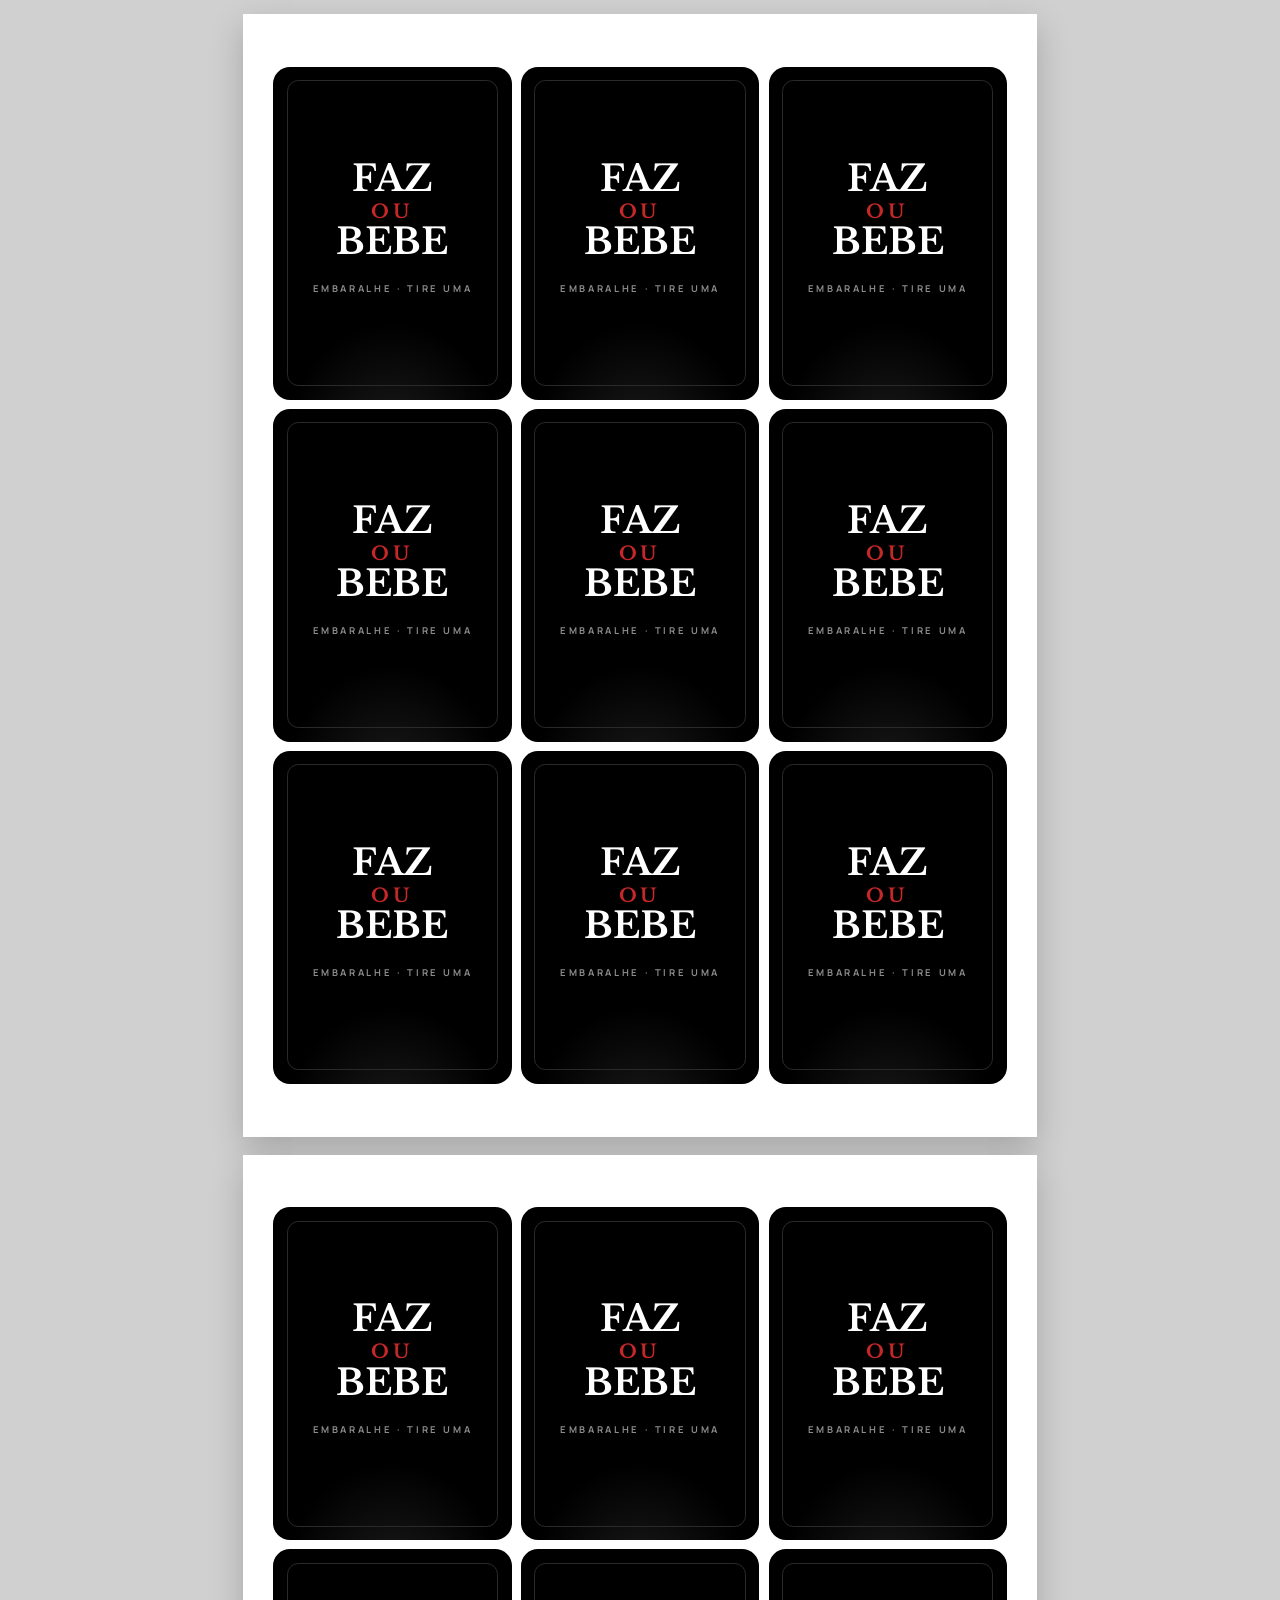
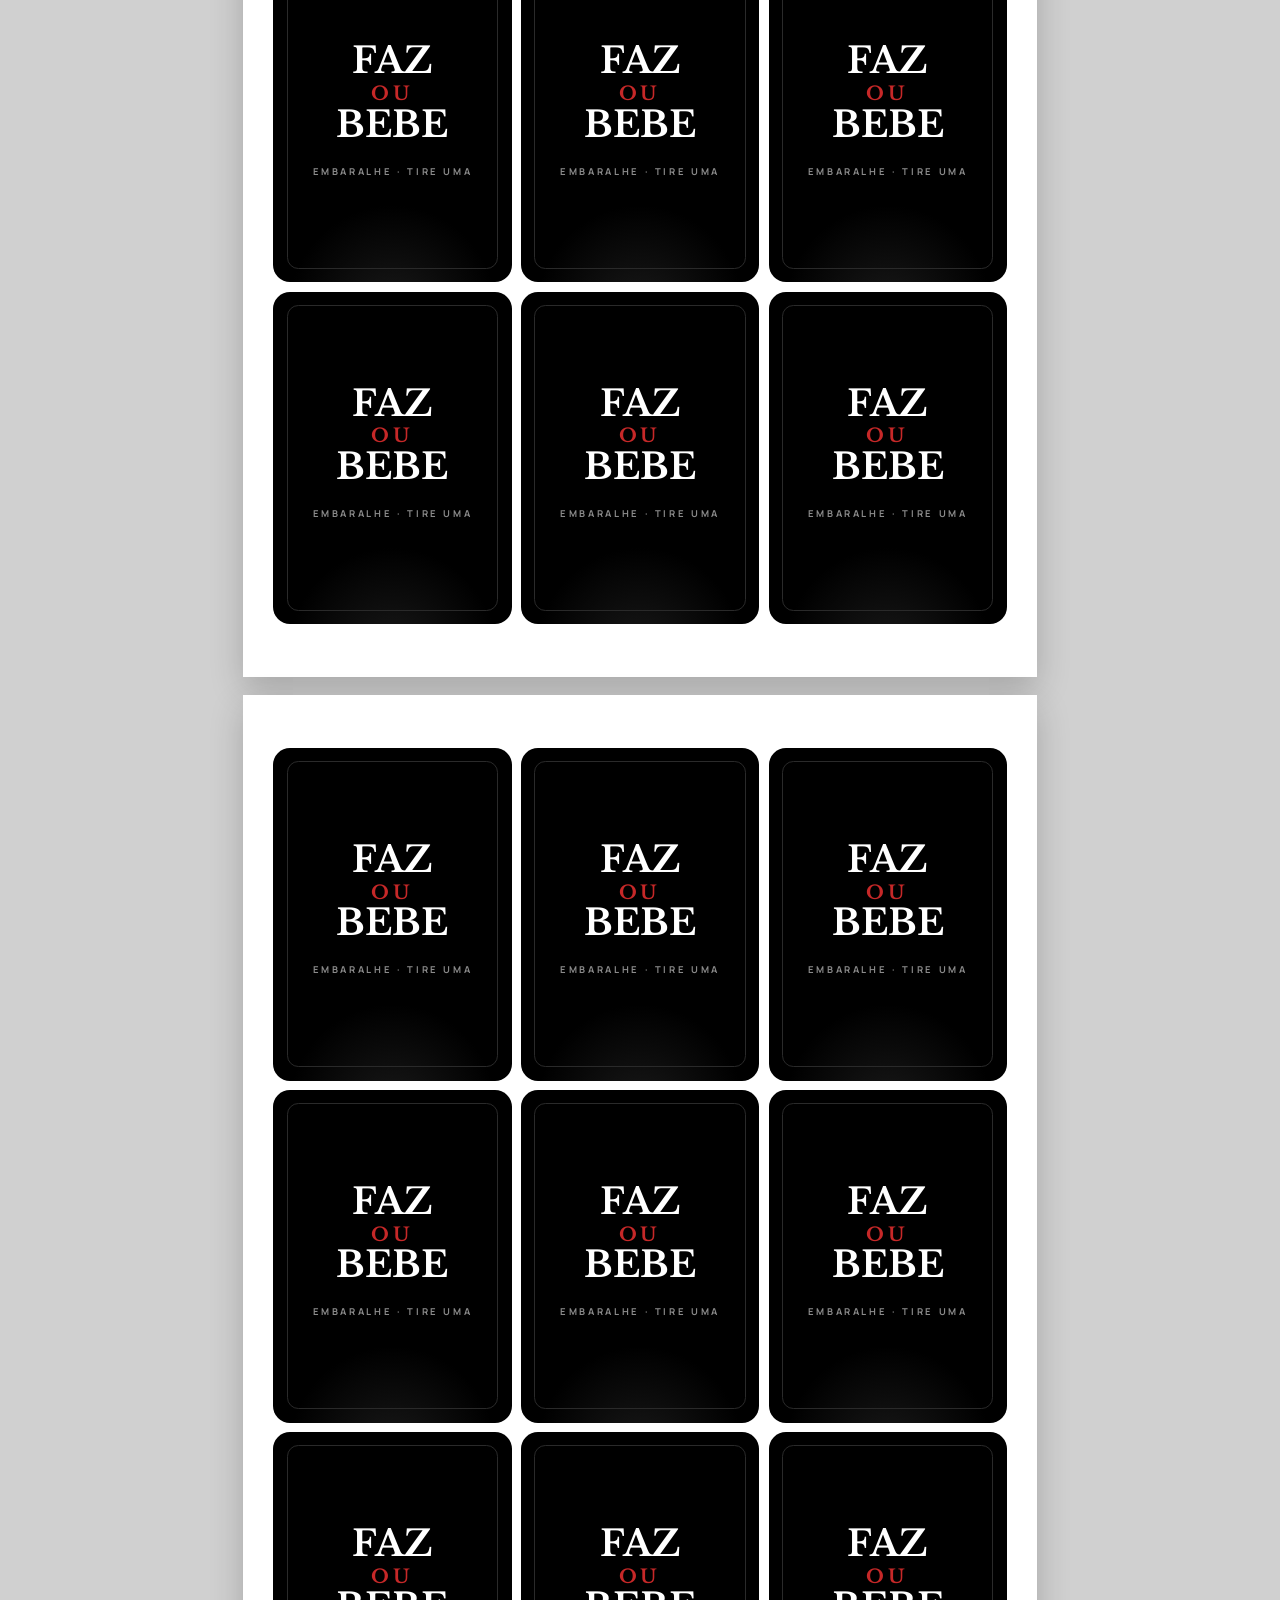
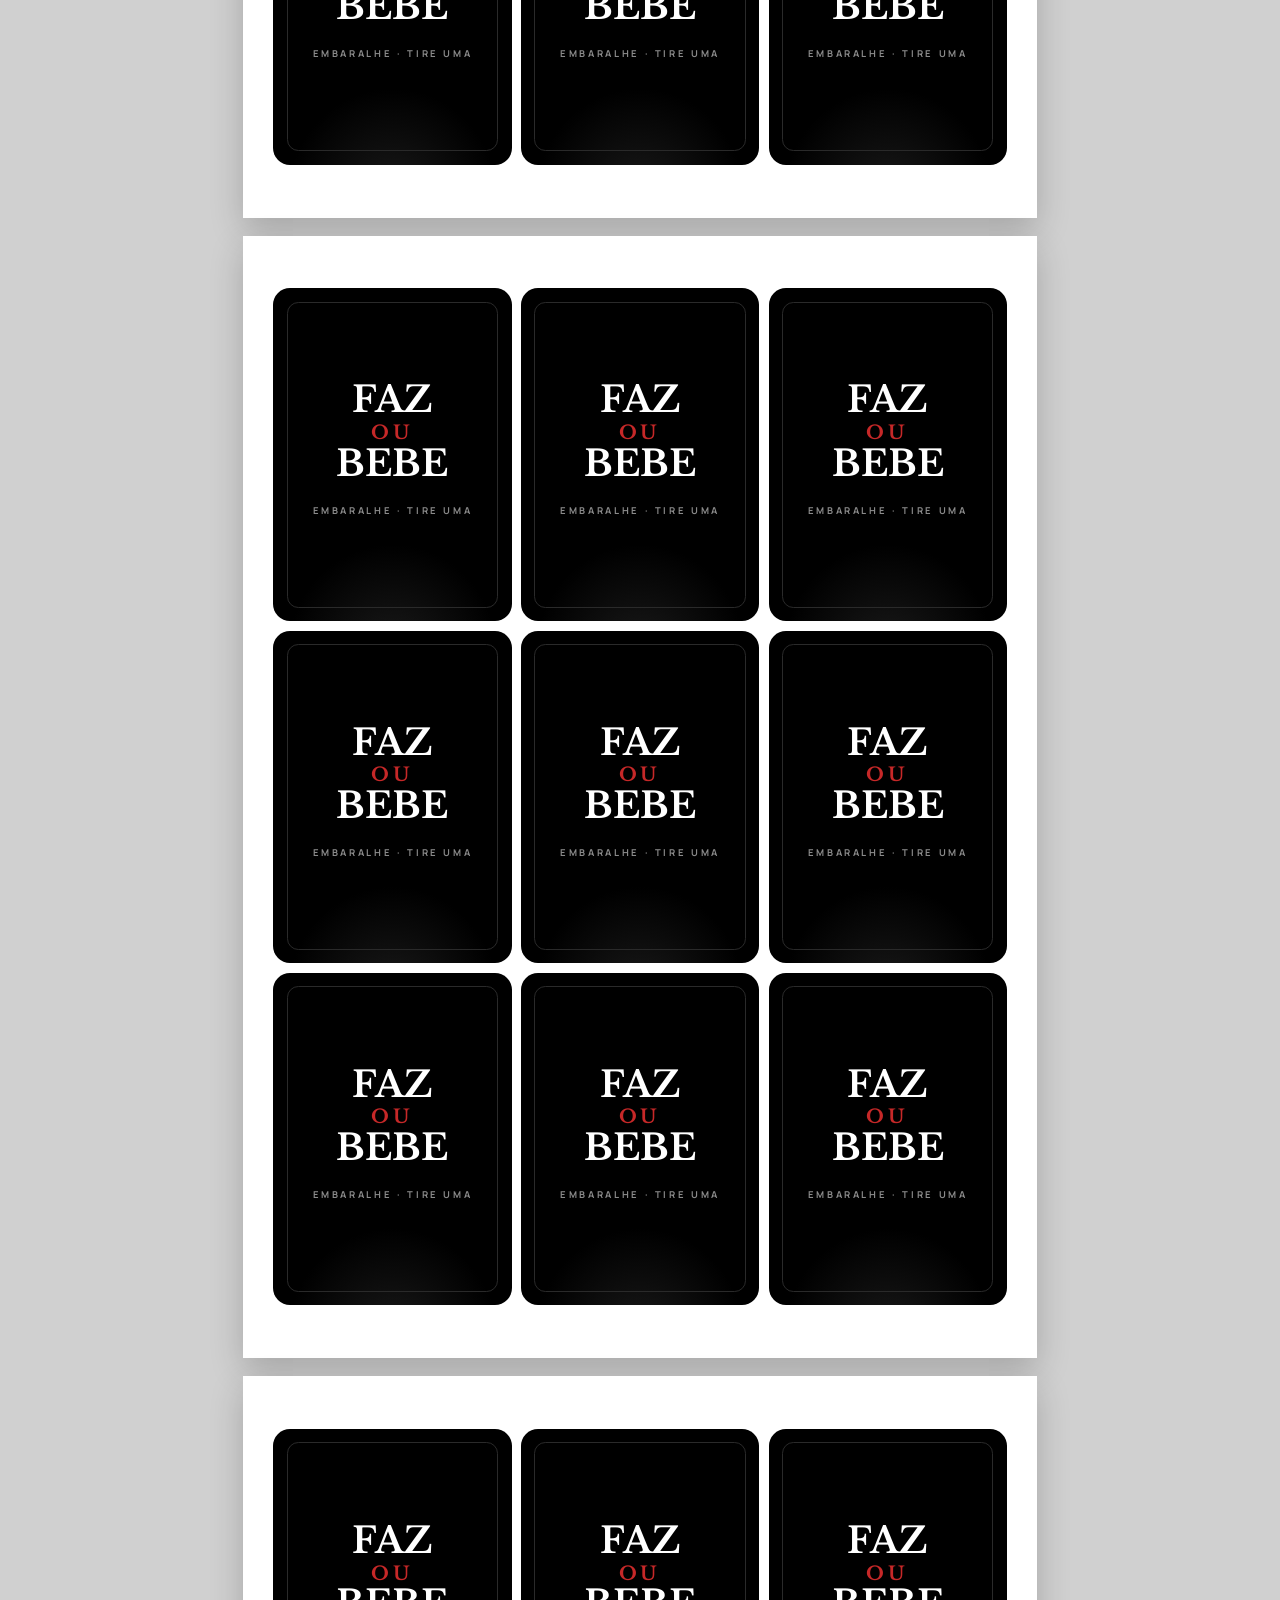
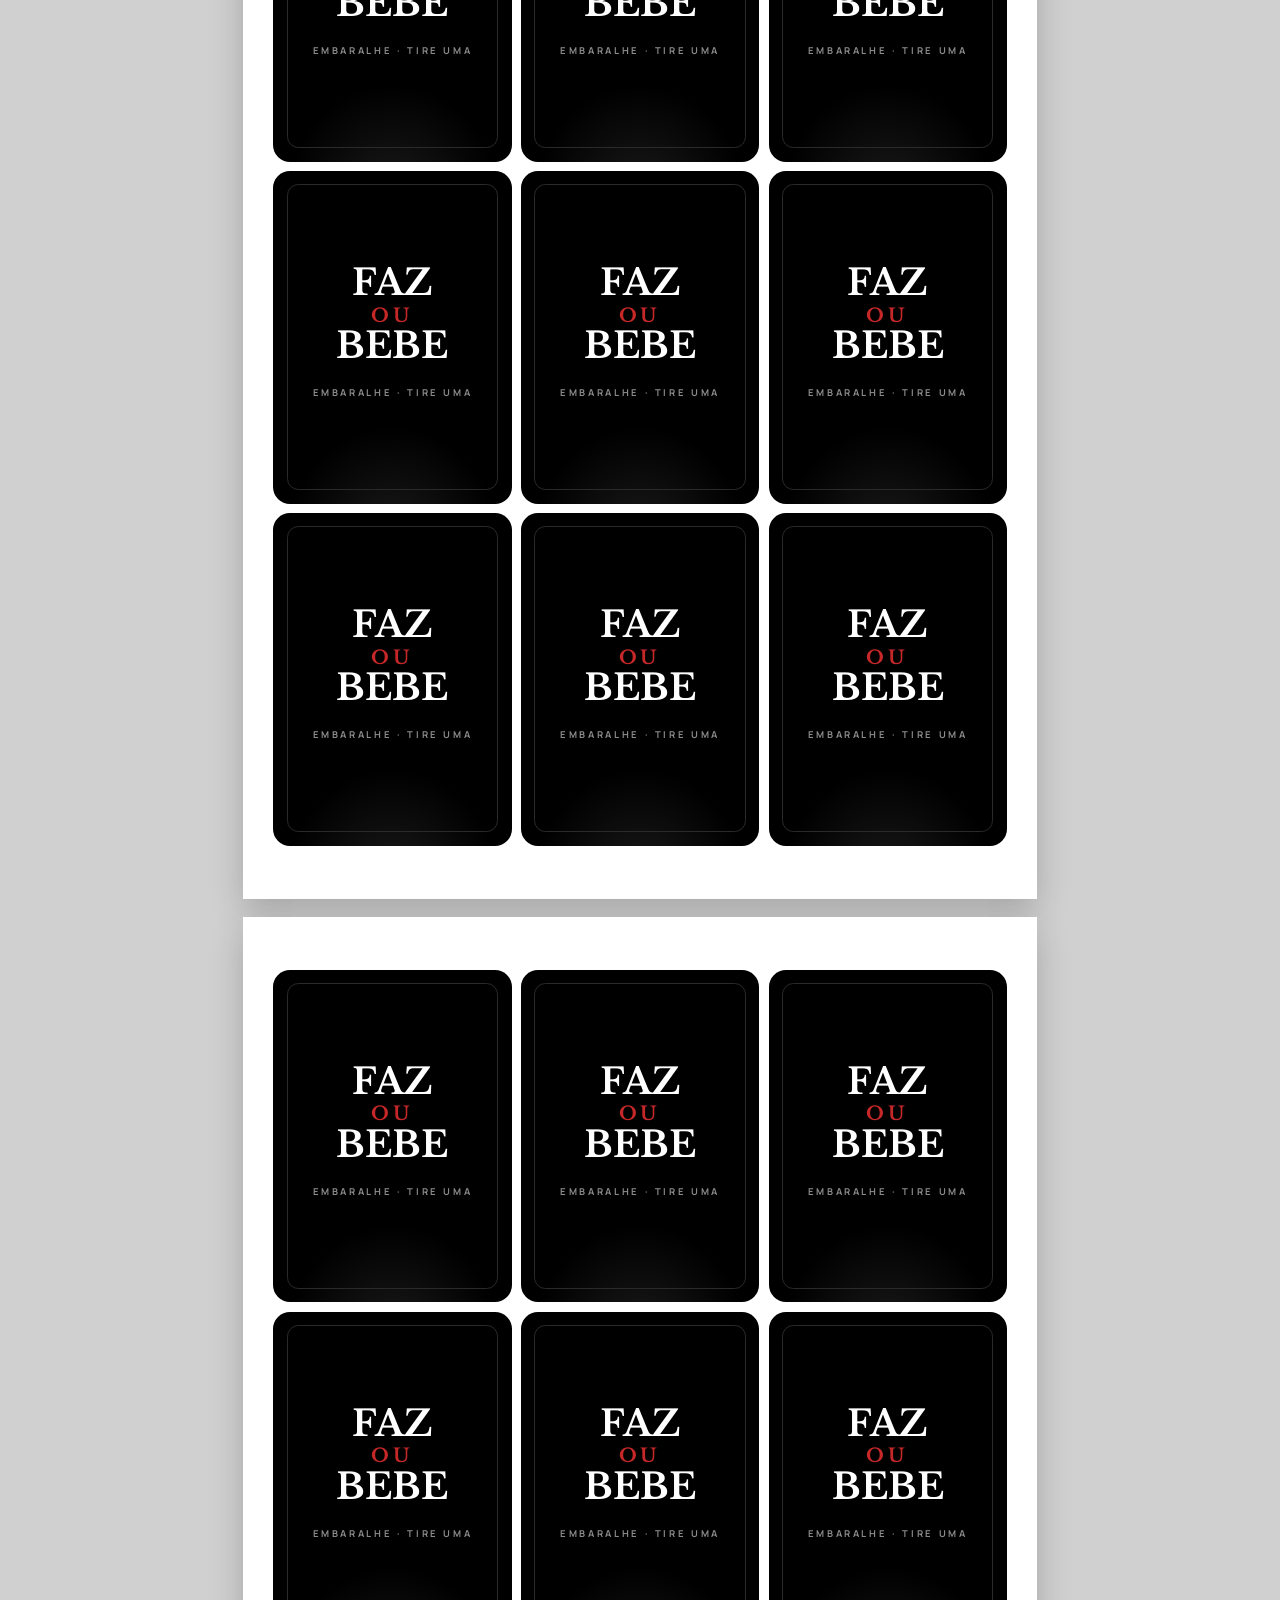
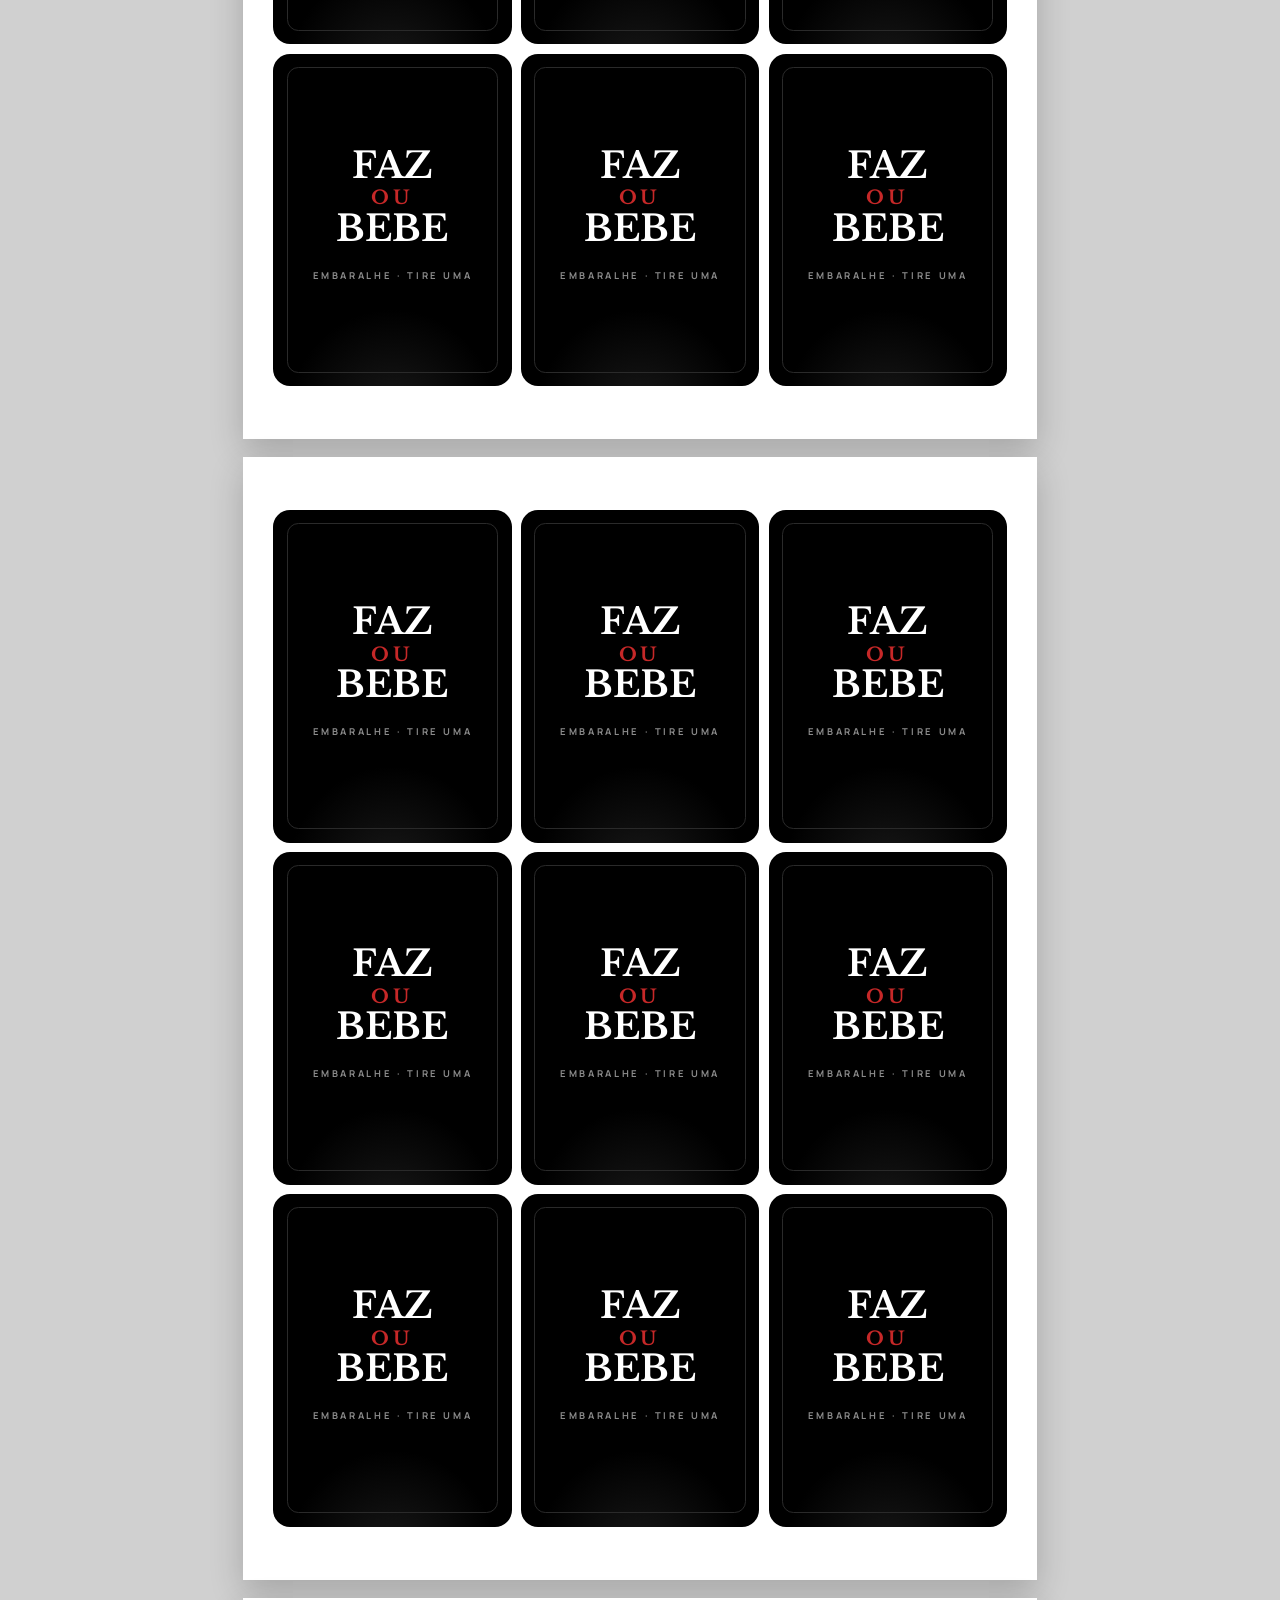
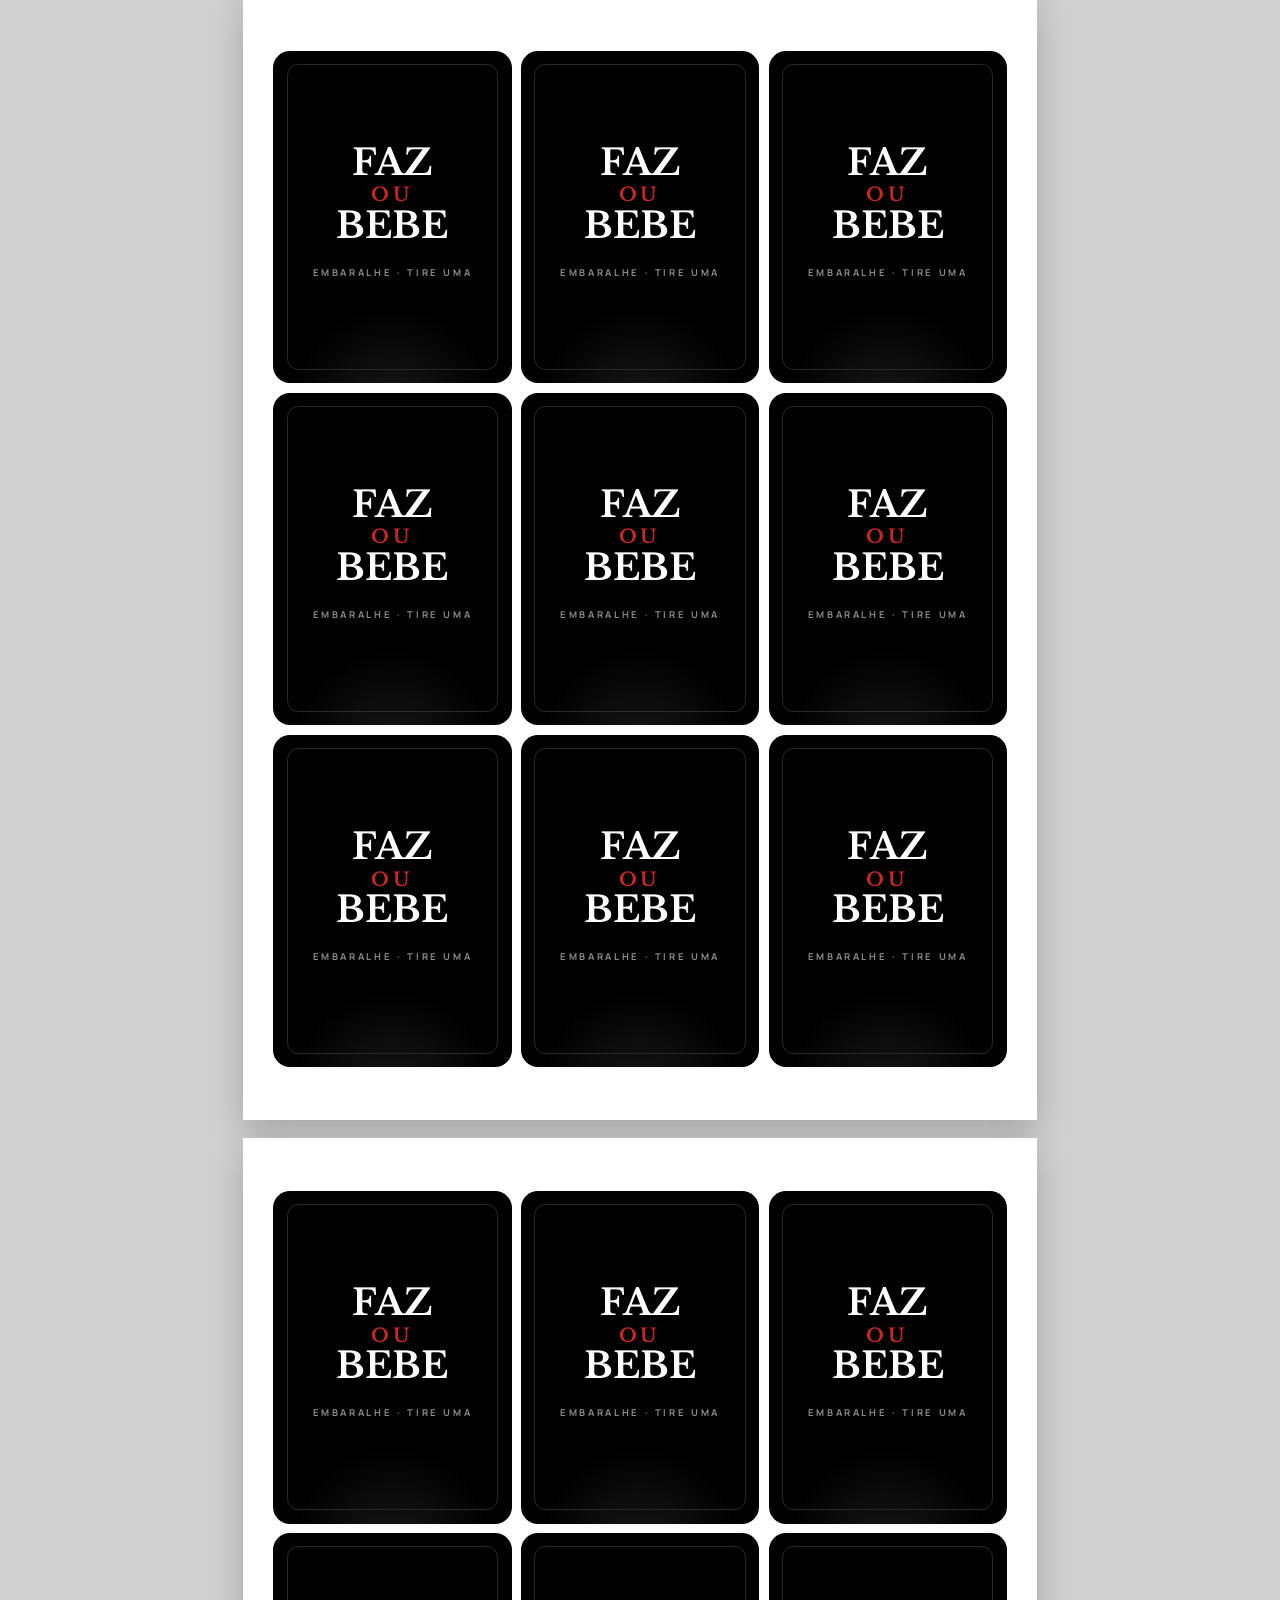
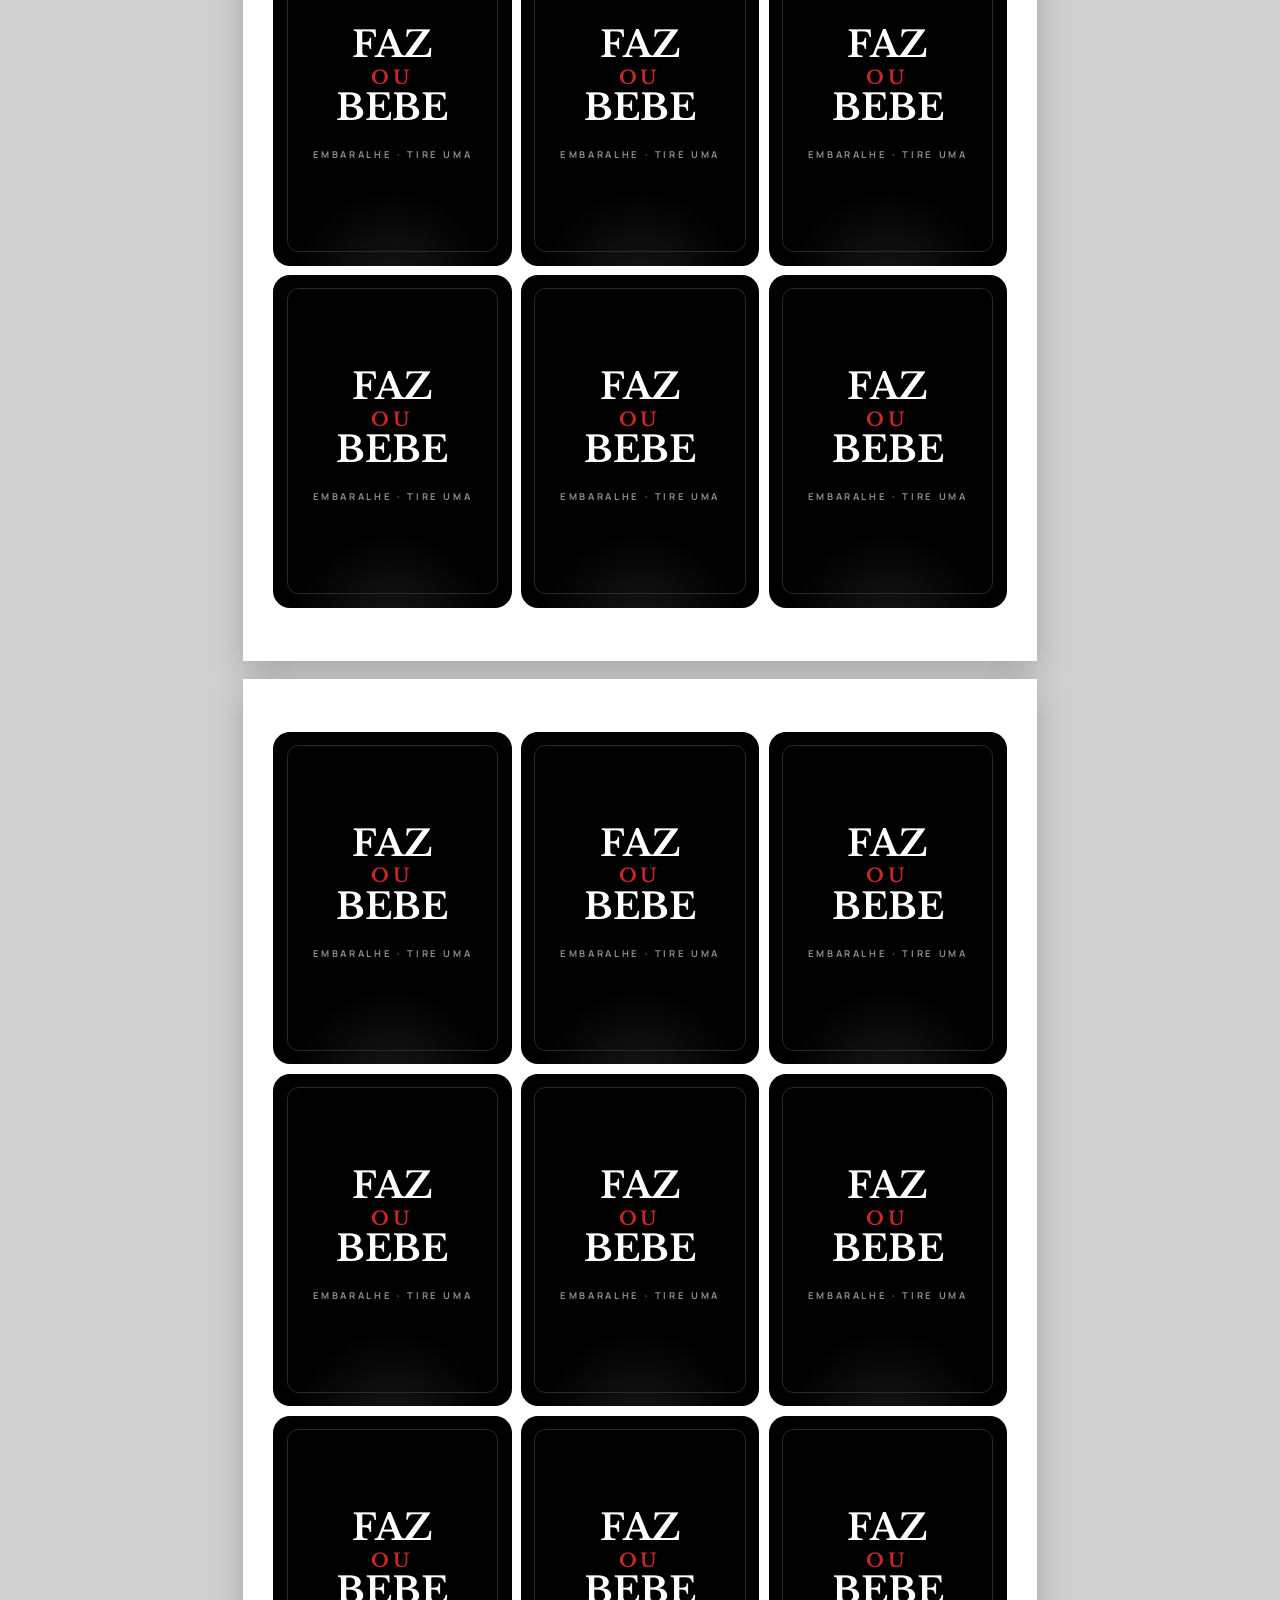
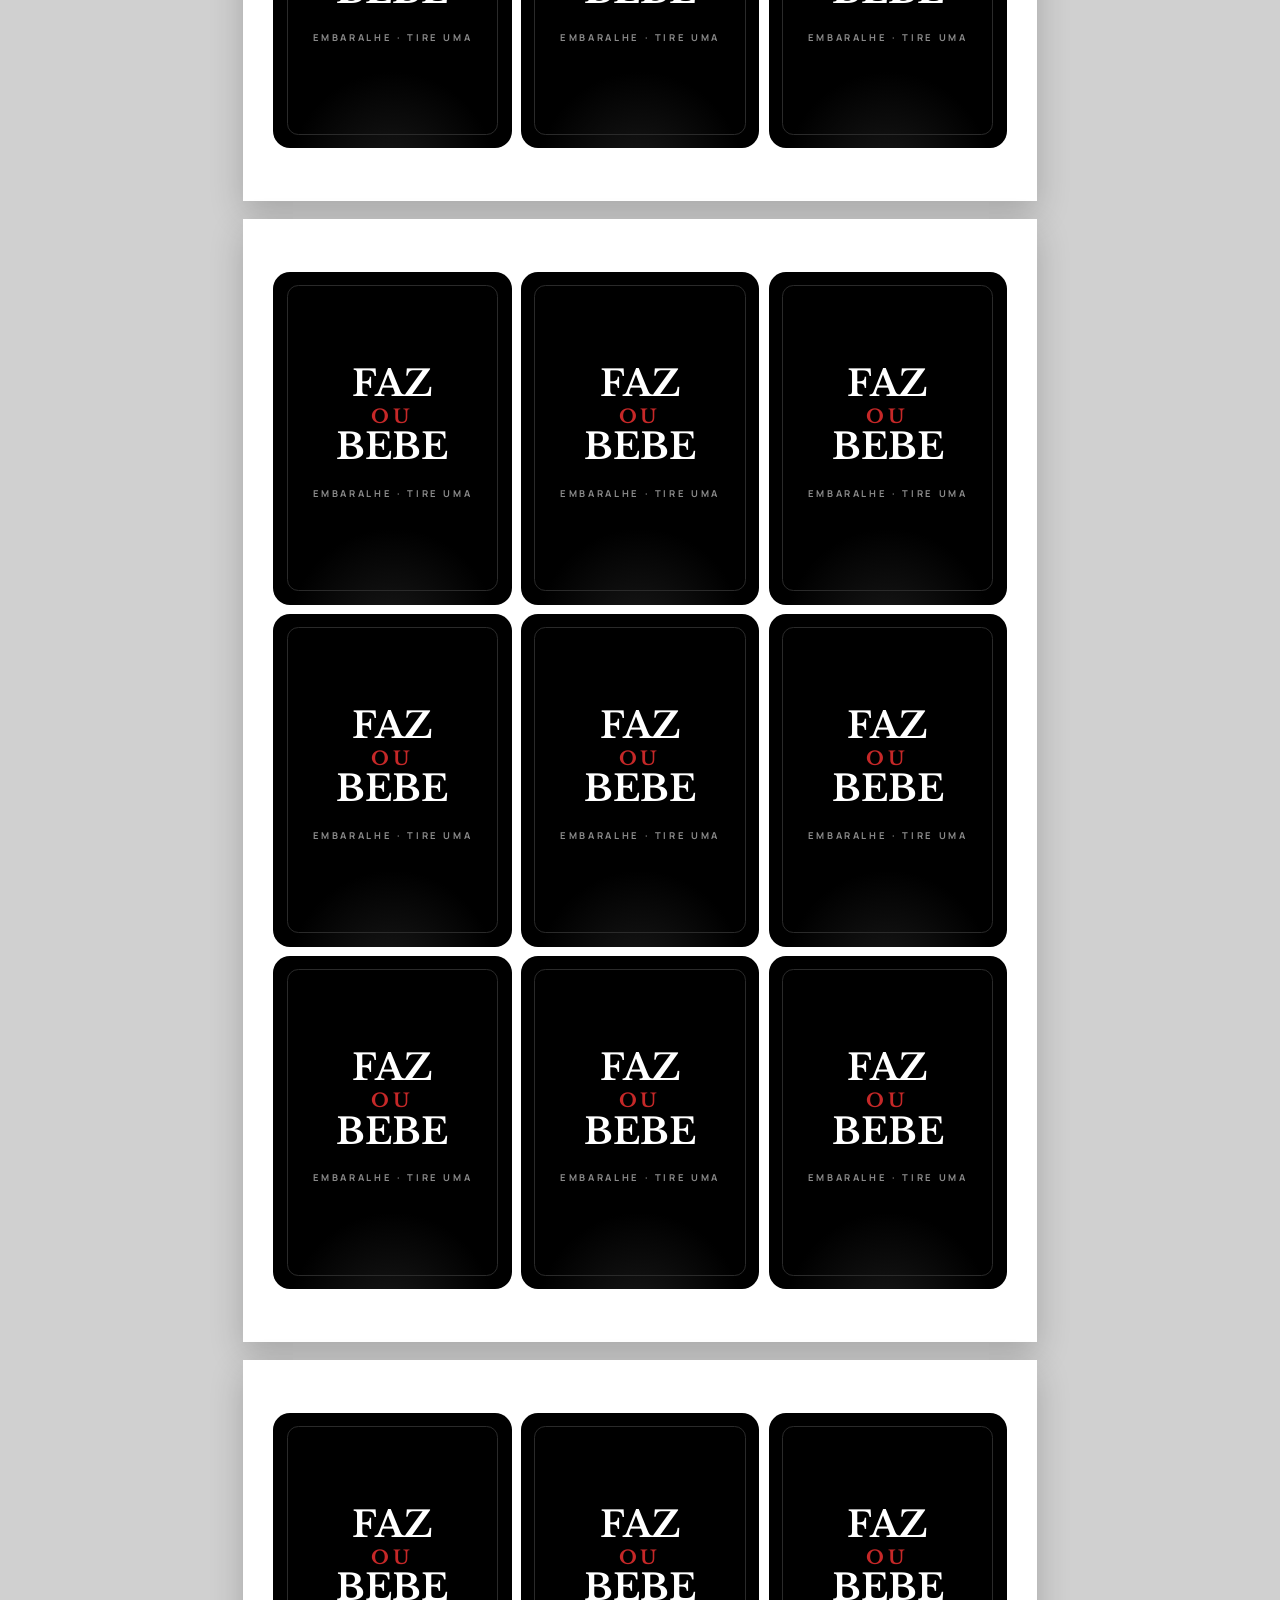
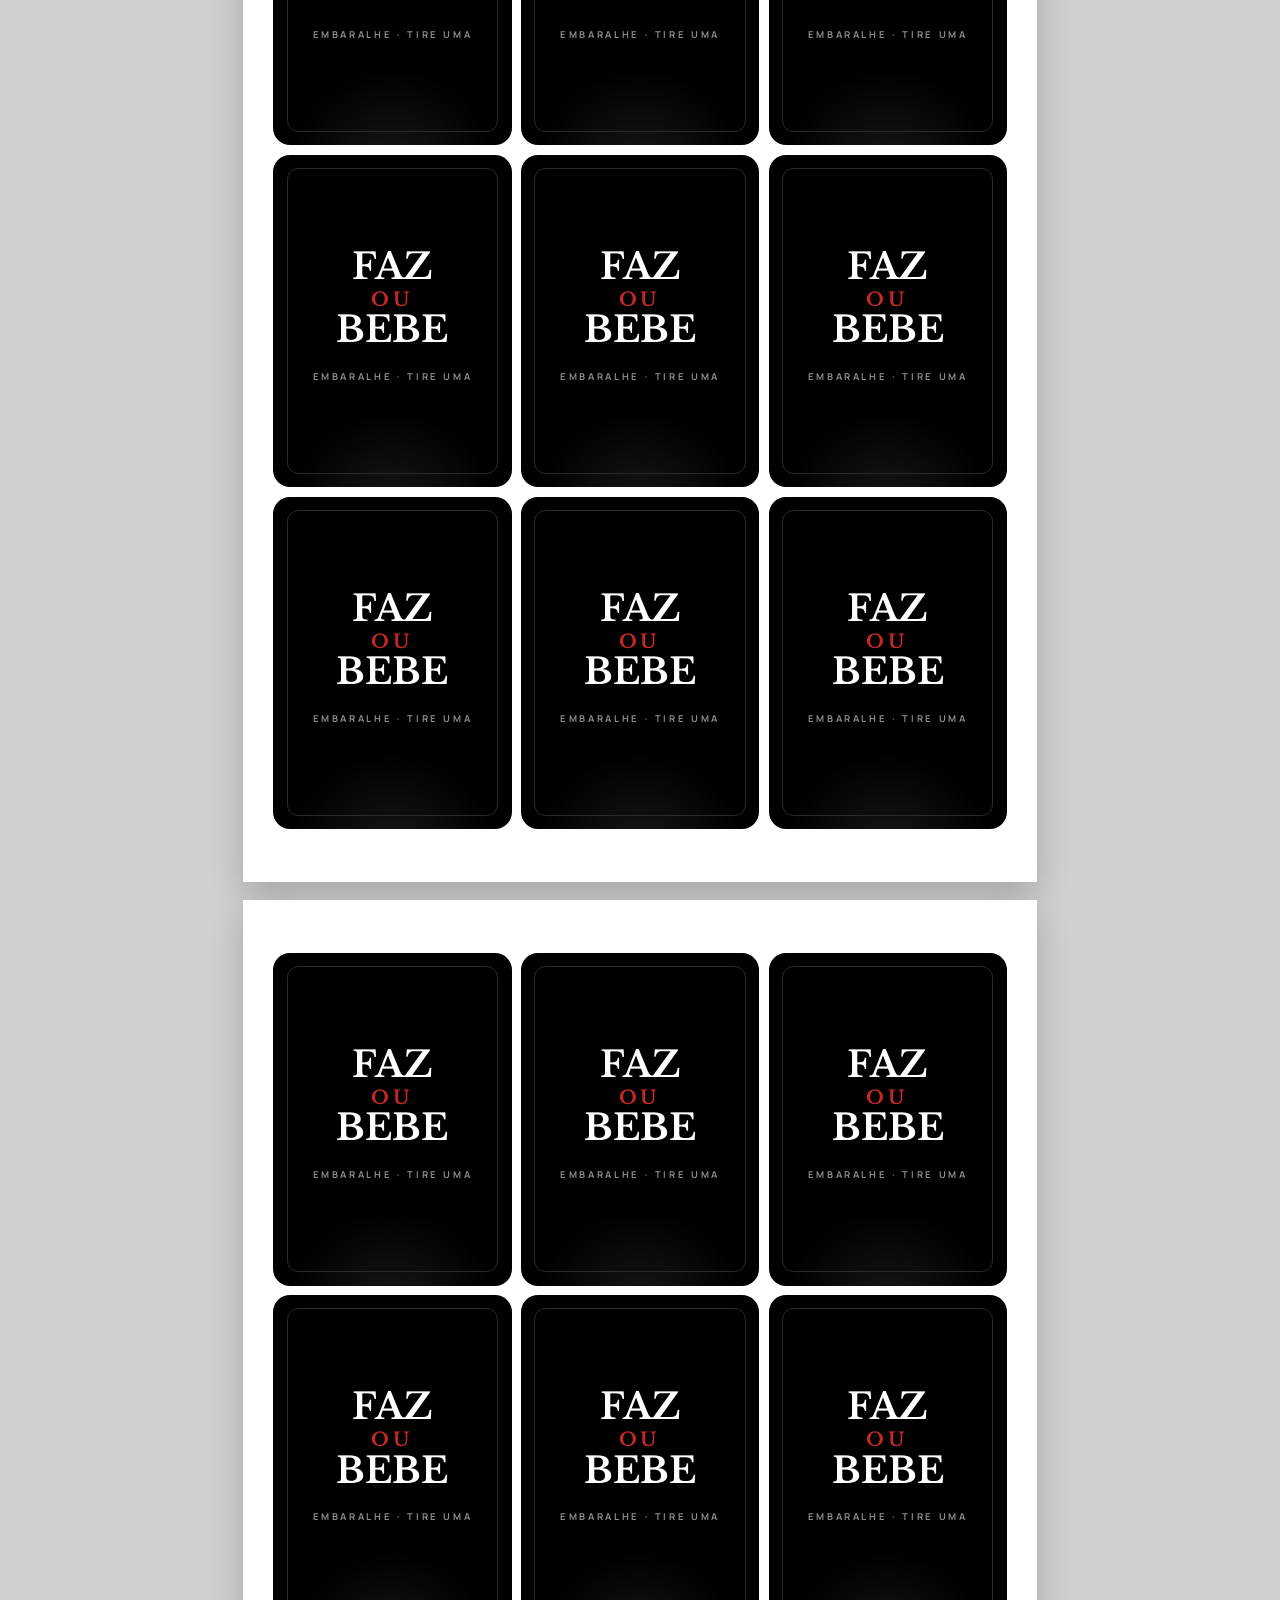
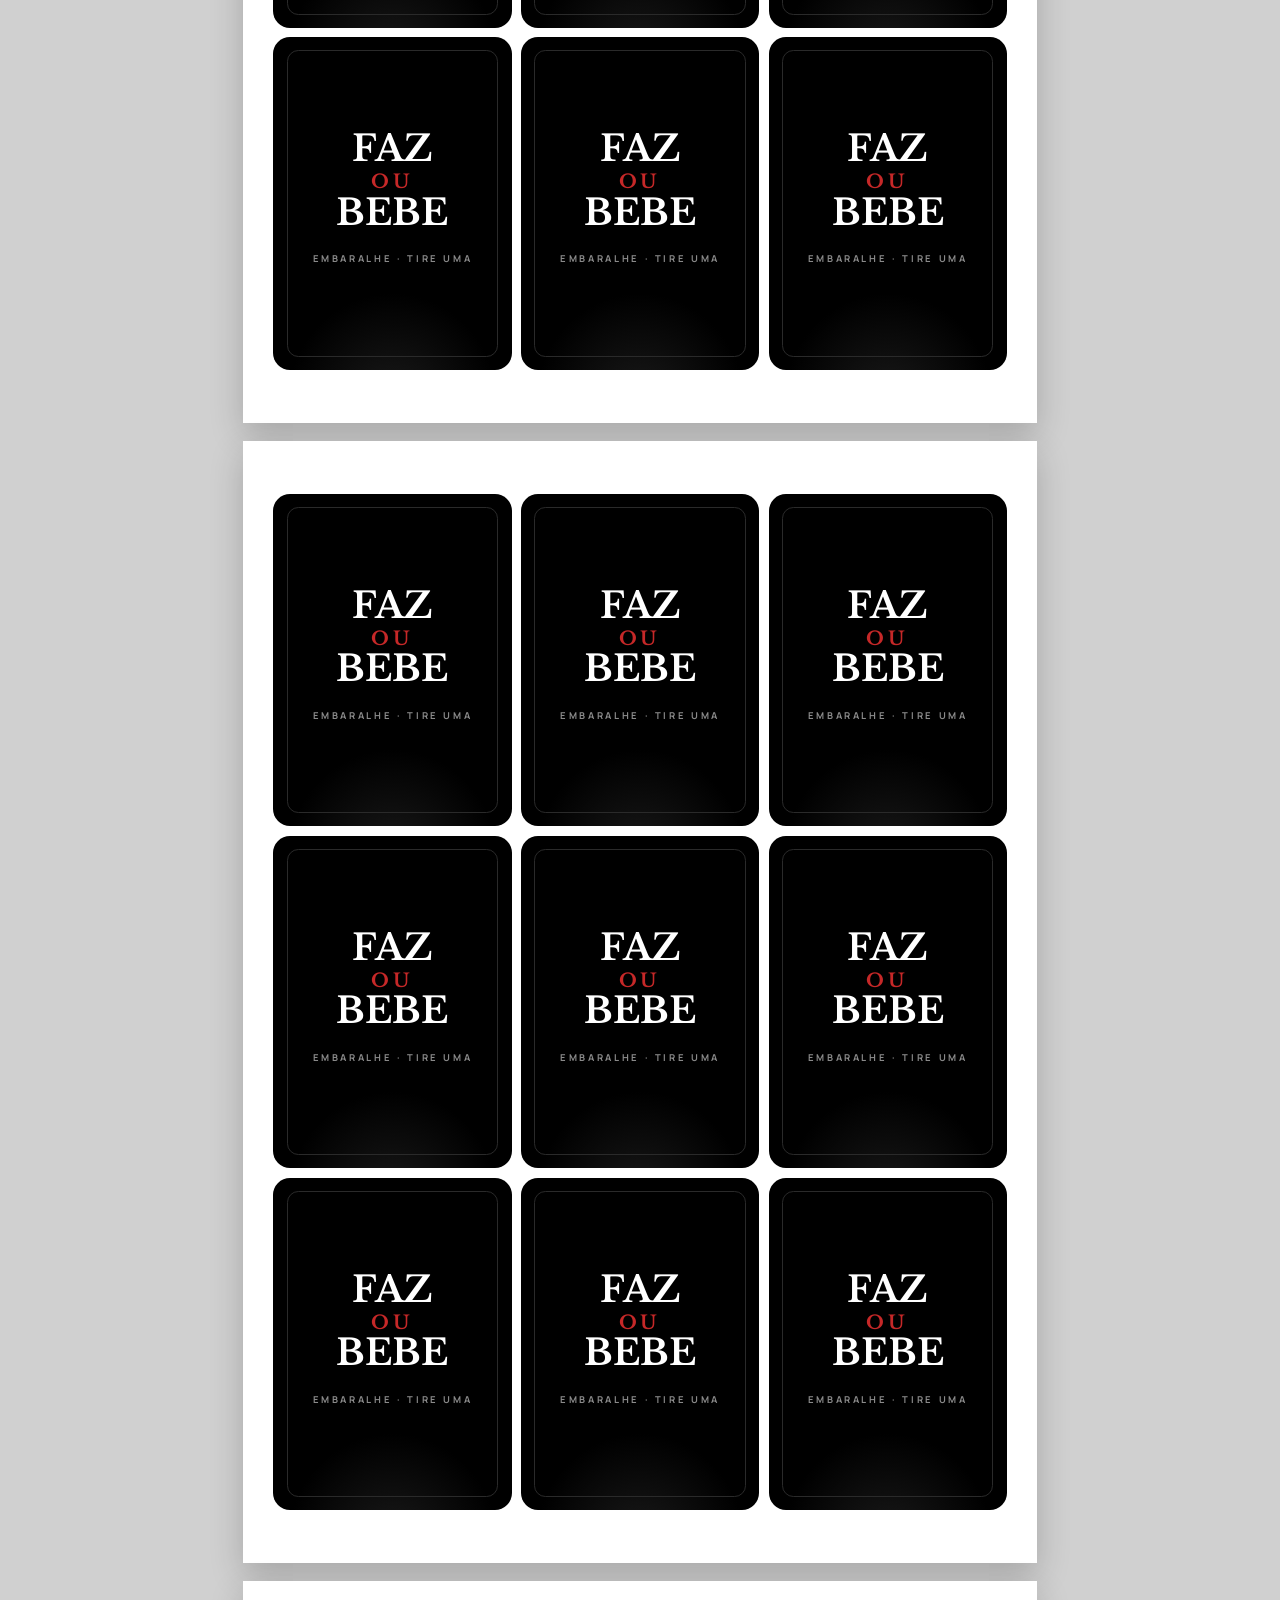
<file: print/verso.html>
<!DOCTYPE html>
<html lang="pt-BR">
<head>
  <meta charset="UTF-8" />
  <title>FAZ OU BEBE — Verso</title>
  <style>
  @import url('https://fonts.googleapis.com/css2?family=Libre+Baskerville:wght@700&family=Manrope:wght@600;700;800&display=swap');

  :root {
    --black: #000;
    --red: #C62828;
    --ink: #ffffff;
    --muted: #8a8a8a;
    --card-w: 63mm;
    --card-h: 88mm;
    --gap: 2.5mm;
    --radius: 4.5mm;
  }

  * { box-sizing: border-box; }
  html, body {
    margin: 0;
    padding: 0;
    background: #fff;
    font-family: "Manrope", system-ui, sans-serif;
    -webkit-print-color-adjust: exact;
    print-color-adjust: exact;
  }

  .sheet {
    width: 210mm;
    height: 297mm;
    padding: 14mm 8.5mm;
    display: grid;
    grid-template-columns: repeat(3, var(--card-w));
    grid-template-rows: repeat(3, var(--card-h));
    gap: var(--gap);
    justify-content: center;
    align-content: center;
    page-break-after: always;
    break-after: page;
  }
  .sheet:last-child { page-break-after: auto; break-after: auto; }

  .card {
    width: var(--card-w);
    height: var(--card-h);
    background: var(--black);
    color: var(--ink);
    border-radius: var(--radius);
    position: relative;
    overflow: hidden;
  }
  .card.empty { visibility: hidden; }

  /* —— VERSO —— */
  .card-back {
    display: flex;
    flex-direction: column;
    align-items: center;
    justify-content: center;
    text-align: center;
    padding: 6mm;
    background:
      radial-gradient(80% 60% at 50% 110%, #1a1a1a 0%, transparent 55%),
      #000;
  }
  .card-back .frame {
    position: absolute;
    inset: 3.5mm;
    border: 0.45mm solid #2a2a2a;
    border-radius: 3mm;
    pointer-events: none;
  }
  .card-back .brand {
    font-family: "Libre Baskerville", Georgia, serif;
    font-size: 9.5mm;
    line-height: 0.95;
    margin: 0;
    color: #fff;
    font-weight: 700;
  }
  .card-back .brand span { display: block; }
  .card-back .ou {
    color: var(--red);
    font-size: 5mm;
    letter-spacing: 0.2em;
    margin: 1.8mm 0 1.2mm;
  }
  .card-back .hint {
    margin-top: 6mm;
    font-size: 2.5mm;
    letter-spacing: 0.28em;
    text-transform: uppercase;
    color: var(--muted);
    font-weight: 700;
    font-family: "Manrope", sans-serif;
  }

  /* —— FRENTE —— */
  .card-front {
    display: grid;
    grid-template-rows: auto 1fr auto auto;
    padding: 5.5mm 4.5mm 4mm;
    text-align: center;
  }
  .cat {
    font-family: "Libre Baskerville", Georgia, serif;
    font-size: 9mm;
    line-height: 1;
    color: var(--red);
    font-weight: 700;
    letter-spacing: 0.02em;
    margin: 0;
  }
  .icon-wrap {
    display: flex;
    align-items: center;
    justify-content: center;
    min-height: 28mm;
    padding: 2mm 0;
  }
  .icon-wrap svg {
    width: 22mm;
    height: 22mm;
    display: block;
  }
  .texto {
    margin: 0;
    font-size: 4.6mm;
    line-height: 1.25;
    font-weight: 800;
    color: #fff;
    padding: 0 1mm 2mm;
  }
  .texto.long { font-size: 3.9mm; }
  .texto.xl { font-size: 3.4mm; }
  .num {
    position: absolute;
    right: 4mm;
    bottom: 3.2mm;
    font-size: 2.4mm;
    color: var(--muted);
    font-weight: 700;
    letter-spacing: 0.04em;
  }

  @page { size: A4; margin: 0; }

  @media screen {
    body { background: #d0d0d0; padding: 14px; }
    .sheet {
      background: #fff;
      margin: 0 auto 18px;
      box-shadow: 0 12px 32px rgba(0,0,0,.2);
    }
  }
</style>
</head>
<body>
<section class="sheet">
    <article class="card card-back">
      <div class="frame"></div>
      <h2 class="brand">
        <span>FAZ</span>
        <span class="ou">OU</span>
        <span>BEBE</span>
      </h2>
      <p class="hint">embaralhe · tire uma</p>
    </article>
    <article class="card card-back">
      <div class="frame"></div>
      <h2 class="brand">
        <span>FAZ</span>
        <span class="ou">OU</span>
        <span>BEBE</span>
      </h2>
      <p class="hint">embaralhe · tire uma</p>
    </article>
    <article class="card card-back">
      <div class="frame"></div>
      <h2 class="brand">
        <span>FAZ</span>
        <span class="ou">OU</span>
        <span>BEBE</span>
      </h2>
      <p class="hint">embaralhe · tire uma</p>
    </article>
    <article class="card card-back">
      <div class="frame"></div>
      <h2 class="brand">
        <span>FAZ</span>
        <span class="ou">OU</span>
        <span>BEBE</span>
      </h2>
      <p class="hint">embaralhe · tire uma</p>
    </article>
    <article class="card card-back">
      <div class="frame"></div>
      <h2 class="brand">
        <span>FAZ</span>
        <span class="ou">OU</span>
        <span>BEBE</span>
      </h2>
      <p class="hint">embaralhe · tire uma</p>
    </article>
    <article class="card card-back">
      <div class="frame"></div>
      <h2 class="brand">
        <span>FAZ</span>
        <span class="ou">OU</span>
        <span>BEBE</span>
      </h2>
      <p class="hint">embaralhe · tire uma</p>
    </article>
    <article class="card card-back">
      <div class="frame"></div>
      <h2 class="brand">
        <span>FAZ</span>
        <span class="ou">OU</span>
        <span>BEBE</span>
      </h2>
      <p class="hint">embaralhe · tire uma</p>
    </article>
    <article class="card card-back">
      <div class="frame"></div>
      <h2 class="brand">
        <span>FAZ</span>
        <span class="ou">OU</span>
        <span>BEBE</span>
      </h2>
      <p class="hint">embaralhe · tire uma</p>
    </article>
    <article class="card card-back">
      <div class="frame"></div>
      <h2 class="brand">
        <span>FAZ</span>
        <span class="ou">OU</span>
        <span>BEBE</span>
      </h2>
      <p class="hint">embaralhe · tire uma</p>
    </article></section>
<section class="sheet">
    <article class="card card-back">
      <div class="frame"></div>
      <h2 class="brand">
        <span>FAZ</span>
        <span class="ou">OU</span>
        <span>BEBE</span>
      </h2>
      <p class="hint">embaralhe · tire uma</p>
    </article>
    <article class="card card-back">
      <div class="frame"></div>
      <h2 class="brand">
        <span>FAZ</span>
        <span class="ou">OU</span>
        <span>BEBE</span>
      </h2>
      <p class="hint">embaralhe · tire uma</p>
    </article>
    <article class="card card-back">
      <div class="frame"></div>
      <h2 class="brand">
        <span>FAZ</span>
        <span class="ou">OU</span>
        <span>BEBE</span>
      </h2>
      <p class="hint">embaralhe · tire uma</p>
    </article>
    <article class="card card-back">
      <div class="frame"></div>
      <h2 class="brand">
        <span>FAZ</span>
        <span class="ou">OU</span>
        <span>BEBE</span>
      </h2>
      <p class="hint">embaralhe · tire uma</p>
    </article>
    <article class="card card-back">
      <div class="frame"></div>
      <h2 class="brand">
        <span>FAZ</span>
        <span class="ou">OU</span>
        <span>BEBE</span>
      </h2>
      <p class="hint">embaralhe · tire uma</p>
    </article>
    <article class="card card-back">
      <div class="frame"></div>
      <h2 class="brand">
        <span>FAZ</span>
        <span class="ou">OU</span>
        <span>BEBE</span>
      </h2>
      <p class="hint">embaralhe · tire uma</p>
    </article>
    <article class="card card-back">
      <div class="frame"></div>
      <h2 class="brand">
        <span>FAZ</span>
        <span class="ou">OU</span>
        <span>BEBE</span>
      </h2>
      <p class="hint">embaralhe · tire uma</p>
    </article>
    <article class="card card-back">
      <div class="frame"></div>
      <h2 class="brand">
        <span>FAZ</span>
        <span class="ou">OU</span>
        <span>BEBE</span>
      </h2>
      <p class="hint">embaralhe · tire uma</p>
    </article>
    <article class="card card-back">
      <div class="frame"></div>
      <h2 class="brand">
        <span>FAZ</span>
        <span class="ou">OU</span>
        <span>BEBE</span>
      </h2>
      <p class="hint">embaralhe · tire uma</p>
    </article></section>
<section class="sheet">
    <article class="card card-back">
      <div class="frame"></div>
      <h2 class="brand">
        <span>FAZ</span>
        <span class="ou">OU</span>
        <span>BEBE</span>
      </h2>
      <p class="hint">embaralhe · tire uma</p>
    </article>
    <article class="card card-back">
      <div class="frame"></div>
      <h2 class="brand">
        <span>FAZ</span>
        <span class="ou">OU</span>
        <span>BEBE</span>
      </h2>
      <p class="hint">embaralhe · tire uma</p>
    </article>
    <article class="card card-back">
      <div class="frame"></div>
      <h2 class="brand">
        <span>FAZ</span>
        <span class="ou">OU</span>
        <span>BEBE</span>
      </h2>
      <p class="hint">embaralhe · tire uma</p>
    </article>
    <article class="card card-back">
      <div class="frame"></div>
      <h2 class="brand">
        <span>FAZ</span>
        <span class="ou">OU</span>
        <span>BEBE</span>
      </h2>
      <p class="hint">embaralhe · tire uma</p>
    </article>
    <article class="card card-back">
      <div class="frame"></div>
      <h2 class="brand">
        <span>FAZ</span>
        <span class="ou">OU</span>
        <span>BEBE</span>
      </h2>
      <p class="hint">embaralhe · tire uma</p>
    </article>
    <article class="card card-back">
      <div class="frame"></div>
      <h2 class="brand">
        <span>FAZ</span>
        <span class="ou">OU</span>
        <span>BEBE</span>
      </h2>
      <p class="hint">embaralhe · tire uma</p>
    </article>
    <article class="card card-back">
      <div class="frame"></div>
      <h2 class="brand">
        <span>FAZ</span>
        <span class="ou">OU</span>
        <span>BEBE</span>
      </h2>
      <p class="hint">embaralhe · tire uma</p>
    </article>
    <article class="card card-back">
      <div class="frame"></div>
      <h2 class="brand">
        <span>FAZ</span>
        <span class="ou">OU</span>
        <span>BEBE</span>
      </h2>
      <p class="hint">embaralhe · tire uma</p>
    </article>
    <article class="card card-back">
      <div class="frame"></div>
      <h2 class="brand">
        <span>FAZ</span>
        <span class="ou">OU</span>
        <span>BEBE</span>
      </h2>
      <p class="hint">embaralhe · tire uma</p>
    </article></section>
<section class="sheet">
    <article class="card card-back">
      <div class="frame"></div>
      <h2 class="brand">
        <span>FAZ</span>
        <span class="ou">OU</span>
        <span>BEBE</span>
      </h2>
      <p class="hint">embaralhe · tire uma</p>
    </article>
    <article class="card card-back">
      <div class="frame"></div>
      <h2 class="brand">
        <span>FAZ</span>
        <span class="ou">OU</span>
        <span>BEBE</span>
      </h2>
      <p class="hint">embaralhe · tire uma</p>
    </article>
    <article class="card card-back">
      <div class="frame"></div>
      <h2 class="brand">
        <span>FAZ</span>
        <span class="ou">OU</span>
        <span>BEBE</span>
      </h2>
      <p class="hint">embaralhe · tire uma</p>
    </article>
    <article class="card card-back">
      <div class="frame"></div>
      <h2 class="brand">
        <span>FAZ</span>
        <span class="ou">OU</span>
        <span>BEBE</span>
      </h2>
      <p class="hint">embaralhe · tire uma</p>
    </article>
    <article class="card card-back">
      <div class="frame"></div>
      <h2 class="brand">
        <span>FAZ</span>
        <span class="ou">OU</span>
        <span>BEBE</span>
      </h2>
      <p class="hint">embaralhe · tire uma</p>
    </article>
    <article class="card card-back">
      <div class="frame"></div>
      <h2 class="brand">
        <span>FAZ</span>
        <span class="ou">OU</span>
        <span>BEBE</span>
      </h2>
      <p class="hint">embaralhe · tire uma</p>
    </article>
    <article class="card card-back">
      <div class="frame"></div>
      <h2 class="brand">
        <span>FAZ</span>
        <span class="ou">OU</span>
        <span>BEBE</span>
      </h2>
      <p class="hint">embaralhe · tire uma</p>
    </article>
    <article class="card card-back">
      <div class="frame"></div>
      <h2 class="brand">
        <span>FAZ</span>
        <span class="ou">OU</span>
        <span>BEBE</span>
      </h2>
      <p class="hint">embaralhe · tire uma</p>
    </article>
    <article class="card card-back">
      <div class="frame"></div>
      <h2 class="brand">
        <span>FAZ</span>
        <span class="ou">OU</span>
        <span>BEBE</span>
      </h2>
      <p class="hint">embaralhe · tire uma</p>
    </article></section>
<section class="sheet">
    <article class="card card-back">
      <div class="frame"></div>
      <h2 class="brand">
        <span>FAZ</span>
        <span class="ou">OU</span>
        <span>BEBE</span>
      </h2>
      <p class="hint">embaralhe · tire uma</p>
    </article>
    <article class="card card-back">
      <div class="frame"></div>
      <h2 class="brand">
        <span>FAZ</span>
        <span class="ou">OU</span>
        <span>BEBE</span>
      </h2>
      <p class="hint">embaralhe · tire uma</p>
    </article>
    <article class="card card-back">
      <div class="frame"></div>
      <h2 class="brand">
        <span>FAZ</span>
        <span class="ou">OU</span>
        <span>BEBE</span>
      </h2>
      <p class="hint">embaralhe · tire uma</p>
    </article>
    <article class="card card-back">
      <div class="frame"></div>
      <h2 class="brand">
        <span>FAZ</span>
        <span class="ou">OU</span>
        <span>BEBE</span>
      </h2>
      <p class="hint">embaralhe · tire uma</p>
    </article>
    <article class="card card-back">
      <div class="frame"></div>
      <h2 class="brand">
        <span>FAZ</span>
        <span class="ou">OU</span>
        <span>BEBE</span>
      </h2>
      <p class="hint">embaralhe · tire uma</p>
    </article>
    <article class="card card-back">
      <div class="frame"></div>
      <h2 class="brand">
        <span>FAZ</span>
        <span class="ou">OU</span>
        <span>BEBE</span>
      </h2>
      <p class="hint">embaralhe · tire uma</p>
    </article>
    <article class="card card-back">
      <div class="frame"></div>
      <h2 class="brand">
        <span>FAZ</span>
        <span class="ou">OU</span>
        <span>BEBE</span>
      </h2>
      <p class="hint">embaralhe · tire uma</p>
    </article>
    <article class="card card-back">
      <div class="frame"></div>
      <h2 class="brand">
        <span>FAZ</span>
        <span class="ou">OU</span>
        <span>BEBE</span>
      </h2>
      <p class="hint">embaralhe · tire uma</p>
    </article>
    <article class="card card-back">
      <div class="frame"></div>
      <h2 class="brand">
        <span>FAZ</span>
        <span class="ou">OU</span>
        <span>BEBE</span>
      </h2>
      <p class="hint">embaralhe · tire uma</p>
    </article></section>
<section class="sheet">
    <article class="card card-back">
      <div class="frame"></div>
      <h2 class="brand">
        <span>FAZ</span>
        <span class="ou">OU</span>
        <span>BEBE</span>
      </h2>
      <p class="hint">embaralhe · tire uma</p>
    </article>
    <article class="card card-back">
      <div class="frame"></div>
      <h2 class="brand">
        <span>FAZ</span>
        <span class="ou">OU</span>
        <span>BEBE</span>
      </h2>
      <p class="hint">embaralhe · tire uma</p>
    </article>
    <article class="card card-back">
      <div class="frame"></div>
      <h2 class="brand">
        <span>FAZ</span>
        <span class="ou">OU</span>
        <span>BEBE</span>
      </h2>
      <p class="hint">embaralhe · tire uma</p>
    </article>
    <article class="card card-back">
      <div class="frame"></div>
      <h2 class="brand">
        <span>FAZ</span>
        <span class="ou">OU</span>
        <span>BEBE</span>
      </h2>
      <p class="hint">embaralhe · tire uma</p>
    </article>
    <article class="card card-back">
      <div class="frame"></div>
      <h2 class="brand">
        <span>FAZ</span>
        <span class="ou">OU</span>
        <span>BEBE</span>
      </h2>
      <p class="hint">embaralhe · tire uma</p>
    </article>
    <article class="card card-back">
      <div class="frame"></div>
      <h2 class="brand">
        <span>FAZ</span>
        <span class="ou">OU</span>
        <span>BEBE</span>
      </h2>
      <p class="hint">embaralhe · tire uma</p>
    </article>
    <article class="card card-back">
      <div class="frame"></div>
      <h2 class="brand">
        <span>FAZ</span>
        <span class="ou">OU</span>
        <span>BEBE</span>
      </h2>
      <p class="hint">embaralhe · tire uma</p>
    </article>
    <article class="card card-back">
      <div class="frame"></div>
      <h2 class="brand">
        <span>FAZ</span>
        <span class="ou">OU</span>
        <span>BEBE</span>
      </h2>
      <p class="hint">embaralhe · tire uma</p>
    </article>
    <article class="card card-back">
      <div class="frame"></div>
      <h2 class="brand">
        <span>FAZ</span>
        <span class="ou">OU</span>
        <span>BEBE</span>
      </h2>
      <p class="hint">embaralhe · tire uma</p>
    </article></section>
<section class="sheet">
    <article class="card card-back">
      <div class="frame"></div>
      <h2 class="brand">
        <span>FAZ</span>
        <span class="ou">OU</span>
        <span>BEBE</span>
      </h2>
      <p class="hint">embaralhe · tire uma</p>
    </article>
    <article class="card card-back">
      <div class="frame"></div>
      <h2 class="brand">
        <span>FAZ</span>
        <span class="ou">OU</span>
        <span>BEBE</span>
      </h2>
      <p class="hint">embaralhe · tire uma</p>
    </article>
    <article class="card card-back">
      <div class="frame"></div>
      <h2 class="brand">
        <span>FAZ</span>
        <span class="ou">OU</span>
        <span>BEBE</span>
      </h2>
      <p class="hint">embaralhe · tire uma</p>
    </article>
    <article class="card card-back">
      <div class="frame"></div>
      <h2 class="brand">
        <span>FAZ</span>
        <span class="ou">OU</span>
        <span>BEBE</span>
      </h2>
      <p class="hint">embaralhe · tire uma</p>
    </article>
    <article class="card card-back">
      <div class="frame"></div>
      <h2 class="brand">
        <span>FAZ</span>
        <span class="ou">OU</span>
        <span>BEBE</span>
      </h2>
      <p class="hint">embaralhe · tire uma</p>
    </article>
    <article class="card card-back">
      <div class="frame"></div>
      <h2 class="brand">
        <span>FAZ</span>
        <span class="ou">OU</span>
        <span>BEBE</span>
      </h2>
      <p class="hint">embaralhe · tire uma</p>
    </article>
    <article class="card card-back">
      <div class="frame"></div>
      <h2 class="brand">
        <span>FAZ</span>
        <span class="ou">OU</span>
        <span>BEBE</span>
      </h2>
      <p class="hint">embaralhe · tire uma</p>
    </article>
    <article class="card card-back">
      <div class="frame"></div>
      <h2 class="brand">
        <span>FAZ</span>
        <span class="ou">OU</span>
        <span>BEBE</span>
      </h2>
      <p class="hint">embaralhe · tire uma</p>
    </article>
    <article class="card card-back">
      <div class="frame"></div>
      <h2 class="brand">
        <span>FAZ</span>
        <span class="ou">OU</span>
        <span>BEBE</span>
      </h2>
      <p class="hint">embaralhe · tire uma</p>
    </article></section>
<section class="sheet">
    <article class="card card-back">
      <div class="frame"></div>
      <h2 class="brand">
        <span>FAZ</span>
        <span class="ou">OU</span>
        <span>BEBE</span>
      </h2>
      <p class="hint">embaralhe · tire uma</p>
    </article>
    <article class="card card-back">
      <div class="frame"></div>
      <h2 class="brand">
        <span>FAZ</span>
        <span class="ou">OU</span>
        <span>BEBE</span>
      </h2>
      <p class="hint">embaralhe · tire uma</p>
    </article>
    <article class="card card-back">
      <div class="frame"></div>
      <h2 class="brand">
        <span>FAZ</span>
        <span class="ou">OU</span>
        <span>BEBE</span>
      </h2>
      <p class="hint">embaralhe · tire uma</p>
    </article>
    <article class="card card-back">
      <div class="frame"></div>
      <h2 class="brand">
        <span>FAZ</span>
        <span class="ou">OU</span>
        <span>BEBE</span>
      </h2>
      <p class="hint">embaralhe · tire uma</p>
    </article>
    <article class="card card-back">
      <div class="frame"></div>
      <h2 class="brand">
        <span>FAZ</span>
        <span class="ou">OU</span>
        <span>BEBE</span>
      </h2>
      <p class="hint">embaralhe · tire uma</p>
    </article>
    <article class="card card-back">
      <div class="frame"></div>
      <h2 class="brand">
        <span>FAZ</span>
        <span class="ou">OU</span>
        <span>BEBE</span>
      </h2>
      <p class="hint">embaralhe · tire uma</p>
    </article>
    <article class="card card-back">
      <div class="frame"></div>
      <h2 class="brand">
        <span>FAZ</span>
        <span class="ou">OU</span>
        <span>BEBE</span>
      </h2>
      <p class="hint">embaralhe · tire uma</p>
    </article>
    <article class="card card-back">
      <div class="frame"></div>
      <h2 class="brand">
        <span>FAZ</span>
        <span class="ou">OU</span>
        <span>BEBE</span>
      </h2>
      <p class="hint">embaralhe · tire uma</p>
    </article>
    <article class="card card-back">
      <div class="frame"></div>
      <h2 class="brand">
        <span>FAZ</span>
        <span class="ou">OU</span>
        <span>BEBE</span>
      </h2>
      <p class="hint">embaralhe · tire uma</p>
    </article></section>
<section class="sheet">
    <article class="card card-back">
      <div class="frame"></div>
      <h2 class="brand">
        <span>FAZ</span>
        <span class="ou">OU</span>
        <span>BEBE</span>
      </h2>
      <p class="hint">embaralhe · tire uma</p>
    </article>
    <article class="card card-back">
      <div class="frame"></div>
      <h2 class="brand">
        <span>FAZ</span>
        <span class="ou">OU</span>
        <span>BEBE</span>
      </h2>
      <p class="hint">embaralhe · tire uma</p>
    </article>
    <article class="card card-back">
      <div class="frame"></div>
      <h2 class="brand">
        <span>FAZ</span>
        <span class="ou">OU</span>
        <span>BEBE</span>
      </h2>
      <p class="hint">embaralhe · tire uma</p>
    </article>
    <article class="card card-back">
      <div class="frame"></div>
      <h2 class="brand">
        <span>FAZ</span>
        <span class="ou">OU</span>
        <span>BEBE</span>
      </h2>
      <p class="hint">embaralhe · tire uma</p>
    </article>
    <article class="card card-back">
      <div class="frame"></div>
      <h2 class="brand">
        <span>FAZ</span>
        <span class="ou">OU</span>
        <span>BEBE</span>
      </h2>
      <p class="hint">embaralhe · tire uma</p>
    </article>
    <article class="card card-back">
      <div class="frame"></div>
      <h2 class="brand">
        <span>FAZ</span>
        <span class="ou">OU</span>
        <span>BEBE</span>
      </h2>
      <p class="hint">embaralhe · tire uma</p>
    </article>
    <article class="card card-back">
      <div class="frame"></div>
      <h2 class="brand">
        <span>FAZ</span>
        <span class="ou">OU</span>
        <span>BEBE</span>
      </h2>
      <p class="hint">embaralhe · tire uma</p>
    </article>
    <article class="card card-back">
      <div class="frame"></div>
      <h2 class="brand">
        <span>FAZ</span>
        <span class="ou">OU</span>
        <span>BEBE</span>
      </h2>
      <p class="hint">embaralhe · tire uma</p>
    </article>
    <article class="card card-back">
      <div class="frame"></div>
      <h2 class="brand">
        <span>FAZ</span>
        <span class="ou">OU</span>
        <span>BEBE</span>
      </h2>
      <p class="hint">embaralhe · tire uma</p>
    </article></section>
<section class="sheet">
    <article class="card card-back">
      <div class="frame"></div>
      <h2 class="brand">
        <span>FAZ</span>
        <span class="ou">OU</span>
        <span>BEBE</span>
      </h2>
      <p class="hint">embaralhe · tire uma</p>
    </article>
    <article class="card card-back">
      <div class="frame"></div>
      <h2 class="brand">
        <span>FAZ</span>
        <span class="ou">OU</span>
        <span>BEBE</span>
      </h2>
      <p class="hint">embaralhe · tire uma</p>
    </article>
    <article class="card card-back">
      <div class="frame"></div>
      <h2 class="brand">
        <span>FAZ</span>
        <span class="ou">OU</span>
        <span>BEBE</span>
      </h2>
      <p class="hint">embaralhe · tire uma</p>
    </article>
    <article class="card card-back">
      <div class="frame"></div>
      <h2 class="brand">
        <span>FAZ</span>
        <span class="ou">OU</span>
        <span>BEBE</span>
      </h2>
      <p class="hint">embaralhe · tire uma</p>
    </article>
    <article class="card card-back">
      <div class="frame"></div>
      <h2 class="brand">
        <span>FAZ</span>
        <span class="ou">OU</span>
        <span>BEBE</span>
      </h2>
      <p class="hint">embaralhe · tire uma</p>
    </article>
    <article class="card card-back">
      <div class="frame"></div>
      <h2 class="brand">
        <span>FAZ</span>
        <span class="ou">OU</span>
        <span>BEBE</span>
      </h2>
      <p class="hint">embaralhe · tire uma</p>
    </article>
    <article class="card card-back">
      <div class="frame"></div>
      <h2 class="brand">
        <span>FAZ</span>
        <span class="ou">OU</span>
        <span>BEBE</span>
      </h2>
      <p class="hint">embaralhe · tire uma</p>
    </article>
    <article class="card card-back">
      <div class="frame"></div>
      <h2 class="brand">
        <span>FAZ</span>
        <span class="ou">OU</span>
        <span>BEBE</span>
      </h2>
      <p class="hint">embaralhe · tire uma</p>
    </article>
    <article class="card card-back">
      <div class="frame"></div>
      <h2 class="brand">
        <span>FAZ</span>
        <span class="ou">OU</span>
        <span>BEBE</span>
      </h2>
      <p class="hint">embaralhe · tire uma</p>
    </article></section>
<section class="sheet">
    <article class="card card-back">
      <div class="frame"></div>
      <h2 class="brand">
        <span>FAZ</span>
        <span class="ou">OU</span>
        <span>BEBE</span>
      </h2>
      <p class="hint">embaralhe · tire uma</p>
    </article>
    <article class="card card-back">
      <div class="frame"></div>
      <h2 class="brand">
        <span>FAZ</span>
        <span class="ou">OU</span>
        <span>BEBE</span>
      </h2>
      <p class="hint">embaralhe · tire uma</p>
    </article>
    <article class="card card-back">
      <div class="frame"></div>
      <h2 class="brand">
        <span>FAZ</span>
        <span class="ou">OU</span>
        <span>BEBE</span>
      </h2>
      <p class="hint">embaralhe · tire uma</p>
    </article>
    <article class="card card-back">
      <div class="frame"></div>
      <h2 class="brand">
        <span>FAZ</span>
        <span class="ou">OU</span>
        <span>BEBE</span>
      </h2>
      <p class="hint">embaralhe · tire uma</p>
    </article>
    <article class="card card-back">
      <div class="frame"></div>
      <h2 class="brand">
        <span>FAZ</span>
        <span class="ou">OU</span>
        <span>BEBE</span>
      </h2>
      <p class="hint">embaralhe · tire uma</p>
    </article>
    <article class="card card-back">
      <div class="frame"></div>
      <h2 class="brand">
        <span>FAZ</span>
        <span class="ou">OU</span>
        <span>BEBE</span>
      </h2>
      <p class="hint">embaralhe · tire uma</p>
    </article>
    <article class="card card-back">
      <div class="frame"></div>
      <h2 class="brand">
        <span>FAZ</span>
        <span class="ou">OU</span>
        <span>BEBE</span>
      </h2>
      <p class="hint">embaralhe · tire uma</p>
    </article>
    <article class="card card-back">
      <div class="frame"></div>
      <h2 class="brand">
        <span>FAZ</span>
        <span class="ou">OU</span>
        <span>BEBE</span>
      </h2>
      <p class="hint">embaralhe · tire uma</p>
    </article>
    <article class="card card-back">
      <div class="frame"></div>
      <h2 class="brand">
        <span>FAZ</span>
        <span class="ou">OU</span>
        <span>BEBE</span>
      </h2>
      <p class="hint">embaralhe · tire uma</p>
    </article></section>
<section class="sheet">
    <article class="card card-back">
      <div class="frame"></div>
      <h2 class="brand">
        <span>FAZ</span>
        <span class="ou">OU</span>
        <span>BEBE</span>
      </h2>
      <p class="hint">embaralhe · tire uma</p>
    </article>
    <article class="card card-back">
      <div class="frame"></div>
      <h2 class="brand">
        <span>FAZ</span>
        <span class="ou">OU</span>
        <span>BEBE</span>
      </h2>
      <p class="hint">embaralhe · tire uma</p>
    </article>
    <article class="card card-back">
      <div class="frame"></div>
      <h2 class="brand">
        <span>FAZ</span>
        <span class="ou">OU</span>
        <span>BEBE</span>
      </h2>
      <p class="hint">embaralhe · tire uma</p>
    </article>
    <article class="card card-back">
      <div class="frame"></div>
      <h2 class="brand">
        <span>FAZ</span>
        <span class="ou">OU</span>
        <span>BEBE</span>
      </h2>
      <p class="hint">embaralhe · tire uma</p>
    </article>
    <article class="card card-back">
      <div class="frame"></div>
      <h2 class="brand">
        <span>FAZ</span>
        <span class="ou">OU</span>
        <span>BEBE</span>
      </h2>
      <p class="hint">embaralhe · tire uma</p>
    </article>
    <article class="card card-back">
      <div class="frame"></div>
      <h2 class="brand">
        <span>FAZ</span>
        <span class="ou">OU</span>
        <span>BEBE</span>
      </h2>
      <p class="hint">embaralhe · tire uma</p>
    </article>
    <article class="card card-back">
      <div class="frame"></div>
      <h2 class="brand">
        <span>FAZ</span>
        <span class="ou">OU</span>
        <span>BEBE</span>
      </h2>
      <p class="hint">embaralhe · tire uma</p>
    </article>
    <article class="card card-back">
      <div class="frame"></div>
      <h2 class="brand">
        <span>FAZ</span>
        <span class="ou">OU</span>
        <span>BEBE</span>
      </h2>
      <p class="hint">embaralhe · tire uma</p>
    </article>
    <article class="card card-back">
      <div class="frame"></div>
      <h2 class="brand">
        <span>FAZ</span>
        <span class="ou">OU</span>
        <span>BEBE</span>
      </h2>
      <p class="hint">embaralhe · tire uma</p>
    </article></section>
<section class="sheet">
    <article class="card card-back">
      <div class="frame"></div>
      <h2 class="brand">
        <span>FAZ</span>
        <span class="ou">OU</span>
        <span>BEBE</span>
      </h2>
      <p class="hint">embaralhe · tire uma</p>
    </article>
    <article class="card card-back">
      <div class="frame"></div>
      <h2 class="brand">
        <span>FAZ</span>
        <span class="ou">OU</span>
        <span>BEBE</span>
      </h2>
      <p class="hint">embaralhe · tire uma</p>
    </article>
    <article class="card card-back">
      <div class="frame"></div>
      <h2 class="brand">
        <span>FAZ</span>
        <span class="ou">OU</span>
        <span>BEBE</span>
      </h2>
      <p class="hint">embaralhe · tire uma</p>
    </article>
    <article class="card card-back">
      <div class="frame"></div>
      <h2 class="brand">
        <span>FAZ</span>
        <span class="ou">OU</span>
        <span>BEBE</span>
      </h2>
      <p class="hint">embaralhe · tire uma</p>
    </article>
    <article class="card card-back">
      <div class="frame"></div>
      <h2 class="brand">
        <span>FAZ</span>
        <span class="ou">OU</span>
        <span>BEBE</span>
      </h2>
      <p class="hint">embaralhe · tire uma</p>
    </article>
    <article class="card card-back">
      <div class="frame"></div>
      <h2 class="brand">
        <span>FAZ</span>
        <span class="ou">OU</span>
        <span>BEBE</span>
      </h2>
      <p class="hint">embaralhe · tire uma</p>
    </article>
    <article class="card card-back">
      <div class="frame"></div>
      <h2 class="brand">
        <span>FAZ</span>
        <span class="ou">OU</span>
        <span>BEBE</span>
      </h2>
      <p class="hint">embaralhe · tire uma</p>
    </article>
    <article class="card card-back">
      <div class="frame"></div>
      <h2 class="brand">
        <span>FAZ</span>
        <span class="ou">OU</span>
        <span>BEBE</span>
      </h2>
      <p class="hint">embaralhe · tire uma</p>
    </article>
    <article class="card card-back">
      <div class="frame"></div>
      <h2 class="brand">
        <span>FAZ</span>
        <span class="ou">OU</span>
        <span>BEBE</span>
      </h2>
      <p class="hint">embaralhe · tire uma</p>
    </article></section>
<section class="sheet">
    <article class="card card-back">
      <div class="frame"></div>
      <h2 class="brand">
        <span>FAZ</span>
        <span class="ou">OU</span>
        <span>BEBE</span>
      </h2>
      <p class="hint">embaralhe · tire uma</p>
    </article>
    <article class="card card-back">
      <div class="frame"></div>
      <h2 class="brand">
        <span>FAZ</span>
        <span class="ou">OU</span>
        <span>BEBE</span>
      </h2>
      <p class="hint">embaralhe · tire uma</p>
    </article>
    <article class="card card-back">
      <div class="frame"></div>
      <h2 class="brand">
        <span>FAZ</span>
        <span class="ou">OU</span>
        <span>BEBE</span>
      </h2>
      <p class="hint">embaralhe · tire uma</p>
    </article>
    <article class="card card-back">
      <div class="frame"></div>
      <h2 class="brand">
        <span>FAZ</span>
        <span class="ou">OU</span>
        <span>BEBE</span>
      </h2>
      <p class="hint">embaralhe · tire uma</p>
    </article>
    <article class="card card-back">
      <div class="frame"></div>
      <h2 class="brand">
        <span>FAZ</span>
        <span class="ou">OU</span>
        <span>BEBE</span>
      </h2>
      <p class="hint">embaralhe · tire uma</p>
    </article>
    <article class="card card-back">
      <div class="frame"></div>
      <h2 class="brand">
        <span>FAZ</span>
        <span class="ou">OU</span>
        <span>BEBE</span>
      </h2>
      <p class="hint">embaralhe · tire uma</p>
    </article>
    <article class="card card-back">
      <div class="frame"></div>
      <h2 class="brand">
        <span>FAZ</span>
        <span class="ou">OU</span>
        <span>BEBE</span>
      </h2>
      <p class="hint">embaralhe · tire uma</p>
    </article>
    <article class="card card-back">
      <div class="frame"></div>
      <h2 class="brand">
        <span>FAZ</span>
        <span class="ou">OU</span>
        <span>BEBE</span>
      </h2>
      <p class="hint">embaralhe · tire uma</p>
    </article>
    <article class="card card-back">
      <div class="frame"></div>
      <h2 class="brand">
        <span>FAZ</span>
        <span class="ou">OU</span>
        <span>BEBE</span>
      </h2>
      <p class="hint">embaralhe · tire uma</p>
    </article></section>
<section class="sheet">
    <article class="card card-back">
      <div class="frame"></div>
      <h2 class="brand">
        <span>FAZ</span>
        <span class="ou">OU</span>
        <span>BEBE</span>
      </h2>
      <p class="hint">embaralhe · tire uma</p>
    </article>
    <article class="card card-back">
      <div class="frame"></div>
      <h2 class="brand">
        <span>FAZ</span>
        <span class="ou">OU</span>
        <span>BEBE</span>
      </h2>
      <p class="hint">embaralhe · tire uma</p>
    </article>
    <article class="card card-back">
      <div class="frame"></div>
      <h2 class="brand">
        <span>FAZ</span>
        <span class="ou">OU</span>
        <span>BEBE</span>
      </h2>
      <p class="hint">embaralhe · tire uma</p>
    </article>
    <article class="card card-back">
      <div class="frame"></div>
      <h2 class="brand">
        <span>FAZ</span>
        <span class="ou">OU</span>
        <span>BEBE</span>
      </h2>
      <p class="hint">embaralhe · tire uma</p>
    </article>
    <article class="card card-back">
      <div class="frame"></div>
      <h2 class="brand">
        <span>FAZ</span>
        <span class="ou">OU</span>
        <span>BEBE</span>
      </h2>
      <p class="hint">embaralhe · tire uma</p>
    </article>
    <article class="card card-back">
      <div class="frame"></div>
      <h2 class="brand">
        <span>FAZ</span>
        <span class="ou">OU</span>
        <span>BEBE</span>
      </h2>
      <p class="hint">embaralhe · tire uma</p>
    </article>
    <article class="card card-back">
      <div class="frame"></div>
      <h2 class="brand">
        <span>FAZ</span>
        <span class="ou">OU</span>
        <span>BEBE</span>
      </h2>
      <p class="hint">embaralhe · tire uma</p>
    </article>
    <article class="card card-back">
      <div class="frame"></div>
      <h2 class="brand">
        <span>FAZ</span>
        <span class="ou">OU</span>
        <span>BEBE</span>
      </h2>
      <p class="hint">embaralhe · tire uma</p>
    </article>
    <article class="card card-back">
      <div class="frame"></div>
      <h2 class="brand">
        <span>FAZ</span>
        <span class="ou">OU</span>
        <span>BEBE</span>
      </h2>
      <p class="hint">embaralhe · tire uma</p>
    </article></section>
<section class="sheet">
    <article class="card card-back">
      <div class="frame"></div>
      <h2 class="brand">
        <span>FAZ</span>
        <span class="ou">OU</span>
        <span>BEBE</span>
      </h2>
      <p class="hint">embaralhe · tire uma</p>
    </article>
    <article class="card card-back">
      <div class="frame"></div>
      <h2 class="brand">
        <span>FAZ</span>
        <span class="ou">OU</span>
        <span>BEBE</span>
      </h2>
      <p class="hint">embaralhe · tire uma</p>
    </article>
    <article class="card card-back">
      <div class="frame"></div>
      <h2 class="brand">
        <span>FAZ</span>
        <span class="ou">OU</span>
        <span>BEBE</span>
      </h2>
      <p class="hint">embaralhe · tire uma</p>
    </article>
    <article class="card card-back">
      <div class="frame"></div>
      <h2 class="brand">
        <span>FAZ</span>
        <span class="ou">OU</span>
        <span>BEBE</span>
      </h2>
      <p class="hint">embaralhe · tire uma</p>
    </article>
    <article class="card card-back">
      <div class="frame"></div>
      <h2 class="brand">
        <span>FAZ</span>
        <span class="ou">OU</span>
        <span>BEBE</span>
      </h2>
      <p class="hint">embaralhe · tire uma</p>
    </article>
    <article class="card card-back">
      <div class="frame"></div>
      <h2 class="brand">
        <span>FAZ</span>
        <span class="ou">OU</span>
        <span>BEBE</span>
      </h2>
      <p class="hint">embaralhe · tire uma</p>
    </article>
    <article class="card card-back">
      <div class="frame"></div>
      <h2 class="brand">
        <span>FAZ</span>
        <span class="ou">OU</span>
        <span>BEBE</span>
      </h2>
      <p class="hint">embaralhe · tire uma</p>
    </article>
    <article class="card card-back">
      <div class="frame"></div>
      <h2 class="brand">
        <span>FAZ</span>
        <span class="ou">OU</span>
        <span>BEBE</span>
      </h2>
      <p class="hint">embaralhe · tire uma</p>
    </article>
    <article class="card card-back">
      <div class="frame"></div>
      <h2 class="brand">
        <span>FAZ</span>
        <span class="ou">OU</span>
        <span>BEBE</span>
      </h2>
      <p class="hint">embaralhe · tire uma</p>
    </article></section>
<section class="sheet">
    <article class="card card-back">
      <div class="frame"></div>
      <h2 class="brand">
        <span>FAZ</span>
        <span class="ou">OU</span>
        <span>BEBE</span>
      </h2>
      <p class="hint">embaralhe · tire uma</p>
    </article>
    <article class="card card-back">
      <div class="frame"></div>
      <h2 class="brand">
        <span>FAZ</span>
        <span class="ou">OU</span>
        <span>BEBE</span>
      </h2>
      <p class="hint">embaralhe · tire uma</p>
    </article>
    <article class="card card-back">
      <div class="frame"></div>
      <h2 class="brand">
        <span>FAZ</span>
        <span class="ou">OU</span>
        <span>BEBE</span>
      </h2>
      <p class="hint">embaralhe · tire uma</p>
    </article>
    <article class="card card-back">
      <div class="frame"></div>
      <h2 class="brand">
        <span>FAZ</span>
        <span class="ou">OU</span>
        <span>BEBE</span>
      </h2>
      <p class="hint">embaralhe · tire uma</p>
    </article>
    <article class="card card-back">
      <div class="frame"></div>
      <h2 class="brand">
        <span>FAZ</span>
        <span class="ou">OU</span>
        <span>BEBE</span>
      </h2>
      <p class="hint">embaralhe · tire uma</p>
    </article>
    <article class="card card-back">
      <div class="frame"></div>
      <h2 class="brand">
        <span>FAZ</span>
        <span class="ou">OU</span>
        <span>BEBE</span>
      </h2>
      <p class="hint">embaralhe · tire uma</p>
    </article>
    <article class="card card-back">
      <div class="frame"></div>
      <h2 class="brand">
        <span>FAZ</span>
        <span class="ou">OU</span>
        <span>BEBE</span>
      </h2>
      <p class="hint">embaralhe · tire uma</p>
    </article>
    <article class="card card-back">
      <div class="frame"></div>
      <h2 class="brand">
        <span>FAZ</span>
        <span class="ou">OU</span>
        <span>BEBE</span>
      </h2>
      <p class="hint">embaralhe · tire uma</p>
    </article>
    <article class="card card-back">
      <div class="frame"></div>
      <h2 class="brand">
        <span>FAZ</span>
        <span class="ou">OU</span>
        <span>BEBE</span>
      </h2>
      <p class="hint">embaralhe · tire uma</p>
    </article></section>
<section class="sheet">
    <article class="card card-back">
      <div class="frame"></div>
      <h2 class="brand">
        <span>FAZ</span>
        <span class="ou">OU</span>
        <span>BEBE</span>
      </h2>
      <p class="hint">embaralhe · tire uma</p>
    </article>
    <article class="card card-back">
      <div class="frame"></div>
      <h2 class="brand">
        <span>FAZ</span>
        <span class="ou">OU</span>
        <span>BEBE</span>
      </h2>
      <p class="hint">embaralhe · tire uma</p>
    </article>
    <article class="card card-back">
      <div class="frame"></div>
      <h2 class="brand">
        <span>FAZ</span>
        <span class="ou">OU</span>
        <span>BEBE</span>
      </h2>
      <p class="hint">embaralhe · tire uma</p>
    </article>
    <article class="card card-back">
      <div class="frame"></div>
      <h2 class="brand">
        <span>FAZ</span>
        <span class="ou">OU</span>
        <span>BEBE</span>
      </h2>
      <p class="hint">embaralhe · tire uma</p>
    </article>
    <article class="card card-back">
      <div class="frame"></div>
      <h2 class="brand">
        <span>FAZ</span>
        <span class="ou">OU</span>
        <span>BEBE</span>
      </h2>
      <p class="hint">embaralhe · tire uma</p>
    </article>
    <article class="card card-back">
      <div class="frame"></div>
      <h2 class="brand">
        <span>FAZ</span>
        <span class="ou">OU</span>
        <span>BEBE</span>
      </h2>
      <p class="hint">embaralhe · tire uma</p>
    </article>
    <article class="card card-back">
      <div class="frame"></div>
      <h2 class="brand">
        <span>FAZ</span>
        <span class="ou">OU</span>
        <span>BEBE</span>
      </h2>
      <p class="hint">embaralhe · tire uma</p>
    </article>
    <article class="card card-back">
      <div class="frame"></div>
      <h2 class="brand">
        <span>FAZ</span>
        <span class="ou">OU</span>
        <span>BEBE</span>
      </h2>
      <p class="hint">embaralhe · tire uma</p>
    </article>
    <article class="card card-back">
      <div class="frame"></div>
      <h2 class="brand">
        <span>FAZ</span>
        <span class="ou">OU</span>
        <span>BEBE</span>
      </h2>
      <p class="hint">embaralhe · tire uma</p>
    </article></section>
<section class="sheet">
    <article class="card card-back">
      <div class="frame"></div>
      <h2 class="brand">
        <span>FAZ</span>
        <span class="ou">OU</span>
        <span>BEBE</span>
      </h2>
      <p class="hint">embaralhe · tire uma</p>
    </article>
    <article class="card card-back">
      <div class="frame"></div>
      <h2 class="brand">
        <span>FAZ</span>
        <span class="ou">OU</span>
        <span>BEBE</span>
      </h2>
      <p class="hint">embaralhe · tire uma</p>
    </article>
    <article class="card card-back">
      <div class="frame"></div>
      <h2 class="brand">
        <span>FAZ</span>
        <span class="ou">OU</span>
        <span>BEBE</span>
      </h2>
      <p class="hint">embaralhe · tire uma</p>
    </article>
    <article class="card card-back">
      <div class="frame"></div>
      <h2 class="brand">
        <span>FAZ</span>
        <span class="ou">OU</span>
        <span>BEBE</span>
      </h2>
      <p class="hint">embaralhe · tire uma</p>
    </article>
    <article class="card card-back">
      <div class="frame"></div>
      <h2 class="brand">
        <span>FAZ</span>
        <span class="ou">OU</span>
        <span>BEBE</span>
      </h2>
      <p class="hint">embaralhe · tire uma</p>
    </article>
    <article class="card card-back">
      <div class="frame"></div>
      <h2 class="brand">
        <span>FAZ</span>
        <span class="ou">OU</span>
        <span>BEBE</span>
      </h2>
      <p class="hint">embaralhe · tire uma</p>
    </article>
    <article class="card card-back">
      <div class="frame"></div>
      <h2 class="brand">
        <span>FAZ</span>
        <span class="ou">OU</span>
        <span>BEBE</span>
      </h2>
      <p class="hint">embaralhe · tire uma</p>
    </article>
    <article class="card card-back">
      <div class="frame"></div>
      <h2 class="brand">
        <span>FAZ</span>
        <span class="ou">OU</span>
        <span>BEBE</span>
      </h2>
      <p class="hint">embaralhe · tire uma</p>
    </article>
    <article class="card card-back">
      <div class="frame"></div>
      <h2 class="brand">
        <span>FAZ</span>
        <span class="ou">OU</span>
        <span>BEBE</span>
      </h2>
      <p class="hint">embaralhe · tire uma</p>
    </article></section>
<section class="sheet">
    <article class="card card-back">
      <div class="frame"></div>
      <h2 class="brand">
        <span>FAZ</span>
        <span class="ou">OU</span>
        <span>BEBE</span>
      </h2>
      <p class="hint">embaralhe · tire uma</p>
    </article>
    <article class="card card-back">
      <div class="frame"></div>
      <h2 class="brand">
        <span>FAZ</span>
        <span class="ou">OU</span>
        <span>BEBE</span>
      </h2>
      <p class="hint">embaralhe · tire uma</p>
    </article>
    <article class="card card-back">
      <div class="frame"></div>
      <h2 class="brand">
        <span>FAZ</span>
        <span class="ou">OU</span>
        <span>BEBE</span>
      </h2>
      <p class="hint">embaralhe · tire uma</p>
    </article>
    <article class="card card-back">
      <div class="frame"></div>
      <h2 class="brand">
        <span>FAZ</span>
        <span class="ou">OU</span>
        <span>BEBE</span>
      </h2>
      <p class="hint">embaralhe · tire uma</p>
    </article>
    <article class="card card-back">
      <div class="frame"></div>
      <h2 class="brand">
        <span>FAZ</span>
        <span class="ou">OU</span>
        <span>BEBE</span>
      </h2>
      <p class="hint">embaralhe · tire uma</p>
    </article>
    <article class="card card-back">
      <div class="frame"></div>
      <h2 class="brand">
        <span>FAZ</span>
        <span class="ou">OU</span>
        <span>BEBE</span>
      </h2>
      <p class="hint">embaralhe · tire uma</p>
    </article>
    <article class="card card-back">
      <div class="frame"></div>
      <h2 class="brand">
        <span>FAZ</span>
        <span class="ou">OU</span>
        <span>BEBE</span>
      </h2>
      <p class="hint">embaralhe · tire uma</p>
    </article>
    <article class="card card-back">
      <div class="frame"></div>
      <h2 class="brand">
        <span>FAZ</span>
        <span class="ou">OU</span>
        <span>BEBE</span>
      </h2>
      <p class="hint">embaralhe · tire uma</p>
    </article>
    <article class="card card-back">
      <div class="frame"></div>
      <h2 class="brand">
        <span>FAZ</span>
        <span class="ou">OU</span>
        <span>BEBE</span>
      </h2>
      <p class="hint">embaralhe · tire uma</p>
    </article></section>
<section class="sheet">
    <article class="card card-back">
      <div class="frame"></div>
      <h2 class="brand">
        <span>FAZ</span>
        <span class="ou">OU</span>
        <span>BEBE</span>
      </h2>
      <p class="hint">embaralhe · tire uma</p>
    </article>
    <article class="card card-back">
      <div class="frame"></div>
      <h2 class="brand">
        <span>FAZ</span>
        <span class="ou">OU</span>
        <span>BEBE</span>
      </h2>
      <p class="hint">embaralhe · tire uma</p>
    </article>
    <article class="card card-back">
      <div class="frame"></div>
      <h2 class="brand">
        <span>FAZ</span>
        <span class="ou">OU</span>
        <span>BEBE</span>
      </h2>
      <p class="hint">embaralhe · tire uma</p>
    </article>
    <article class="card card-back">
      <div class="frame"></div>
      <h2 class="brand">
        <span>FAZ</span>
        <span class="ou">OU</span>
        <span>BEBE</span>
      </h2>
      <p class="hint">embaralhe · tire uma</p>
    </article>
    <article class="card card-back">
      <div class="frame"></div>
      <h2 class="brand">
        <span>FAZ</span>
        <span class="ou">OU</span>
        <span>BEBE</span>
      </h2>
      <p class="hint">embaralhe · tire uma</p>
    </article>
    <article class="card card-back">
      <div class="frame"></div>
      <h2 class="brand">
        <span>FAZ</span>
        <span class="ou">OU</span>
        <span>BEBE</span>
      </h2>
      <p class="hint">embaralhe · tire uma</p>
    </article>
    <article class="card card-back">
      <div class="frame"></div>
      <h2 class="brand">
        <span>FAZ</span>
        <span class="ou">OU</span>
        <span>BEBE</span>
      </h2>
      <p class="hint">embaralhe · tire uma</p>
    </article>
    <article class="card card-back">
      <div class="frame"></div>
      <h2 class="brand">
        <span>FAZ</span>
        <span class="ou">OU</span>
        <span>BEBE</span>
      </h2>
      <p class="hint">embaralhe · tire uma</p>
    </article>
    <article class="card card-back">
      <div class="frame"></div>
      <h2 class="brand">
        <span>FAZ</span>
        <span class="ou">OU</span>
        <span>BEBE</span>
      </h2>
      <p class="hint">embaralhe · tire uma</p>
    </article></section>
<section class="sheet">
    <article class="card card-back">
      <div class="frame"></div>
      <h2 class="brand">
        <span>FAZ</span>
        <span class="ou">OU</span>
        <span>BEBE</span>
      </h2>
      <p class="hint">embaralhe · tire uma</p>
    </article>
    <article class="card card-back">
      <div class="frame"></div>
      <h2 class="brand">
        <span>FAZ</span>
        <span class="ou">OU</span>
        <span>BEBE</span>
      </h2>
      <p class="hint">embaralhe · tire uma</p>
    </article>
    <article class="card card-back">
      <div class="frame"></div>
      <h2 class="brand">
        <span>FAZ</span>
        <span class="ou">OU</span>
        <span>BEBE</span>
      </h2>
      <p class="hint">embaralhe · tire uma</p>
    </article>
    <article class="card card-back">
      <div class="frame"></div>
      <h2 class="brand">
        <span>FAZ</span>
        <span class="ou">OU</span>
        <span>BEBE</span>
      </h2>
      <p class="hint">embaralhe · tire uma</p>
    </article>
    <article class="card card-back">
      <div class="frame"></div>
      <h2 class="brand">
        <span>FAZ</span>
        <span class="ou">OU</span>
        <span>BEBE</span>
      </h2>
      <p class="hint">embaralhe · tire uma</p>
    </article>
    <article class="card card-back">
      <div class="frame"></div>
      <h2 class="brand">
        <span>FAZ</span>
        <span class="ou">OU</span>
        <span>BEBE</span>
      </h2>
      <p class="hint">embaralhe · tire uma</p>
    </article>
    <article class="card card-back">
      <div class="frame"></div>
      <h2 class="brand">
        <span>FAZ</span>
        <span class="ou">OU</span>
        <span>BEBE</span>
      </h2>
      <p class="hint">embaralhe · tire uma</p>
    </article>
    <article class="card card-back">
      <div class="frame"></div>
      <h2 class="brand">
        <span>FAZ</span>
        <span class="ou">OU</span>
        <span>BEBE</span>
      </h2>
      <p class="hint">embaralhe · tire uma</p>
    </article>
    <article class="card card-back">
      <div class="frame"></div>
      <h2 class="brand">
        <span>FAZ</span>
        <span class="ou">OU</span>
        <span>BEBE</span>
      </h2>
      <p class="hint">embaralhe · tire uma</p>
    </article></section>
<section class="sheet">
    <article class="card card-back">
      <div class="frame"></div>
      <h2 class="brand">
        <span>FAZ</span>
        <span class="ou">OU</span>
        <span>BEBE</span>
      </h2>
      <p class="hint">embaralhe · tire uma</p>
    </article>
    <article class="card card-back">
      <div class="frame"></div>
      <h2 class="brand">
        <span>FAZ</span>
        <span class="ou">OU</span>
        <span>BEBE</span>
      </h2>
      <p class="hint">embaralhe · tire uma</p>
    </article>
    <article class="card card-back">
      <div class="frame"></div>
      <h2 class="brand">
        <span>FAZ</span>
        <span class="ou">OU</span>
        <span>BEBE</span>
      </h2>
      <p class="hint">embaralhe · tire uma</p>
    </article>
    <article class="card card-back">
      <div class="frame"></div>
      <h2 class="brand">
        <span>FAZ</span>
        <span class="ou">OU</span>
        <span>BEBE</span>
      </h2>
      <p class="hint">embaralhe · tire uma</p>
    </article>
    <article class="card card-back">
      <div class="frame"></div>
      <h2 class="brand">
        <span>FAZ</span>
        <span class="ou">OU</span>
        <span>BEBE</span>
      </h2>
      <p class="hint">embaralhe · tire uma</p>
    </article>
    <article class="card card-back">
      <div class="frame"></div>
      <h2 class="brand">
        <span>FAZ</span>
        <span class="ou">OU</span>
        <span>BEBE</span>
      </h2>
      <p class="hint">embaralhe · tire uma</p>
    </article>
    <article class="card card-back">
      <div class="frame"></div>
      <h2 class="brand">
        <span>FAZ</span>
        <span class="ou">OU</span>
        <span>BEBE</span>
      </h2>
      <p class="hint">embaralhe · tire uma</p>
    </article>
    <article class="card card-back">
      <div class="frame"></div>
      <h2 class="brand">
        <span>FAZ</span>
        <span class="ou">OU</span>
        <span>BEBE</span>
      </h2>
      <p class="hint">embaralhe · tire uma</p>
    </article>
    <article class="card card-back">
      <div class="frame"></div>
      <h2 class="brand">
        <span>FAZ</span>
        <span class="ou">OU</span>
        <span>BEBE</span>
      </h2>
      <p class="hint">embaralhe · tire uma</p>
    </article></section>
</body>
</html>
</file>
